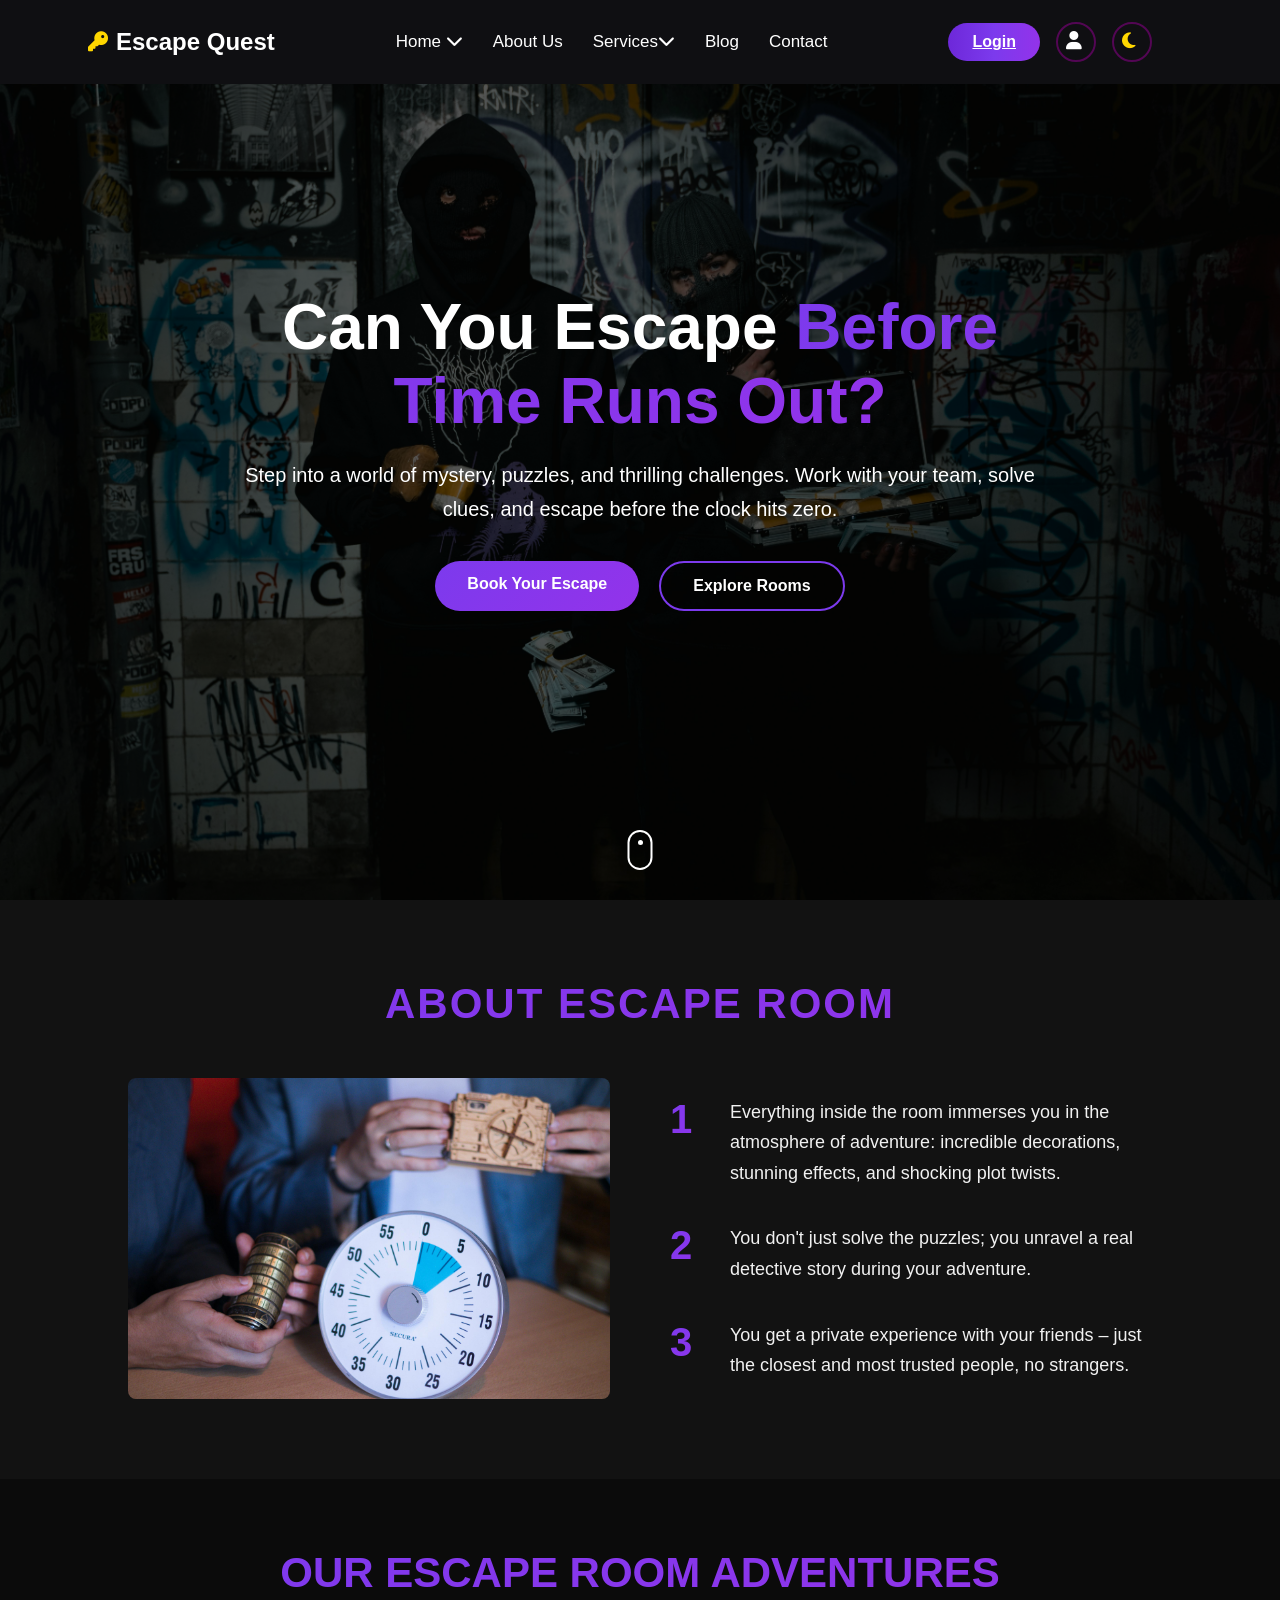
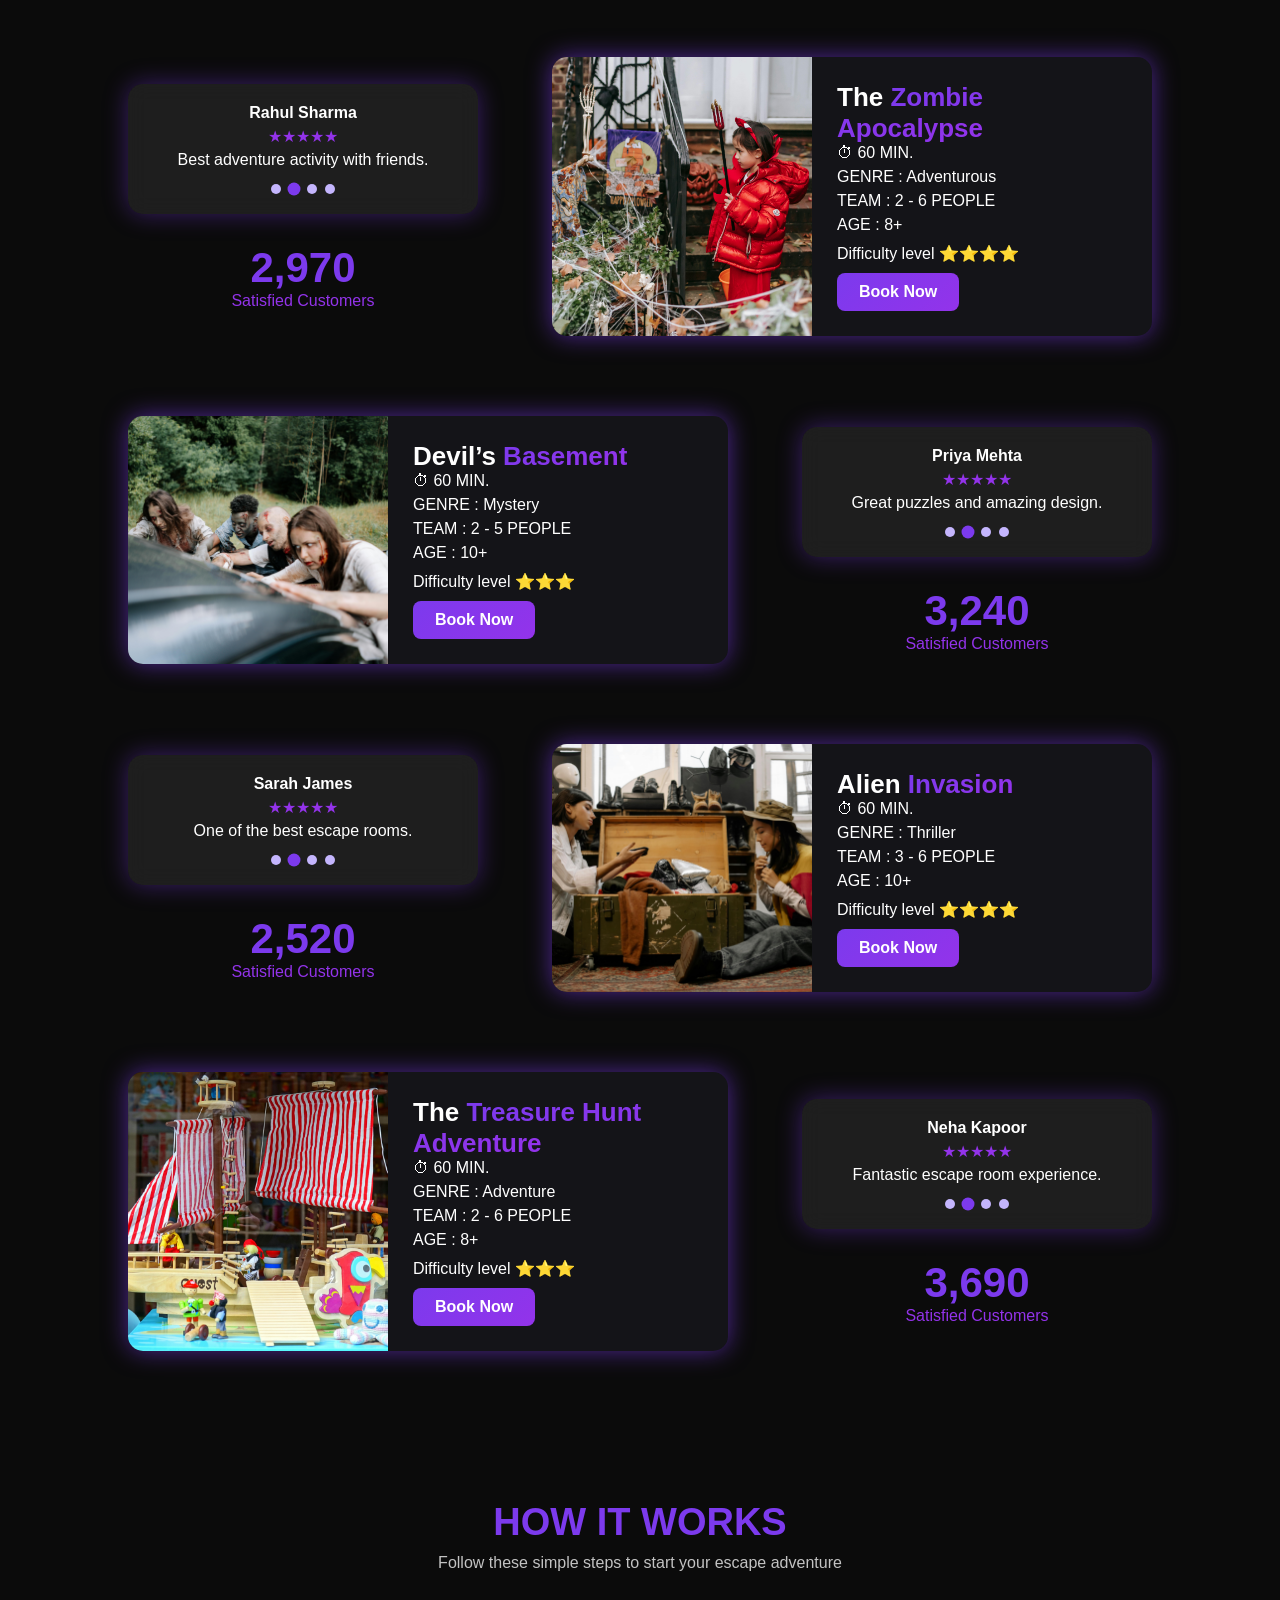
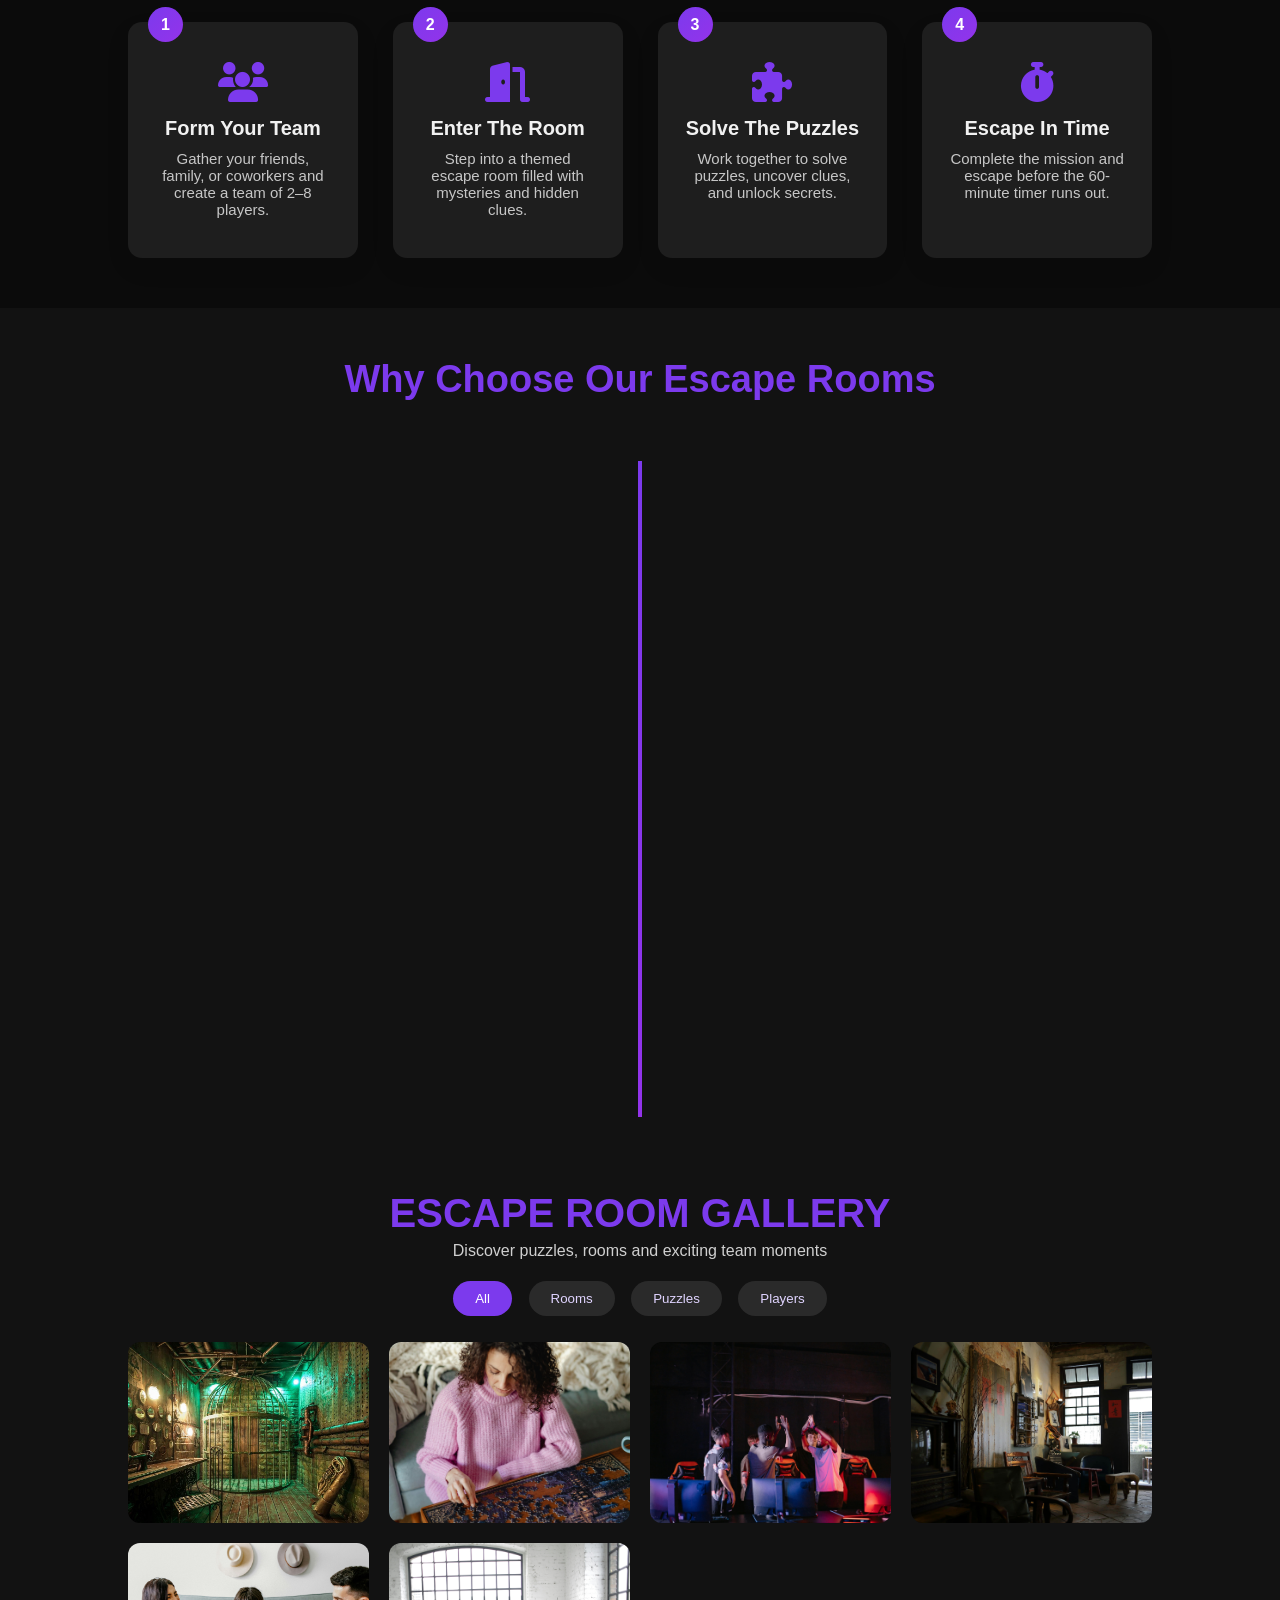
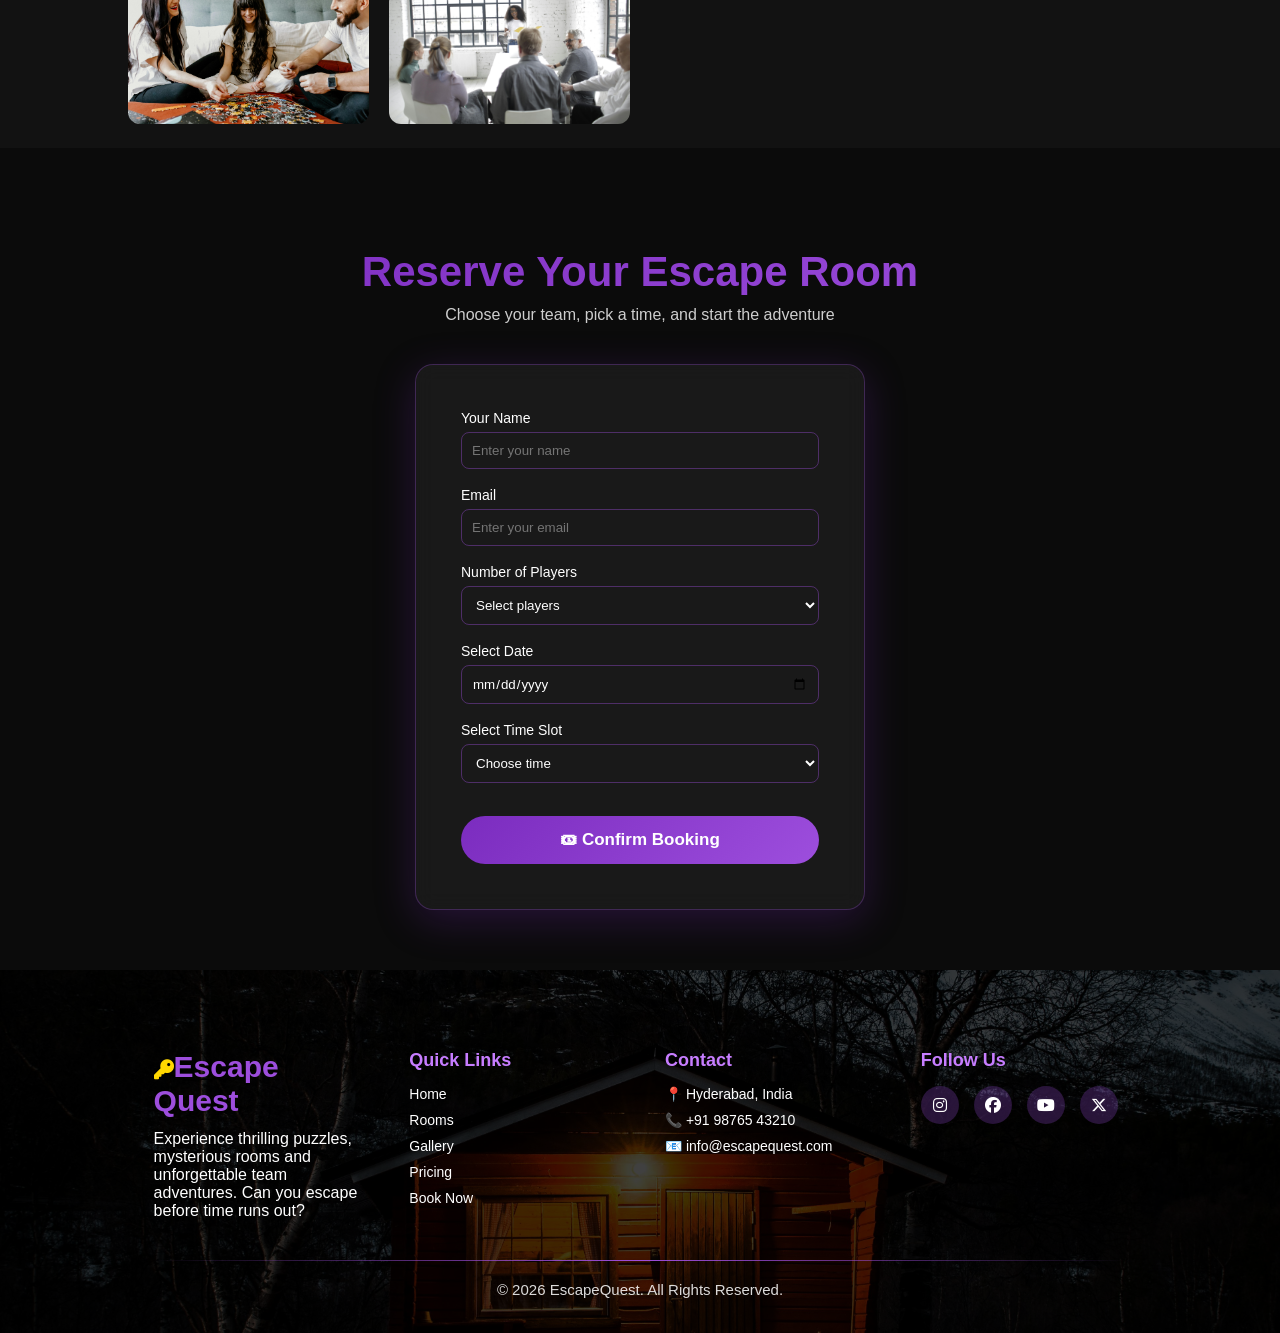
<file: index.html>
<!DOCTYPE html>
<html lang="en">
<head>
    <meta charset="UTF-8">
    <meta name="viewport" content="width=device-width, initial-scale=1.0">
    <title>Home</title>
    <link rel="stylesheet" href="index.css">

<link rel="stylesheet"
href="https://cdnjs.cloudflare.com/ajax/libs/font-awesome/6.5.1/css/all.min.css">
</head>
<body>
<header class="header" id="header">
 
<div class="logo">
<h2><i class="fa-solid fa-key logo-icon"></i>Escape Quest</h2>
</div>
 
<div class="menu-toggle" id="menuToggle">
<i class="fa-solid fa-bars"></i>
</div>
 
<ul class="nav-links" id="navLinks">
 
<li class="dropdown">
<a href="#">Home <i class="fa-solid fa-chevron-down"></i></a>
<ul class="dropdown-menu">
<li><a href="home2.html">Home 2</a></li>
</ul>
</li>
 
<li><a href="About Us.html">About Us</a></li>
 
<li class="dropdown">
<a href="services.html">Services<i class="fa-solid fa-chevron-down"></i></a>
<ul class="dropdown-menu">
<li><a href="servicedetails.html#rooms">Themes</a></li>
<li><a href="servicedetails.html#challenges">Team Challeneges</a></li>
<li><a href="servicedetails.html#events">Corporate Events</a></li>
</ul>
</li>
 
<li><a href="blogs.html">Blog</a></li>
<li><a href="Contact.html">Contact</a></li>
 
</ul>
 
<div class="nav-right">
<a href="login.html" class="login-btn">Login</a>
 
<a href="dashboard.html">
<i class="fa-solid fa-user admin-icon"></i>
</a>
 
<i class="fa-solid fa-moon theme-toggle" id="themeToggle"></i>
</div>
</header>
<script>
 
window.addEventListener("scroll", function(){
 
let header = document.getElementById("header");
 
if(window.scrollY > 50){
header.classList.add("scrolled");
}else{
header.classList.remove("scrolled");
}
 
});
 
const themeToggleBtn = document.getElementById("themeToggle");
 
themeToggleBtn.addEventListener("click", () => {
 
document.body.classList.toggle("light");
 
if(document.body.classList.contains("light")){
 
themeToggleBtn.classList.remove("fa-moon");
themeToggleBtn.classList.add("fa-sun");
 
}else{
 
themeToggleBtn.classList.remove("fa-sun");
themeToggleBtn.classList.add("fa-moon");
 
}
 
});
 
const menuToggle = document.getElementById("menuToggle");
const navLinks = document.getElementById("navLinks");
 
menuToggle.addEventListener("click", () => {
 
navLinks.classList.toggle("active");
 
});
 
document.querySelectorAll(".dropdown > a").forEach(item => {
 
item.addEventListener("click", function(e){
 
if(window.innerWidth < 640){
 
e.preventDefault();
this.parentElement.classList.toggle("active");
 
}
 
});
 
});
 
</script>

<section class="hero">

<div class="hero-image"></div>

<div class="hero-overlay"></div>

<div class="hero-content">

<h1 class="hero-title">
Can You Escape <span>Before Time Runs Out?</span>
</h1>

<p class="hero-text">
Step into a world of mystery, puzzles, and thrilling challenges.
Work with your team, solve clues, and escape before the clock hits zero.
</p>

<div class="hero-buttons">

<a href="#" class="hero-btn primary-btn">Book Your Escape</a>

<a href="#" class="hero-btn secondary-btn">Explore Rooms</a>

</div>

</div>

<div class="scroll-indicator">
<span></span>
</div>

</section>

<script>

document.addEventListener("DOMContentLoaded", function(){

const scrollBtn = document.querySelector(".scroll-indicator");

if(scrollBtn){
scrollBtn.addEventListener("click", function(){

window.scrollTo({
top: window.innerHeight,
behavior:"smooth"
});

});
}

});

</script>
<section class="private-adventure">

<h2 class="section-heading">ABOUT ESCAPE ROOM</h2>

<div class="adventure-container">

<div class="adventure-left">
<div class="adventure-image">
<img src="Images/adventure.jpg" alt="escape room adventure">
</div>

</div>


<div class="adventure-right">

<div class="adventure-item">
<span class="number">1</span>
<p>
Everything inside the room immerses you in the atmosphere of adventure:
incredible decorations, stunning effects, and shocking plot twists.
</p>
</div>

<div class="adventure-item">
<span class="number">2</span>
<p>
You don't just solve the puzzles; you unravel a real detective story
during your adventure.
</p>
</div>

<div class="adventure-item">
<span class="number">3</span>
<p>
You get a private experience with your friends – just the closest and
most trusted people, no strangers.
</p>
</div>

</div>

</div>

</section>

<section class="escape-rooms">

<h2 class="rooms-heading">OUR ESCAPE ROOM ADVENTURES</h2>


<div class="escape-row">

<div class="escape-testimonial">

<div class="review-card">

<div class="review active">
<h4>Shruti Sreekumar</h4>
<div class="stars">★★★★★</div>
<p>Amazing puzzles and fun experience!</p>
</div>

<div class="review">
<h4>Rahul Sharma</h4>
<div class="stars">★★★★★</div>
<p>Best adventure activity with friends.</p>
</div>

<div class="review">
<h4>Anjali Verma</h4>
<div class="stars">★★★★★</div>
<p>Highly recommended escape room!</p>
</div>

<div class="review">
<h4>David Lee</h4>
<div class="stars">★★★★★</div>
<p>Great teamwork challenge.</p>
</div>

<div class="testimonial-dots">
<span class="dot active"></span>
<span class="dot"></span>
<span class="dot"></span>
<span class="dot"></span>
</div>

</div>

<div class="customer-count">
<h2 class="counter" data-target="33000">0</h2>
<p>Satisfied Customers</p>
</div>

</div>


<div class="room-card">

<div class="room-image">
<img src="Images/zombie.jpg">
</div>

<div class="room-content">

<h3>The <span>Zombie Apocalypse</span></h3>

<ul>
<li>⏱ 60 MIN.</li>
<li>GENRE : Adventurous</li>
<li>TEAM : 2 - 6 PEOPLE</li>
<li>AGE : 8+</li>
</ul>

<p>Difficulty level ⭐⭐⭐⭐</p>

<button class="book-btn">Book Now</button>

</div>
</div>

</div>


<div class="escape-row reverse">

<div class="escape-testimonial">

<div class="review-card">

<div class="review active">
<h4>John Carter</h4>
<div class="stars">★★★★★</div>
<p>Mind blowing adventure.</p>
</div>

<div class="review">
<h4>Priya Mehta</h4>
<div class="stars">★★★★★</div>
<p>Great puzzles and amazing design.</p>
</div>

<div class="review">
<h4>Kevin Paul</h4>
<div class="stars">★★★★★</div>
<p>Perfect weekend activity.</p>
</div>

<div class="review">
<h4>Ritika Sharma</h4>
<div class="stars">★★★★★</div>
<p>Super fun escape challenge.</p>
</div>

<div class="testimonial-dots">
<span class="dot active"></span>
<span class="dot"></span>
<span class="dot"></span>
<span class="dot"></span>
</div>

</div>

<div class="customer-count">
<h2 class="counter" data-target="36000">0</h2>
<p>Satisfied Customers</p>
</div>


</div>


<div class="room-card">

<div class="room-image">
<img src="Images/basement.jpg">
</div>

<div class="room-content">

<h3>Devil’s<span> Basement</span></h3>

<ul>
<li>⏱ 60 MIN.</li>
<li>GENRE : Mystery</li>
<li>TEAM : 2 - 5 PEOPLE</li>
<li>AGE : 10+</li>
</ul>

<p>Difficulty level ⭐⭐⭐</p>

<button class="book-btn">Book Now</button>

</div>
</div>

</div>
<div class="escape-row">

<div class="escape-testimonial">

<div class="review-card">

<div class="review active">
<h4>Amit Singh</h4>
<div class="stars">★★★★★</div>
<p>Very immersive game!</p>
</div>

<div class="review">
<h4>Sarah James</h4>
<div class="stars">★★★★★</div>
<p>One of the best escape rooms.</p>
</div>

<div class="review">
<h4>Varun Patel</h4>
<div class="stars">★★★★★</div>
<p>Fun challenge for the team.</p>
</div>

<div class="review">
<h4>Lisa Wong</h4>
<div class="stars">★★★★★</div>
<p>Loved the puzzles.</p>
</div>
<div class="testimonial-dots">
<span class="dot active"></span>
<span class="dot"></span>
<span class="dot"></span>
<span class="dot"></span>
</div>

</div>

<div class="customer-count">
<h2 class="counter" data-target="28000">0</h2>
<p>Satisfied Customers</p>
</div>


</div>


<div class="room-card">

<div class="room-image">
<img src="Images/alien.jpg">
</div>

<div class="room-content">

<h3>Alien <span>Invasion</span></h3>

<ul>
<li>⏱ 60 MIN.</li>
<li>GENRE : Thriller</li>
<li>TEAM : 3 - 6 PEOPLE</li>
<li>AGE : 10+</li>
</ul>

<p>Difficulty level ⭐⭐⭐⭐</p>

<button class="book-btn">Book Now</button>

</div>
</div>

</div>


<div class="escape-row reverse">

<div class="escape-testimonial">

<div class="review-card">

<div class="review active">
<h4>Daniel Brown</h4>
<div class="stars">★★★★★</div>
<p>Very exciting adventure!</p>
</div>

<div class="review">
<h4>Neha Kapoor</h4>
<div class="stars">★★★★★</div>
<p>Fantastic escape room experience.</p>
</div>

<div class="review">
<h4>Chris Evans</h4>
<div class="stars">★★★★★</div>
<p>Perfect activity for groups.</p>
</div>

<div class="review">
<h4>Arjun Reddy</h4>
<div class="stars">★★★★★</div>
<p>Extremely fun and challenging.</p>
</div>

<div class="testimonial-dots">
<span class="dot active"></span>
<span class="dot"></span>
<span class="dot"></span>
<span class="dot"></span>
</div>

</div>

<div class="customer-count">
<h2 class="counter" data-target="41000">0</h2>
<p>Satisfied Customers</p>
</div>

</div>


<div class="room-card">

<div class="room-image">
<img src="Images/treasure.jpg">
</div>

<div class="room-content">

<h3>The <span>Treasure Hunt Adventure</span></h3>

<ul>
<li>⏱ 60 MIN.</li>
<li>GENRE : Adventure</li>
<li>TEAM : 2 - 6 PEOPLE</li>
<li>AGE : 8+</li>
</ul>

<p>Difficulty level ⭐⭐⭐</p>

<button class="book-btn">Book Now</button>

</div>
</div>

</div>


</section>

<script>


const reviewCards = document.querySelectorAll(".review-card");

reviewCards.forEach(card => {

const reviews = card.querySelectorAll(".review");
const dots = card.querySelectorAll(".dot");

let index = 0;



function showReview(i){

reviews.forEach(r => r.classList.remove("active"));
dots.forEach(d => d.classList.remove("active"));

reviews[i].classList.add("active");
dots[i].classList.add("active");

index = i;

}


dots.forEach((dot,i)=>{

dot.addEventListener("click",()=>{
showReview(i);
});

dot.addEventListener("mouseenter",()=>{
dots.forEach(d=>d.classList.remove("active"));
dot.classList.add("active");
});

});


setInterval(()=>{

index++;

if(index >= reviews.length){
index = 0;
}

showReview(index);

},3000);

});


const counters=document.querySelectorAll(".counter");

counters.forEach(counter=>{

const target=+counter.getAttribute("data-target");

let count=0;

function update(){

count+=target/200;

if(count<target){

counter.innerText=Math.floor(count).toLocaleString();

requestAnimationFrame(update);

}else{

counter.innerText=target.toLocaleString()+"+";

}

}

update();

});

</script>
<section class="how-it-works">

<h2 class="section-title">HOW IT WORKS</h2>
<p class="section-subtitle">Follow these simple steps to start your escape adventure</p>

<div class="steps-container">

<div class="step-card">
<div class="step-number">1</div>
<i class="fas fa-users step-icon"></i>
<h3>Form Your Team</h3>
<p>Gather your friends, family, or coworkers and create a team of 2–8 players.</p>
</div>

<div class="step-card">
<div class="step-number">2</div>
<i class="fas fa-door-open step-icon"></i>
<h3>Enter The Room</h3>
<p>Step into a themed escape room filled with mysteries and hidden clues.</p>
</div>

<div class="step-card">
<div class="step-number">3</div>
<i class="fas fa-puzzle-piece step-icon"></i>
<h3>Solve The Puzzles</h3>
<p>Work together to solve puzzles, uncover clues, and unlock secrets.</p>
</div>

<div class="step-card">
<div class="step-number">4</div>
<i class="fas fa-stopwatch step-icon"></i>
<h3>Escape In Time</h3>
<p>Complete the mission and escape before the 60-minute timer runs out.</p>
</div>

</div>

</section>
<section class="why-choose">

<h2 class="why-heading">Why Choose Our Escape Rooms</h2>

<div class="timeline">

<div class="timeline-item left">
<div class="timeline-content">
<h3>Unique Puzzles</h3>
<p>Every escape room is filled with creative puzzles that challenge logic, teamwork, and observation skills.</p>
</div>
</div>

<div class="timeline-item right">
<div class="timeline-content">
<h3>Immersive Experience</h3>
<p>Step into realistic themed environments with sound effects, lighting, and storytelling.</p>
</div>
</div>

<div class="timeline-item left">
<div class="timeline-content">
<h3>Safe Environment</h3>
<p>Our escape rooms are carefully designed and monitored to ensure a safe experience.</p>
</div>
</div>

<div class="timeline-item right">
<div class="timeline-content">
<h3>Perfect For Groups</h3>
<p>Great for friends, families, birthday celebrations, and corporate team-building events.</p>
</div>
</div>

</div>

</section>
<script>
    const timelineItems = document.querySelectorAll(".timeline-item");

const observer = new IntersectionObserver(entries=>{
entries.forEach(entry=>{
if(entry.isIntersecting){
entry.target.style.opacity="1";
entry.target.style.transform="translateY(0)";
}
});
},{threshold:0.2});

timelineItems.forEach(item=>{
item.style.opacity="0";
item.style.transform="translateY(40px)";
item.style.transition="0.6s ease";
observer.observe(item);
});
</script>
<section class="escape-gallery">

<h2 class="gallery-heading">ESCAPE ROOM GALLERY</h2>
<p class="gallery-desc">Discover puzzles, rooms and exciting team moments</p>

<div class="gallery-filter">
<button class="g-btn active" data-filter="all">All</button>
<button class="g-btn" data-filter="rooms">Rooms</button>
<button class="g-btn" data-filter="puzzles">Puzzles</button>
<button class="g-btn" data-filter="players">Players</button>
</div>

<div class="gallery-grid">

<div class="gallery-item rooms">
<img src="Images/room1.jpg" alt="">
<div class="overlay"><i class="fa-solid fa-magnifying-glass"></i></div>
</div>

<div class="gallery-item puzzles">
<img src="Images/puzzle1.jpg" alt="">
<div class="overlay"><i class="fa-solid fa-magnifying-glass"></i></div>
</div>

<div class="gallery-item players">
<img src="Images/team1.jpg" alt="">
<div class="overlay"><i class="fa-solid fa-magnifying-glass"></i></div>
</div>

<div class="gallery-item rooms">
<img src="Images/room2.jpg" alt="">
<div class="overlay"><i class="fa-solid fa-magnifying-glass"></i></div>
</div>

<div class="gallery-item puzzles">
<img src="Images/puzzle2.jpg" alt="">
<div class="overlay"><i class="fa-solid fa-magnifying-glass"></i></div>
</div>

<div class="gallery-item players">
<img src="Images/team2.jpg" alt="">
<div class="overlay"><i class="fa-solid fa-magnifying-glass"></i></div>
</div>

</div>

</section>



<div class="gallery-lightbox">
<span class="lightbox-close">&times;</span>
<img class="lightbox-img">
</div>
<script>
    const buttons = document.querySelectorAll(".g-btn");
const items = document.querySelectorAll(".gallery-item");
const grid = document.querySelector(".gallery-grid");

buttons.forEach(btn=>{

btn.addEventListener("click",()=>{

document.querySelector(".g-btn.active").classList.remove("active");
btn.classList.add("active");

const filter = btn.dataset.filter;

if(filter === "all"){
grid.classList.remove("filter-view");
}else{
grid.classList.add("filter-view");
}

items.forEach(item=>{

if(filter==="all" || item.classList.contains(filter)){
item.style.display="block";

setTimeout(()=>{
item.style.opacity="1";
item.style.transform="scale(1)";
},100);

}else{

item.style.opacity="0";
item.style.transform="scale(0.8)";

setTimeout(()=>{
item.style.display="none";
},300);

}

});

});

});


const lightbox = document.querySelector(".gallery-lightbox");
const lightImg = document.querySelector(".lightbox-img");
const closeBtn = document.querySelector(".lightbox-close");

items.forEach(item=>{

item.addEventListener("click",()=>{

const img = item.querySelector("img");

lightbox.style.display="flex";
lightImg.src = img.src;

});

});

closeBtn.addEventListener("click",()=>{
lightbox.style.display="none";
});
</script>

<section class="escape-booking-section">

<h2 class="escape-booking-title">Reserve Your Escape Room</h2>
<p class="escape-booking-sub">
Choose your team, pick a time, and start the adventure
</p>

<div class="escape-booking-container">

<form class="escape-booking-form" id="escapeBookingForm">

<div class="escape-booking-group">
<label>Your Name</label>
<input type="text" placeholder="Enter your name" required>
</div>

<div class="escape-booking-group">
<label>Email</label>
<input type="email" placeholder="Enter your email" required>
</div>

<div class="escape-booking-group">
<label>Number of Players</label>
<select required>
<option value="">Select players</option>
<option>2 - 4 Players</option>
<option>5 - 8 Players</option>
</select>
</div>

<div class="escape-booking-group">
<label>Select Date</label>
<input type="date" required>
</div>

<div class="escape-booking-group">
<label>Select Time Slot</label>
<select required>
<option value="">Choose time</option>
<option>10:00 AM</option>
<option>12:00 PM</option>
<option>2:00 PM</option>
<option>4:00 PM</option>
<option>6:00 PM</option>
<option>8:00 PM</option>
</select>
</div>

<button type="submit" class="escape-booking-btn">
🎟 Confirm Booking
</button>

</form>

</div>

<div class="escape-booking-success" id="escapeBookingSuccess">
🎉 Booking Successful! Get ready for your escape adventure.
</div>

</section>
<script>
    const escapeForm = document.getElementById("escapeBookingForm");
const escapeSuccess = document.getElementById("escapeBookingSuccess");

escapeForm.addEventListener("submit",function(e){

e.preventDefault();

escapeSuccess.style.display = "block";

escapeForm.reset();

});
</script>
<footer class="escape-footer">

<div class="escape-footer-overlay">

<div class="escape-footer-container">

<div class="escape-footer-col">
<h3 class="escape-footer-logo"><i class="fa-solid fa-key logo-icon"></i>Escape Quest</h3>
<p>
Experience thrilling puzzles, mysterious rooms and unforgettable team adventures.
Can you escape before time runs out?
</p>
</div>

<div class="escape-footer-col">
<h4>Quick Links</h4>
<ul>
<li><a href="#">Home</a></li>
<li><a href="#">Rooms</a></li>
<li><a href="#">Gallery</a></li>
<li><a href="#">Pricing</a></li>
<li><a href="#">Book Now</a></li>
</ul>
</div>

<div class="escape-footer-col">
<h4>Contact</h4>
<ul>
<li>📍 Hyderabad, India</li>
<li>📞 +91 98765 43210</li>
<li>📧 info@escapequest.com</li>
</ul>
</div>

<div class="escape-footer-col">
<h4>Follow Us</h4>

<div class="escape-footer-social">

<a><i class="fa-brands fa-instagram"></i></a>
<a><i class="fa-brands fa-facebook"></i></a>
<a><i class="fa-brands fa-youtube"></i></a>
<a><i class="fa-brands fa-x-twitter"></i></a>

</div>

</div>

</div>

<div class="escape-footer-divider"></div>

<div class="escape-footer-copy">
© 2026 EscapeQuest. All Rights Reserved.
</div>

</div>

</footer>
</body>
</html>
</file>
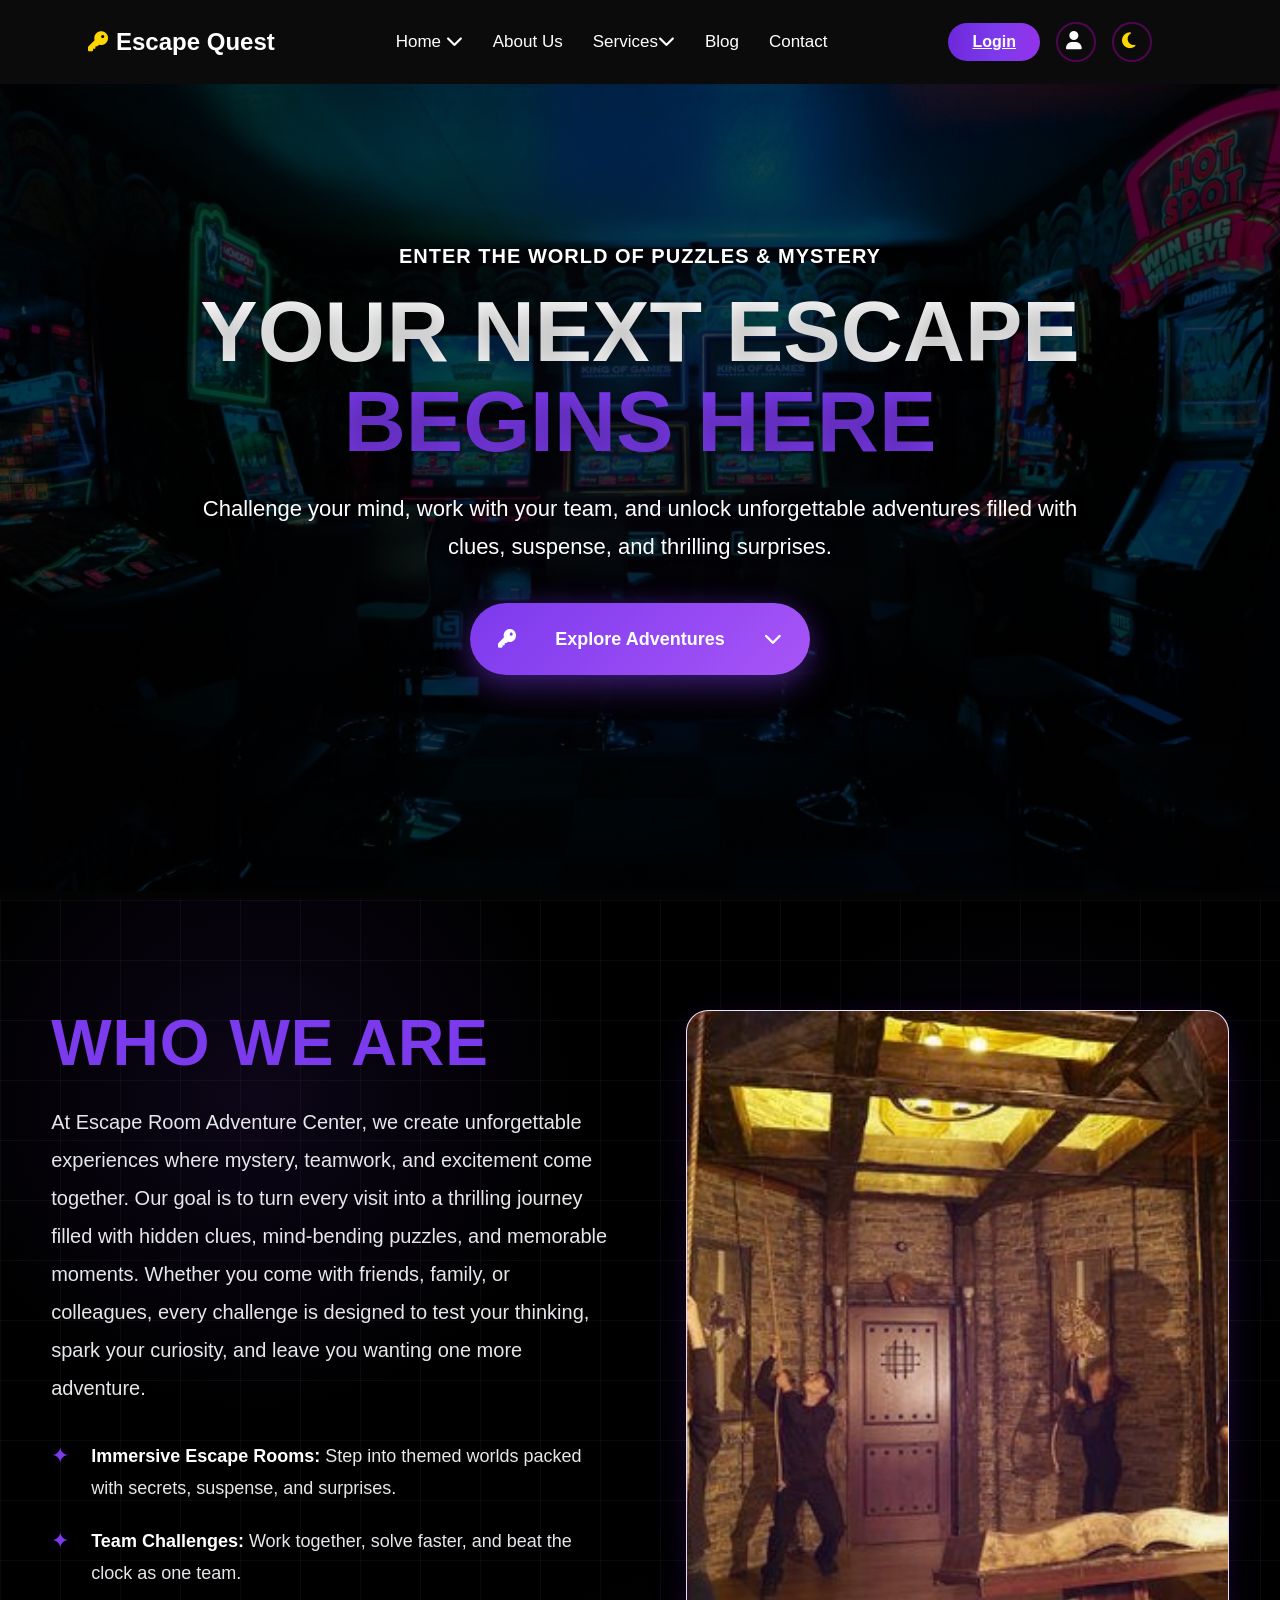
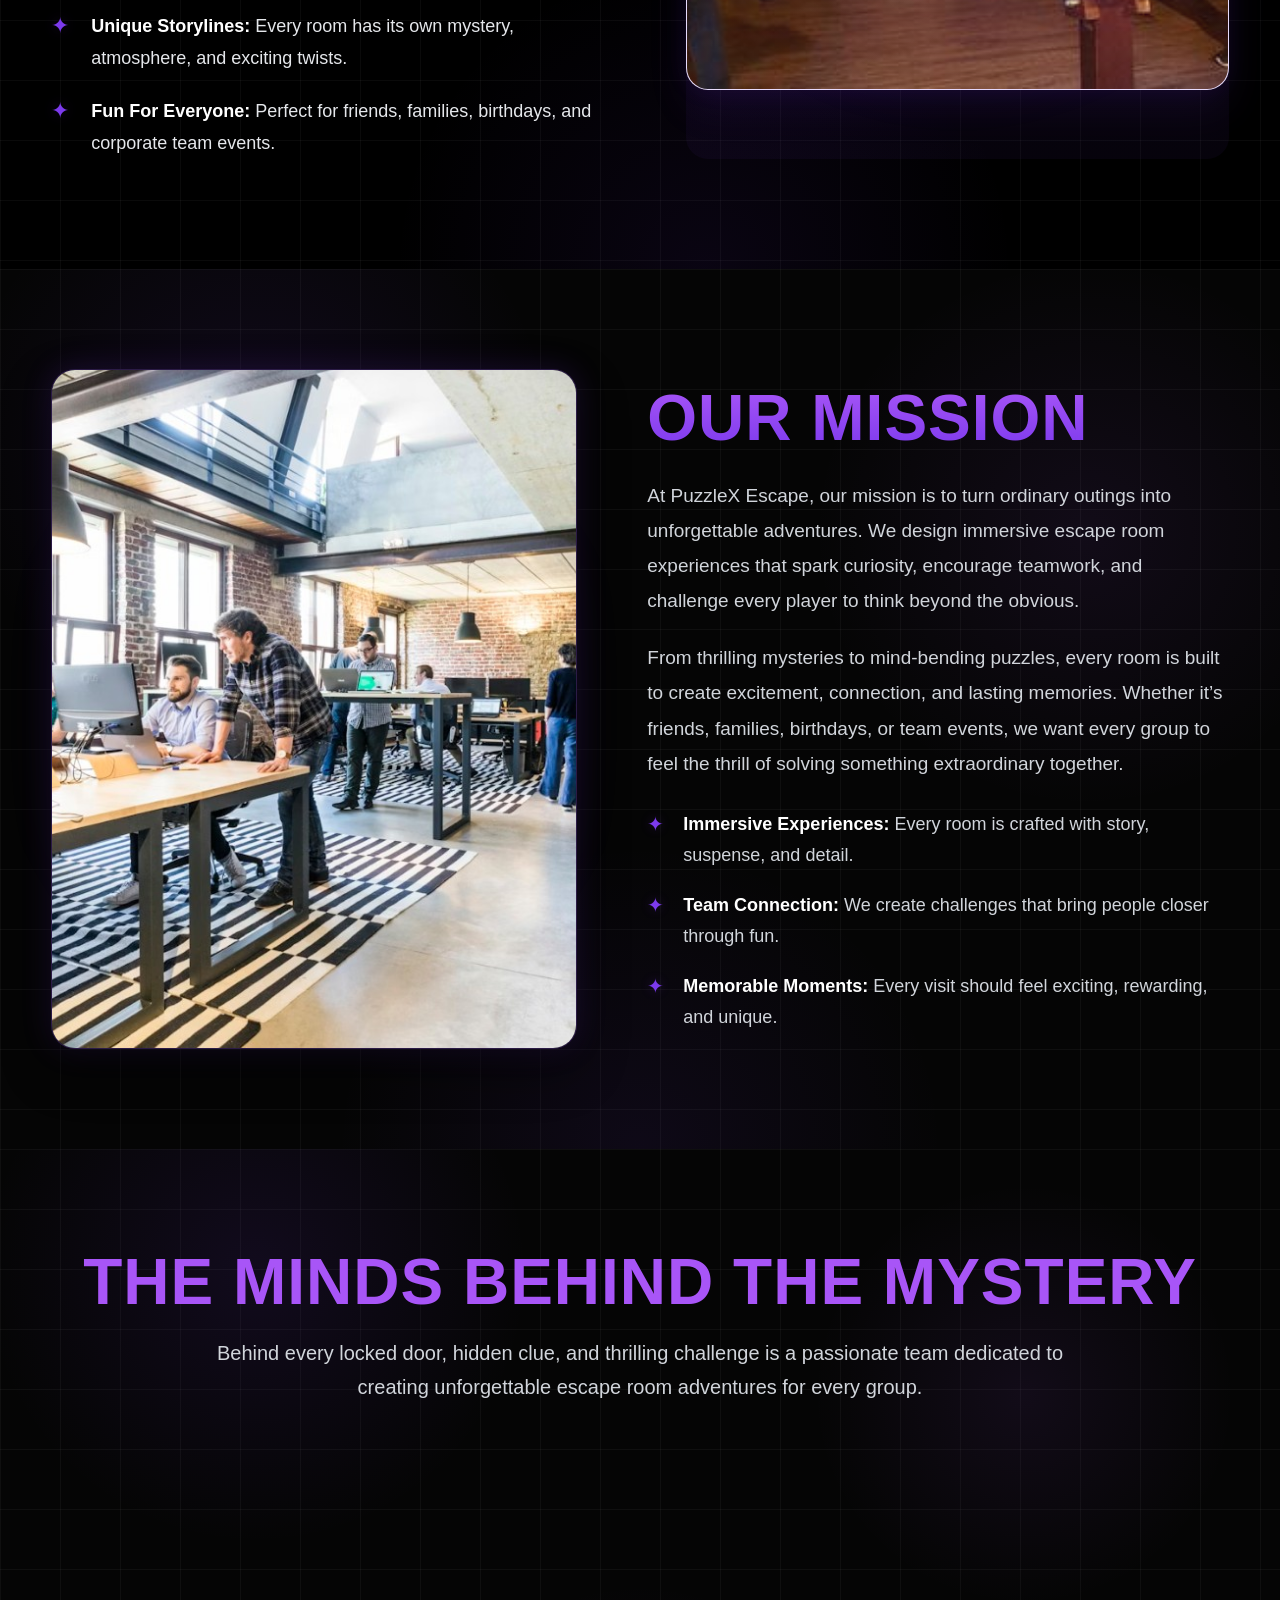
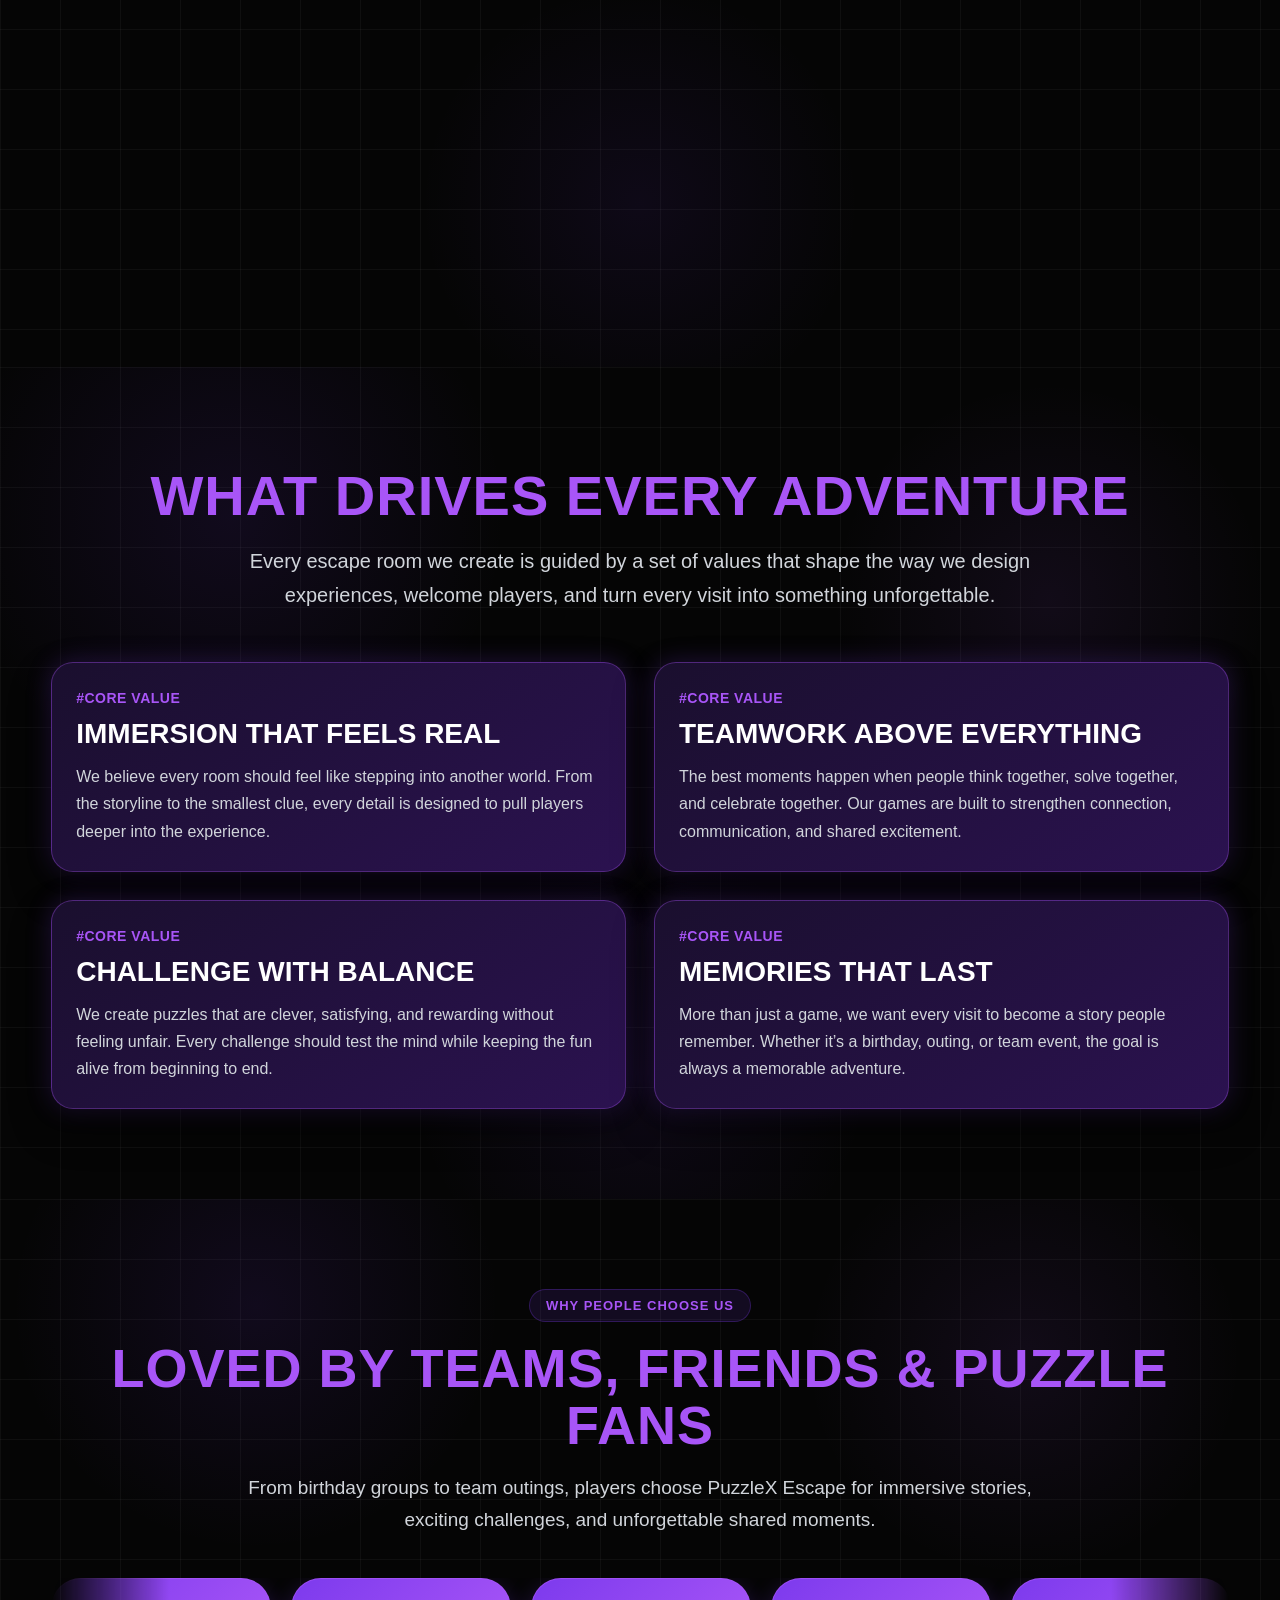
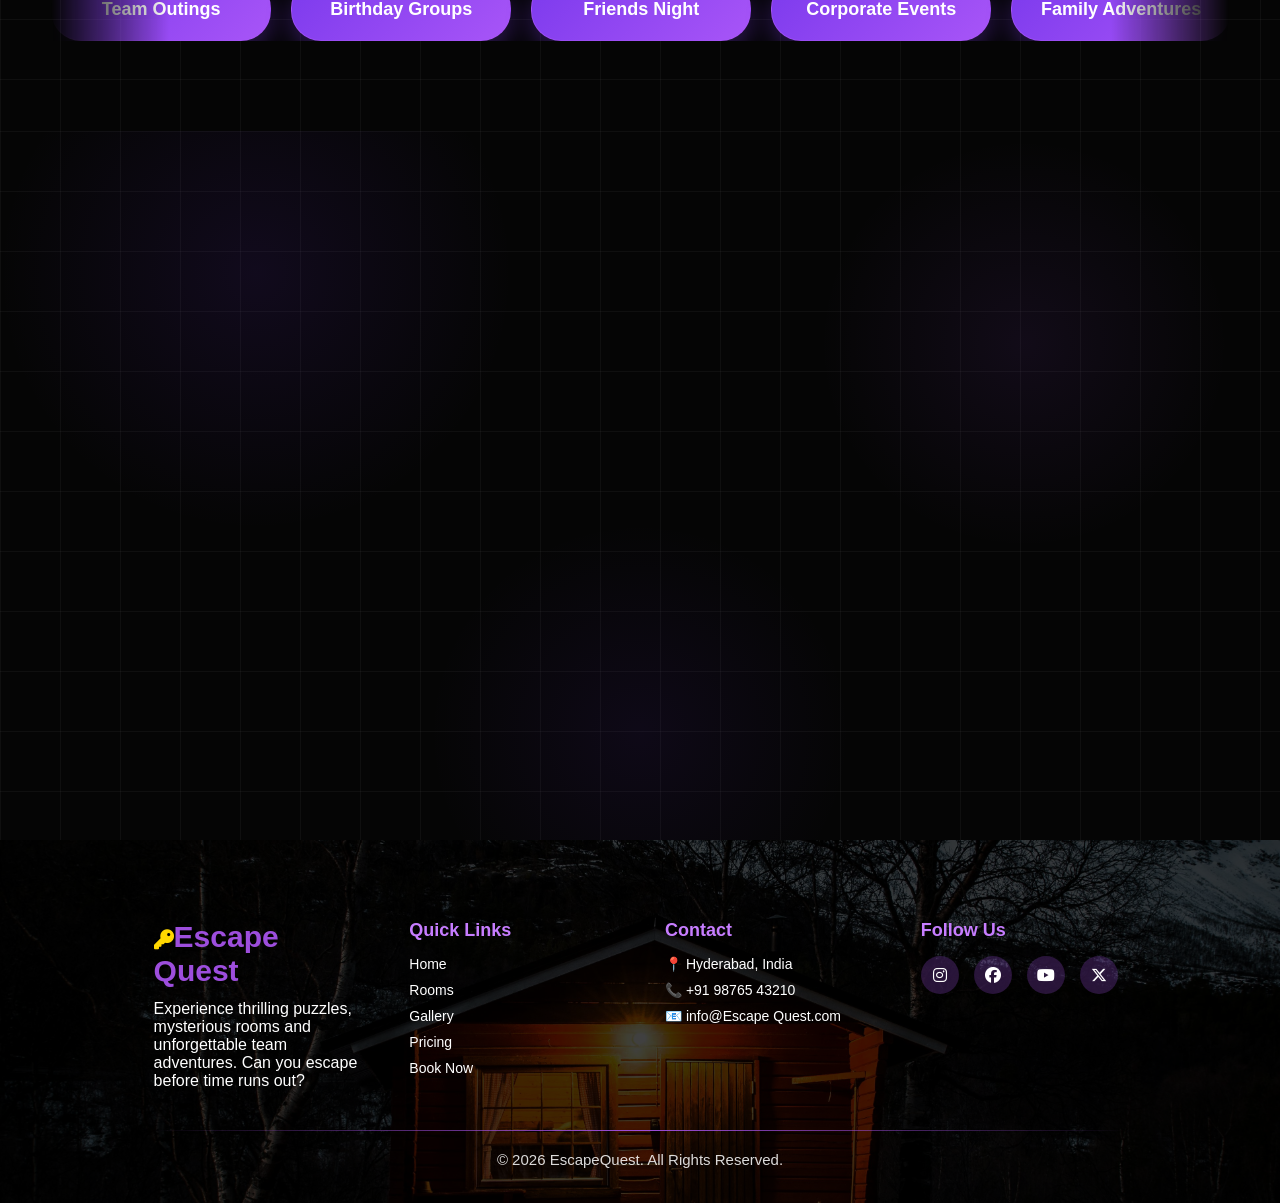
<file: About Us.html>
<!DOCTYPE html>
<html lang="en">
<head>
    <meta charset="UTF-8">
    <meta name="viewport" content="width=device-width, initial-scale=1.0">
    <title>About Us</title>
    <link rel="stylesheet" href="About Us.css">

<link rel="stylesheet"
href="https://cdnjs.cloudflare.com/ajax/libs/font-awesome/6.5.1/css/all.min.css">
</head>
<body>
<header class="header" id="header">
 
<div class="logo">
<h2><i class="fa-solid fa-key logo-icon"></i>Escape Quest</h2>
</div>
 
<div class="menu-toggle" id="menuToggle">
<i class="fa-solid fa-bars"></i>
</div>
 
<ul class="nav-links" id="navLinks">
 
<li class="dropdown">
<a href="index.html">Home <i class="fa-solid fa-chevron-down"></i></a>
<ul class="dropdown-menu">
<li><a href="home2.html">Home 2</a></li>
</ul>
</li>
 
<li><a href="About Us.html">About Us</a></li>
 
<li class="dropdown">
<a href="services.html">Services<i class="fa-solid fa-chevron-down"></i></a>
<ul class="dropdown-menu">
<li><a href="servicedetails.html#rooms">Themes</a></li>
<li><a href="servicedetails.html#challenges">Team Challeneges</a></li>
<li><a href="servicedetails.html#events">Corporate Events</a></li>
</ul>
</li>
 
<li><a href="blogs.html">Blog</a></li>
<li><a href="Contact.html">Contact</a></li>
 
</ul>
 
<div class="nav-right">
<a href="login.html" class="login-btn">Login</a>
 
<a href="dashboard.html">
<i class="fa-solid fa-user admin-icon"></i>
</a>
 
<i class="fa-solid fa-moon theme-toggle" id="themeToggle"></i>
</div>
</header>
<section class="adventure-hero">
  <div class="adventure-overlay"></div>
  <div class="adventure-particles"></div>

  <div class="adventure-content">
    <p class="adventure-top">ENTER THE WORLD OF PUZZLES & MYSTERY</p>

    <h1>YOUR NEXT ESCAPE BEGINS HERE</h1>

    <p class="adventure-text">
      Challenge your mind, work with your team, and unlock unforgettable adventures
      filled with clues, suspense, and thrilling surprises.
    </p>

    <div class="adventure-action">
      <button class="adventure-btn" id="adventureBtn">
        <span class="btn-icon"><i class="fa-solid fa-key"></i></span>
        <span class="btn-text">Explore Adventures</span>
        <span class="btn-arrow"><i class="fa-solid fa-chevron-down"></i></span>
      </button>

      <div class="adventure-dropdown" id="adventureDropdown">
        <a href="Service Details.html">Escape Rooms</a>
        <a href="Service Details.html">Game Show Rooms</a>
        <a href="About Us.html#team">Team Challenges</a>
        <a href="contact.html">Book Your Visit</a>
      </div>
    </div>
  </div>
</section>


<section class="about-story" id="aboutStory">
  <div class="about-story-container">

    <div class="about-story-content">
      <h2>WHO WE ARE</h2>

      <p class="about-desc">
        At Escape Room Adventure Center, we create unforgettable experiences
        where mystery, teamwork, and excitement come together. Our goal is to
        turn every visit into a thrilling journey filled with hidden clues,
        mind-bending puzzles, and memorable moments. Whether you come with
        friends, family, or colleagues, every challenge is designed to test
        your thinking, spark your curiosity, and leave you wanting one more
        adventure.
      </p>

      <div class="about-points">
        <div class="about-point">
          <span class="star">✦</span>
          <p><strong>Immersive Escape Rooms:</strong> Step into themed worlds packed with secrets, suspense, and surprises.</p>
        </div>

        <div class="about-point">
          <span class="star">✦</span>
          <p><strong>Team Challenges:</strong> Work together, solve faster, and beat the clock as one team.</p>
        </div>

        <div class="about-point">
          <span class="star">✦</span>
          <p><strong>Unique Storylines:</strong> Every room has its own mystery, atmosphere, and exciting twists.</p>
        </div>

        <div class="about-point">
          <span class="star">✦</span>
          <p><strong>Fun For Everyone:</strong> Perfect for friends, families, birthdays, and corporate team events.</p>
        </div>
      </div>
    </div>

    <div class="about-story-image">
      <img src="Images/about-team.jpg" alt="Team solving puzzles together">
      <div class="image-glow"></div>
    </div>

  </div>
</section>



<section class="mission-section" id="missionSection">
  <div class="mission-container">

    <div class="mission-image">
      <img src="Images/mission-room.jpg" alt="Escape room mission">
    </div>

    <div class="mission-content">
      
      <h2>OUR MISSION</h2>

      <p>
        At PuzzleX Escape, our mission is to turn ordinary outings into unforgettable
        adventures. We design immersive escape room experiences that spark curiosity,
        encourage teamwork, and challenge every player to think beyond the obvious.
      </p>

      <p>
        From thrilling mysteries to mind-bending puzzles, every room is built to create
        excitement, connection, and lasting memories. Whether it’s friends, families,
        birthdays, or team events, we want every group to feel the thrill of solving
        something extraordinary together.
      </p>

      <div class="mission-highlights">
        <div class="mission-point">
          <span>✦</span>
          <p><strong>Immersive Experiences:</strong> Every room is crafted with story, suspense, and detail.</p>
        </div>

        <div class="mission-point">
          <span>✦</span>
          <p><strong>Team Connection:</strong> We create challenges that bring people closer through fun.</p>
        </div>

        <div class="mission-point">
          <span>✦</span>
          <p><strong>Memorable Moments:</strong> Every visit should feel exciting, rewarding, and unique.</p>
        </div>
      </div>
    </div>

  </div>
</section>



<section class="team-section" id="team">
  <div class="team-container">
   

    <h2 class="team-title">THE MINDS BEHIND THE MYSTERY</h2>

    <p class="team-subtitle">
      Behind every locked door, hidden clue, and thrilling challenge is a passionate
      team dedicated to creating unforgettable escape room adventures for every group.
    </p>

    <div class="team-grid">
      <div class="team-card">
        <div class="team-img-wrap">
          <img src="Images/teams1.jpg" alt="Team member">
        </div>
        <h3>Alex Carter</h3>
        <p class="team-role">Creative Director</p>
        <p class="team-desc">
          Designs immersive storylines, room concepts, and unforgettable adventure themes.
        </p>
      </div>

      <div class="team-card">
        <div class="team-img-wrap">
          <img src="Images/teams2.jpg" alt="Team member">
        </div>
        <h3>Maya Patel</h3>
        <p class="team-role">Puzzle Designer</p>
        <p class="team-desc">
          Crafts clever clues and mind-bending puzzles that keep every team engaged.
        </p>
      </div>

      <div class="team-card">
        <div class="team-img-wrap">
          <img src="Images/team3.jpg" alt="Team member">
        </div>
        <h3>Ryan Lewis</h3>
        <p class="team-role">Game Master Lead</p>
        <p class="team-desc">
          Brings each experience to life and ensures every mission feels exciting and smooth.
        </p>
      </div>

      <div class="team-card">
        <div class="team-img-wrap">
          <img src="Images/team4.jpg" alt="Team member">
        </div>
        <h3>Sophia Reed</h3>
        <p class="team-role">Experience Manager</p>
        <p class="team-desc">
          Focuses on guest experience, team energy, and making every visit memorable.
        </p>
      </div>
    </div>
  </div>
</section>



<section class="values-section" id="coreValues">
  <div class="values-container">
    

    <h2 class="values-title">WHAT DRIVES EVERY ADVENTURE</h2>

    <p class="values-subtitle">
      Every escape room we create is guided by a set of values that shape the way
      we design experiences, welcome players, and turn every visit into something unforgettable.
    </p>

    <div class="values-grid">

      <div class="value-card">
        <span class="value-mini">#CORE VALUE</span>
        <h3>IMMERSION THAT FEELS REAL</h3>
        <p>
          We believe every room should feel like stepping into another world.
          From the storyline to the smallest clue, every detail is designed to
          pull players deeper into the experience.
        </p>
      </div>

      <div class="value-card">
        <span class="value-mini">#CORE VALUE</span>
        <h3>TEAMWORK ABOVE EVERYTHING</h3>
        <p>
          The best moments happen when people think together, solve together,
          and celebrate together. Our games are built to strengthen connection,
          communication, and shared excitement.
        </p>
      </div>

      <div class="value-card">
        <span class="value-mini">#CORE VALUE</span>
        <h3>CHALLENGE WITH BALANCE</h3>
        <p>
          We create puzzles that are clever, satisfying, and rewarding without
          feeling unfair. Every challenge should test the mind while keeping the
          fun alive from beginning to end.
        </p>
      </div>

      <div class="value-card">
        <span class="value-mini">#CORE VALUE</span>
        <h3>MEMORIES THAT LAST</h3>
        <p>
          More than just a game, we want every visit to become a story people
          remember. Whether it’s a birthday, outing, or team event, the goal is
          always a memorable adventure.
        </p>
      </div>

    </div>
  </div>
</section>




<section class="trusted-section" id="trusted">
  <div class="trusted-container">
    <span class="trusted-tag">Why People Choose Us</span>
    <h2 class="trusted-title">LOVED BY TEAMS, FRIENDS & PUZZLE FANS</h2>
    <p class="trusted-subtitle">
      From birthday groups to team outings, players choose PuzzleX Escape for
      immersive stories, exciting challenges, and unforgettable shared moments.
    </p>

    <div class="trusted-slider">
      <div class="trusted-track">
        <div class="trusted-item">Team Outings</div>
        <div class="trusted-item">Birthday Groups</div>
        <div class="trusted-item">Friends Night</div>
        <div class="trusted-item">Corporate Events</div>
        <div class="trusted-item">Family Adventures</div>
        <div class="trusted-item">Puzzle Lovers</div>

        <div class="trusted-item">Team Outings</div>
        <div class="trusted-item">Birthday Groups</div>
        <div class="trusted-item">Friends Night</div>
        <div class="trusted-item">Corporate Events</div>
        <div class="trusted-item">Family Adventures</div>
        <div class="trusted-item">Puzzle Lovers</div>
      </div>
    </div>
  </div>
</section>




<section class="testimonials-section" id="testimonials">
  <div class="testimonials-container">

   
    <h2 class="testimonials-title">WHAT OUR PLAYERS SAY</h2>
    <p class="testimonials-subtitle">
      Every escape tells a story. Here’s what players are saying about their
      thrilling, puzzle-filled adventures with us.
    </p>

    <div class="testimonials-slider">
      <button class="testimonial-arrow prev" id="testimonialPrev">
        <i class="fa-solid fa-chevron-left"></i>
      </button>

      <div class="testimonials-track-wrap">
        <div class="testimonials-track" id="testimonialsTrack">

          <div class="testimonial-card">
            <div class="testimonial-stars">★★★★★</div>
            <p class="testimonial-text">
              One of the best escape room experiences we’ve had. The puzzles were
              clever, the atmosphere was amazing, and our whole group had so much fun.
            </p>
            <div class="testimonial-user">
              <img src="Images/testimonial1.jpg" alt="Customer photo">
              <div>
                <h4>Priya Reddy</h4>
                <span>Birthday Group</span>
              </div>
            </div>
          </div>

          <div class="testimonial-card">
            <div class="testimonial-stars">★★★★★</div>
            <p class="testimonial-text">
              Perfect for team bonding. Everyone had a role, and solving the clues
              together made the experience exciting from start to finish.
            </p>
            <div class="testimonial-user">
              <img src="Images/testimonial2.jpg" alt="Customer photo">
              <div>
                <h4>Arjun Mehta</h4>
                <span>Corporate Team</span>
              </div>
            </div>
          </div>

          <div class="testimonial-card">
            <div class="testimonial-stars">★★★★★</div>
            <p class="testimonial-text">
              The storytelling and room design were incredible. It felt like stepping
              into a real mystery movie. We’re already planning our next visit.
            </p>
            <div class="testimonial-user">
              <img src="Images/testimonial3.jpg" alt="Customer photo">
              <div>
                <h4>Sneha Kapoor</h4>
                <span>Friends Night</span>
              </div>
            </div>
          </div>

          <div class="testimonial-card">
            <div class="testimonial-stars">★★★★★</div>
            <p class="testimonial-text">
              Challenging, exciting, and so satisfying when the clues started coming
              together. Easily one of the most memorable activities we’ve done.
            </p>
            <div class="testimonial-user">
              <img src="Images/testimonial4.jpg" alt="Customer photo">
              <div>
                <h4>Rahul Verma</h4>
                <span>Puzzle Lover</span>
              </div>
            </div>
          </div>

        </div>
      </div>

      <button class="testimonial-arrow next" id="testimonialNext">
        <i class="fa-solid fa-chevron-right"></i>
      </button>
    </div>

    <div class="testimonial-dots" id="testimonialDots">
      <button class="dot active"></button>
      <button class="dot"></button>
      <button class="dot"></button>
      <button class="dot"></button>
    </div>

  </div>
</section>


<footer class="escape-footer">
 
<div class="escape-footer-overlay">
 
<div class="escape-footer-container">
 
<div class="escape-footer-col">
<h3 class="escape-footer-logo"><i class="fa-solid fa-key logo-icon"></i>Escape Quest</h3>
<p>
Experience thrilling puzzles, mysterious rooms and unforgettable team adventures.
Can you escape before time runs out?
</p>
</div>
 
<div class="escape-footer-col">
<h4>Quick Links</h4>
<ul>
<li><a href="#">Home</a></li>
<li><a href="#">Rooms</a></li>
<li><a href="#">Gallery</a></li>
<li><a href="#">Pricing</a></li>
<li><a href="#">Book Now</a></li>
</ul>
</div>
 
<div class="escape-footer-col">
<h4>Contact</h4>
<ul>
<li>📍 Hyderabad, India</li>
<li>📞 +91 98765 43210</li>
<li>📧 info@Escape Quest.com</li>
</ul>
</div>
 
<div class="escape-footer-col">
<h4>Follow Us</h4>
 
<div class="escape-footer-social">
 
<a><i class="fa-brands fa-instagram"></i></a>
<a><i class="fa-brands fa-facebook"></i></a>
<a><i class="fa-brands fa-youtube"></i></a>
<a><i class="fa-brands fa-x-twitter"></i></a>
 
</div>
 
</div>
 
</div>
 
<div class="escape-footer-divider"></div>
 
<div class="escape-footer-copy">
© 2026 EscapeQuest. All Rights Reserved.
</div>
 
</div>
 
</footer>
<script>
 
window.addEventListener("scroll", function () {
  const header = document.getElementById("header");

  if (header) {
    if (window.scrollY > 50) {
      header.classList.add("scrolled");
    } else {
      header.classList.remove("scrolled");
    }
  }
});

document.addEventListener("DOMContentLoaded", () => {

  const themeToggleBtn = document.getElementById("themeToggle");

  if (themeToggleBtn) {
    themeToggleBtn.addEventListener("click", () => {
      document.body.classList.toggle("light");

      if (document.body.classList.contains("light")) {
        themeToggleBtn.classList.remove("fa-moon");
        themeToggleBtn.classList.add("fa-sun");
      } else {
        themeToggleBtn.classList.remove("fa-sun");
        themeToggleBtn.classList.add("fa-moon");
      }
    });
  }


  const menuToggle = document.getElementById("menuToggle");
  const navLinks = document.getElementById("navLinks");

  if (menuToggle && navLinks) {
    menuToggle.addEventListener("click", () => {
      navLinks.classList.toggle("active");
    });
  }


  document.querySelectorAll(".dropdown > a").forEach((item) => {
    item.addEventListener("click", function (e) {
      if (window.innerWidth < 640) {
        e.preventDefault();
        this.parentElement.classList.toggle("active");
      }
    });
  });


  const section = document.querySelector(".about-story");

  if (section) {
    const observer = new IntersectionObserver(
      (entries) => {
        entries.forEach((entry) => {
          if (entry.isIntersecting) {
            section.classList.add("show-story");
          }
        });
      },
      { threshold: 0.2 }
    );

    observer.observe(section);
  }
});
 






document.addEventListener("DOMContentLoaded", () => {
  const adventureBtn = document.getElementById("adventureBtn");
  const adventureDropdown = document.getElementById("adventureDropdown");
  const adventureAction = document.querySelector(".adventure-action");

  if (adventureBtn && adventureDropdown && adventureAction) {
    adventureBtn.addEventListener("click", (e) => {
      e.stopPropagation();
      adventureAction.classList.toggle("open");
    });

    document.addEventListener("click", (e) => {
      if (!adventureAction.contains(e.target)) {
        adventureAction.classList.remove("open");
      }
    });
  }
});






document.addEventListener("DOMContentLoaded", () => {
  const missionSection = document.querySelector(".mission-section");

  if (missionSection) {
    const observer = new IntersectionObserver(
      (entries) => {
        entries.forEach((entry) => {
          if (entry.isIntersecting) {
            missionSection.classList.add("show-mission");
          }
        });
      },
      { threshold: 0.2 }
    );

    observer.observe(missionSection);
  }
});








document.addEventListener("DOMContentLoaded", () => {
  const teamSection = document.querySelector(".team-section");

  if (teamSection) {
    const observer = new IntersectionObserver(
      (entries) => {
        entries.forEach((entry) => {
          if (entry.isIntersecting) {
            teamSection.classList.add("show-team");
          }
        });
      },
      { threshold: 0.18 }
    );

    observer.observe(teamSection);
  }
});







document.addEventListener("DOMContentLoaded", () => {
  const valuesSection = document.querySelector(".values-section");

  if (valuesSection) {
    const observer = new IntersectionObserver(
      (entries) => {
        entries.forEach((entry) => {
          if (entry.isIntersecting) {
            valuesSection.classList.add("show-values");
          }
        });
      },
      { threshold: 0.15 }
    );

    observer.observe(valuesSection);
  }
});








document.addEventListener("DOMContentLoaded", () => {
  const trustedSection = document.querySelector(".trusted-section");

  if (trustedSection) {
    const observer = new IntersectionObserver(
      (entries) => {
        entries.forEach((entry) => {
          if (entry.isIntersecting) {
            trustedSection.classList.add("show-trusted");
          }
        });
      },
      { threshold: 0.15 }
    );

    observer.observe(trustedSection);
  }
});







document.addEventListener("DOMContentLoaded", () => {
  const section = document.querySelector(".testimonials-section");
  const track = document.getElementById("testimonialsTrack");
  const prevBtn = document.getElementById("testimonialPrev");
  const nextBtn = document.getElementById("testimonialNext");
  const dots = document.querySelectorAll("#testimonialDots .dot");
  const cards = document.querySelectorAll(".testimonial-card");

  let currentIndex = 0;
  const totalSlides = cards.length;

  function updateSlider() {
    track.style.transform = `translateX(-${currentIndex * 100}%)`;

    dots.forEach((dot, index) => {
      dot.classList.toggle("active", index === currentIndex);
    });
  }

  if (nextBtn) {
    nextBtn.addEventListener("click", () => {
      currentIndex = (currentIndex + 1) % totalSlides;
      updateSlider();
    });
  }

  if (prevBtn) {
    prevBtn.addEventListener("click", () => {
      currentIndex = (currentIndex - 1 + totalSlides) % totalSlides;
      updateSlider();
    });
  }

  dots.forEach((dot, index) => {
    dot.addEventListener("click", () => {
      currentIndex = index;
      updateSlider();
    });
  });

  setInterval(() => {
    currentIndex = (currentIndex + 1) % totalSlides;
    updateSlider();
  }, 5000);

  if (section) {
    const observer = new IntersectionObserver(
      (entries) => {
        entries.forEach((entry) => {
          if (entry.isIntersecting) {
            section.classList.add("show-testimonials");
          }
        });
      },
      { threshold: 0.18 }
    );

    observer.observe(section);
  }
});
</script>
</body>
</html>
</file>
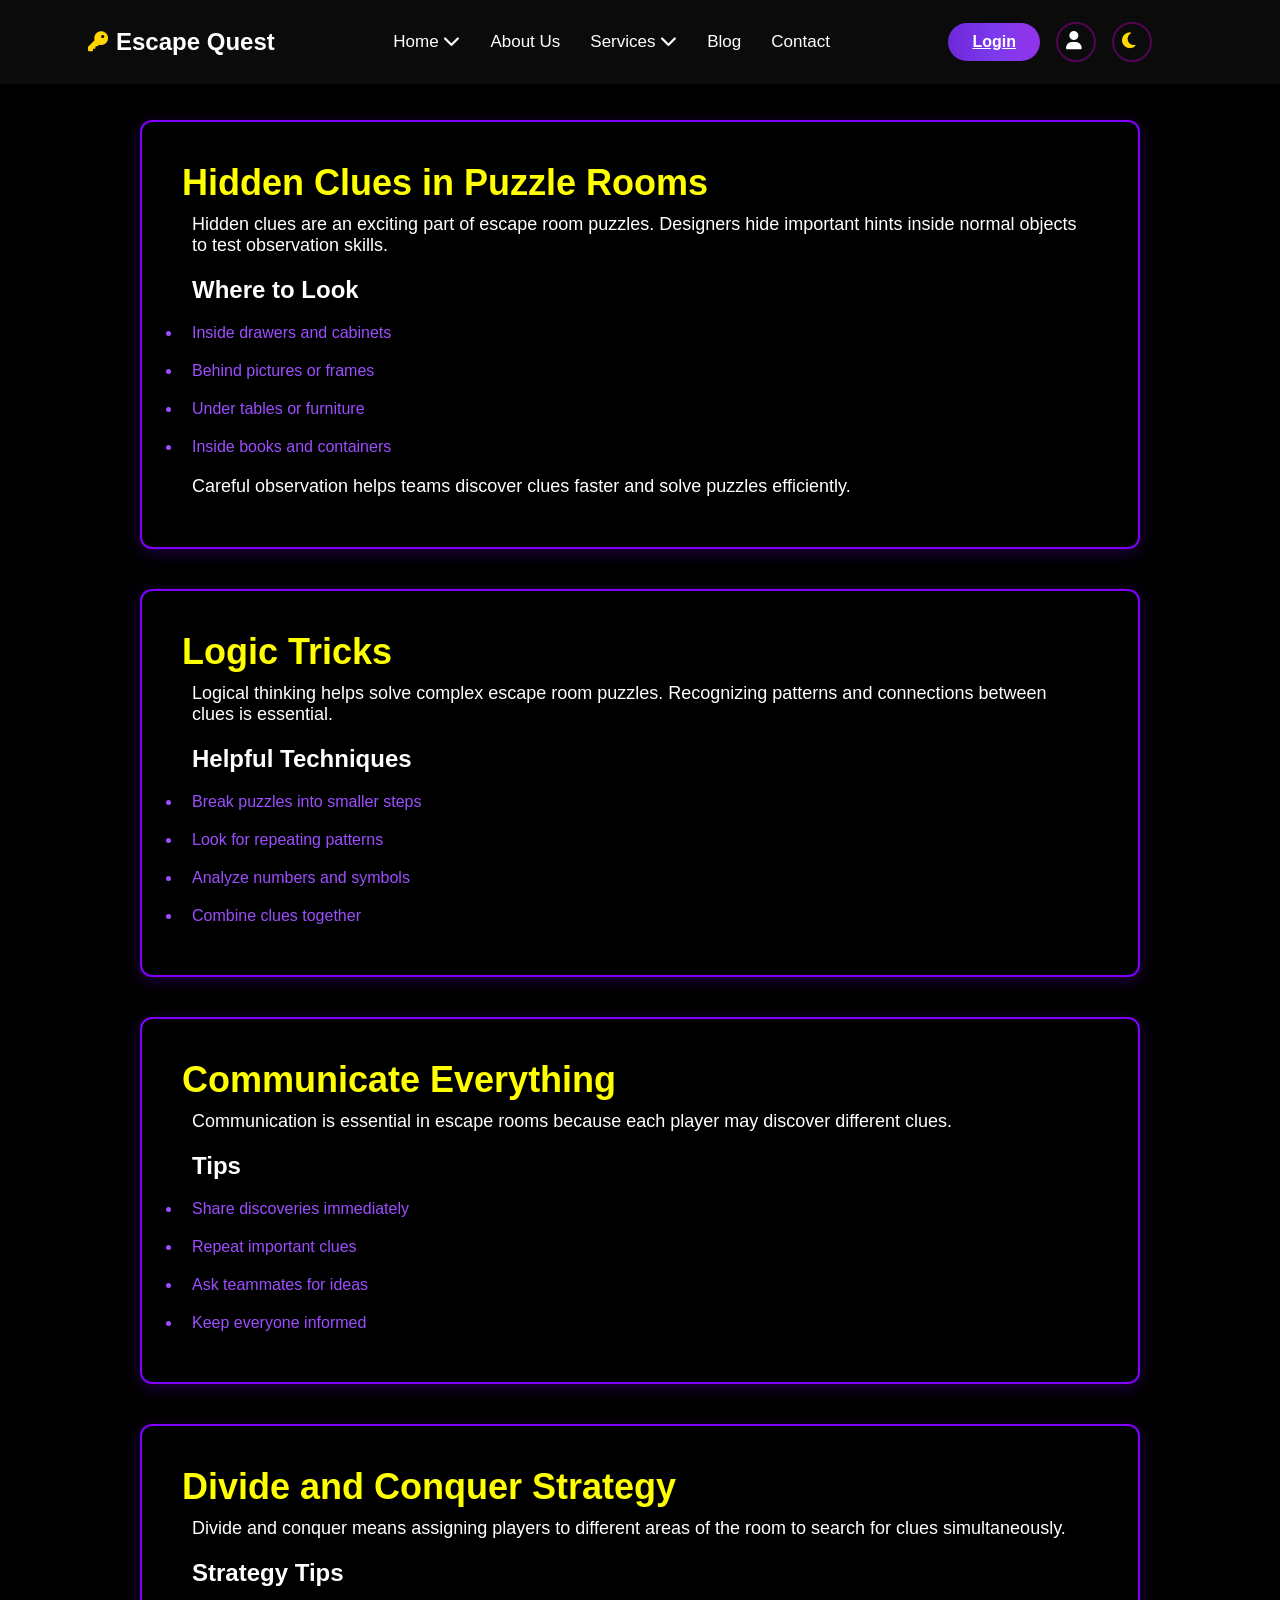
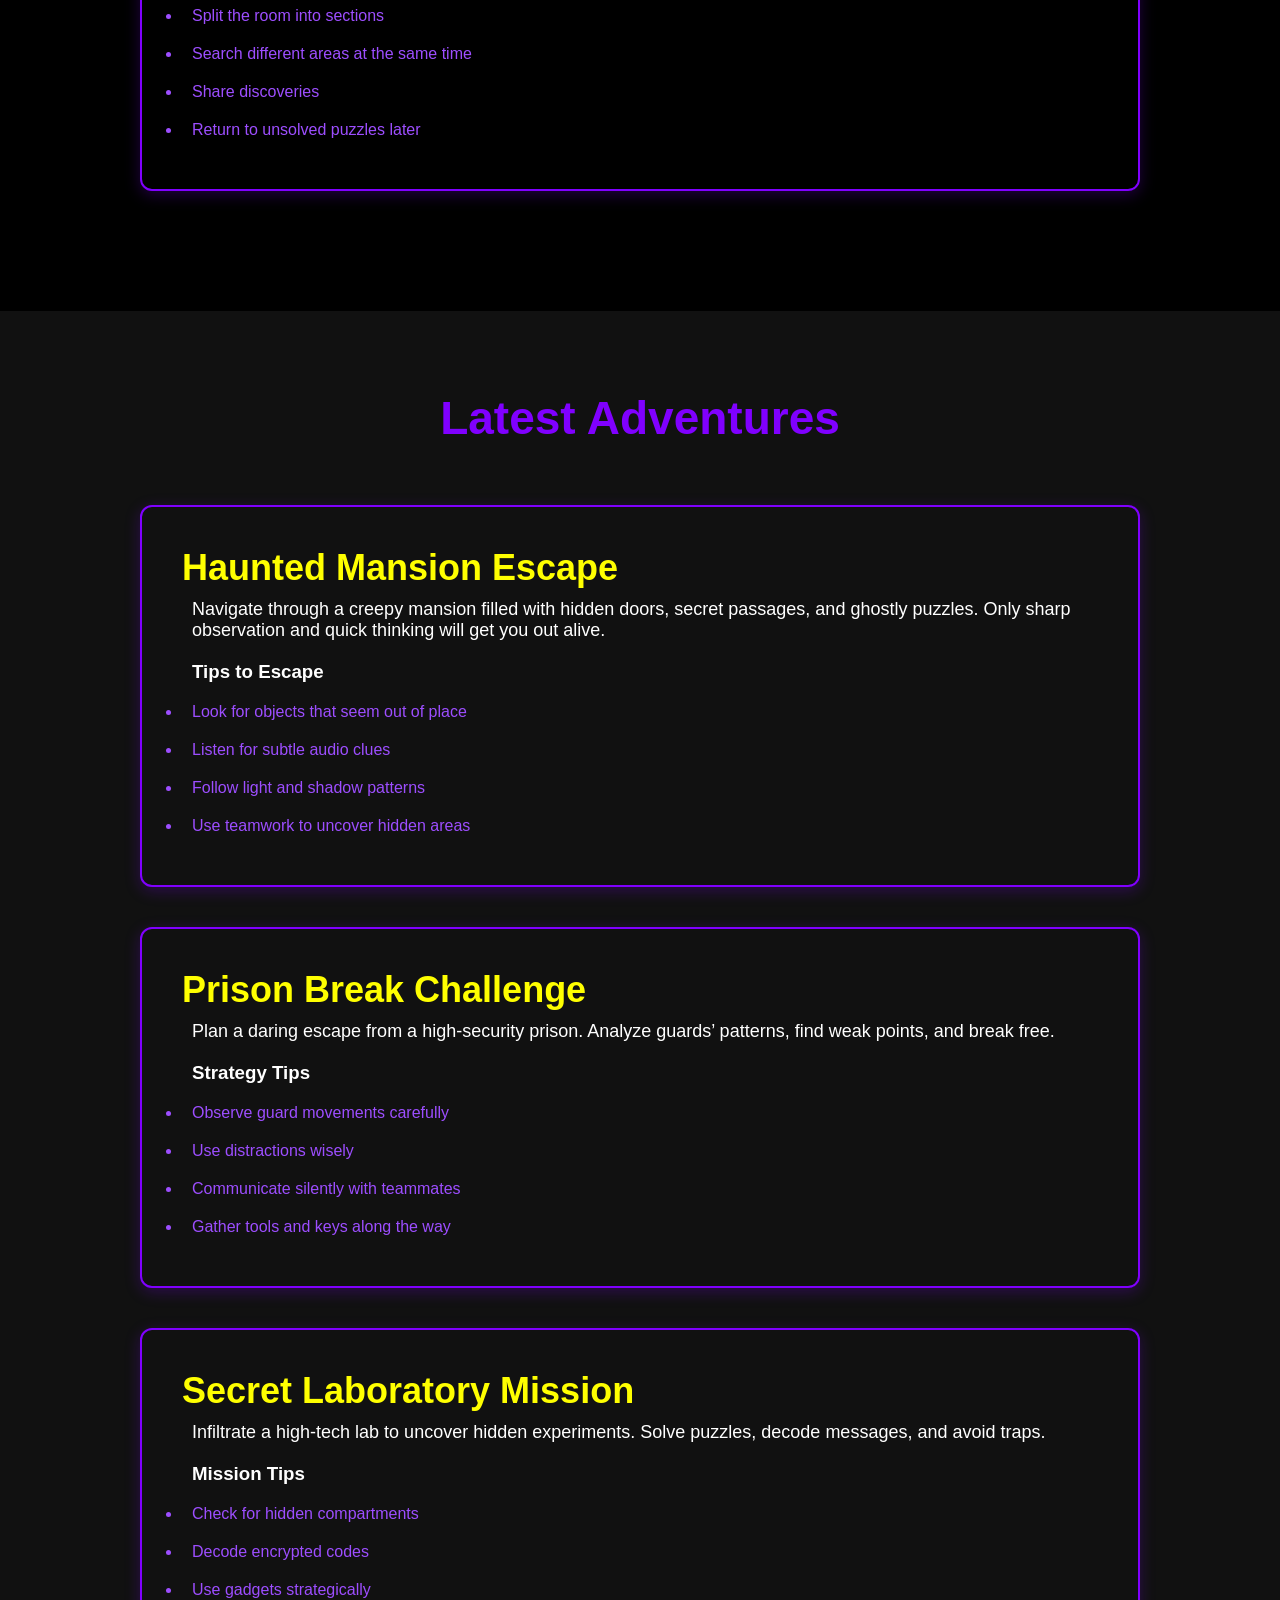
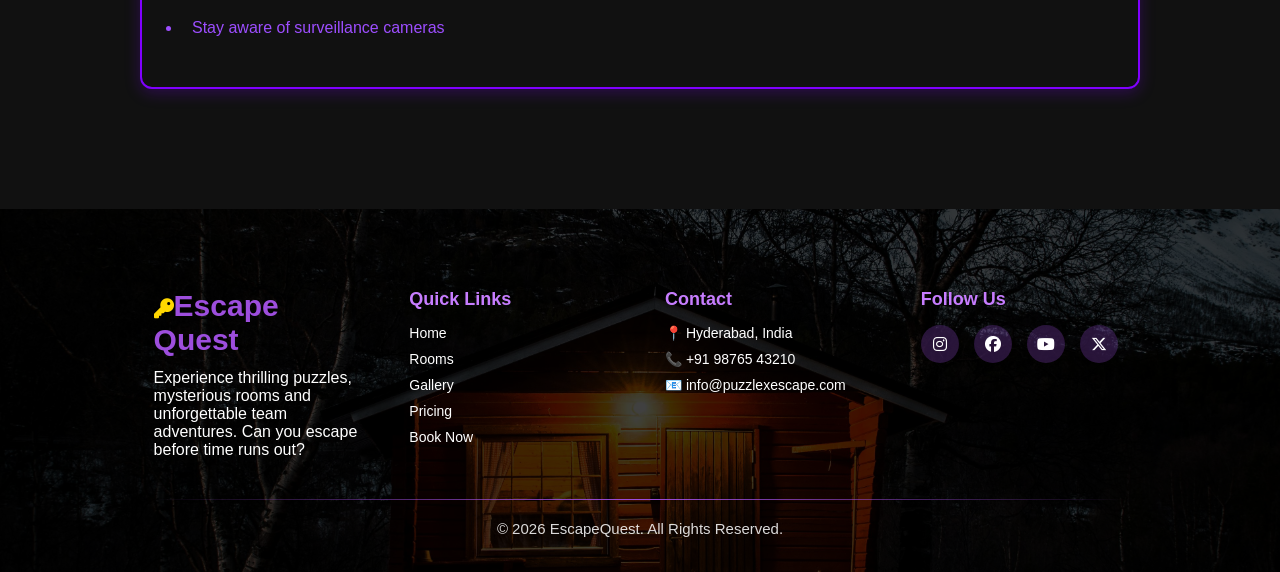
<file: bdetail.html>
<!DOCTYPE html>
<html lang="en">
<head>
    <meta charset="UTF-8">
    <meta name="viewport" content="width=device-width, initial-scale=1.0">
    <title>bdetail</title>
    <link rel="stylesheet" href="bdetail.css">
  
 
<link rel="stylesheet"
href="https://cdnjs.cloudflare.com/ajax/libs/font-awesome/6.5.1/css/all.min.css">
</head>
<body>
<header class="header" id="header">
 
<div class="logo">
<h2><i class="fa-solid fa-key logo-icon"></i>Escape Quest</h2>
</div>
 
<div class="menu-toggle" id="menuToggle">
<i class="fa-solid fa-bars"></i>
</div>
 
<ul class="nav-links" id="navLinks">
 
<li class="dropdown">
<a href="index.html">Home <i class="fa-solid fa-chevron-down"></i></a>
<ul class="dropdown-menu">
<li><a href="home2.html">Home 2</a></li>
</ul>
</li>
 
<li><a href="About Us.html">About Us</a></li>
 
<li class="dropdown">
<a href="services.html">Services <i class="fa-solid fa-chevron-down"></i></a>
<ul class="dropdown-menu">
<li><a href="servicedetails.html#rooms">Themes</a></li>
<li><a href="servicedetails.html#challenges">Team challenges</a></li>
<li><a href="servicedetails.html#events">Corporate Events</a></li>
</ul>
</li>
 
<li><a href="blogs.html">Blog</a></li>
<li><a href="Contact.html">Contact</a></li>
 
</ul>
 
<div class="nav-right">
<a href="login.html" class="login-btn">Login</a>
 
<a href="dashboard.html">
<i class="fa-solid fa-user admin-icon"></i>
</a>
 
<i class="fa-solid fa-moon theme-toggle" id="themeToggle"></i>
</div>
</header>

<section class="blog-details">



<div id="hidden" class="blog-post" >
<h1>Hidden Clues in Puzzle Rooms</h1>

<p>
Hidden clues are an exciting part of escape room puzzles. Designers hide
important hints inside normal objects to test observation skills.
</p>

<h2>Where to Look</h2>

<ul>
<li>Inside drawers and cabinets</li>
<li>Behind pictures or frames</li>
<li>Under tables or furniture</li>
<li>Inside books and containers</li>
</ul>

<p>
Careful observation helps teams discover clues faster and solve puzzles efficiently.
</p>

</div>



<div id="logic" class="blog-post">
<h1>Logic Tricks</h1>

<p>
Logical thinking helps solve complex escape room puzzles. Recognizing
patterns and connections between clues is essential.
</p>

<h2>Helpful Techniques</h2>

<ul>
<li>Break puzzles into smaller steps</li>
<li>Look for repeating patterns</li>
<li>Analyze numbers and symbols</li>
<li>Combine clues together</li>
</ul>

</div>




<div id="communication" class="blog-post">
<h1>Communicate Everything</h1>

<p>
Communication is essential in escape rooms because each player may
discover different clues.
</p>

<h2>Tips</h2>

<ul>
<li>Share discoveries immediately</li>
<li>Repeat important clues</li>
<li>Ask teammates for ideas</li>
<li>Keep everyone informed</li>
</ul>

</div>




<div id="divide" class="blog-post">
<h1>Divide and Conquer Strategy</h1>

<p>
Divide and conquer means assigning players to different areas of the room
to search for clues simultaneously.
</p>

<h2>Strategy Tips</h2>

<ul>
<li>Split the room into sections</li>
<li>Search different areas at the same time</li>
<li>Share discoveries</li>
<li>Return to unsolved puzzles later</li>
</ul>

</div>

</section>



<section class="latest-adventures">
  <h1 class="section-title">Latest Adventures</h1>

  
  <div class="escape-post" id="haunted">
    <h2>Haunted Mansion Escape</h2>
    <p>
      Navigate through a creepy mansion filled with hidden doors, secret passages, and ghostly puzzles.
      Only sharp observation and quick thinking will get you out alive.
    </p>
    <h3>Tips to Escape</h3>
    <ul>
      <li>Look for objects that seem out of place</li>
      <li>Listen for subtle audio clues</li>
      <li>Follow light and shadow patterns</li>
      <li>Use teamwork to uncover hidden areas</li>
    </ul>
  </div>

  
  <div class="escape-post" id="prison">
    <h2>Prison Break Challenge</h2>
    <p>
      Plan a daring escape from a high-security prison. Analyze guards’ patterns, find weak points, and break free.
    </p>
    <h3>Strategy Tips</h3>
    <ul>
      <li>Observe guard movements carefully</li>
      <li>Use distractions wisely</li>
      <li>Communicate silently with teammates</li>
      <li>Gather tools and keys along the way</li>
    </ul>
  </div>

  
  <div class="escape-post" id="lab">
    <h2>Secret Laboratory Mission</h2>
    <p>
      Infiltrate a high-tech lab to uncover hidden experiments. Solve puzzles, decode messages, and avoid traps.
    </p>
    <h3>Mission Tips</h3>
    <ul>
      <li>Check for hidden compartments</li>
      <li>Decode encrypted codes</li>
      <li>Use gadgets strategically</li>
      <li>Stay aware of surveillance cameras</li>
    </ul>
  </div>

</section>



<footer class="escape-footer">
 
<div class="escape-footer-overlay">
 
<div class="escape-footer-container">
 
<div class="escape-footer-col">
<h3 class="escape-footer-logo"><i class="fa-solid fa-key logo-icon"></i>Escape Quest</h3>
<p>
Experience thrilling puzzles, mysterious rooms and unforgettable team adventures.
Can you escape before time runs out?
</p>
</div>
 

<div class="escape-footer-col">
<h4>Quick Links</h4>
<ul>
<li><a href="#">Home</a></li>
<li><a href="#">Rooms</a></li>
<li><a href="#">Gallery</a></li>
<li><a href="#">Pricing</a></li>
<li><a href="#">Book Now</a></li>
</ul>
</div>
 

<div class="escape-footer-col">
<h4>Contact</h4>
<ul>
<li>📍 Hyderabad, India</li>
<li>📞 +91 98765 43210</li>
<li>📧 info@puzzlexescape.com</li>
</ul>
</div>
 

<div class="escape-footer-col">
<h4>Follow Us</h4>
 
<div class="escape-footer-social">
 
<a ><i class="fa-brands fa-instagram"></i></a>
<a ><i class="fa-brands fa-facebook"></i></a>
<a ><i class="fa-brands fa-youtube"></i></a>
<a ><i class="fa-brands fa-x-twitter"></i></a>
 
</div>
 
</div>
 
</div>
 
<div class="escape-footer-divider"></div>
 
<div class="escape-footer-copy">
© 2026 EscapeQuest. All Rights Reserved.
</div>
 
</div>
 
</footer>


  <script src="bdetail.js"></script> 
</body>
</html>
</file>
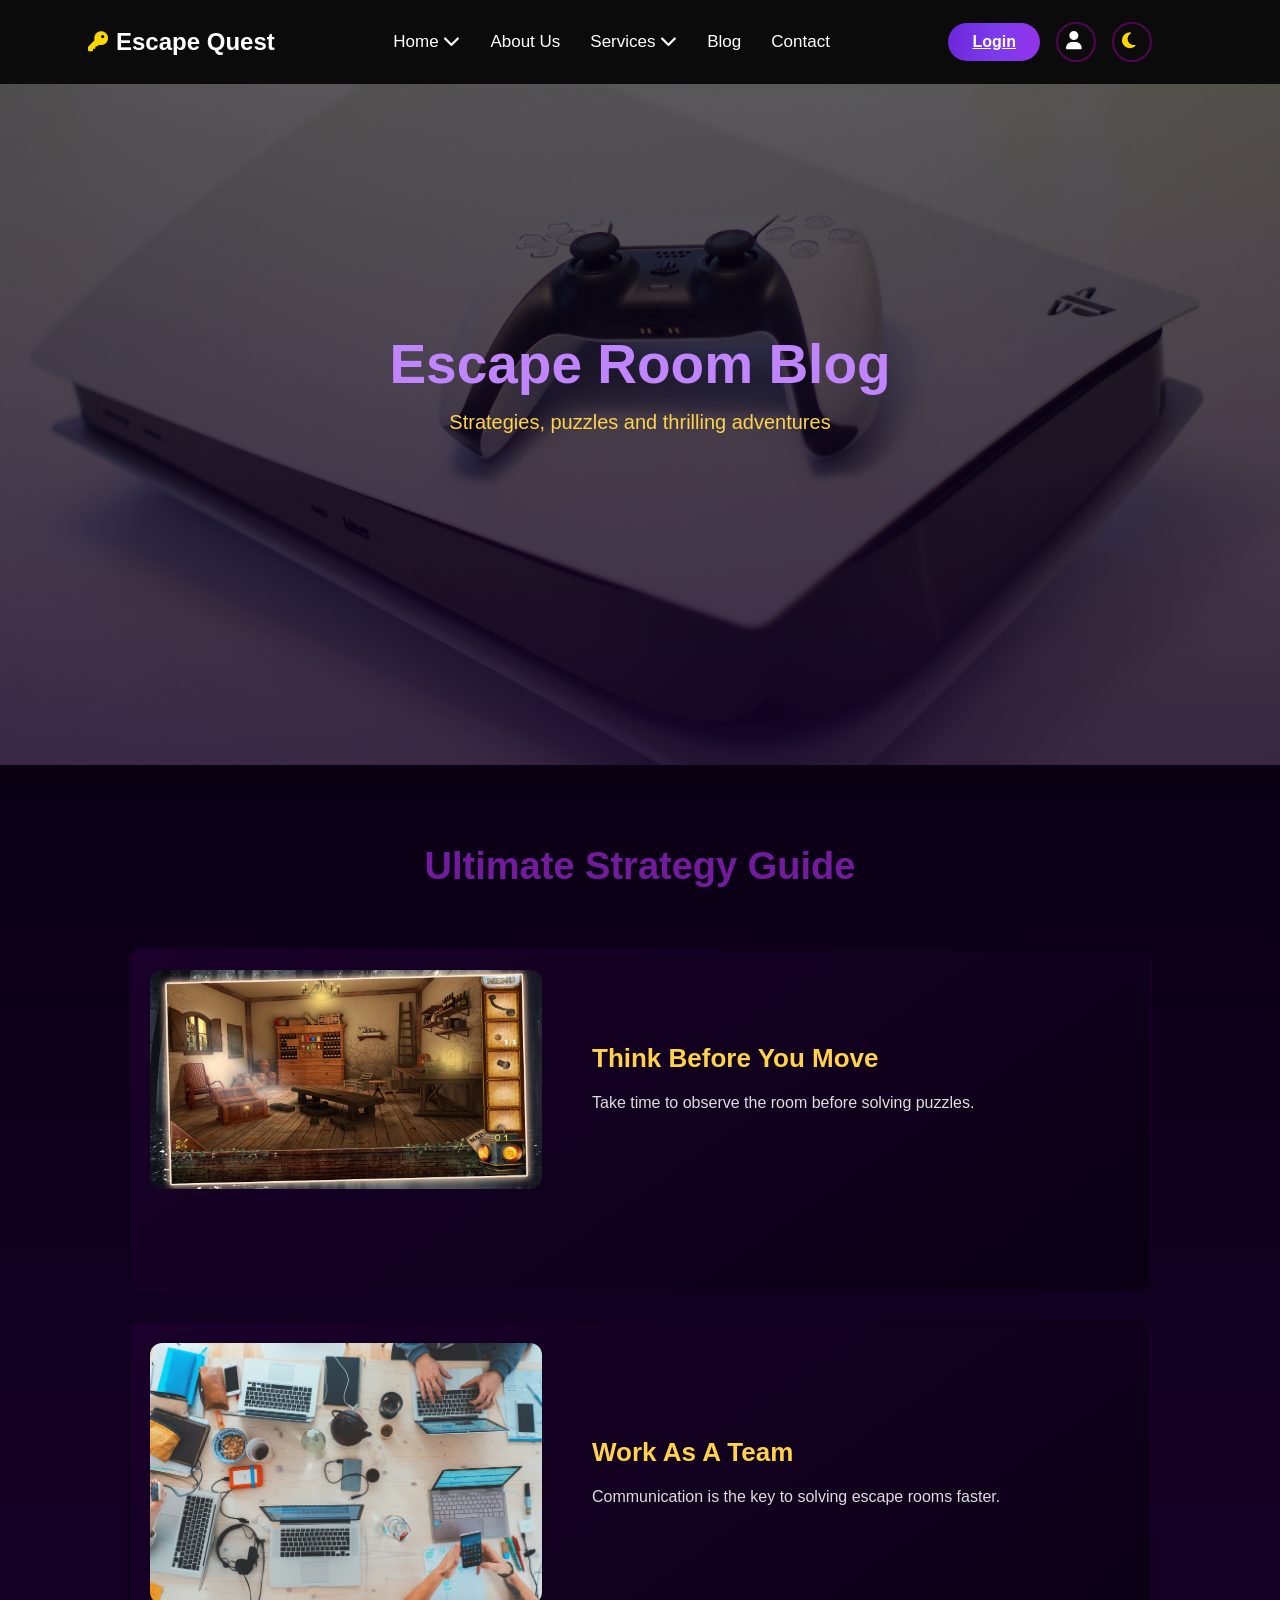
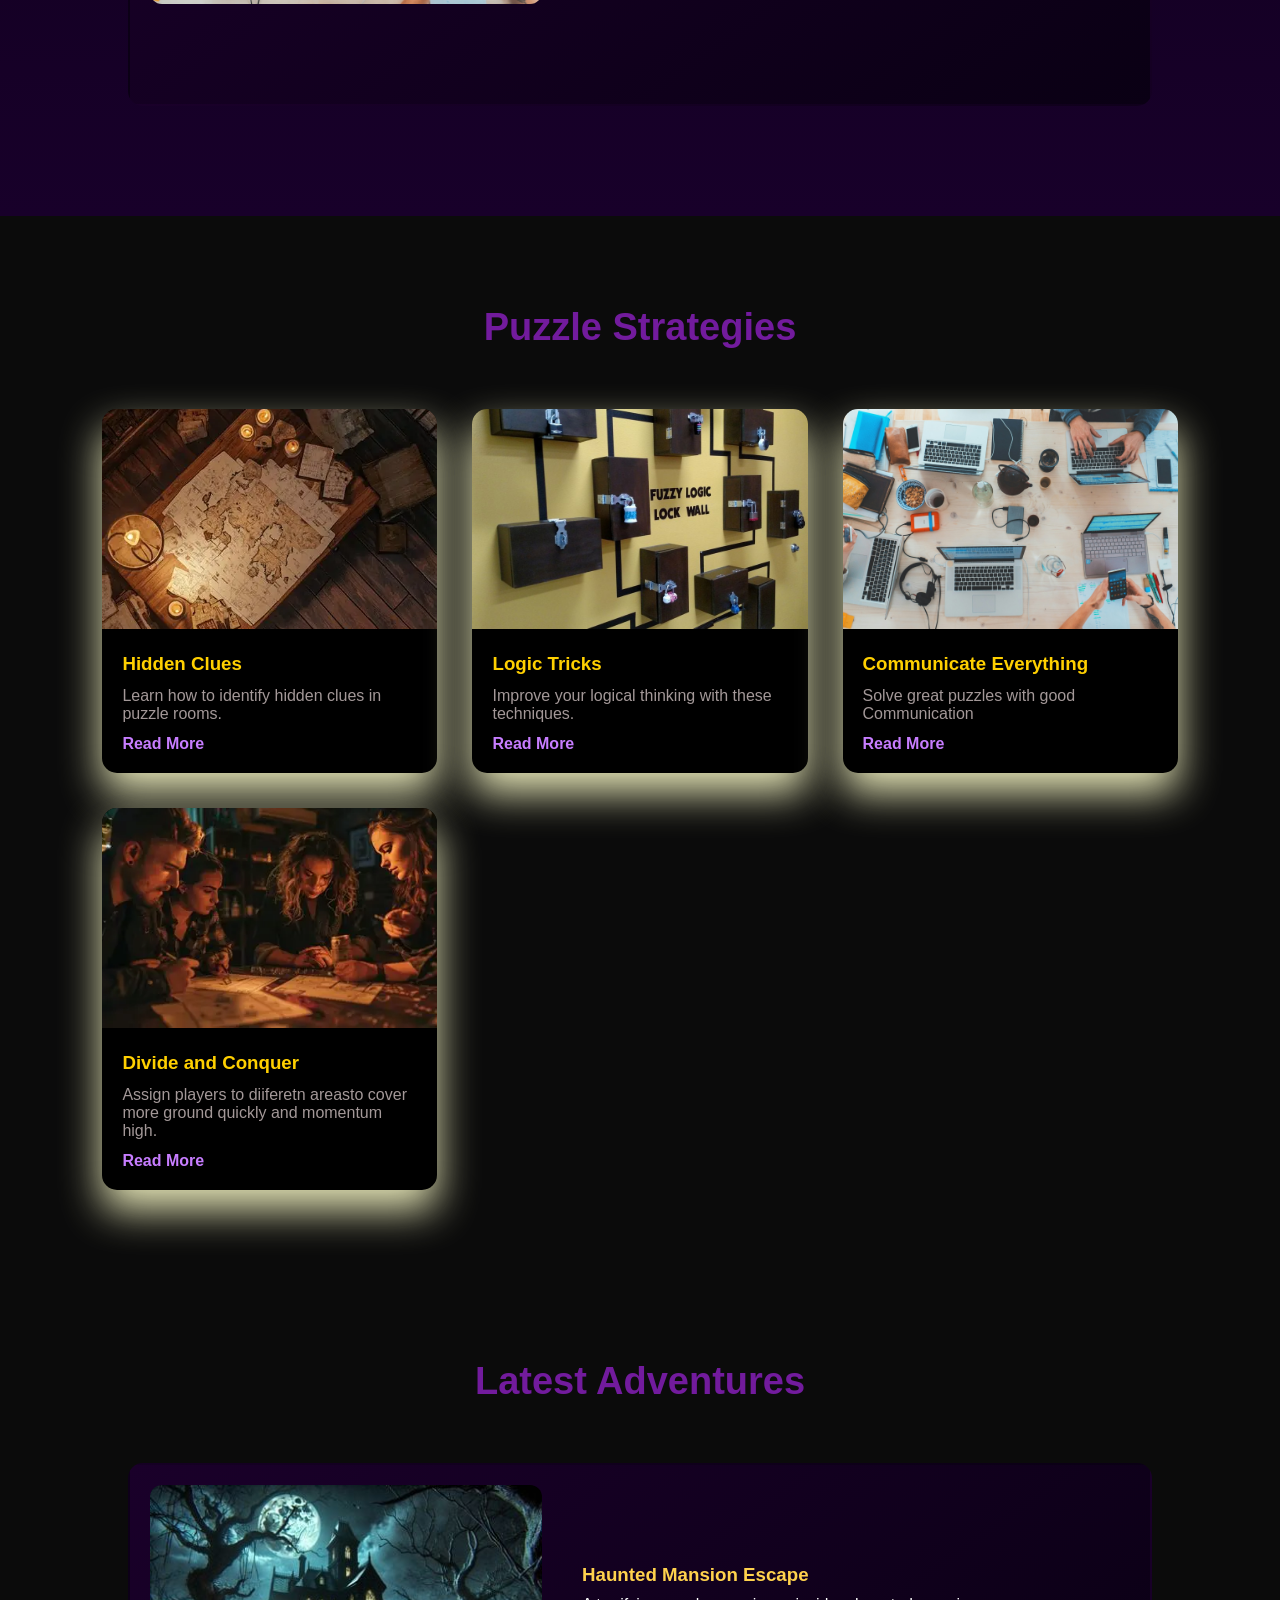
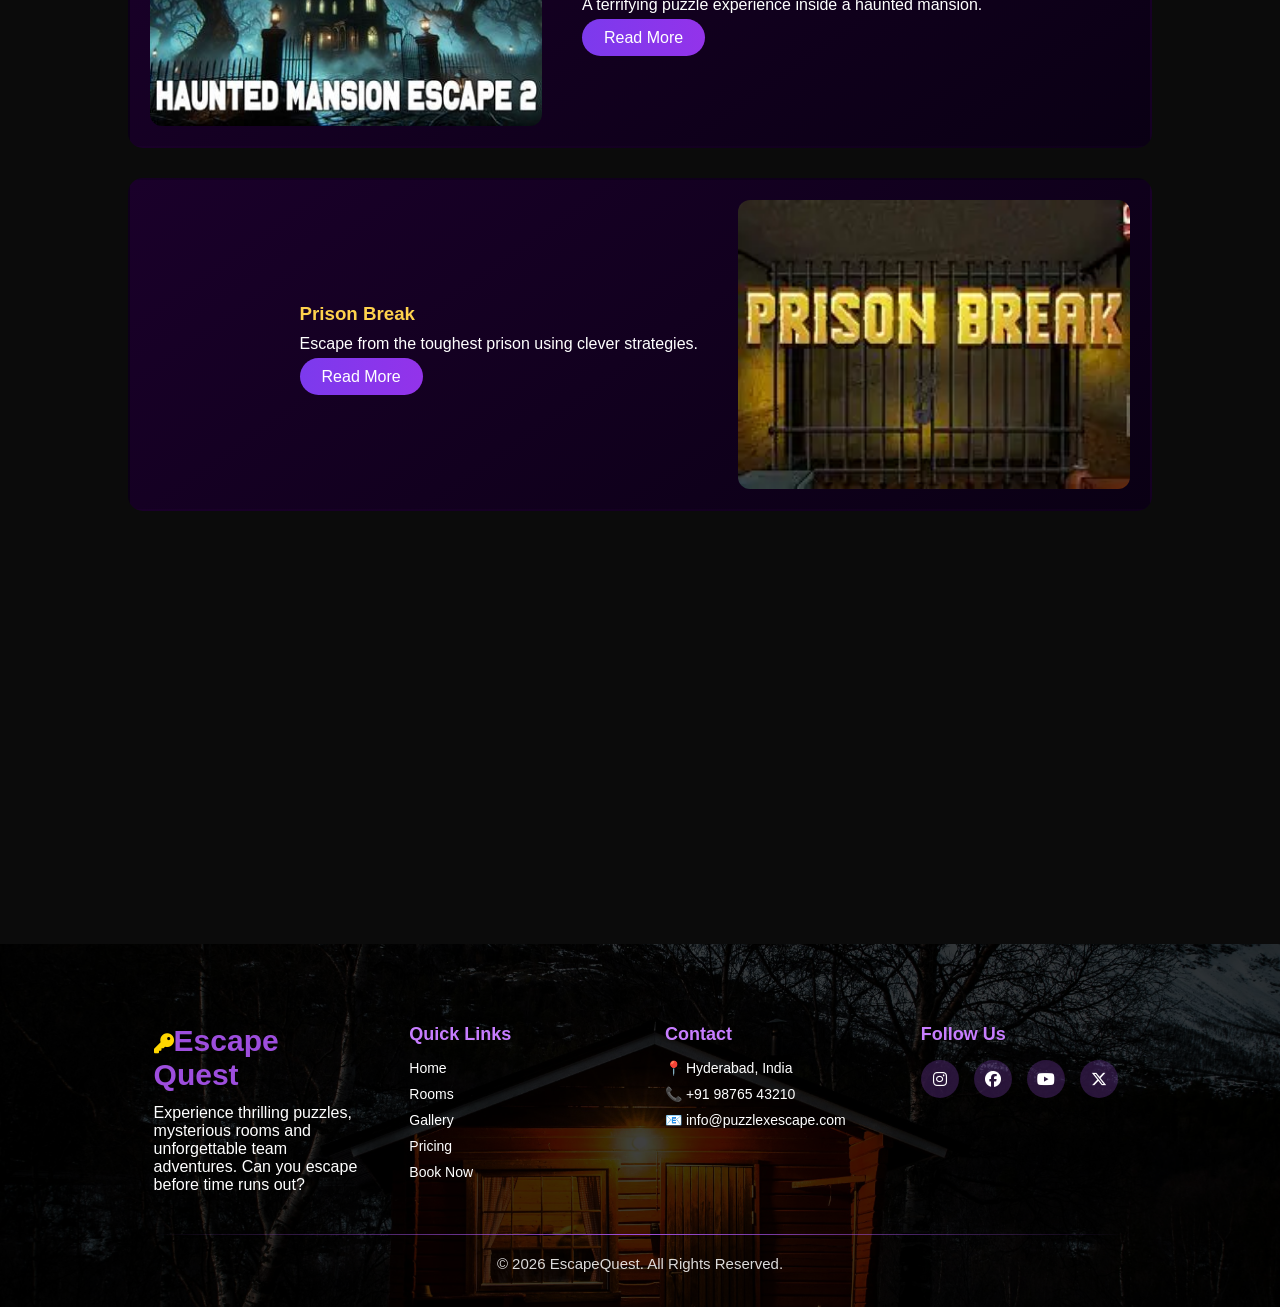
<file: blogs.html>
<!DOCTYPE html>
<html lang="en">
<head>
    <meta charset="UTF-8">
    <meta name="viewport" content="width=device-width, initial-scale=1.0">
    <title>blogs</title>
    <link rel="stylesheet" href="blogs.css">
 
<link rel="stylesheet"
href="https://cdnjs.cloudflare.com/ajax/libs/font-awesome/6.5.1/css/all.min.css">
</head>
<body>
<header class="header" id="header">
 
<div class="logo">
<h2><i class="fa-solid fa-key logo-icon"></i>Escape Quest</h2>
</div>
 
<div class="menu-toggle" id="menuToggle">
<i class="fa-solid fa-bars"></i>
</div>
 
<ul class="nav-links" id="navLinks">
 
<li class="dropdown">
<a href="index.html">Home <i class="fa-solid fa-chevron-down"></i></a>
<ul class="dropdown-menu">
<li><a href="home2.html">Home 2</a></li>
</ul>
</li>
 
<li><a href="About Us.html">About Us</a></li>
 
<li class="dropdown">
<a href="services.html">Services <i class="fa-solid fa-chevron-down"></i></a>
<ul class="dropdown-menu">
<li><a href="servicedetails.html#rooms">Themes</a></li>
<li><a href="servicedetails.html#challenges">Team Challenge</a></li>
<li><a href="servicedetails.html#events">Corporate Events</a></li>
</ul>
</li>
 
<li><a href="blogs.html">Blog</a></li>
<li><a href="Contact.html">Contact</a></li>
 
</ul>
 
<div class="nav-right">
<a href="login.html" class="login-btn">Login</a>
 
<a href="dashboard.html">
<i class="fa-solid fa-user admin-icon"></i>
</a>
 
<i class="fa-solid fa-moon theme-toggle" id="themeToggle"></i>
</div>
</header>
<section class="blog-hero">

<div class="blog-hero-content">

<h1>Escape Room Blog</h1>
<p>Strategies, puzzles and thrilling adventures</p>

</div>

</section>


<section class="strategy-section">
  
<div class="adventure-blog">

<h2 class="section-title" >Ultimate Strategy Guide</h2>

<div class="adventure-card reveal" id="one" >

<div class="strategy-item">

<img src="Images/Featuredimage.jpeg" class="reveal-left">

<div class="strategy-content reveal-right">

<h3>Think Before You Move</h3>

<p>Take time to observe the room before solving puzzles.</p>

</div>

</div>
</div>

<div class="adventure-card reveal" id="two">

<div class="strategy-item">
<img src="Images/featuredimage1.jpeg" class="reveal-left">

<div class="strategy-content reveal-right">

<h3>Work As A Team</h3>

<p>Communication is the key to solving escape rooms faster.</p>

</div>

</div>
</div>
</div>

</section>


<section class="blog-section">

<h2 class="section-title">Puzzle Strategies</h2>

<div class="blog-container">

<div class="blog-card">

<img src="Images/image1.webp">

<div class="blog-info">

<h3>Hidden Clues</h3>

<p>Learn how to identify hidden clues in puzzle rooms.</p>

<a href="bdetail.html#hidden">Read More</a>

</div>

</div>


<div class="blog-card">

<img src="Images/image2.jpeg">

<div class="blog-info">

<h3>Logic Tricks</h3>

<p>Improve your logical thinking with these techniques.</p>

<a href="bdetail.html#logic">Read More</a>

</div>

</div>

<div class="blog-card">

<img src="Images/featuredimage1.jpeg">

<div class="blog-info">

<h3>Communicate Everything</h3>

<p>Solve great puzzles with good Communication</p>

<a href="bdetail.html#communication">Read More</a>

</div>

</div>

<div class="blog-card">

<img src="Images/team.webp">

<div class="blog-info">

<h3>Divide and Conquer</h3>

<p>Assign players to diiferetn areasto cover more ground quickly and momentum high.</p>

<a href="bdetail.html#divide">Read More</a>

</div>

</div>

</div>

</section>


<section class="latest-adventures">

<h2 class="section-title">Latest Adventures</h2>

<div class="adventure-blog">


<div class="adventure-card reveal">

<img src="Images/hauntedimage.jpeg">

<div class="adventure-content">

<h3>Haunted Mansion Escape</h3>

<p>A terrifying puzzle experience inside a haunted mansion.</p>

<a href="bdetail.html#haunted">Read More</a>

</div>

</div>


<div class="adventure-card right reveal">

<img src="Images/prisonimage.webp">

<div class="adventure-content">

<h3>Prison Break</h3>

<p>Escape from the toughest prison using clever strategies.</p>

<a href="bdetail.html#prison">Read More</a>

</div>

</div>


<div class="adventure-card reveal">

<img src="Images/laboratory.webp">

<div class="adventure-content">

<h3>Secret Laboratory</h3>

<p>Solve scientific puzzles before time runs out.</p>

<a href="bdetail.html#lab">Read More</a>

</div>

</div>


</div>

</section>

<footer class="escape-footer">
 
<div class="escape-footer-overlay">
 
<div class="escape-footer-container">
 

<div class="escape-footer-col">
<h3 class="escape-footer-logo"><i class="fa-solid fa-key logo-icon"></i>Escape Quest</h3>
<p>
Experience thrilling puzzles, mysterious rooms and unforgettable team adventures.
Can you escape before time runs out?
</p>
</div>
 

<div class="escape-footer-col">
<h4>Quick Links</h4>
<ul>
<li><a href="#">Home</a></li>
<li><a href="#">Rooms</a></li>
<li><a href="#">Gallery</a></li>
<li><a href="#">Pricing</a></li>
<li><a href="#">Book Now</a></li>
</ul>
</div>

<div class="escape-footer-col">
<h4>Contact</h4>
<ul>
<li>📍 Hyderabad, India</li>
<li>📞 +91 98765 43210</li>
<li>📧 info@puzzlexescape.com</li>
</ul>
</div>
 

<div class="escape-footer-col">
<h4>Follow Us</h4>
 
<div class="escape-footer-social">
 
<a><i class="fa-brands fa-instagram"></i></a>
<a><i class="fa-brands fa-facebook"></i></a>
<a><i class="fa-brands fa-youtube"></i></a>
<a><i class="fa-brands fa-x-twitter"></i></a>
 
</div>
 
</div>
 
</div>
 
<div class="escape-footer-divider"></div>
 
<div class="escape-footer-copy">
© 2026 EscapeQuest. All Rights Reserved.
</div>
 
</div>
 
</footer>



  <script src="blogs.js"></script> 
  
</body>
</html>
</file>
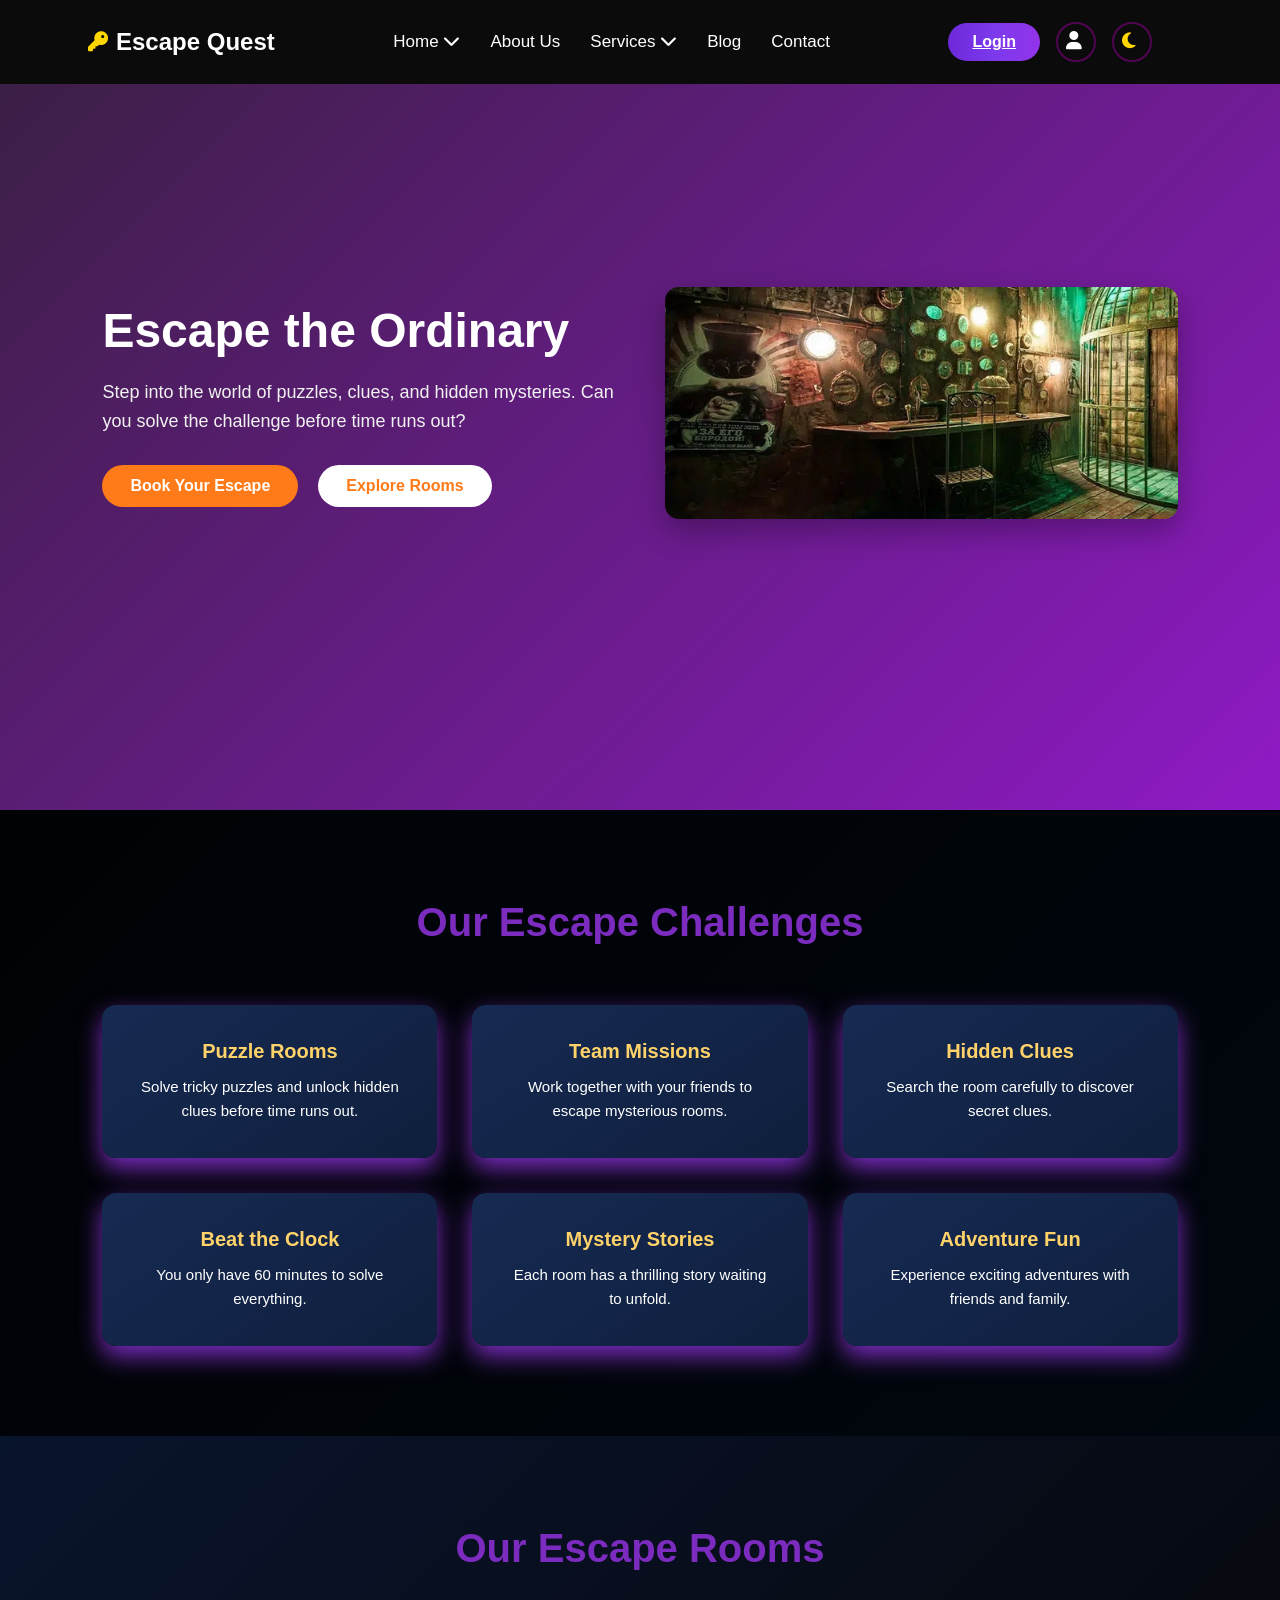
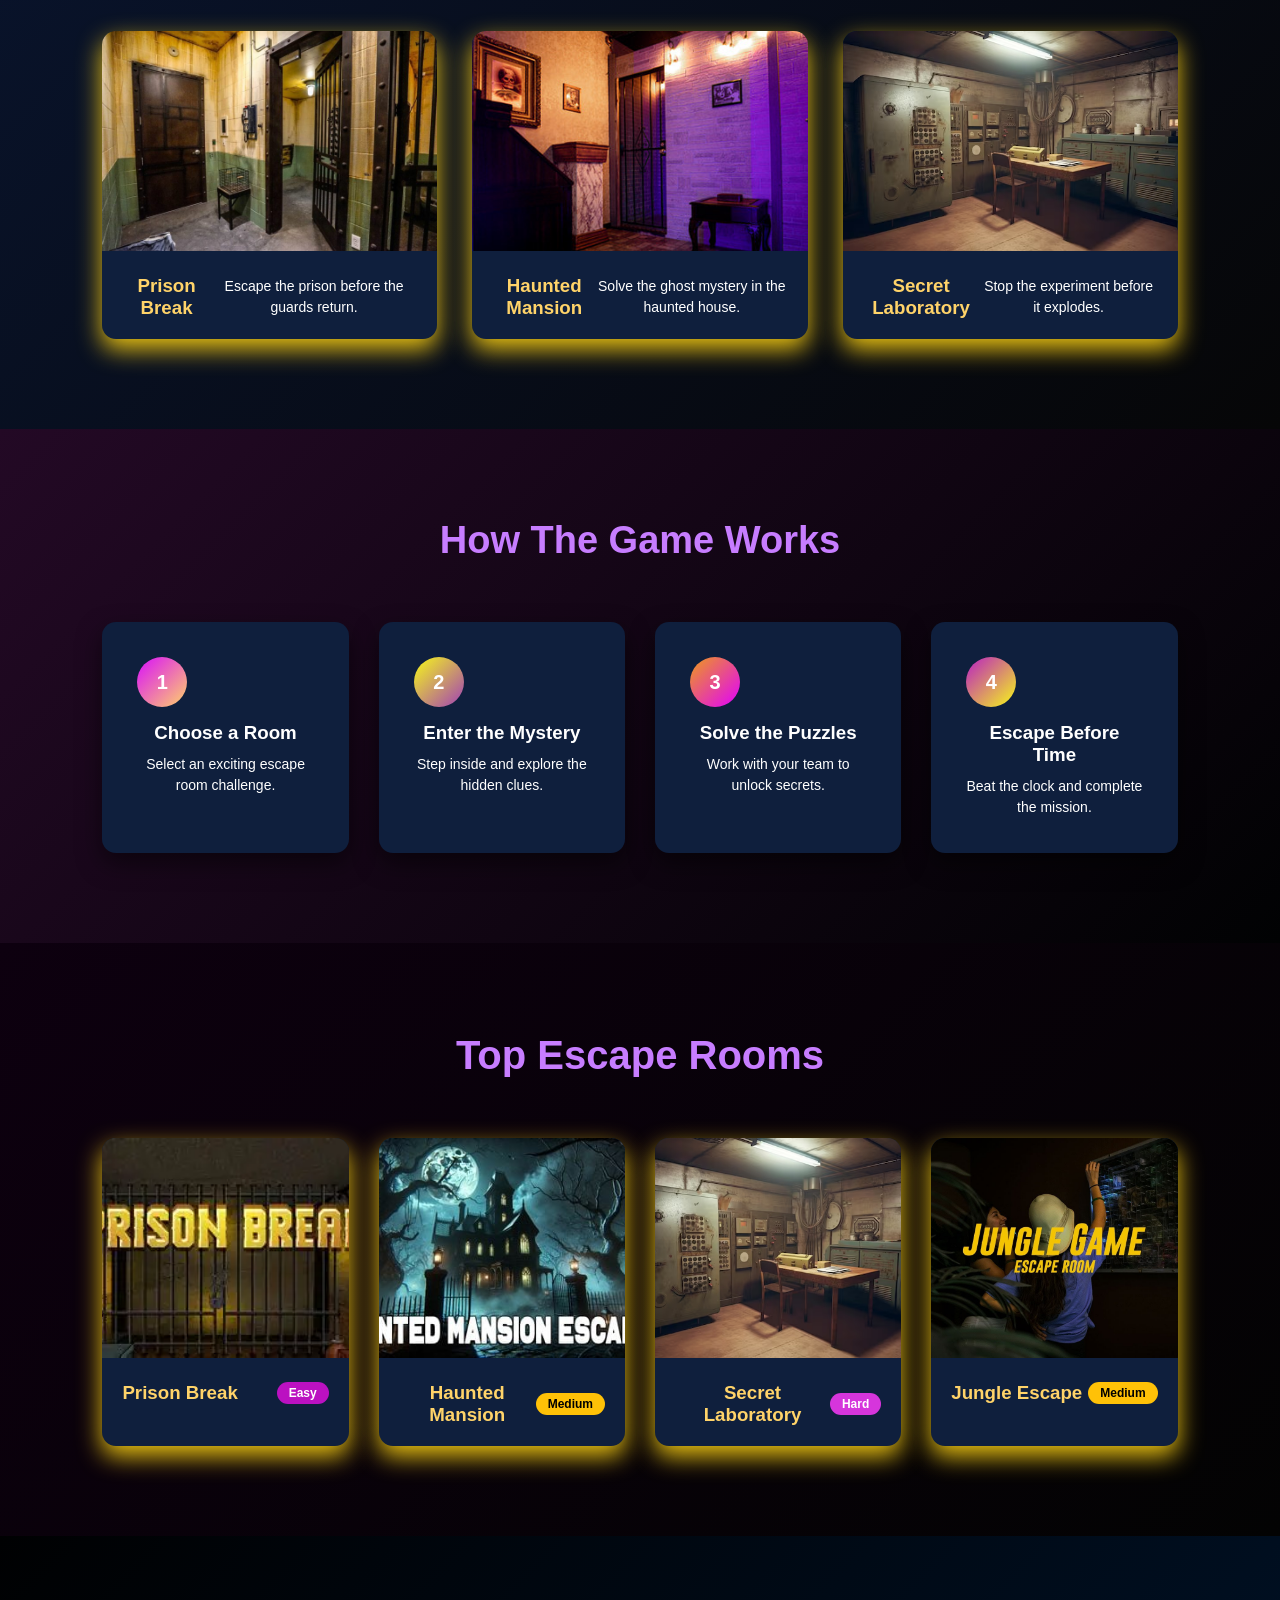
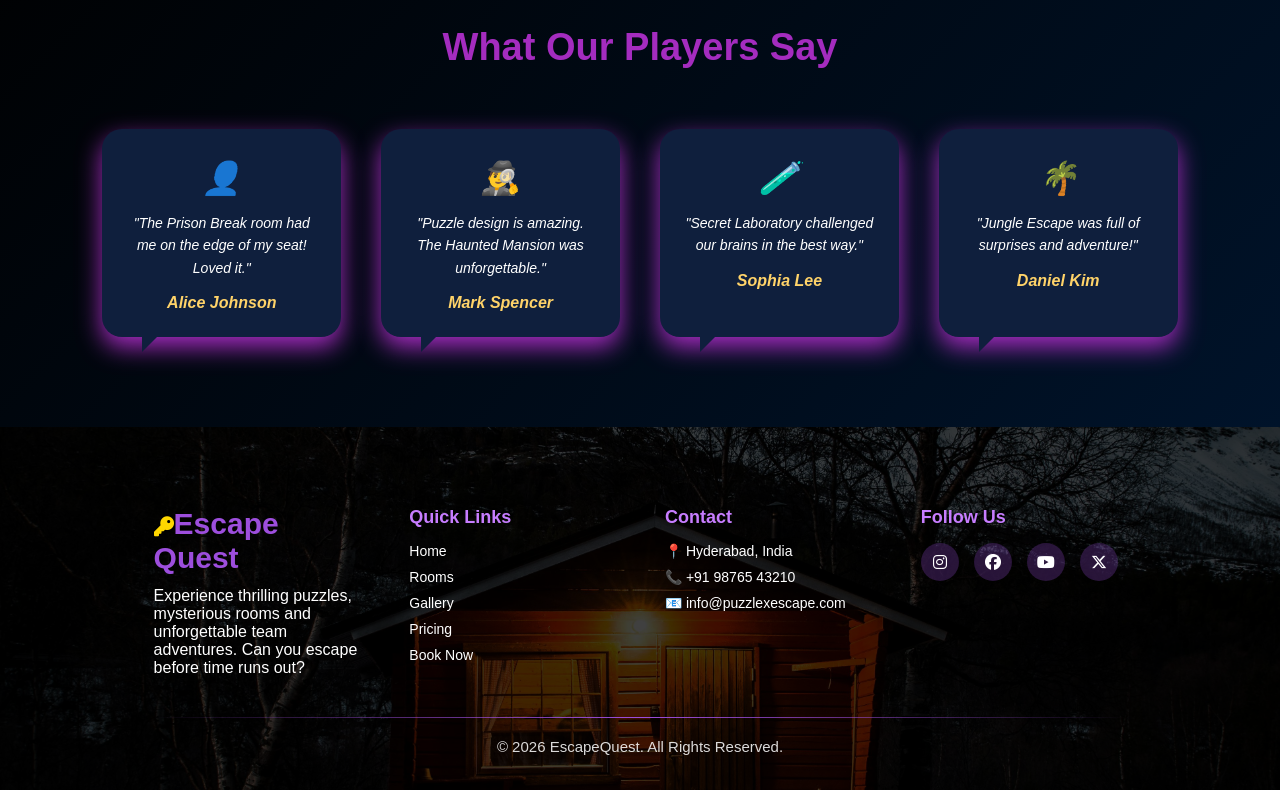
<file: home2.html>
<!DOCTYPE html>
<html lang="en">
<head>
    <meta charset="UTF-8">
    <meta name="viewport" content="width=device-width, initial-scale=1.0">
    <title>Home2</title>
    <link rel="stylesheet" href="home2.css">
 
<link rel="stylesheet"
href="https://cdnjs.cloudflare.com/ajax/libs/font-awesome/6.5.1/css/all.min.css">
</head>
<body>
<header class="header" id="header">
 
<div class="logo">
<h2><i class="fa-solid fa-key logo-icon"></i>Escape Quest</h2>
</div>
 
<div class="menu-toggle" id="menuToggle">
<i class="fa-solid fa-bars"></i>
</div>
 
<ul class="nav-links" id="navLinks">
 
<li class="dropdown">
<a href="home2.html">Home <i class="fa-solid fa-chevron-down"></i></a>
<ul class="dropdown-menu">
<li><a href="index.html">Home 2</a></li>
</ul>
</li>
 
<li><a href="About Us.html">About Us</a></li>
 
<li class="dropdown">
<a href="services.html">Services <i class="fa-solid fa-chevron-down"></i></a>
<ul class="dropdown-menu">
<li><a href="servicedetails.html#rooms">Themes</a></li>
<li><a href="Team challenges#challenges">Team challenges</a></li>
<li><a href=" Corporate Events#events">Corporate Events</a></li>
</ul>
</li>
 
<li><a href="blogs.html">Blog</a></li>
<li><a href="Contact.html">Contact</a></li>
 
</ul>
 
<div class="nav-right">
<a href="login.html" class="login-btn">Login</a>
 
<a href="dashboard.html">
<i class="fa-solid fa-user admin-icon"></i>
</a>
 
<i class="fa-solid fa-moon theme-toggle" id="themeToggle"></i>
</div>
</header>


<section class="hero">

<div class="hero-container">

<div class="hero-text animate-left">
<h1>Escape the Ordinary</h1>

<p>
Step into the world of puzzles, clues, and hidden mysteries.
Can you solve the challenge before time runs out?
</p>

<div class="hero-buttons">
<a href="#" class="btn primary">Book Your Escape</a>
<a href="#" class="btn secondary">Explore Rooms</a>
</div>

</div>

<div class="hero-image animate-right">
<img src="Images/backgroundimage.webp" alt="escape room">
</div>

</div>

</section>

<section class="features">

<h2 class="section-title animate-top">
Our Escape Challenges
</h2>

<div class="features-container">

<div class="feature-card animate-left">
<h3>Puzzle Rooms</h3>
<p>Solve tricky puzzles and unlock hidden clues before time runs out.</p>
</div>

<div class="feature-card animate-bottom">
<h3>Team Missions</h3>
<p>Work together with your friends to escape mysterious rooms.</p>
</div>

<div class="feature-card animate-right">
<h3>Hidden Clues</h3>
<p>Search the room carefully to discover secret clues.</p>
</div>

<div class="feature-card animate-left">
<h3>Beat the Clock</h3>
<p>You only have 60 minutes to solve everything.</p>
</div>

<div class="feature-card animate-bottom">
<h3>Mystery Stories</h3>
<p>Each room has a thrilling story waiting to unfold.</p>
</div>

<div class="feature-card animate-right">
<h3>Adventure Fun</h3>
<p>Experience exciting adventures with friends and family.</p>
</div>

</div>

</section>

<section class="rooms">

<h2 class="rooms-title animate-top">Our Escape Rooms</h2>

<div class="rooms-container">

<div class="room-card animate-left">
<img src="Images/prisonbreak.jpg" alt="">
<div class="room-info">
<h3>Prison Break</h3>
<p>Escape the prison before the guards return.</p>
</div>
</div>

<div class="room-card animate-bottom">
<img src="Images/hauntedmansion.jpg" alt="">
<div class="room-info">
<h3>Haunted Mansion</h3>
<p>Solve the ghost mystery in the haunted house.</p>
</div>
</div>

<div class="room-card animate-right">
<img src="Images/secertlab.avif" alt="">
<div class="room-info">
<h3>Secret Laboratory</h3>
<p>Stop the experiment before it explodes.</p>
</div>
</div>

</div>

</section>

<section class="how-works">

<h2 class="how-title animate-top">How The Game Works</h2>

<div class="steps-container">

<div class="step-card step1 animate-left">
<div class="step-number">1</div>
<h3>Choose a Room</h3>
<p>Select an exciting escape room challenge.</p>
</div>

<div class="step-card step2 animate-bottom">
<div class="step-number">2</div>
<h3>Enter the Mystery</h3>
<p>Step inside and explore the hidden clues.</p>
</div>

<div class="step-card step3 animate-right">
<div class="step-number">3</div>
<h3>Solve the Puzzles</h3>
<p>Work with your team to unlock secrets.</p>
</div>

<div class="step-card step4 animate-top">
<div class="step-number">4</div>
<h3>Escape Before Time</h3>
<p>Beat the clock and complete the mission.</p>
</div>

</div>

</section>

<section class="top-rooms">

<h2 class="toprooms-title animate-top">Top Escape Rooms</h2>

<div class="rooms-gallery">

<div class="room-card animate-left">
<img src="Images/prisonimage.webp" alt="Room 1">
<div class="room-info">
<h3>Prison Break</h3>
<span class="difficulty easy">Easy</span>
</div>
</div>

<div class="room-card animate-bottom">
<img src="Images/hauntedimage.jpeg" alt="Room 2">
<div class="room-info">
<h3>Haunted Mansion</h3>
<span class="difficulty medium">Medium</span>
</div>
</div>

<div class="room-card animate-right">
<img src="Images/secertlab.avif" alt="Room 3">
<div class="room-info">
<h3>Secret Laboratory</h3>
<span class="difficulty hard">Hard</span>
</div>
</div>

<div class="room-card animate-left">
<img src="Images/jungle.jpg" alt="Room 4">
<div class="room-info">
<h3>Jungle Escape</h3>
<span class="difficulty medium">Medium</span>
</div>
</div>

</div>

</section>


<section class="testimonials">

<h2 class="testimonials-title animate-top">What Our Players Say</h2>

<div class="testimonials-container">

  <div class="testimonial-card animate-left">
    <div class="avatar">👤</div>
    <p>"The Prison Break room had me on the edge of my seat! Loved it."</p>
    <h4>Alice Johnson</h4>
  </div>

  <div class="testimonial-card animate-bottom">
    <div class="avatar">🕵️‍♂️</div>
    <p>"Puzzle design is amazing. The Haunted Mansion was unforgettable."</p>
    <h4>Mark Spencer</h4>
  </div>

  <div class="testimonial-card animate-right">
    <div class="avatar">🧪</div>
    <p>"Secret Laboratory challenged our brains in the best way."</p>
    <h4>Sophia Lee</h4>
  </div>

  <div class="testimonial-card animate-left">
    <div class="avatar">🌴</div>
    <p>"Jungle Escape was full of surprises and adventure!"</p>
    <h4>Daniel Kim</h4>
  </div>

</div>
</section>
<section>
<footer class="escape-footer">
 
<div class="escape-footer-overlay">
 
<div class="escape-footer-container">
 

<div class="escape-footer-col">
<h3 class="escape-footer-logo"><i class="fa-solid fa-key logo-icon"></i>Escape Quest</h3>
<p>
Experience thrilling puzzles, mysterious rooms and unforgettable team adventures.
Can you escape before time runs out?
</p>
</div>
 

<div class="escape-footer-col">
<h4>Quick Links</h4>
<ul>
<li><a href="#">Home</a></li>
<li><a href="#">Rooms</a></li>
<li><a href="#">Gallery</a></li>
<li><a href="#">Pricing</a></li>
<li><a href="#">Book Now</a></li>
</ul>
</div>
 

<div class="escape-footer-col">
<h4>Contact</h4>
<ul>
<li>📍 Hyderabad, India</li>
<li>📞 +91 98765 43210</li>
<li>📧 info@puzzlexescape.com</li>
</ul>
</div>
 

<div class="escape-footer-col">
<h4>Follow Us</h4>
 
<div class="escape-footer-social">
 
 <a> <i class="fa-brands fa-instagram"></i></a>
<a><i class="fa-brands fa-facebook"></i></a>
<a><i class="fa-brands fa-youtube"></i></a>
<a><i class="fa-brands fa-x-twitter"></i></a>
 
</div>
 
</div>
 
</div>
 
<div class="escape-footer-divider"></div>
 
<div class="escape-footer-copy">
© 2026 EscapeQuest. All Rights Reserved.
</div>
 
</div>
 
</footer>

</section>



<script src="home2.js"></script>
</body>
</html>
</file>
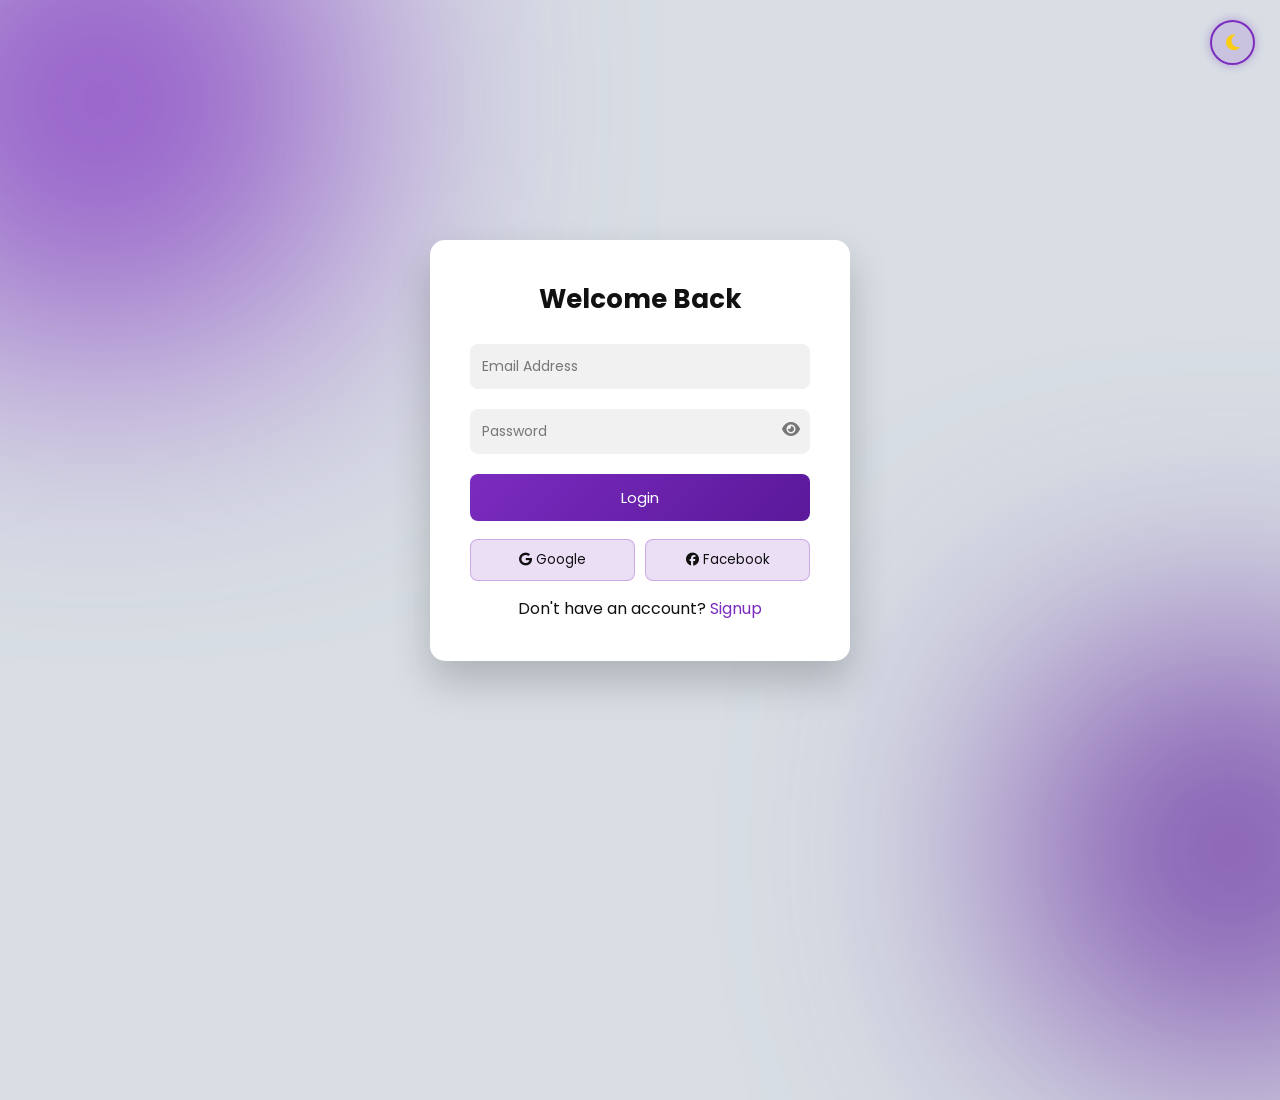
<file: login.html>
<!DOCTYPE html>
<html lang="en">
<head>
<meta charset="UTF-8">
<meta name="viewport" content="width=device-width, initial-scale=1.0">
<title>Login</title>

<link rel="stylesheet" href="login.css">

<link rel="stylesheet"
href="https://cdnjs.cloudflare.com/ajax/libs/font-awesome/6.5.1/css/all.min.css">

</head>
<body>

<div class="mode-toggle" onclick="toggleMode()">
<i class="fa-solid fa-moon"></i>
</div>

<div class="login-card">

<h2>Welcome Back</h2>

<form>

<div class="input-group">
<input type="email" required>
<label>Email Address</label>
</div>

<div class="input-group">
<input type="password" id="password" required>
<label>Password</label>
<i class="fa fa-eye toggle-pass" onclick="togglePassword()"></i>
</div>

<button class="login-btn">Login</button>

</form>

<div class="social">
<button><i class="fab fa-google"></i> Google</button>
<button><i class="fab fa-facebook"></i> Facebook</button>
</div>

<div class="signup-link">
Don't have an account? <a href="signup.html">Signup</a>
</div>

</div>

<script>


function toggleMode(){

document.body.classList.toggle("dark")

let icon=document.querySelector(".mode-toggle i")

if(document.body.classList.contains("dark")){
icon.classList.replace("fa-moon","fa-sun")
}else{
icon.classList.replace("fa-sun","fa-moon")
}

}

function togglePassword(){

let pass=document.getElementById("password")

if(pass.type==="password"){
pass.type="text"
}else{
pass.type="password"
}

}

</script>

</body>
</html>
</file>
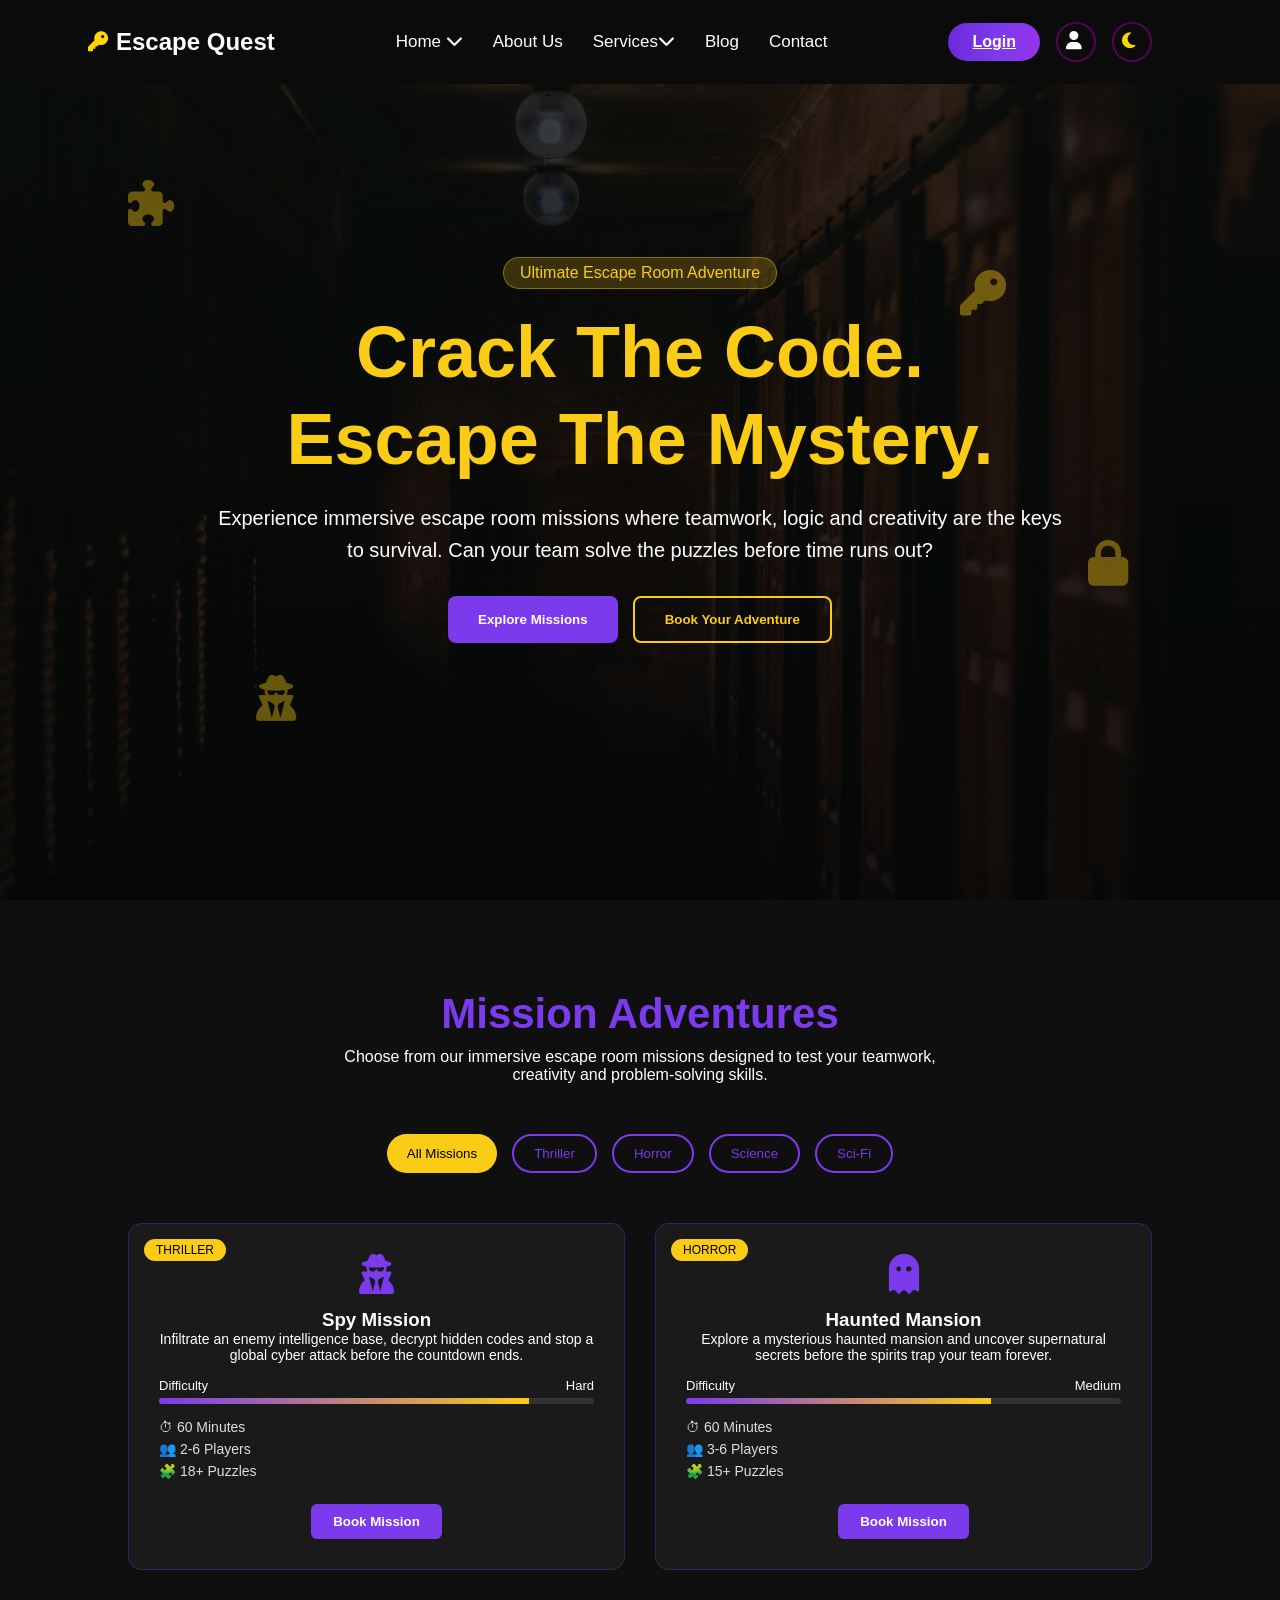
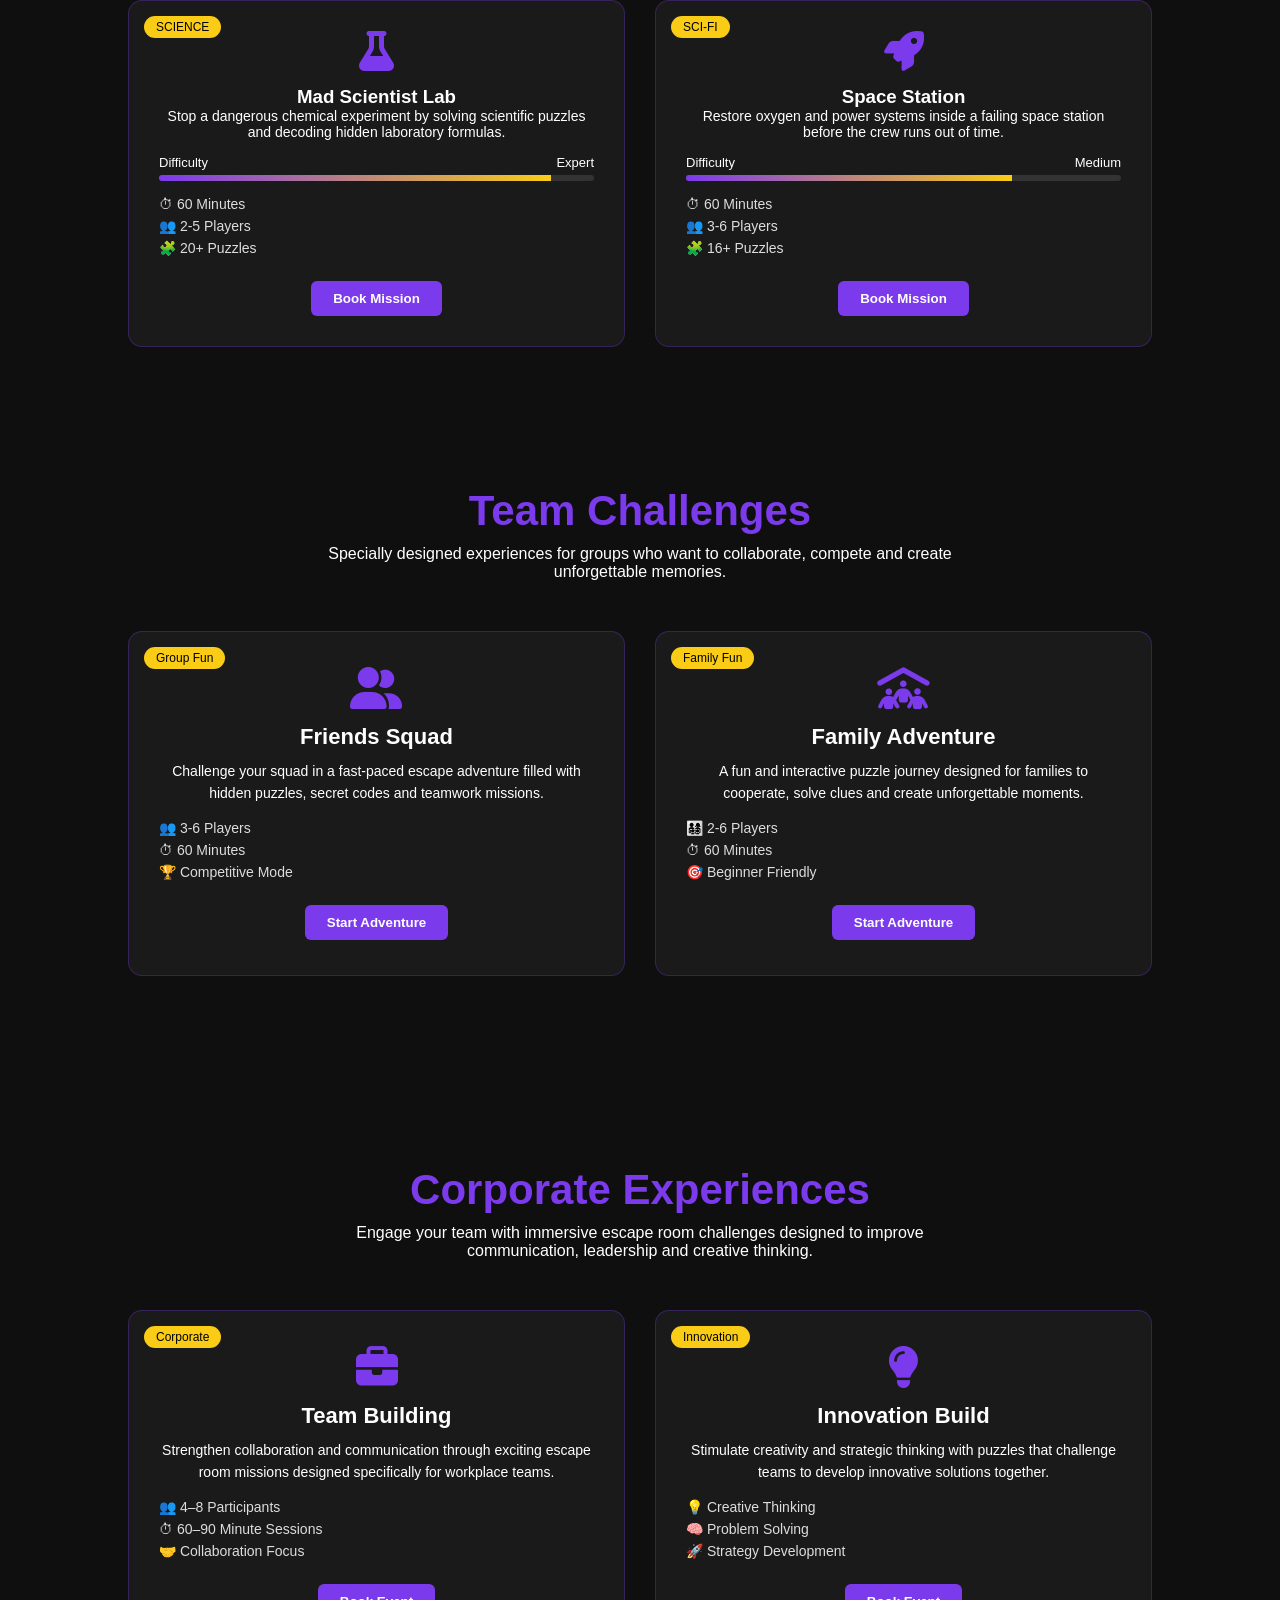
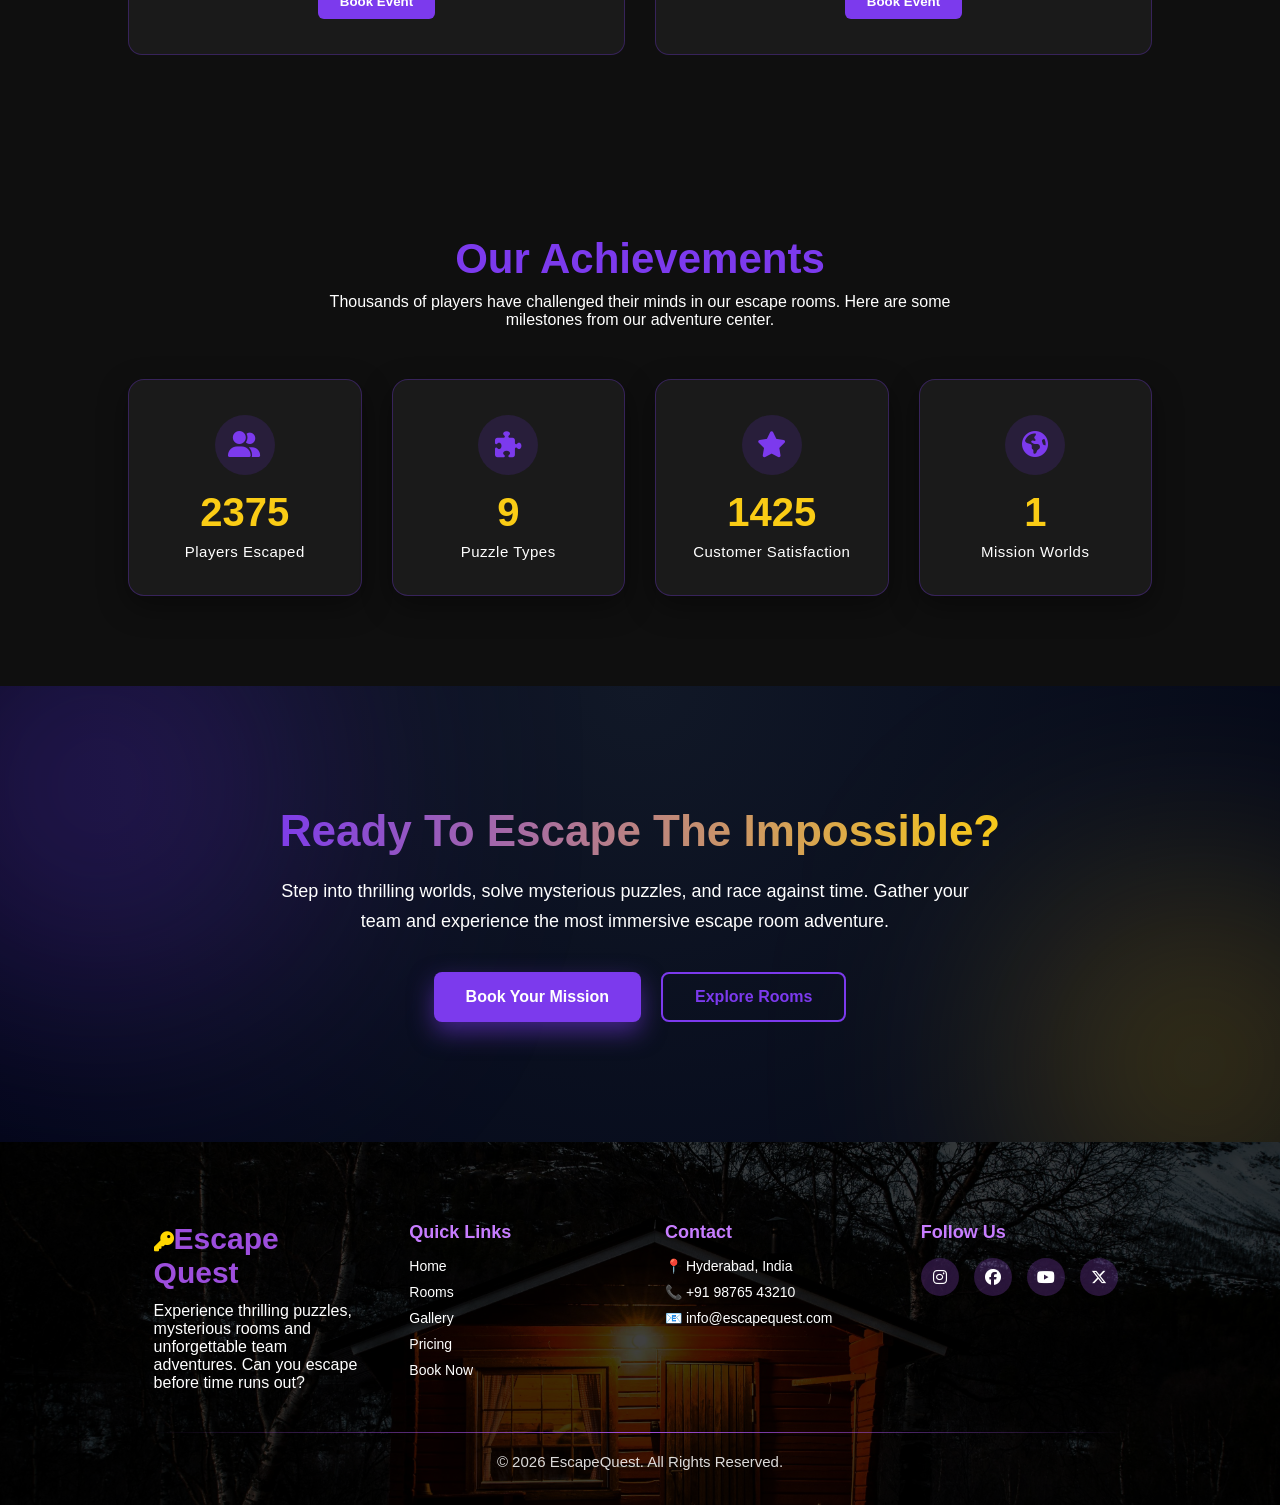
<file: servicedetails.html>
<!DOCTYPE html>
<html lang="en">
<head>
    <meta charset="UTF-8">
    <meta name="viewport" content="width=device-width, initial-scale=1.0">
    <title>Details</title>
    <link rel="stylesheet" href="servicedetails.css">

<link rel="stylesheet"
href="https://cdnjs.cloudflare.com/ajax/libs/font-awesome/6.5.1/css/all.min.css">
</head>
<body>
<header class="header" id="header">
 
<div class="logo">
<h2><i class="fa-solid fa-key logo-icon"></i>Escape Quest</h2>
</div>
 
<div class="menu-toggle" id="menuToggle">
<i class="fa-solid fa-bars"></i>
</div>
 
<ul class="nav-links" id="navLinks">
 
<li class="dropdown">
<a href="index.html">Home <i class="fa-solid fa-chevron-down"></i></a>
<ul class="dropdown-menu">
<li><a href="home2.html">Home 2</a></li>
</ul>
</li>
 
<li><a href="About Us.html">About Us</a></li>
 
<li class="dropdown">
<a href="services.html">Services<i class="fa-solid fa-chevron-down"></i></a>
<ul class="dropdown-menu">
<li><a href="servicedetails.html#rooms">Themes</a></li>
<li><a href="servicedetails.html#challenges">Team Challeneges</a></li>
<li><a href="servicedetails.html#events">Corporate Events</a></li>
</ul>
</li>
 
<li><a href="blogs.html">Blog</a></li>
<li><a href="Contact.html">Contact</a></li>
 
</ul>
 
<div class="nav-right">
<a href="login.html" class="login-btn">Login</a>
 
<a href="dashboard.html">
<i class="fa-solid fa-user admin-icon"></i>
</a>
 
<i class="fa-solid fa-moon theme-toggle" id="themeToggle"></i>
</div>
</header>
<script>
 
window.addEventListener("scroll", function(){
 
let header = document.getElementById("header");
 
if(window.scrollY > 50){
header.classList.add("scrolled");
}else{
header.classList.remove("scrolled");
}
 
});
 
const themeToggleBtn = document.getElementById("themeToggle");
 
themeToggleBtn.addEventListener("click", () => {
 
document.body.classList.toggle("light");
 
if(document.body.classList.contains("light")){
 
themeToggleBtn.classList.remove("fa-moon");
themeToggleBtn.classList.add("fa-sun");
 
}else{
 
themeToggleBtn.classList.remove("fa-sun");
themeToggleBtn.classList.add("fa-moon");
 
}
 
});
 
const menuToggle = document.getElementById("menuToggle");
const navLinks = document.getElementById("navLinks");
 
menuToggle.addEventListener("click", () => {
 
navLinks.classList.toggle("active");
 
});
 
document.querySelectorAll(".dropdown > a").forEach(item => {
 
item.addEventListener("click", function(e){
 
if(window.innerWidth < 640){
 
e.preventDefault();
this.parentElement.classList.toggle("active");
 
}
 
});
 
});
 
</script>

<section class="hero">

<div class="floating-icons">
<i class="fa-solid fa-puzzle-piece"></i>
<i class="fa-solid fa-lock"></i>
<i class="fa-solid fa-key"></i>
<i class="fa-solid fa-user-secret"></i>
</div>

<div class="hero-content">

<span class="hero-tag">Ultimate Escape Room Adventure</span>

<h1>Crack The Code.<br>Escape The Mystery.</h1>

<p>
Experience immersive escape room missions where teamwork,
logic and creativity are the keys to survival.
Can your team solve the puzzles before time runs out?
</p>

<div class="hero-buttons">

<button class="btn-primary">
Explore Missions
</button>

<button class="btn-secondary">
Book Your Adventure
</button>

</div>

</div>

</section>

<section class="services" id="rooms">

<h2 class="section-title">Mission Adventures</h2>

<p class="section-subtitle">
Choose from our immersive escape room missions designed to test
your teamwork, creativity and problem-solving skills.
</p>
<div class="mission-filter">

<button class="filter-btn active" data-filter="all">All Missions</button>
<button class="filter-btn" data-filter="thriller">Thriller</button>
<button class="filter-btn" data-filter="horror">Horror</button>
<button class="filter-btn" data-filter="science">Science</button>
<button class="filter-btn" data-filter="scifi">Sci-Fi</button>

</div>


<div class="card-container">

<div class="service-card thriller">

<div class="mission-tag">THRILLER</div>

<i class="fa-solid fa-user-secret"></i>

<h3>Spy Mission</h3>

<p>
Infiltrate an enemy intelligence base, decrypt hidden codes and stop
a global cyber attack before the countdown ends.
</p>

<div class="difficulty-box">

<div class="difficulty-title">
Difficulty <span>Hard</span>
</div>

<div class="difficulty">
<span style="width:85%"></span>
</div>

</div>

<ul class="mission-info">
<li>⏱ 60 Minutes</li>
<li>👥 2-6 Players</li>
<li>🧩 18+ Puzzles</li>
</ul>

<button class="mission-btn">Book Mission</button>

</div>

<div class="service-card horror">

<div class="mission-tag">HORROR</div>

<i class="fa-solid fa-ghost"></i>

<h3>Haunted Mansion</h3>

<p>
Explore a mysterious haunted mansion and uncover supernatural secrets
before the spirits trap your team forever.
</p>

<div class="difficulty-box">

<div class="difficulty-title">
Difficulty <span>Medium</span>
</div>

<div class="difficulty">
<span style="width:70%"></span>
</div>

</div>

<ul class="mission-info">
<li>⏱ 60 Minutes</li>
<li>👥 3-6 Players</li>
<li>🧩 15+ Puzzles</li>
</ul>

<button class="mission-btn">Book Mission</button>

</div>
<div class="service-card science">

<div class="mission-tag">SCIENCE</div>

<i class="fa-solid fa-flask"></i>

<h3>Mad Scientist Lab</h3>

<p>
Stop a dangerous chemical experiment by solving scientific puzzles
and decoding hidden laboratory formulas.
</p>

<div class="difficulty-box">

<div class="difficulty-title">
Difficulty <span>Expert</span>
</div>

<div class="difficulty">
<span style="width:90%"></span>
</div>

</div>

<ul class="mission-info">
<li>⏱ 60 Minutes</li>
<li>👥 2-5 Players</li>
<li>🧩 20+ Puzzles</li>
</ul>

<button class="mission-btn">Book Mission</button>

</div>

<div class="service-card scifi">

<div class="mission-tag">SCI-FI</div>

<i class="fa-solid fa-rocket"></i>

<h3>Space Station</h3>

<p>
Restore oxygen and power systems inside a failing space station before
the crew runs out of time.
</p>

<div class="difficulty-box">

<div class="difficulty-title">
Difficulty <span>Medium</span>
</div>

<div class="difficulty">
<span style="width:75%"></span>
</div>

</div>

<ul class="mission-info">
<li>⏱ 60 Minutes</li>
<li>👥 3-6 Players</li>
<li>🧩 16+ Puzzles</li>
</ul>

<button class="mission-btn">Book Mission</button>

</div>

</div>

</section>
<script>
    const filterButtons = document.querySelectorAll(".filter-btn");
const cards = document.querySelectorAll(".service-card");


filterButtons.forEach(btn => {

btn.addEventListener("click", () => {

document.querySelector(".filter-btn.active").classList.remove("active");
btn.classList.add("active");

let filter = btn.dataset.filter;

cards.forEach(card => {

if(filter === "all" || card.classList.contains(filter)){

card.style.display="block";

}else{

card.style.display="none";

}

});

});

});

window.addEventListener("load", () => {

document.querySelectorAll(".difficulty span").forEach(bar => {

let width = bar.getAttribute("style").replace("width:","");
setTimeout(()=>{

bar.style.width = width;

},300);

});

});
</script>
<section class="team-challenges" id="challenges">

<h2 class="section-title">Team Challenges</h2>
<p class="section-subtitle">
Specially designed experiences for groups who want to collaborate,
compete and create unforgettable memories.
</p>

<div class="card-container">
<div class="service-card small">

<span class="mission-tag">Group Fun</span>

<i class="fa-solid fa-user-group"></i>

<h3>Friends Squad</h3>

<p>
Challenge your squad in a fast-paced escape adventure filled with
hidden puzzles, secret codes and teamwork missions.
</p>

<ul class="challenge-info">
<li>👥 3-6 Players</li>
<li>⏱ 60 Minutes</li>
<li>🏆 Competitive Mode</li>
</ul>

<button class="mission-btn">Start Adventure</button>

</div>

<div class="service-card small">

<span class="mission-tag">Family Fun</span>

<i class="fa-solid fa-people-roof"></i>

<h3>Family Adventure</h3>

<p>
A fun and interactive puzzle journey designed for families to
cooperate, solve clues and create unforgettable moments.
</p>

<ul class="challenge-info">
<li>👨‍👩‍👧‍👦 2-6 Players</li>
<li>⏱ 60 Minutes</li>
<li>🎯 Beginner Friendly</li>
</ul>

<button class="mission-btn">Start Adventure</button>

</div>

</div>

</section>
<script>
    const challengeBtns = document.querySelectorAll(".mission-btn");

challengeBtns.forEach(btn => {

btn.addEventListener("click", () => {

btn.innerText = "Loading...";
btn.style.opacity = "0.7";

setTimeout(()=>{
btn.innerText = "Adventure Ready!";
btn.style.opacity = "1";
},1200);

});

});
</script>


<section class="corporate" id="events">

<h2 class="section-title">Corporate Experiences</h2>

<p class="section-subtitle">
Engage your team with immersive escape room challenges designed
to improve communication, leadership and creative thinking.
</p>

<div class="card-container">


<div class="service-card small">

<span class="mission-tag">Corporate</span>

<i class="fa-solid fa-briefcase"></i>

<h3>Team Building</h3>

<p>
Strengthen collaboration and communication through exciting
escape room missions designed specifically for workplace teams.
</p>

<ul class="challenge-info">
<li>👥 4–8 Participants</li>
<li>⏱ 60–90 Minute Sessions</li>
<li>🤝 Collaboration Focus</li>
</ul>

<button class="mission-btn">Book Event</button>

</div>


<div class="service-card small">

<span class="mission-tag">Innovation</span>

<i class="fa-solid fa-lightbulb"></i>

<h3>Innovation Build</h3>

<p>
Stimulate creativity and strategic thinking with puzzles that
challenge teams to develop innovative solutions together.
</p>

<ul class="challenge-info">
<li>💡 Creative Thinking</li>
<li>🧠 Problem Solving</li>
<li>🚀 Strategy Development</li>
</ul>

<button class="mission-btn">Book Event</button>

</div>

</div>

</section>
<script>
    const corporateBtns = document.querySelectorAll(".corporate .mission-btn");

corporateBtns.forEach(btn => {

btn.addEventListener("click", () => {

btn.innerText = "Processing...";
btn.style.opacity = "0.7";

setTimeout(()=>{
btn.innerText = "Event Scheduled";
btn.style.opacity = "1";
},1200);

});

});
</script>

<section class="stats">

<h2 class="section-title">Our Achievements</h2>

<p class="section-subtitle">
Thousands of players have challenged their minds in our escape rooms.
Here are some milestones from our adventure center.
</p>

<div class="stats-grid">

<div class="stat-card">

<div class="stat-icon">
<i class="fa-solid fa-user-group"></i>
</div>

<h2 class="counter" data-target="5000">0</h2>
<p>Players Escaped</p>

</div>


<div class="stat-card">

<div class="stat-icon">
<i class="fa-solid fa-puzzle-piece"></i>
</div>

<h2 class="counter" data-target="20">0</h2>
<p>Puzzle Types</p>

</div>


<div class="stat-card">

<div class="stat-icon">
<i class="fa-solid fa-star"></i>
</div>

<h2 class="counter" data-target="3000">0</h2>
<p>Customer Satisfaction</p>

</div>


<div class="stat-card">

<div class="stat-icon">
<i class="fa-solid fa-earth-americas"></i>
</div>

<h2 class="counter" data-target="4">0</h2>
<p>Mission Worlds</p>

</div>

</div>

</section>
<script>
    const counters = document.querySelectorAll(".counter");

counters.forEach(counter => {

const target = +counter.getAttribute("data-target");

let count = 0;

const speed = target / 120;

function updateCount(){

count += speed;

if(count < target){

counter.innerText = Math.floor(count);

requestAnimationFrame(updateCount);

}else{

counter.innerText = target;

}

}

updateCount();

});
</script>


<section class="cta">

<div class="cta-content">

<h2>Ready To Escape The Impossible?</h2>

<p>
Step into thrilling worlds, solve mysterious puzzles,
and race against time. Gather your team and experience
the most immersive escape room adventure.
</p>

<div class="cta-buttons">

<button class="primary-btn">Book Your Mission</button>

<button class="secondary-btn">Explore Rooms</button>

</div>

</div>

</section>
<footer class="escape-footer">

<div class="escape-footer-overlay">

<div class="escape-footer-container">

<div class="escape-footer-col">
<h3 class="escape-footer-logo"><i class="fa-solid fa-key logo-icon"></i>Escape Quest</h3>
<p>
Experience thrilling puzzles, mysterious rooms and unforgettable team adventures.
Can you escape before time runs out?
</p>
</div>

<div class="escape-footer-col">
<h4>Quick Links</h4>
<ul>
<li><a href="#">Home</a></li>
<li><a href="#">Rooms</a></li>
<li><a href="#">Gallery</a></li>
<li><a href="#">Pricing</a></li>
<li><a href="#">Book Now</a></li>
</ul>
</div>

<div class="escape-footer-col">
<h4>Contact</h4>
<ul>
<li>📍 Hyderabad, India</li>
<li>📞 +91 98765 43210</li>
<li>📧 info@escapequest.com</li>
</ul>
</div>

<div class="escape-footer-col">
<h4>Follow Us</h4>

<div class="escape-footer-social">

<a><i class="fa-brands fa-instagram"></i></a>
<a><i class="fa-brands fa-facebook"></i></a>
<a><i class="fa-brands fa-youtube"></i></a>
<a><i class="fa-brands fa-x-twitter"></i></a>

</div>

</div>

</div>

<div class="escape-footer-divider"></div>

<div class="escape-footer-copy">
© 2026 EscapeQuest. All Rights Reserved.
</div>

</div>

</footer>

</body>
</html>
</file>
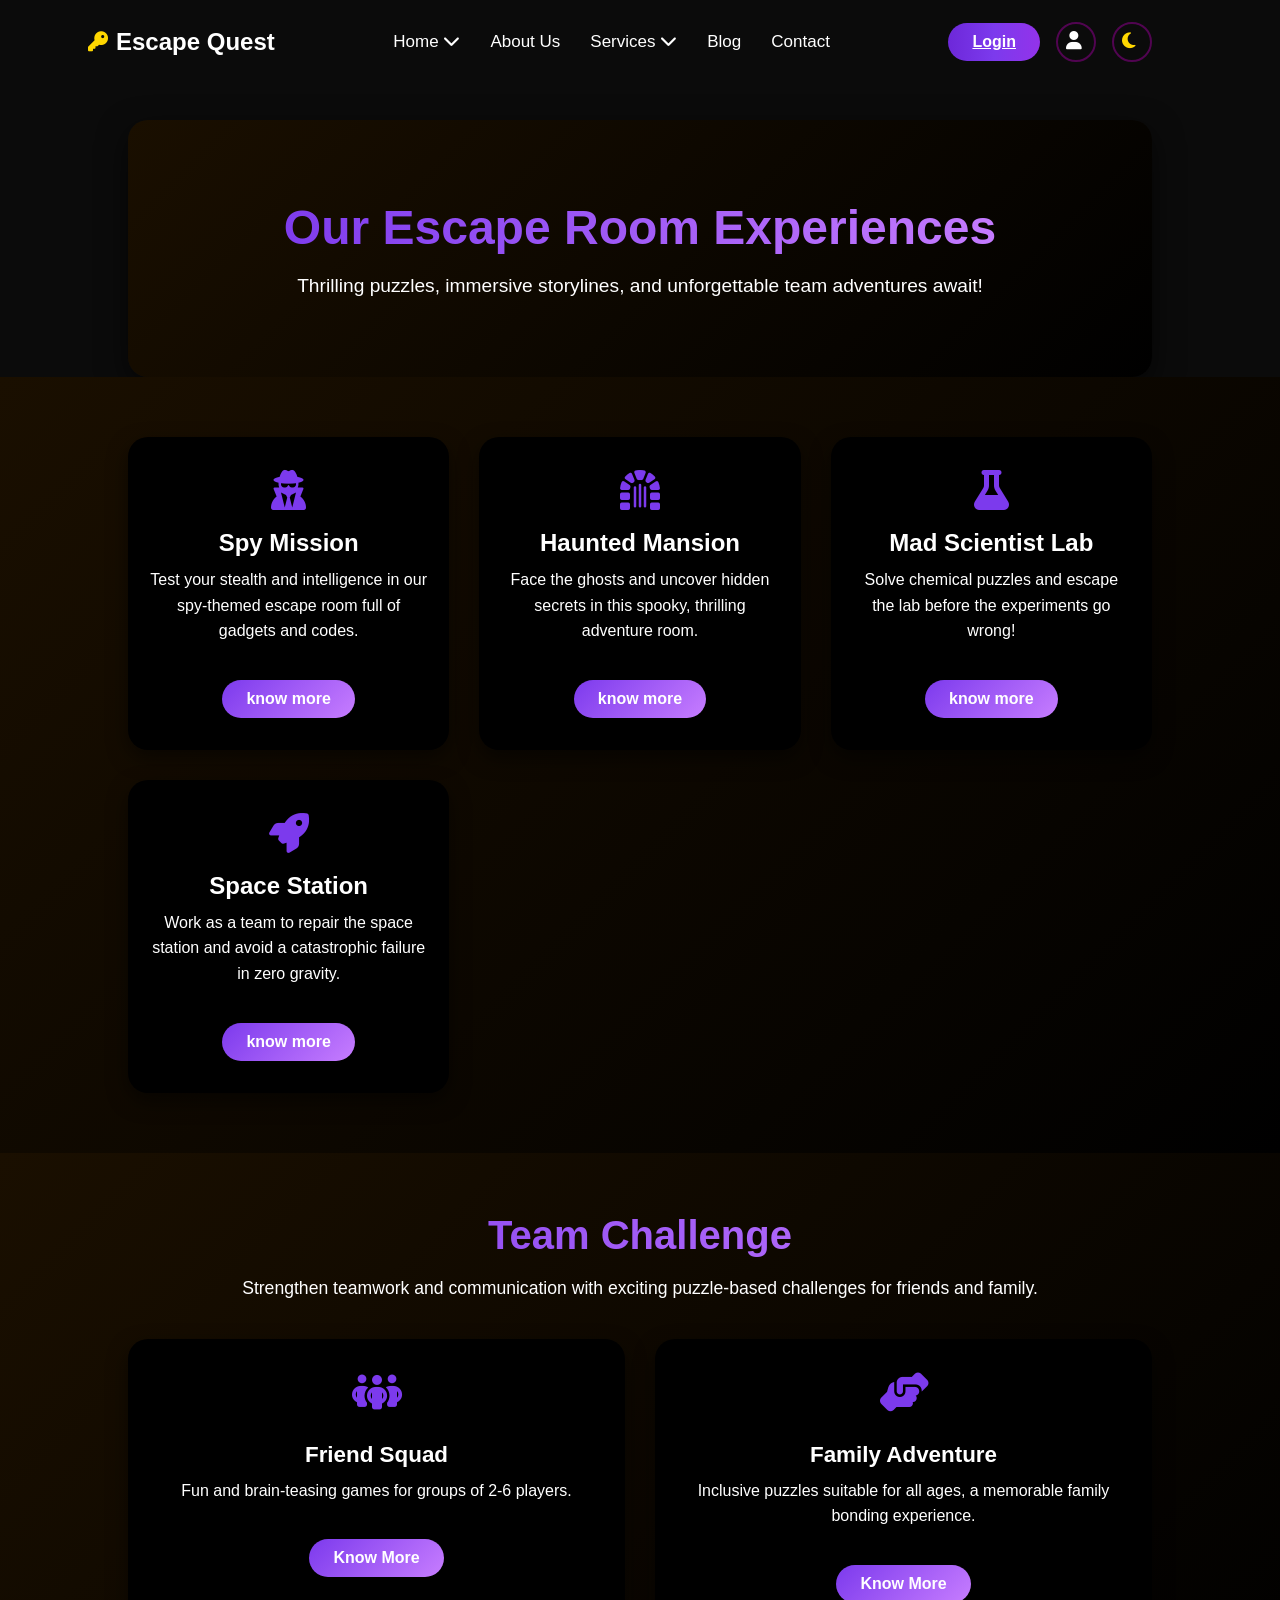
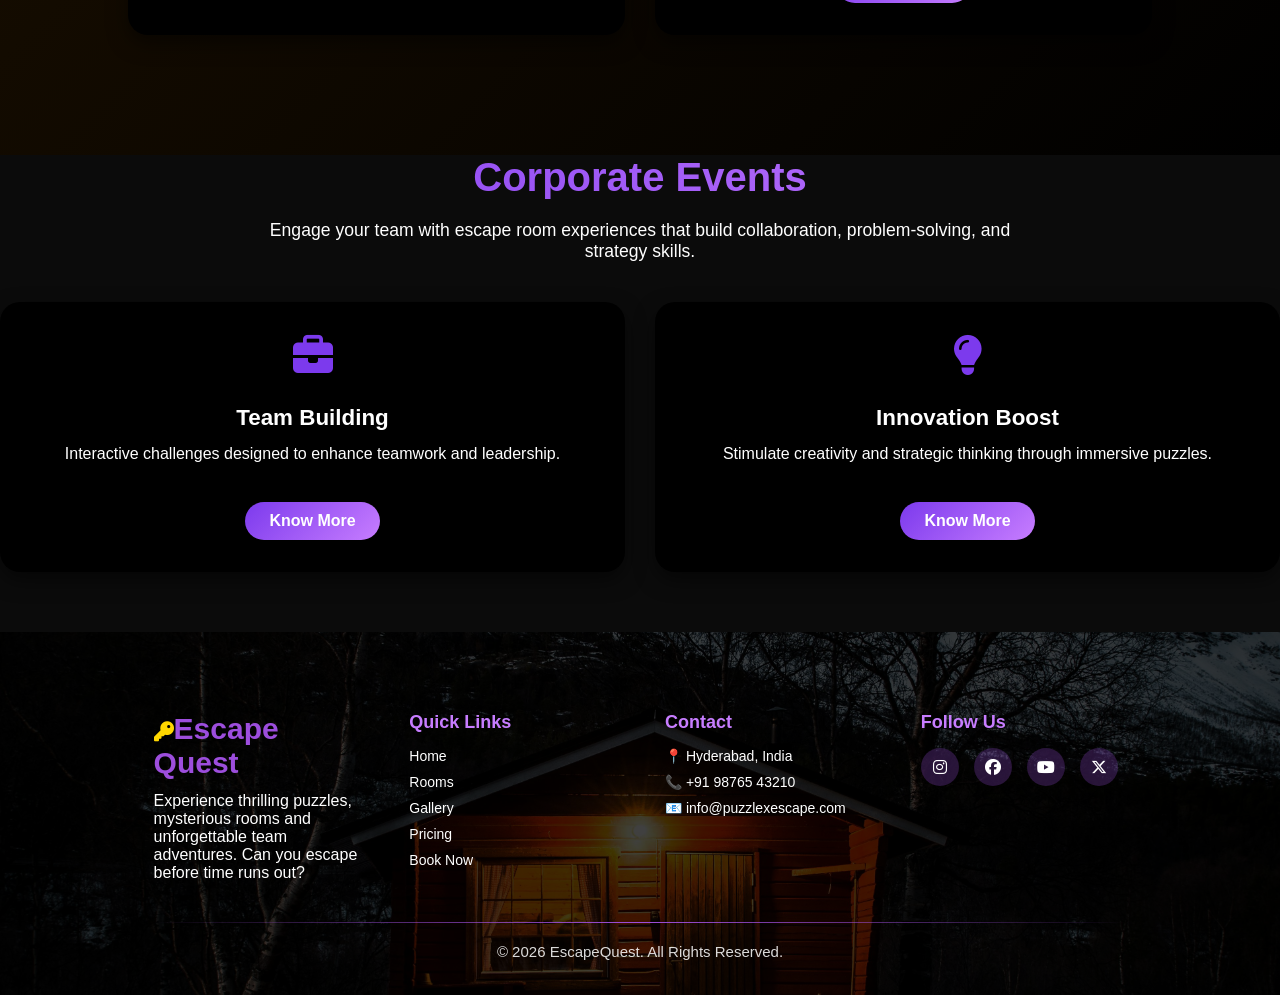
<file: services.html>
<!DOCTYPE html>
<html lang="en">
<head>
    <meta charset="UTF-8">
    <meta name="viewport" content="width=device-width, initial-scale=1.0">
    <title>services</title>
    <link rel="stylesheet" href="services.css">
 
<link rel="stylesheet"
href="https://cdnjs.cloudflare.com/ajax/libs/font-awesome/6.5.1/css/all.min.css">
</head>
<body>
<header class="header" id="header">
 
<div class="logo">
<h2><i class="fa-solid fa-key logo-icon"></i>Escape Quest</h2>
</div>
 
<div class="menu-toggle" id="menuToggle">
<i class="fa-solid fa-bars"></i>
</div>
 
<ul class="nav-links" id="navLinks">
 
<li class="dropdown">
<a href="index.html">Home <i class="fa-solid fa-chevron-down"></i></a>
<ul class="dropdown-menu">
<li><a href="home2.html">Home 2</a></li>
</ul>
</li>
 
<li><a href="About Us.html">About Us</a></li>
 
<li class="dropdown">
<a href="services.html">Services <i class="fa-solid fa-chevron-down"></i></a>
<ul class="dropdown-menu">
<li><a href="servicedetails.html#rooms">Themes</a></li>
<li><a href="servicedetails.html#challenges">Teamchallenge </a></li>
<li><a href="servicedetails.html#events">Corporate Events </a></li>
</ul>
</li>
 
<li><a href="blogs.html">Blog</a></li>
<li><a href="Contact.html">Contact</a></li>
 
</ul>
 
<div class="nav-right">
<a href="login.html" class="login-btn">Login</a>
 
<a href="dashboard.html">
<i class="fa-solid fa-user admin-icon"></i>
</a>
 
<i class="fa-solid fa-moon theme-toggle" id="themeToggle"></i>
</div>
</header>


<main class="services-page">

  
  <section class="services-hero">
    <div class="services-hero-content">
      <h1>Our Escape Room Experiences</h1>
      <p>Thrilling puzzles, immersive storylines, and unforgettable team adventures await!</p>
    </div>
  </section>
<section class="services-card-section">
  <div class="services-card-container" id="rooms">
    
    <a href="servicedetails.html#rooms" class="services-card">
      <div class="card-icon"><i class="fa-solid fa-user-secret"></i></div>
      <h3>Spy Mission</h3>
      <p>Test your stealth and intelligence in our spy-themed escape room full of gadgets and codes.</p>
      <button class="card-btn">know more</button>
    </a>

    <a href="servicedetails.html#rooms" class="services-card">
      <div class="card-icon"><i class="fa-solid fa-dungeon"></i></div>
      <h3>Haunted Mansion</h3>
      <p>Face the ghosts and uncover hidden secrets in this spooky, thrilling adventure room.</p>
      <button class="card-btn">know more</button>
    </a>

    <a href="servicedetails.html#rooms"class="services-card">
      <div class="card-icon"><i class="fa-solid fa-flask"></i></div>
      <h3>Mad Scientist Lab</h3>
      <p>Solve chemical puzzles and escape the lab before the experiments go wrong!</p>
      <button class="card-btn">know more</button>
    </a>

    <a href="servicedetails.html#rooms" class="services-card">
      <div class="card-icon"><i class="fa-solid fa-rocket"></i></div>
      <h3>Space Station</h3>
      <p>Work as a team to repair the space station and avoid a catastrophic failure in zero gravity.</p>
      <button class="card-btn">know more</button>
    </a>

  </div>
</section>
 
<section class="extra-services-section" id="challenges">

  
  <div class="extra-section">
    <h2>Team Challenge</h2>
    <p>Strengthen teamwork and communication with exciting puzzle-based challenges for friends and family.</p>
    <div class="extra-cards-container">
      <a href="servicedetails.html#challenges" class="extra-card">
        <div class="card-icon"><i class="fa-solid fa-people-group"></i></div>
        <h3>Friend Squad</h3>
        <p>Fun and brain-teasing games for groups of 2-6 players.</p>
        <button class="card-btn">Know More</button>
      </a>
      <a href="servicedetails.html#challenges" class="extra-card">
        <div class="card-icon"><i class="fa-solid fa-handshake-angle"></i></div>
        <h3>Family Adventure</h3>
        <p>Inclusive puzzles suitable for all ages, a memorable family bonding experience.</p>
        <button class="card-btn">Know More</button>
      </a>
    </div>
  </div>
</section>
<section id="events">
  
  <div class="extra-section" >
    <h2>Corporate Events</h2>
    <p>Engage your team with escape room experiences that build collaboration, problem-solving, and strategy skills.</p>
    <div class="extra-cards-container">
      <a href="servicedetails.html#events" class="extra-card">
        <div class="card-icon"><i class="fa-solid fa-briefcase"></i></div>
        <h3>Team Building</h3>
        <p>Interactive challenges designed to enhance teamwork and leadership.</p>
        <button class="card-btn">Know More</button>
      </a>
      <a href="servicedetails.html#events" class="extra-card">
        <div class="card-icon"><i class="fa-solid fa-lightbulb"></i></div>
        <h3>Innovation Boost</h3>
        <p>Stimulate creativity and strategic thinking through immersive puzzles.</p>
        <button class="card-btn">Know More</button>
      </a>
    </div>
  </div>
</section>
<footer class="escape-footer">
 
<div class="escape-footer-overlay">
 
<div class="escape-footer-container">
 

<div class="escape-footer-col">
<h3 class="escape-footer-logo"><i class="fa-solid fa-key logo-icon"></i>Escape Quest</h3>
<p>
Experience thrilling puzzles, mysterious rooms and unforgettable team adventures.
Can you escape before time runs out?
</p>
</div>
 

<div class="escape-footer-col">
<h4>Quick Links</h4>
<ul>
<li><a href="#">Home</a></li>
<li><a href="#">Rooms</a></li>
<li><a href="#">Gallery</a></li>
<li><a href="#">Pricing</a></li>
<li><a href="#">Book Now</a></li>
</ul>
</div>
 

<div class="escape-footer-col">
<h4>Contact</h4>
<ul>
<li>📍 Hyderabad, India</li>
<li>📞 +91 98765 43210</li>
<li>📧 info@puzzlexescape.com</li>
</ul>
</div>
 

<div class="escape-footer-col">
<h4>Follow Us</h4>
 
<div class="escape-footer-social">
 
<a ><i class="fa-brands fa-instagram"></i></a>
<a ><i class="fa-brands fa-facebook"></i></a>
<a ><i class="fa-brands fa-youtube"></i></a>
<a ><i class="fa-brands fa-x-twitter"></i></a>
 
</div>
 
</div>
 
</div>
 
<div class="escape-footer-divider"></div>
 
<div class="escape-footer-copy">
© 2026 EscapeQuest. All Rights Reserved.
</div>
 
</div>
 
</footer>


  <script src="services.js"></script> 
</body>
</html>
</file>
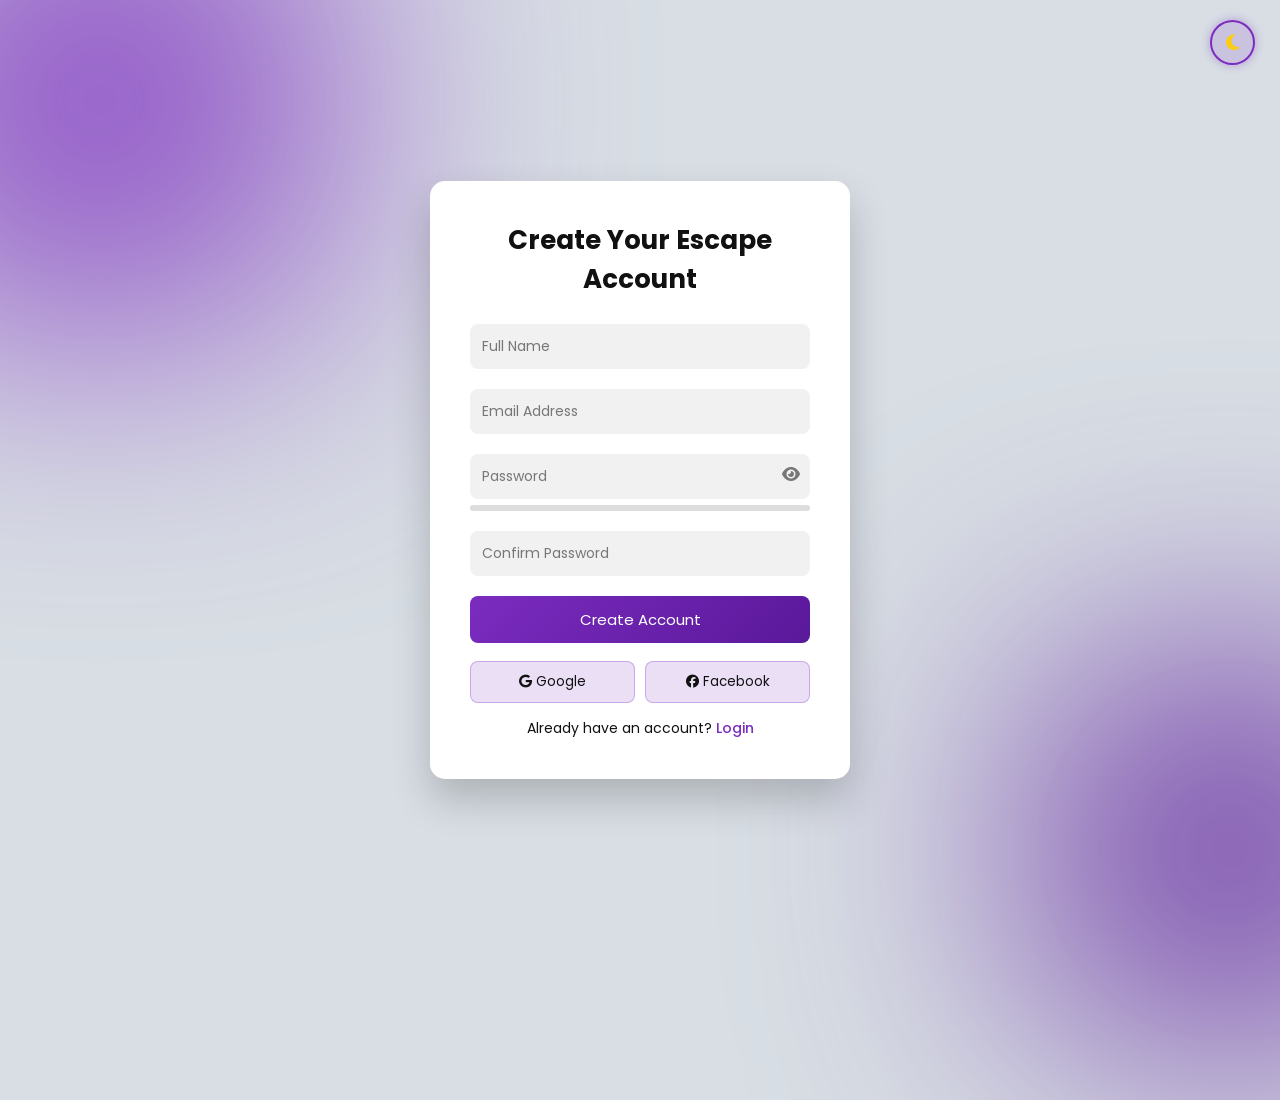
<file: signup.html>
<!DOCTYPE html>
<html lang="en">
<head>
    <meta charset="UTF-8">
    <meta name="viewport" content="width=device-width, initial-scale=1.0">
    <title>Signup</title>
     <link rel="stylesheet" href="signup.css">

<link rel="stylesheet"
href="https://cdnjs.cloudflare.com/ajax/libs/font-awesome/6.5.1/css/all.min.css">
</head>
<body>

<div class="mode-toggle" onclick="toggleMode()">
<i class="fa-solid fa-moon"></i>
</div>

<div class="signup-card">

<h2>Create Your Escape Account</h2>

<form>

<div class="input-group">
<input type="text" required>
<label>Full Name</label>
</div>

<div class="input-group">
<input type="email" required>
<label>Email Address</label>
</div>

<div class="input-group">
<input type="password" id="password" required>
<label>Password</label>
<i class="fa fa-eye toggle-pass" onclick="togglePassword()"></i>

<div class="strength">
<span id="strength-bar"></span>
</div>
</div>

<div class="input-group">
<input type="password" required>
<label>Confirm Password</label>
</div>

<button class="signup-btn">Create Account</button>

</form>

<div class="social">
<button><i class="fab fa-google"></i> Google</button>
<button><i class="fab fa-facebook"></i> Facebook</button>
</div>

<div class="login">
Already have an account? <a href="login.html">Login</a>
</div>

</div>

<script>
function toggleMode(){

document.body.classList.toggle("dark")

let icon=document.querySelector(".mode-toggle i")

if(document.body.classList.contains("dark")){
icon.classList.replace("fa-moon","fa-sun")
}else{
icon.classList.replace("fa-sun","fa-moon")
}

}


function togglePassword(){

let pass=document.getElementById("password")

if(pass.type==="password"){
pass.type="text"
}else{
pass.type="password"
}

}

const password=document.getElementById("password")
const bar=document.getElementById("strength-bar")

password.addEventListener("input",function(){

let val=password.value
let strength=0

if(val.length>5) strength+=1
if(val.match(/[A-Z]/)) strength+=1
if(val.match(/[0-9]/)) strength+=1
if(val.match(/[^A-Za-z0-9]/)) strength+=1

if(strength==1){
bar.style.width="25%"
bar.style.background="red"
}
else if(strength==2){
bar.style.width="50%"
bar.style.background="orange"
}
else if(strength==3){
bar.style.width="75%"
bar.style.background="yellowgreen"
}
else if(strength==4){
bar.style.width="100%"
bar.style.background="green"
}else{
bar.style.width="0%"
}

})

</script>

</body>
</html>
</file>
<file: index.css>
:root{
--text-color:#ffffff;
--bg-overlay:rgba(0,0,0,0.65);
--hero-bg:linear-gradient(135deg,hsl(268, 42%, 17%),#3a3a3a); 
--adventure-bg:#121212;  
--adventure-text:#f1f1f1;
--overlay:rgba(91, 69, 128, 0.15);
--bg:#0b0b0b;
--text:#ffffff;
--topbar-bg:linear-gradient(90deg,#6d28d9,#7c3aed,#9333ea);
--card-bg:#141418;
--review-bg:rgba(255,255,255,0.08);
--dark-header:#0f0f12;
--light-header:#ffffff;
--nav-color:#ffffff;
--number-color:#7c3aed;
--hover-number:#9333ea;
 --hiw-bg:#0b0b0b;
  --hiw-text:#f1f1f1;
  --hiw-card:#1e1e1e;
    --hiw-primary:#7c3aed;
  --hiw-secondary:#9333ea;
  --why-bg:#121212;
--why-text:#f1f1f1;
--why-primary:#7c3aed;
--why-glow:#9333ea;
--gallery-bg:#121212;
--gallery-text:#f1f1f1;
--gallery-btn-bg:#2a2a2a;
--gallery-btn-text:#e0d4ff;
--gallery-primary:#7c3aed;
background:var(--escape-light);
color:var(--escape-text-light);
transition:0.4s;
--footer-text:#ffffff;
--footer-heading:#c77dff;
--footer-logo:#9d4edd;
--footer-link:#ffffff;
--footer-link-hover:#c77dff;
--footer-social-bg:rgba(157,78,221,0.25);
--footer-divider:#9d4edd;
--footer-overlay:rgba(0,0,0,0.75);


}
 
 
 
body{
--header-bg:var(--dark-header);
--nav-color:#fff;
 
background:#0b0b0b;
color:#fff;
overflow-x: hidden;
}
 
 
 
body.light{
--text-color:#000000;
--bg-overlay:rgba(255,255,255,0.65);
--hero-bg:linear-gradient(135deg,#7c3aed,#ffffff); 
--adventure-bg:#f7f4ff;         
--adventure-text:#222;     
--overlay:rgba(124,58,237,0.08);
--bg:#ffffff;
--text:#0b0b0b;
--card-bg:#ffffff;
--review-bg:rgba(0,0,0,0.06);
--header-bg:var(--light-header);
--nav-color:#000000;
--number-color:#7c3aed;
--hover-number:#9333ea;
  --hiw-bg:#f8f7ff;
  --hiw-text:#222;
  --hiw-card:#ffffff;
    --hiw-primary:#7c3aed;
  --hiw-secondary:#9333ea;
  --why-bg:#f6f2ff;
--why-text:#222;
--why-primary:#7c3aed;
--why-glow:#9333ea;
--gallery-bg:#f7f4ff;
--gallery-primary:#7c3aed;
--gallery-text:#222;
--gallery-btn-bg:#ece6ff;
--gallery-btn-text:#9333ea;
--escape-purple:#7b2cbf;
--escape-purple-light:#9d4edd;
--escape-dark:#0f0f18;
--escape-light:#f8f7ff;
--escape-text-dark:#ffffff;
--escape-text-light:#1c1c1c;
--footer-text:#2b2b2b;
--footer-heading:#7b2cbf;
--footer-logo:#7b2cbf;
--footer-link:#333;
--footer-link-hover:#7b2cbf;
--footer-social-bg:rgba(123,44,191,0.12);
--footer-divider:#7b2cbf;
--footer-overlay:linear-gradient(
135deg,
rgba(165, 156, 218, 0.92),
rgba(243,232,255,0.92)
);

}
 

*{
margin:0;
padding:0;
box-sizing:border-box;
font-family:Arial, Helvetica, sans-serif;
}
 
 
 
.header{
 
position:fixed;
top:0;
left:0;
width:100%;
 
display:flex;
align-items:center;
justify-content:space-between;
 
padding:12px 6%;
 
background:var(--header-bg);
 
transition:0.4s;
z-index:1000;
 
}
 
 
.header.scrolled{
background:rgba(0,0,0,0.65);
backdrop-filter:blur(8px);
}
 
body.light .header.scrolled{
background:rgba(255,255,255,0.75);
}
 
 
.logo{
margin-left:-40px;
}
 
.logo h2{
display:flex;
align-items:center;
gap:8px;
font-weight:700;
color:var(--nav-color);
}
 
 
 
.logo-icon{
color:#ffd700;
font-size:20px;
}
 
 
 
.nav-links{
display:flex;
list-style:none;
gap:28px;
}
 
.nav-links li{
position:relative;
}
 
.nav-links a{
text-decoration:none;
color:var(--nav-color);
font-size:16px;
font-weight:500;
position:relative;
}
 
 
 
.nav-links a::after{
content:"";
position:absolute;
left:0;
bottom:-6px;
width:0%;
height:3px;
 
background:var(--topbar-bg);
transition:0.3s;
}
 
.nav-links a:hover::after,
.nav-links a.active::after{
width:100%;
}
 
.dropdown-menu{
 
position:absolute;
top:35px;
left:0;
 
background:var(--header-bg);
list-style:none;
 
padding:10px 0;
min-width:160px;
 
display:none;
 
border-radius:6px;
box-shadow:0 5px 12px rgba(0,0,0,0.2);
 
}
 
.dropdown-menu li{
padding:8px 18px;
}
 
.dropdown-menu a{
color:var(--nav-color);
font-size:15px;
}
 
.dropdown:hover .dropdown-menu{
display:block;
}
 
.nav-right{
display:flex;
align-items:center;
gap:16px;
}
 
 
 
.login-btn{
 
padding:10px 24px;
border:none;
border-radius:25px;
 
background:var(--topbar-bg);
color:#fff;
 
font-size:16px;
font-weight:600;
cursor:pointer;
 
transition:all 0.3s ease;
}
 
.login-btn:hover{
 
transform:translateY(-3px) scale(1.05);
box-shadow:0 8px 20px rgba(124,58,237,0.5);
background:linear-gradient(135deg,#7c3aed,#9333ea);
 
}
 
 
 
.admin-icon,
.theme-toggle{
 
width:40px;
height:40px;
padding-top: 8px;
padding-left: 8px;
display:flex;
align-items:center;
justify-content:center;
 
border-radius:50%;
border: 2px solid rgba(128, 0, 128, 0.6);
 
font-size:18px;
line-height:1;
 
background:transparent;
 
cursor:pointer;
transition:0.3s;
 
}
 
.admin-icon{
color:var(--nav-color);
}
 
.admin-icon:hover{
border-color:#7c3aed;
transform:scale(1.08);
}
 

 
.theme-toggle{
color:#ffd700;
}
 
.theme-toggle:hover{
border-color:#ffd700;
transform:scale(1.08);
}
 
 
.menu-toggle{
display:none;
font-size:24px;
cursor:pointer;
color:var(--nav-color);
}
 
@media (max-width:639px){
 
.header{
display:flex;
align-items:center;
justify-content:space-between;
padding:15px 5%;
}
 
.login-btn,
.book-btn{
display:none;
}
 
.header-right{
display:flex;
align-items:center;
gap:15px;
margin-left:auto;
}
.theme-toggle{
order:1;
font-size:18px;
cursor:pointer;
}
 
.menu-toggle{
display:block;
order:2;
font-size:22px;
cursor:pointer;
}
 
.nav-links{
position:absolute;
top:70px;
left:0;
width:100%;
 
background:var(--header-bg);
 
flex-direction:column;
display:none;
 
text-align:center;
padding:20px 0;
gap:20px;
}
 
.nav-links.active{
display:flex;
}
 
.dropdown-menu{
position:relative;
top:10px;
box-shadow:none;
}
 
.dropdown:hover .dropdown-menu{
display:none;
}
 
.dropdown.active .dropdown-menu{
display:block;
}
 
}
 
@media (min-width:640px) and (max-width:1023px){
 
.header{
padding:18px 6%;
}
 
.logo h2{
font-size:21px;
}
 
.nav-links{
gap:20px;
}
 
.nav-links a{
font-size:15px;
}
 
.book-btn{
padding:8px 20px;
font-size:15px;
}
 
}
 
 
@media (min-width:1024px) and (max-width:1279px){
 
.header{
padding:20px 8%;
}
 
.logo h2{
font-size:22px;
}
 
.nav-links{
gap:25px;
}
 
.nav-links a{
font-size:16px;
}
 
.book-btn{
padding:9px 22px;
font-size:15px;
}
 
}
 
 
@media (min-width:1280px){
 
.header{
padding:22px 10%;
}
 
.logo h2{
font-size:24px;
}
 
.nav-links{
gap:30px;
}
 
.nav-links a{
font-size:17px;
}
 
.book-btn{
padding:10px 24px;
font-size:16px;
}

}
.hero{
position:relative;
height:100vh;
display:flex;
align-items:center;
justify-content:center;
text-align:center;
overflow:hidden;
}


.hero-image{
position:absolute;
top:0;
left:0;
width:100%;
height:100%;
background-image:url("Images/escape-room.jpg");
background-position:center;
background-size:cover;
background-repeat:no-repeat;
z-index:1;
}

.hero-overlay{
position:absolute;
top:0;
left:0;
width:100%;
height:100%;
background:var(--bg-overlay);
z-index:2;
}

.hero-content{
position:relative;
z-index:3;
max-width:850px;
padding:20px;
color:var(--text-color);
animation:fadeUp 1s ease;
}
.hero-title{
font-size:58px;
font-weight:800;
margin-bottom:20px;
}

.hero-title span{
background:linear-gradient(135deg,#7c3aed,#9333ea);
-webkit-background-clip:text;
background-clip: text;
color:transparent;
}

.hero-text{
font-size:18px;
line-height:1.7;
margin-bottom:35px;
}


.hero-buttons{
display:flex;
justify-content:center;
gap:20px;
flex-wrap:wrap;
}

.hero-btn{
padding:14px 32px;
border-radius:40px;
font-weight:600;
text-decoration:none;
transition:0.3s;
}



.primary-btn{
background:linear-gradient(135deg,#7c3aed,#9333ea);
color:#fff;
}

.primary-btn:hover{
transform:translateY(-3px);
box-shadow:0 8px 25px rgba(124,58,237,0.5);

}
.secondary-btn{
border:2px solid #7c3aed;
color:var(--text-color);
}

.secondary-btn:hover{
background:linear-gradient(135deg,#7c3aed,#9333ea);
color:#fff;
}


.scroll-indicator{
position:absolute;
bottom:30px;
left:50%;
transform:translateX(-50%);
cursor:pointer;
z-index:4;
}

.scroll-indicator span{
display:block;
width:25px;
height:40px;
border:2px solid #fff;
border-radius:20px;
position:relative;
}

.scroll-indicator span::before{
content:"";
position:absolute;
top:8px;
left:50%;
width:5px;
height:5px;
background:#fff;
border-radius:50%;
transform:translateX(-50%);
animation:scrollMove 2s infinite;
}
@keyframes fadeUp{
from{
opacity:0;
transform:translateY(40px);
}
to{
opacity:1;
transform:translateY(0);
}
}

@keyframes scrollMove{
0%{opacity:0;transform:translate(-50%,0);}
50%{opacity:1;}
100%{opacity:0;transform:translate(-50%,15px);}
}

@media (max-width:639px){

.hero-content{
padding-top:5px;     
padding-bottom:5px; 
}

.hero-title{
font-size:32px;
margin-bottom:10px;  
}

.hero-text{
font-size:15px;
margin-bottom:15px; 
}

.hero-buttons{
margin-bottom:5px; 
}

}



@media(min-width:640px) and (max-width:1023px){

.hero-title{
font-size:42px;
}

.hero-text{
font-size:16px;
}

}


@media(min-width:1024px) and (max-width:1279px){

.hero-title{
font-size:50px;
}

}


@media(min-width:1280px){

.hero-title{
font-size:64px;
}

.hero-text{
font-size:20px;
}

}

.private-adventure{
padding:80px 10% 40px 10%;
position:relative;
color:var(--adventure-text);
background:var(--adventure-bg);
overflow:hidden;
}


.private-adventure::before{
content:"";
position:absolute;
top:0;
left:0;
width:100%;
height:100%;
background:var(--adventure-overlay);
z-index:0;
}

.section-heading{
text-align:center;
font-size:42px;
font-weight:800;
margin-bottom:50px;
letter-spacing:2px;

background:linear-gradient(135deg,#7c3aed,#9333ea);
-webkit-background-clip:text;
background-clip:text;
color:transparent;
}



.adventure-container{
position:relative;
z-index:1;
display:grid;
grid-template-columns:1fr 1fr;
gap:60px;
align-items:center;
}


.adventure-title{
font-size:52px;
font-weight:800;
margin-bottom:30px;
line-height:1.1;
text-transform:uppercase;
}

.adventure-title span{
background:linear-gradient(135deg,#7c3aed,#9333ea);
-webkit-background-clip:text;
background-clip:text;
color:transparent;
}

.adventure-image img{
width:100%;
border-radius:8px;
display:block;
transition:0.4s ease;
}

.adventure-image img:hover{
transform:scale(1.05);
box-shadow:0 15px 40px rgba(124,58,237,0.6);
}

.adventure-right{
display:flex;
flex-direction:column;
gap:35px;
}

.adventure-item{
display:flex;
gap:20px;
align-items:flex-start;
}

.number{
font-size:40px;
font-weight:800;
background:linear-gradient(135deg,#7c3aed,#9333ea);
-webkit-background-clip:text;
background-clip:text;
color:transparent;
min-width:40px;
}
.adventure-item p{
font-size:18px;
line-height:1.7;
max-width:500px;
color:var(--adventure-text);
}

.adventure-item:hover .number{
background:linear-gradient(135deg,#7c5ab6,#750bd8);
-webkit-background-clip:text;
background-clip:text;
color:transparent;
transform:scale(1.1);
transition:0.3s;
}

@media (max-width:639px){

.private-adventure{
padding:50px 20px;
}

.section-heading{
font-size:28px;
margin-bottom:30px;
letter-spacing:1px;
}

.adventure-container{
grid-template-columns:1fr;
gap:35px;
}

.adventure-image img{
border-radius:6px;
}

.adventure-right{
gap:25px;
}

.adventure-item{
gap:12px;
}

.number{
font-size:26px;
min-width:28px;
}

.adventure-item p{
font-size:15px;
line-height:1.6;
max-width:100%;
}

}

@media (min-width:640px) and (max-width:1023px){

.private-adventure{
padding:60px 6%;
}

.section-heading{
font-size:34px;
margin-bottom:40px;
}

.adventure-container{
grid-template-columns:1fr;
gap:45px;
}

.adventure-image img{
max-width:80%;
margin:auto;
display:block;
}

.adventure-item{
gap:18px;
}

.number{
font-size:32px;
}

.adventure-item p{
font-size:16px;
}

}

@media (min-width:1024px) and (max-width:1279px){

.private-adventure{
padding:70px 8%;
}

.section-heading{
font-size:38px;
}

.adventure-container{
grid-template-columns:1fr 1fr;
gap:50px;
}

.number{
font-size:36px;
}

.adventure-item p{
font-size:17px;
}

}

@media (min-width:1280px){

.private-adventure{
padding:80px 10%;
}

.section-heading{
font-size:42px;
}

.adventure-container{
grid-template-columns:1fr 1fr;
gap:60px;
}

.number{
font-size:40px;
}

.adventure-item p{
font-size:18px;
}

}

body{
margin:0;
font-family:Arial, sans-serif;
background:var(--bg);
color:var(--text);
}


.escape-rooms{
padding:40px 10%;
}

.rooms-heading{
text-align:center;
font-size:42px;
margin-bottom:60px;

background:linear-gradient(135deg,#7c3aed,#9333ea);
-webkit-background-clip:text;
background-clip:text;
color:transparent;
}


.escape-row{
display:flex;
align-items:center;
justify-content:space-between;
gap:50px;
margin-bottom:80px;
}

.escape-row.reverse{
flex-direction:row-reverse;
}


.room-card{
display:flex;
width:600px;
background:var(--card-bg);
border-radius:15px;
overflow:hidden;
box-shadow:0 0 25px rgba(124,58,237,0.6);
transition:0.4s;
}

.room-card:hover{
transform:translateY(-6px);
box-shadow:0 15px 40px rgba(124,58,237,0.8);
}

.room-image img{
width:260px;
height:100%;
object-fit:cover;
}

.room-content{
padding:25px;
}

.room-content h3{
font-size:26px;
}

.room-content span{
background:linear-gradient(135deg,#7c3aed,#9333ea);
-webkit-background-clip:text;
background-clip:text;
color:transparent;
}


.room-content ul{
list-style:none;
padding:0;
margin-bottom:10px;
}

.room-content li{
margin-bottom:6px;
}

.book-btn{
margin-top:10px;
padding:10px 22px;
border:none;
border-radius:8px;
background:linear-gradient(135deg,#7c3aed,#9333ea);
color:#fff;
font-weight:bold;
cursor:pointer;
transition:0.3s;
}

.book-btn:hover{
transform:translateY(-3px);
box-shadow:0 8px 20px rgba(124,58,237,0.6);
}


.escape-testimonial{
width:350px;
text-align:center;
}

.review-card{
padding:20px;
border-radius:15px;
background:var(--review-bg);
backdrop-filter:blur(10px);
box-shadow:0 0 25px rgba(124,58,237,0.4);
margin-bottom:30px;
min-height:120px;
position:relative;
overflow:hidden;
}

.review{
position:absolute;
width:100%;
opacity:0;
transition:opacity .5s;
}

.review.active{
opacity:1;
position:relative;
}

.stars{
color:#9333ea;
margin:5px 0;
}


.customer-count h2{
font-size:42px;
margin:0;
color:#7c3aed;
}

.customer-count p{
color:#9333ea;
}


.testimonial-dots{
display:flex;
justify-content:center;
gap:8px;
margin-top:15px;
}

.dot{
width:10px;
height:10px;
border-radius:50%;
background:#c4b5fd;
cursor:pointer;
transition:0.3s;
}

.dot.active{
background:#7c3aed;
transform:scale(1.3);
}



.review{
position:absolute;
width:100%;
opacity:0;
transition:opacity .5s;
}

.review.active{
opacity:1;
position:relative;
}

@media (max-width:639px){

.escape-rooms{
padding:40px 20px;
}

.rooms-heading{
font-size:28px;
margin-bottom:40px;
}

.escape-row{
flex-direction:column;
gap:30px;
margin-bottom:50px;
}

.escape-row.reverse{
flex-direction:column;
}



.escape-testimonial{
width:100%;
}

.review-card{
min-height:140px;
}



.room-card{
flex-direction:column;
width:100%;
}

.room-image img{
width:100%;
height:220px;
}

.room-content{
padding:20px;
}

.room-content h3{
font-size:20px;
}

.room-content li{
font-size:14px;
}

.book-btn{
width:100%;
text-align:center;
}

.customer-count h2{
font-size:32px;
}

}


@media (min-width:640px) and (max-width:1023px){

.escape-rooms{
padding:50px 6%;
}

.rooms-heading{
font-size:34px;
}



.escape-row{
flex-direction:column;
gap:40px;
}

.escape-row.reverse{
flex-direction:column;
}

.escape-testimonial{
width:80%;
margin:auto;
}

.room-card{
width:90%;
margin:auto;
}

.room-image img{
width:240px;
}

.room-content h3{
font-size:24px;
}

.customer-count h2{
font-size:36px;
}

}

@media (min-width:1024px) and (max-width:1279px){

.escape-rooms{
padding:60px 8%;
}

.rooms-heading{
font-size:38px;
}

.escape-row{
gap:40px;
}

.room-card{
width:520px;
}

.room-image img{
width:230px;
}

.escape-testimonial{
width:320px;
}

}
@media (min-width:1280px){

.escape-rooms{
padding:70px 10%;
}

.rooms-heading{
font-size:42px;
}

.escape-row{
gap:60px;
}

.room-card{
width:600px;
}

.escape-testimonial{
width:350px;
}

.customer-count h2{
font-size:42px;
}

}

.how-it-works{
  padding:0px 8% 40px 8%;
  background:var(--hiw-bg);
  text-align:center;
}

.section-title{
  font-size:36px;
  font-weight:700;
  color:var(--hiw-primary);
}

.section-subtitle{
  margin-top:10px;
  color:var(--hiw-text);
  opacity:0.8;
}

.steps-container{
  margin-top:50px;
  display:grid;
  grid-template-columns:repeat(auto-fit,minmax(220px,1fr));
  gap:30px;
}

.step-card{
  background:var(--hiw-card);
  padding:35px 25px;
  border-radius:14px;
  box-shadow:0 10px 25px rgba(0,0,0,0.08);
  position:relative;
  transition:all 0.3s ease;
}

.step-card:hover{
  transform:translateY(-10px);
  box-shadow:0 15px 35px rgba(123,44,191,0.3);
}
.step-number{
  position:absolute;
  top:-15px;
  left:20px;
  background:linear-gradient(135deg,var(--hiw-primary),var(--hiw-secondary));
  color:#fff;
  width:35px;
  height:35px;
  border-radius:50%;
  display:flex;
  align-items:center;
  justify-content:center;
  font-weight:bold;
}
.step-icon{
  font-size:38px;
  color:var(--hiw-primary);
  margin-bottom:15px;
}
.step-card h3{
  margin-bottom:10px;
  color:var(--hiw-text);
}

.step-card p{
  font-size:14px;
  color:var(--hiw-text);
  opacity:0.8;
}

@media (max-width:639px){

.how-it-works{
  padding:0px 6% 30px 6%;
}

.section-title{
  font-size:26px;
}

.section-subtitle{
  font-size:14px;
}

.steps-container{
  grid-template-columns:1fr;
  gap:20px;
  margin-top:35px;
}

.step-card{
  padding:25px 18px;
}

.step-icon{
  font-size:32px;
}

.step-card h3{
  font-size:18px;
}

.step-card p{
  font-size:13px;
}

}


@media (min-width:640px) and (max-width:1023px){

.how-it-works{
  padding:0px 7% 35px 7%;
}

.section-title{
  font-size:30px;
}

.section-subtitle{
  font-size:15px;
}

.steps-container{
  grid-template-columns:repeat(2,1fr);
  gap:25px;
}

.step-card{
  padding:30px 20px;
}

.step-icon{
  font-size:34px;
}

}

@media (min-width:1024px) and (max-width:1279px){

.how-it-works{
  padding:0px 8% 40px 8%;
}

.section-title{
  font-size:34px;
}

.steps-container{
  grid-template-columns:repeat(4,1fr);
  gap:30px;
}

.step-card{
  padding:35px 25px;
}

}


@media (min-width:1280px){

.how-it-works{
  padding:0px 10% 50px 10%;
}

.section-title{
  font-size:38px;
}

.steps-container{
  grid-template-columns:repeat(4,1fr);
  gap:35px;
}

.step-card{
  padding:40px 28px;
}

.step-icon{
  font-size:40px;
}

.step-card h3{
  font-size:20px;
}

.step-card p{
  font-size:15px;
}

}

.why-choose{
padding:40px 8%;
background:var(--why-bg);
}

.why-heading{
text-align:center;
font-size:36px;
color:var(--why-primary);
margin-bottom:60px;
}


.timeline{
position:relative;
max-width:1000px;
margin:auto;
}

.timeline::after{
content:'';
position:absolute;
width:4px;
background:linear-gradient(var(--why-primary),var(--why-glow));
top:0;
bottom:0;
left:50%;
margin-left:-2px;
}

.timeline-item{
padding:20px 40px;
position:relative;
width:50%;
}

.timeline-item::after{
content:'';
position:absolute;
width:18px;
height:18px;
right:-9px;
background:var(--why-primary);
border-radius:50%;
top:30px;
box-shadow:0 0 10px var(--why-glow);
}


.left{
left:0;
text-align:right;
}


.right{
left:50%;
}

.right::after{
left:-9px;
}
.timeline-content{
padding:20px 25px;
background:rgba(123,44,191,0.08);
border-radius:10px;
transition:0.3s;
}

.timeline-content:hover{
background:rgba(123,44,191,0.15);
transform:scale(1.05);
}

.timeline-content h3{
color:var(--why-primary);
margin-bottom:8px;
}

.timeline-content p{
color:var(--why-text);
font-size:14px;
line-height:1.6;
}
@media (max-width:639px){

.why-choose{
padding:30px 6%;
}

.why-heading{
font-size:26px;
margin-bottom:40px;
}

.timeline::after{
left:20px;
}

.timeline-item{
width:100%;
padding-left:55px;
padding-right:20px;
margin-bottom:30px;
}
.timeline-item::after{
left:11px;
right:auto;
}
.left,
.right{
left:0;
text-align:left;
}

.timeline-content{
padding:16px 18px;
}

.timeline-content h3{
font-size:18px;
}

.timeline-content p{
font-size:13px;
}

}
@media (min-width:640px) and (max-width:1023px){

.why-choose{
padding:35px 7%;
}

.why-heading{
font-size:30px;
}

.timeline{
max-width:750px;
}

.timeline-item{
padding:20px 30px;
}

.timeline-content h3{
font-size:19px;
}

.timeline-content p{
font-size:14px;
}

}


@media (min-width:1024px) and (max-width:1279px){

.why-choose{
padding:40px 8%;
}

.why-heading{
font-size:34px;
}

.timeline{
max-width:950px;
}

.timeline-content{
padding:20px 22px;
}

}

@media (min-width:1280px){

.why-choose{
padding:50px 10%;
}

.why-heading{
font-size:38px;
}

.timeline{
max-width:1100px;
}

.timeline-content{
padding:22px 26px;
}

.timeline-content h3{
font-size:21px;
}

.timeline-content p{
font-size:15px;
}

}

.escape-gallery{
padding:20px 8%;  
background:var(--gallery-bg);
text-align:center;
}

.gallery-heading{
font-size:38px;
color:var(--gallery-primary);
font-weight:700;
}
.gallery-desc{
margin-top:6px;
color:var(--gallery-text);
opacity:0.85;
}

.gallery-filter{
margin-top:15px;  
}
.g-btn{
padding:10px 22px;
margin:6px;
border:none;
border-radius:25px;
background:var(--gallery-btn-bg);
color:var(--gallery-btn-text);
cursor:pointer;
transition:0.3s;
font-weight:500;
}

.g-btn:hover{
background:var(--gallery-primary);
color:white;
}

.g-btn.active{
background:var(--gallery-primary);
color:white;
}

.gallery-grid{
margin-top:20px;
display:grid;
grid-template-columns:repeat(3, 1fr); 
gap:18px;
perspective:1000px;
}


.gallery-grid.filter-view{
grid-template-columns:repeat(2, 1fr); 
}

.gallery-item{
position:relative;
overflow:hidden;
border-radius:12px;
cursor:pointer;
transform-style:preserve-3d;
transition:transform 0.4s ease, opacity 0.4s ease;
aspect-ratio: 4/3; 
}


.gallery-item img{
width:100%;
height:100%;
object-fit:cover; 
display:block;
transition:transform 0.5s;
}

.gallery-item{
opacity:0;
transform:translateY(30px);
animation:fadeUp 0.7s forwards;
}

@keyframes fadeUp{
to{
opacity:1;
transform:translateY(0);
}
}

.gallery-item:hover{
transform:rotateX(5deg) rotateY(-5deg) scale(1.03);
}

.gallery-item:hover img{
transform:scale(1.1);
}
.overlay{
position:absolute;
top:0;
left:0;
width:100%;
height:100%;
background:rgba(123,44,191,0.35);
display:flex;
align-items:center;
justify-content:center;
opacity:0;
transition:0.3s;
}

.overlay i{
font-size:30px;
color:white;
}

.gallery-item:hover .overlay{
opacity:1;
}


.gallery-item::before{
content:"";
position:absolute;
inset:0;

border-radius:12px;
border:2px solid transparent;
background:linear-gradient(135deg,#7b2cbf,#9d4edd) border-box;

-webkit-mask:
linear-gradient(#fff 0 0) padding-box,
linear-gradient(#fff 0 0);
mask:linear-gradient(#fff 0 0) padding-box,
linear-gradient(#fff 0 0);

-webkit-mask-composite:xor;
mask-composite:exclude;

opacity:0;
transition:opacity 0.3s ease;

pointer-events:none;
}

.gallery-item:hover::before{
opacity:1;
}


.gallery-lightbox{
position:fixed;
top:0;
left:0;
width:100%;
height:100%;
background:rgba(0,0,0,0.9);
display:none;
align-items:center;
justify-content:center;
z-index:1000;
}

.lightbox-img{
max-width:85%;
max-height:85%;
border-radius:10px;
}

.lightbox-close{
position:absolute;
top:25px;
right:40px;
font-size:40px;
color:white;
cursor:pointer;
}
@media (max-width:639px){

.escape-gallery{
padding:18px 16px;
}

.gallery-heading{
font-size:26px;
}

.gallery-desc{
font-size:14px;
}

.gallery-filter{
display:flex;
flex-wrap:wrap;
justify-content:center;
gap:6px;
}

.g-btn{
padding:8px 14px;
font-size:13px;
}

.gallery-grid{
grid-template-columns:1fr;
gap:14px;
}

.gallery-grid.filter-view{
grid-template-columns:1fr;
}

.overlay i{
font-size:24px;
}

.lightbox-img{
max-width:92%;
max-height:80%;
}

}

@media (min-width:640px) and (max-width:1023px){

.escape-gallery{
padding:20px 6%;
}

.gallery-heading{
font-size:32px;
}

.gallery-desc{
font-size:15px;
}

.gallery-grid{
grid-template-columns:repeat(2,1fr);
gap:16px;
}

.gallery-grid.filter-view{
grid-template-columns:repeat(2,1fr);
}

.g-btn{
font-size:14px;
padding:9px 18px;
}

}

@media (min-width:1024px) and (max-width:1279px){

.escape-gallery{
padding:22px 8%;
}

.gallery-heading{
font-size:36px;
}

.gallery-grid{
grid-template-columns:repeat(3,1fr);
gap:18px;
}
.gallery-grid.filter-view{
grid-template-columns:repeat(2,1fr);
}

}

@media (min-width:1280px){

.escape-gallery{
padding:24px 10%;
}

.gallery-heading{
font-size:40px;
}

.gallery-grid{
grid-template-columns:repeat(4,1fr);
gap:20px;
}

.gallery-grid.filter-view{
grid-template-columns:repeat(2,1fr);
}

}

.escape-booking-section{
padding:80px 8% 0px 8%;
text-align:center;
}


.escape-booking-title{
font-size:40px;
font-weight:700;
background:linear-gradient(135deg,#7b2cbf,#9d4edd);
-webkit-background-clip:text;
background-clip: text;
-webkit-text-fill-color:transparent;
margin-bottom:10px;
}

.escape-booking-sub{
margin-top:10px;
opacity:0.8;
}


.escape-booking-container{
margin-top:40px;
display:flex;
justify-content:center;
}


.escape-booking-form{
background:rgba(255,255,255,0.06);
padding:40px;
border-radius:18px;
width:360px;
backdrop-filter:blur(10px);
border:1px solid rgba(157,78,221,0.3);
box-shadow:0 10px 40px rgba(123,44,191,0.25);
}

.escape-booking-group{
text-align:left;
margin-bottom:18px;
}

.escape-booking-group label{
display:block;
margin-bottom:6px;
font-size:14px;
font-weight:500;
}

.escape-booking-group select{
background:#ffffff;
color:#1c1c1c;
}
.escape-booking-group select option{
color:#1c1c1c;
background:#ffffff;
}
.escape-dark-mode .escape-booking-group select{
background:#1a1a25;
color:#ffffff;
}

.escape-dark-mode .escape-booking-group select option{
background:#1a1a25;
color:#ffffff;
}

.escape-booking-group input,
.escape-booking-group select{
width:100%;
padding:10px;
border-radius:8px;
border:1px solid rgba(157,78,221,0.4);
background:transparent;
color:inherit;
outline:none;
transition:0.3s;
}

.escape-booking-group input:focus,
.escape-booking-group select:focus{
border-color:var(--escape-purple-light);
box-shadow:0 0 10px rgba(157,78,221,0.5);
}

.escape-booking-btn{
margin-top:15px;
width:100%;
padding:14px;
border:none;
border-radius:30px;
background:linear-gradient(135deg,#7b2cbf,#9d4edd);
color:white;
font-size:16px;
font-weight:600;
cursor:pointer;
transition:0.3s;
}

.escape-booking-btn:hover{
transform:scale(1.05);
box-shadow:0 0 20px rgba(157,78,221,0.8);
}

.escape-booking-success{
margin-top:25px;
font-size:18px;
color:var(--escape-purple-light);
display:none;
font-weight:600;
}

@media (max-width:639px){

.escape-booking-section{
padding:50px 20px 30px 20px;
}

.escape-booking-title{
font-size:28px;
}

.escape-booking-sub{
font-size:14px;
}

.escape-booking-form{
width:100%;
padding:25px;
}

.escape-booking-group input,
.escape-booking-group select{
font-size:14px;
padding:9px;
}

.escape-booking-btn{
font-size:14px;
padding:12px;
}

}
@media (min-width:640px) and (max-width:1023px){

.escape-booking-section{
padding:70px 6% 40px 6%;
}

.escape-booking-title{
font-size:34px;
}

.escape-booking-form{
width:420px;
padding:35px;
}

.escape-booking-btn{
font-size:15px;
}

}

@media (min-width:1024px) and (max-width:1279px){

.escape-booking-section{
padding:80px 8% 50px 8%;
}

.escape-booking-title{
font-size:38px;
}

.escape-booking-form{
width:420px;
}

}

@media (min-width:1280px){

.escape-booking-section{
padding:100px 10% 60px 10%;
}

.escape-booking-title{
font-size:42px;
}

.escape-booking-form{
width:450px;
padding:45px;
}

.escape-booking-btn{
font-size:17px;
}

}


.escape-footer{
position:relative;
background-image:url("Images/footer-bg.jpg");
background-size:cover;
background-position:center;
color:var(--footer-text);
}

.escape-footer-overlay{
background:var(--footer-overlay);
padding:70px 8% 30px;
}


.escape-footer-container{
display:grid;
grid-template-columns:repeat(auto-fit,minmax(220px,1fr));
gap:40px;
}


.escape-footer-logo{
font-size:28px;
font-weight:700;
color:var(--footer-logo);
margin-bottom:12px;
}


.escape-footer-col h4{
margin-bottom:15px;
font-size:18px;
color:var(--footer-heading);
}


.escape-footer-col ul{
list-style:none;
padding:0;
}

.escape-footer-col ul li{
margin-bottom:10px;
font-size:14px;
}

.escape-footer-col ul li a{
color:var(--footer-link);
text-decoration:none;
transition:0.3s;
}

.escape-footer-col ul li a:hover{
color:var(--footer-link-hover);
padding-left:4px;
}


.escape-footer-social{
display:flex;
gap:15px;
margin-top:10px;
}

.escape-footer-social a{
width:38px;
height:38px;
display:flex;
align-items:center;
justify-content:center;
border-radius:50%;
background:var(--footer-social-bg);
color:var(--footer-text);
font-size:16px;
transition:0.3s;
}

.escape-footer-social a:hover{
background:var(--footer-logo);
color:white;
transform:translateY(-3px);
box-shadow:0 8px 20px rgba(157,78,221,0.4);
}

.escape-footer-divider{
margin:40px 0 20px;
height:1px;
background:linear-gradient(to right,transparent,var(--footer-divider),transparent);
}

.escape-footer-copy{
text-align:center;
font-size:14px;
opacity:0.85;
}


body.escape-light-mode .escape-footer-overlay{
background:rgba(255,255,255,0.85);
color:#222;
}

body.escape-light-mode .escape-footer-col ul li a{
color:#333;
}

body.escape-light-mode .escape-footer-col ul li a:hover{
color:#7b2cbf;
}

body.escape-light-mode .escape-footer-social a{
background:rgba(123,44,191,0.15);
color:#333;
}

body.escape-light-mode .escape-footer-divider{
background:linear-gradient(to right,transparent,#7b2cbf,transparent);
}
@media (max-width:639px){

.escape-footer-overlay{
padding:50px 20px 25px;
}

.escape-footer-container{
grid-template-columns:1fr;
gap:30px;
text-align:center;
}

.escape-footer-logo{
font-size:24px;
}

.escape-footer-col h4{
font-size:16px;
}

.escape-footer-col ul li{
font-size:13px;
}

.escape-footer-social{
justify-content:center;
}

.escape-footer-social a{
width:34px;
height:34px;
font-size:14px;
}

.escape-footer-divider{
margin:30px 0 15px;
}

.escape-footer-copy{
font-size:13px;
}


}


@media (min-width:640px) and (max-width:1023px){

.escape-footer-overlay{
padding:60px 6% 28px;
}

.escape-footer-container{
grid-template-columns:repeat(2,1fr);
gap:35px;
}

.escape-footer-logo{
font-size:26px;
}

.escape-footer-social a{
width:36px;
height:36px;
}

}

@media (min-width:1024px) and (max-width:1279px){

.escape-footer-overlay{
padding:70px 8% 30px;
}

.escape-footer-container{
grid-template-columns:repeat(4,1fr);
gap:40px;
}

.escape-footer-logo{
font-size:28px;
}

}


@media (min-width:1280px){

.escape-footer-overlay{
padding:80px 12% 35px;
}

.escape-footer-container{
grid-template-columns:repeat(4,1fr);
gap:50px;
}

.escape-footer-logo{
font-size:30px;
}

.escape-footer-copy{
font-size:15px;
}

}
</file>
<file: About Us.css>
:root{
--text-color:#ffffff;
--bg-overlay:rgba(0,0,0,0.65);
--hero-bg:linear-gradient(135deg,#1a0f00,#000000);
--section-bg:linear-gradient(135deg,#1a0f00,#000000);
--overlay:rgba(0,0,0,0.35);
--number-color:#ffd000;
--hover-number:#ff7b00;
 
--bg:#0b0b0b;
--text:#ffffff;
--card-bg:#000000;
--review-bg:rgba(255,255,255,0.08);
 
--topbar-bg:linear-gradient(90deg,#6d28d9,#7c3aed,#9333ea);
 
--dark-header:#0b0b0b;
--light-header:#ffffff;
 
--text-dark:#ffffff;
--text-light:#000000;
}
 
 
 
body{
--header-bg:var(--dark-header);
--nav-color:#fff;
 
background:#0b0b0b;
color:#fff;
}
 
 
 
body.light{
--text-color:#000000;
--bg-overlay:rgba(255,255,255,0.65);
--hero-bg:linear-gradient(135deg,#fff7e6,#ffffff);
--section-bg:linear-gradient(135deg,#fff4e6,#ffffff);
--overlay:rgba(255,170,0,0.08);
--number-color:#ff7b00;
--hover-number:#ff4500;
 
--bg:#ffffff;
--text:#0b0b0b;
--card-bg:#ffffff;
--review-bg:rgba(0,0,0,0.08);
 
--header-bg:var(--light-header);
--nav-color:#000;
}
 
*{
margin:0;
padding:0;
box-sizing:border-box;
font-family:Arial, Helvetica, sans-serif;
}
 
 
 
.header{
 
position:fixed;
top:0;
left:0;
width:100%;
 
display:flex;
align-items:center;
justify-content:space-between;
 
padding:12px 6%;
 
background:var(--header-bg);
 
transition:0.4s;
z-index:1000;
 
}
 
 
.header.scrolled{
background:rgba(0,0,0,0.65);
backdrop-filter:blur(8px);
}
 
body.light .header.scrolled{
background:rgba(255,255,255,0.75);
}
 
 
.logo{
margin-left:-40px;
}
 
.logo h2{
display:flex;
align-items:center;
gap:8px;
font-weight:700;
color:var(--nav-color);
}
 
 
 
.logo-icon{
color:#ffd700;
font-size:20px;
}
 
 
 
.nav-links{
display:flex;
list-style:none;
gap:28px;
}
 
.nav-links li{
position:relative;
}
 
.nav-links a{
text-decoration:none;
color:var(--nav-color);
font-size:16px;
font-weight:500;
position:relative;
}
 
 
 
.nav-links a::after{
content:"";
position:absolute;
left:0;
bottom:-6px;
width:0%;
height:3px;
 
background:var(--topbar-bg);
transition:0.3s;
}
 
.nav-links a:hover::after,
.nav-links a.active::after{
width:100%;
}
 
.dropdown-menu{
 
position:absolute;
top:35px;
left:0;
 
background:var(--header-bg);
list-style:none;
 
padding:10px 0;
min-width:160px;
 
display:none;
 
border-radius:6px;
box-shadow:0 5px 12px rgba(0,0,0,0.2);
 
}
 
.dropdown-menu li{
padding:8px 18px;
}
 
.dropdown-menu a{
color:var(--nav-color);
font-size:15px;
}
 
.dropdown:hover .dropdown-menu{
display:block;
}
 
.nav-right{
display:flex;
align-items:center;
gap:16px;
}
 
 
 
.login-btn{
 
padding:10px 24px;
border:none;
border-radius:25px;
 
background:var(--topbar-bg);
color:#fff;
 
font-size:16px;
font-weight:600;
cursor:pointer;
 
transition:all 0.3s ease;
}
 
.login-btn:hover{
 
transform:translateY(-3px) scale(1.05);
box-shadow:0 8px 20px rgba(124,58,237,0.5);
background:linear-gradient(135deg,#7c3aed,#9333ea);
 
}
 
 
 
.admin-icon,
.theme-toggle{
 
width:40px;
height:40px;
padding-top: 8px;
padding-left: 8px;
display:flex;
align-items:center;
justify-content:center;
 
border-radius:50%;
border: 2px solid rgba(128, 0, 128, 0.6);
 
font-size:18px;
line-height:1;
 
background:transparent;
 
cursor:pointer;
transition:0.3s;
 
}
 
.admin-icon{
color:var(--nav-color);
}
 
.admin-icon:hover{
border-color:#7c3aed;
transform:scale(1.08);
}
 
/* THEME ICON */
 
.theme-toggle{
color:#ffd700;
}
 
.theme-toggle:hover{
border-color:#ffd700;
transform:scale(1.08);
}
 
 
.menu-toggle{
display:none;
font-size:24px;
cursor:pointer;
color:var(--nav-color);
}
 
@media (max-width:639px){
 
.header{
display:flex;
align-items:center;
justify-content:space-between;
padding:15px 5%;
}
 
.login-btn,
.book-btn{
display:none;
}
 
.header-right{
display:flex;
align-items:center;
gap:15px;
margin-left:auto;
}
.theme-toggle{
order:1;
font-size:18px;
cursor:pointer;
}
 
.menu-toggle{
display:block;
order:2;
font-size:22px;
cursor:pointer;
}
 
.nav-links{
position:absolute;
top:70px;
left:0;
width:100%;
 
background:var(--header-bg);
 
flex-direction:column;
display:none;
 
text-align:center;
padding:20px 0;
gap:20px;
}
 
.nav-links.active{
display:flex;
}
 
.dropdown-menu{
position:relative;
top:10px;
box-shadow:none;
}
 
.dropdown:hover .dropdown-menu{
display:none;
}
 
.dropdown.active .dropdown-menu{
display:block;
}
 
}
 
@media (min-width:640px) and (max-width:1023px){
 
.header{
padding:18px 6%;
}
 
.logo h2{
font-size:21px;
}
 
.nav-links{
gap:20px;
}
 
.nav-links a{
font-size:15px;
}
 
.book-btn{
padding:8px 20px;
font-size:15px;
}
 
}
 
 
@media (min-width:1024px) and (max-width:1279px){
 
.header{
padding:20px 8%;
}
 
.logo h2{
font-size:22px;
}
 
.nav-links{
gap:25px;
}
 
.nav-links a{
font-size:16px;
}
 
.book-btn{
padding:9px 22px;
font-size:15px;
}
 
}
 
 
@media (min-width:1280px){

  .header{
    padding:22px 10%;
  }

  .logo h2{
    font-size:24px;
  }

  .nav-links{
    gap:30px;
  }

  .nav-links a{
    font-size:17px;
  }

  .book-btn{
    padding:10px 24px;
    font-size:16px;
  }

}






.adventure-hero{
  position: relative;
  min-height: 100vh;
  padding: 120px 20px 100px;
  display: flex;
  align-items: center;
  justify-content: center;
  text-align: center;
  overflow: hidden;
  background: url("Images/Abou us.jpg") center center/cover no-repeat;
}

.adventure-overlay{
  position: absolute;
  inset: 0;
  background:
    linear-gradient(rgba(0,0,0,0.68), rgba(0,0,0,0.78)),
    radial-gradient(circle at center, rgba(124,58,237,0.12), transparent 45%);
  z-index: 1;
}

.adventure-particles{
  position: absolute;
  inset: 0;
  background-image: radial-gradient(rgba(255,255,255,0.08) 1px, transparent 1px);
  background-size: 120px 120px;
  opacity: 0.08;
  animation: particleFloat 16s linear infinite;
  z-index: 1;
  pointer-events: none;
}

@keyframes particleFloat{
  0%{ transform: translateY(0); }
  100%{ transform: translateY(35px); }
}

.adventure-content{
  position: relative;
  z-index: 2;
  width: 100%;
  max-width: 1200px;
  margin: auto;
}

.adventure-top{
  margin: 0 0 18px;
  font-size: 20px;
  font-weight: 700;
  color: #ffffff;
  text-transform: uppercase;
  letter-spacing: 1px;
}

.adventure-content h1{
  margin: 0 auto 24px;
  max-width: 1200px;
  font-size: 86px;
  line-height: 1.05;
  font-weight: 800;
  text-transform: uppercase;
  text-shadow: 0 6px 24px rgba(0,0,0,0.35);

  background: linear-gradient(to bottom, #ffffff 0 48%, #7c3aed 48% 100%);
  background-clip: text;
  -webkit-background-clip: text;
  color: transparent;
  -webkit-text-fill-color: transparent;
}

.adventure-text{
  max-width: 920px;
  margin: 0 auto 38px;
  font-size: 22px;
  line-height: 1.7;
  color: #ffffff;
  text-shadow: 0 3px 12px rgba(0,0,0,0.28);
}

.adventure-action{
  position: relative;
  display: inline-block;
}

.adventure-btn{
  display: inline-flex;
  align-items: center;
  justify-content: space-between;
  gap: 12px;
  min-width: 340px;
  height: 72px;
  padding: 0 28px;
  border: none;
  border-radius: 999px;
  background: linear-gradient(135deg, #7c3aed, #a855f7);
  color: #ffffff;
  font-size: 18px;
  font-weight: 700;
  cursor: pointer;
  box-shadow:
    0 14px 32px rgba(124,58,237,0.35),
    0 0 28px rgba(124,58,237,0.22);
  transition: all 0.3s ease;
}

.adventure-btn:hover{
  transform: translateY(-2px);
  box-shadow:
    0 18px 38px rgba(124,58,237,0.42),
    0 0 34px rgba(124,58,237,0.28);
}

.btn-icon,
.btn-arrow{
  display: inline-flex;
  align-items: center;
  justify-content: center;
  font-size: 18px;
}

.btn-text{
  display: inline-block;
}

.adventure-action.open .btn-arrow{
  transform: rotate(180deg);
  transition: transform 0.3s ease;
}



.adventure-dropdown{
  position: absolute;
  top: calc(100% + 14px);
  left: 50%;
  transform: translateX(-50%);
  width: 340px;
  background: rgba(10,10,14,0.97);
  border: 1px solid rgba(124,58,237,0.30);
  border-radius: 18px;
  padding: 12px;
  box-shadow:
    0 20px 40px rgba(0,0,0,0.40),
    0 0 24px rgba(124,58,237,0.18);
  z-index: 10;

  opacity: 0;
  visibility: hidden;
  pointer-events: none;
  transition: all 0.3s ease;
}

.adventure-action.open .adventure-dropdown{
  opacity: 1;
  visibility: visible;
  pointer-events: auto;
  top: calc(100% + 10px);
}

.adventure-dropdown a{
  display: block;
  width: 100%;
  padding: 14px 16px;
  margin: 0;
  color: #ffffff;
  text-decoration: none;
  font-size: 16px;
  text-align: left;
  border-radius: 12px;
  transition: all 0.25s ease;
}

.adventure-dropdown a:hover{
  background: rgba(124,58,237,0.18);
  color: #c084fc;
  padding-left: 22px;
}

.adventure-content{
  opacity: 0;
  transform: translateY(30px);
  animation: heroFadeUp 1s ease forwards;
  animation-delay: 0.2s;
}

@keyframes heroFadeUp{
  to{
    opacity: 1;
    transform: translateY(0);
  }
}


@media (max-width: 1024px){
  .adventure-hero{
    min-height: 90vh;
    padding: 110px 20px 90px;
  }

  .adventure-top{
    font-size: 18px;
  }

  .adventure-content h1{
    font-size: 62px;
  }

  .adventure-text{
    font-size: 19px;
    max-width: 760px;
  }

  .adventure-btn{
    min-width: 300px;
    height: 62px;
    font-size: 17px;
  }

  .adventure-dropdown{
    width: 300px;
  }
}


@media (max-width: 640px){
  .adventure-hero{
    min-height: 82vh;
    padding: 90px 16px 70px;
  }

  .adventure-top{
    font-size: 13px;
    margin-bottom: 14px;
  }

  .adventure-content h1{
    font-size: 38px;
    line-height: 1.15;
    margin-bottom: 18px;
  }

  .adventure-text{
    font-size: 16px;
    line-height: 1.7;
    margin-bottom: 26px;
  }

  .adventure-action{
    width: 100%;
    max-width: 100%;
  }

  .adventure-btn{
    width: 100%;
    min-width: 100%;
    height: 56px;
    font-size: 16px;
    padding: 0 20px;
  }

  .adventure-dropdown{
    width: 100%;
    left: 0;
    transform: none;
    top: calc(100% + 12px);
  }

  .adventure-action.open .adventure-dropdown{
    top: calc(100% + 10px);
  }

  .adventure-dropdown a{
    font-size: 15px;
    padding: 12px 14px;
  }
}
















:root{
  --about-bg: #efefef;
  --about-grid: rgba(124, 58, 237, 0.06);
  --about-heading: #7c3aed;
  --about-tag-bg: rgba(124, 58, 237, 0.10);
  --about-tag-border: rgba(124, 58, 237, 0.20);
  --about-tag-text: #7c3aed;

  --about-text: #1f2937;
  --about-muted: #374151;
  --about-strong: #111827;

  --about-point-icon: #7c3aed;

  --about-card-bg: #ffffff;
  --about-card-border: rgba(124, 58, 237, 0.14);
  --about-card-shadow:
    0 18px 40px rgba(124, 58, 237, 0.10),
    0 0 25px rgba(124, 58, 237, 0.08);

  --about-image-overlay: linear-gradient(180deg, rgba(255,255,255,0.00), rgba(124,58,237,0.05));
}

body.dark-mode{
  --about-bg: #050505;
  --about-grid: rgba(255, 255, 255, 0.04);
  --about-heading: #7c3aed;
  --about-tag-bg: rgba(124, 58, 237, 0.14);
  --about-tag-border: rgba(124, 58, 237, 0.28);
  --about-tag-text: #a855f7;

  --about-text: #f5f5f5;
  --about-muted: #d1d5db;
  --about-strong: #ffffff;

  --about-point-icon: #8b5cf6;

  --about-card-bg: #141414;
  --about-card-border: rgba(124, 58, 237, 0.24);
  --about-card-shadow:
    0 18px 45px rgba(0, 0, 0, 0.45),
    0 0 28px rgba(124, 58, 237, 0.28);

  --about-image-overlay: linear-gradient(180deg, rgba(0,0,0,0.00), rgba(124,58,237,0.10));
}

.about-story{
  position: relative;
  overflow: hidden;
  padding: 100px 0;
  background: var(--about-bg);
}

.about-story::before{
  content: "";
  position: absolute;
  inset: 0;
  background-image:
    linear-gradient(var(--about-grid) 1px, transparent 1px),
    linear-gradient(90deg, var(--about-grid) 1px, transparent 1px);
  background-size: 60px 60px;
  pointer-events: none;
  opacity: 1;
}

.about-story::after{
  content: "";
  position: absolute;
  inset: 0;
  background:
    radial-gradient(circle at 20% 20%, rgba(124,58,237,0.10), transparent 25%),
    radial-gradient(circle at 80% 30%, rgba(124,58,237,0.08), transparent 24%),
    radial-gradient(circle at 55% 100%, rgba(124,58,237,0.08), transparent 26%);
  pointer-events: none;
}

.about-story-container{
  width: 92%;
  max-width: 1250px;
  margin: auto;
  display: grid;
  grid-template-columns: 1.02fr 0.98fr;
  gap: 70px;
  align-items: center;
  position: relative;
  z-index: 1;
}

.about-story-content{
  position: relative;
}

.about-tag{
  display: inline-block;
  padding: 8px 16px;
  border-radius: 999px;
  background: var(--about-tag-bg);
  border: 1px solid var(--about-tag-border);
  color: var(--about-tag-text);
  font-size: 13px;
  font-weight: 700;
  letter-spacing: 1px;
  text-transform: uppercase;
  margin-bottom: 18px;
}

.about-story-content h2{
  margin: 0 0 26px;
  font-size: 58px;
  line-height: 1.05;
  font-weight: 800;
  letter-spacing: 1px;
  text-transform: uppercase;
  color: var(--about-heading);
}

.about-desc{
  margin: 0 0 34px;
  max-width: 700px;
  font-size: 19px;
  line-height: 1.9;
  color: var(--about-muted);
}

.about-points{
  display: flex;
  flex-direction: column;
  gap: 22px;
}

.about-point{
  display: flex;
  align-items: flex-start;
  gap: 16px;
  padding: 0;
}

.about-point .star{
  min-width: 24px;
  font-size: 22px;
  line-height: 1;
  margin-top: 4px;
  color: var(--about-point-icon);
  text-shadow: 0 0 14px rgba(124, 58, 237, 0.20);
}

.about-point p{
  margin: 0;
  font-size: 17px;
  line-height: 1.75;
  color: var(--about-muted);
}

.about-point strong{
  color: var(--about-strong);
}

.about-story-image{
  position: relative;
  width: 100%;
  height: 100%;
}

.about-story-image::before{
  content: "";
  position: absolute;
  inset: -14px;
  border-radius: 26px;
  background: radial-gradient(circle, rgba(124,58,237,0.20), transparent 70%);
  filter: blur(18px);
  z-index: 0;
  pointer-events: none;
}

.about-story-image img{
  width: 100%;
  height: 620px;         
  object-fit: cover;
  display: block;
  border-radius: 22px;
  background: var(--about-card-bg);
  border: 1px solid var(--about-card-border);
  box-shadow: var(--about-card-shadow);
  transition: transform 0.35s ease, box-shadow 0.35s ease;
}

.about-story-image::after{
  content: "";
  position: absolute;
  inset: 0;
  z-index: 2;
  border-radius: 22px;
  background: var(--about-image-overlay);
  pointer-events: none;
}

.about-story-image:hover img{
  transform: scale(1.02);
}

.about-story-content,
.about-story-image{
  opacity: 0;
  transform: translateY(36px);
  transition: all 0.8s ease;
}

.about-story.show-story .about-story-content,
.about-story.show-story .about-story-image{
  opacity: 1;
  transform: translateY(0);
}

.about-story.show-story .about-story-image{
  transition-delay: 0.12s;
}


@media (min-width: 1280px){
  .about-story{
    padding: 110px 0;
  }

  .about-story-content h2{
    font-size: 64px;
  }

  .about-desc{
    font-size: 20px;
  }

  .about-point p{
    font-size: 18px;
  }

  .about-story-image img{
    height: 600px;
  }
}



@media (min-width:1280px){

  .about-story-image img{
    height: 680px;
  }

}

@media (max-width: 1024px){
  .about-story{
    padding: 80px 0;
  }

  .about-story-container{
    grid-template-columns: 1fr;
    gap: 42px;
  }

  .about-story-content h2{
    font-size: 44px;
  }

  .about-desc{
    font-size: 18px;
    line-height: 1.8;
  }

  .about-point p{
    font-size: 16px;
  }

  .about-story-image img{
    height: 430px;
  }
}


@media (max-width:1024px){

  .about-story-image img{
    height: 460px;
  }

}


@media (max-width: 640px){
  .about-story{
    padding: 60px 0;
  }

  .about-story-container{
    width: 92%;
    gap: 28px;
  }

  .about-tag{
    font-size: 12px;
    padding: 7px 14px;
    margin-bottom: 14px;
  }

  .about-story-content h2{
    font-size: 34px;
    margin-bottom: 18px;
  }

  .about-desc{
    font-size: 15px;
    line-height: 1.8;
    margin-bottom: 24px;
  }

  .about-points{
    gap: 16px;
  }

  .about-point{
    gap: 12px;
  }

  .about-point .star{
    min-width: 18px;
    font-size: 18px;
    margin-top: 5px;
  }

  .about-point p{
    font-size: 14px;
    line-height: 1.7;
  }

  .about-story-image img{
    height: 300px;
    border-radius: 16px;
  }

  .about-story-image::after{
    border-radius: 16px;
  }
}
@media (max-width:640px){

  .about-story-image img{
    height: 320px;
  }

}






body.light .about-story{
  background:#efefef !important;
}

body:not(.light) .about-story{
  background:#000 !important;
}

body:not(.light) .about-story::before{
  background-image:
    linear-gradient(rgba(255,255,255,0.04) 1px, transparent 1px),
    linear-gradient(90deg, rgba(255,255,255,0.04) 1px, transparent 1px);
}






body:not(.light) .about-story p{
  color:#e5e7eb;
}

body:not(.light) .about-story li{
  color:#e5e7eb;
}

body:not(.light) .about-story strong{
  color:#ffffff;
}









:root{
  --mission-bg: #050505;
  --mission-grid: rgba(255,255,255,0.04);
  --mission-tag-bg: rgba(124,58,237,0.12);
  --mission-tag-border: rgba(124,58,237,0.28);
  --mission-tag-text: #a855f7;

  --mission-text: #d1d5db;
  --mission-strong: #ffffff;
  --mission-point-icon: #7c3aed;

  --mission-card-border: rgba(124,58,237,0.24);
  --mission-card-shadow:
    0 20px 50px rgba(0,0,0,0.45),
    0 0 30px rgba(124,58,237,0.18);
}

body.light{
  --mission-bg: #ffffff;
  --mission-grid: rgba(0,0,0,0.05);
  --mission-tag-bg: rgba(124,58,237,0.10);
  --mission-tag-border: rgba(124,58,237,0.22);
  --mission-tag-text: #7c3aed;

  --mission-text: #374151;
  --mission-strong: #111827;
  --mission-point-icon: #7c3aed;

  --mission-card-border: rgba(124,58,237,0.14);
  --mission-card-shadow:
    0 18px 40px rgba(124,58,237,0.10),
    0 0 20px rgba(124,58,237,0.08);
}

.mission-section{
  position: relative;
  overflow: hidden;
  padding: 100px 0;
  background: var(--mission-bg);
}

.mission-section::before{
  content: "";
  position: absolute;
  inset: 0;
  background-image:
    linear-gradient(var(--mission-grid) 1px, transparent 1px),
    linear-gradient(90deg, var(--mission-grid) 1px, transparent 1px);
  background-size: 60px 60px;
  pointer-events: none;
}

body:not(.light) .mission-section::after{
  content: "";
  position: absolute;
  inset: 0;
  background:
    radial-gradient(circle at 20% 20%, rgba(124,58,237,0.10), transparent 24%),
    radial-gradient(circle at 85% 30%, rgba(168,85,247,0.08), transparent 22%),
    radial-gradient(circle at 50% 100%, rgba(124,58,237,0.08), transparent 28%);
  pointer-events: none;
}

.mission-container{
  width: 92%;
  max-width: 1250px;
  margin: auto;
  display: grid;
  grid-template-columns: 0.95fr 1.05fr;
  gap: 70px;
  align-items: center;
  position: relative;
  z-index: 1;
}



.mission-image{
  position: relative;
  width: 100%;
  height: 100%;
}

.mission-image::before{
  content: "";
  position: absolute;
  inset: -14px;
  border-radius: 26px;
  background: radial-gradient(circle, rgba(124,58,237,0.22), transparent 70%);
  filter: blur(18px);
  z-index: 0;
  pointer-events: none;
}

body.light .mission-image::before{
  background: radial-gradient(circle, rgba(124,58,237,0.14), transparent 70%);
}

.mission-image img{
  position: relative;
  z-index: 1;
  width: 100%;
  height: 620px;
  object-fit: cover;
  display: block;
  border-radius: 24px;
  border: 1px solid var(--mission-card-border);
  box-shadow: var(--mission-card-shadow);
  transition: transform 0.35s ease, box-shadow 0.35s ease;
  background: #111;
}

.mission-image:hover img{
  transform: scale(1.02);
}



.mission-content{
  color: var(--mission-text);
}

.mission-tag{
  display: inline-block;
  padding: 8px 16px;
  border-radius: 999px;
  background: var(--mission-tag-bg);
  border: 1px solid var(--mission-tag-border);
  color: var(--mission-tag-text);
  font-size: 13px;
  font-weight: 700;
  letter-spacing: 1px;
  text-transform: uppercase;
  margin-bottom: 18px;
}

.mission-content h2{
  display:block;                
  margin:0 0 26px;
  font-size:64px;
  line-height:1.05;
  font-weight:800;
  letter-spacing:1px;
  text-transform:uppercase;

  background:linear-gradient(180deg,#a855f7,#7c3aed);
  -webkit-background-clip:text;
  background-clip:text;
  -webkit-text-fill-color:transparent;
}

.mission-content p{
  margin: 0 0 22px;
  font-size: 18px;
  line-height: 1.85;
  color: var(--mission-text);
}


.mission-highlights{
  display: flex;
  flex-direction: column;
  gap: 18px;
  margin-top: 28px;
}

.mission-point{
  display: flex;
  align-items: flex-start;
  gap: 14px;
}

.mission-point span{
  min-width: 22px;
  font-size: 20px;
  line-height: 1;
  color: var(--mission-point-icon);
  margin-top: 5px;
  text-shadow: 0 0 12px rgba(124,58,237,0.28);
}

.mission-point p{
  margin: 0;
  font-size: 17px;
  line-height: 1.75;
  color: var(--mission-text);
}

.mission-point strong{
  color: var(--mission-strong);
}



.mission-image,
.mission-content{
  opacity: 0;
  transform: translateY(35px);
  transition: all 0.8s ease;
}

.mission-section.show-mission .mission-image,
.mission-section.show-mission .mission-content{
  opacity: 1;
  transform: translateY(0);
}

.mission-section.show-mission .mission-content{
  transition-delay: 0.12s;
}



@media (min-width: 1280px){
  .mission-image img{
    height: 680px;
  }

  .mission-content p{
    font-size: 19px;
  }

  .mission-point p{
    font-size: 18px;
  }
}



@media (max-width: 1024px){
  .mission-section{
    padding: 80px 0;
  }

  .mission-container{
    grid-template-columns: 1fr;
    gap: 42px;
  }

  .mission-image{
    order: 1;
  }

  .mission-content{
    order: 2;
  }

  .mission-image img{
    height: 430px;
  }

  .mission-content p{
    font-size: 17px;
    line-height: 1.8;
  }

  .mission-point p{
    font-size: 16px;
  }
}

@media (max-width:1024px){
  .mission-content h2{
    font-size:46px;
  }
}



@media (max-width: 640px){
  .mission-section{
    padding: 60px 0;
  }

  .mission-container{
    width: 92%;
    gap: 28px;
  }

  .mission-tag{
    font-size: 12px;
    padding: 7px 14px;
    margin-bottom: 14px;
  }

  .mission-content p{
    font-size: 15px;
    line-height: 1.8;
    margin-bottom: 18px;
  }

  .mission-highlights{
    gap: 14px;
    margin-top: 20px;
  }

  .mission-point{
    gap: 10px;
  }

  .mission-point span{
    min-width: 16px;
    font-size: 16px;
    margin-top: 5px;
  }

  .mission-point p{
    font-size: 14px;
    line-height: 1.7;
  }

  .mission-image img{
    height: 300px;
    border-radius: 16px;
  }
}

@media (max-width:640px){
  .mission-content h2{
    font-size:34px;
    line-height:1.1;
  }
}






:root{
  --team-bg:#050505;
  --team-grid:rgba(255,255,255,0.04);

  --team-tag-bg:rgba(124,58,237,0.12);
  --team-tag-border:rgba(124,58,237,0.28);
  --team-tag-text:#a855f7;

  --team-title:#a855f7;
  --team-subtitle:#d1d5db;

  --team-card-bg:#121212;
  --team-card-border:rgba(124,58,237,0.22);
  --team-card-shadow:
    0 18px 45px rgba(0,0,0,0.45),
    0 0 28px rgba(124,58,237,0.18);

  --team-name:#ffffff;
  --team-role:#a855f7;
  --team-desc:#d1d5db;

  --team-image-ring:rgba(124,58,237,0.22);
  --team-image-glow:rgba(124,58,237,0.20);
}

body.light{
  --team-bg:#ffffff;
  --team-grid:rgba(0,0,0,0.05);

  --team-tag-bg:rgba(124,58,237,0.10);
  --team-tag-border:rgba(124,58,237,0.20);
  --team-tag-text:#7c3aed;

  --team-title:#a855f7;
  --team-subtitle:#374151;

  --team-card-bg:#ffffff;
  --team-card-border:rgba(124,58,237,0.14);
  --team-card-shadow:
    0 18px 40px rgba(124,58,237,0.10),
    0 0 20px rgba(124,58,237,0.08);

  --team-name:#111827;
  --team-role:#7c3aed;
  --team-desc:#4b5563;

  --team-image-ring:rgba(124,58,237,0.14);
  --team-image-glow:rgba(124,58,237,0.12);
}

.team-section{
  position:relative;
  padding:100px 0 90px;
  overflow:hidden;
  background:var(--team-bg);
}

.team-section::before{
  content:"";
  position:absolute;
  inset:0;
  background-image:
    linear-gradient(var(--team-grid) 1px, transparent 1px),
    linear-gradient(90deg, var(--team-grid) 1px, transparent 1px);
  background-size:60px 60px;
  pointer-events:none;
}

body:not(.light) .team-section::after{
  content:"";
  position:absolute;
  inset:0;
  background:
    radial-gradient(circle at 20% 15%, rgba(124,58,237,0.10), transparent 22%),
    radial-gradient(circle at 80% 30%, rgba(168,85,247,0.08), transparent 18%),
    radial-gradient(circle at 50% 80%, rgba(124,58,237,0.08), transparent 24%);
  pointer-events:none;
}

.team-container{
  width:92%;
  max-width:1300px;
  margin:auto;
  position:relative;
  z-index:1;
  text-align:center;
}

.team-tag{
  display:inline-block;
  padding:8px 16px;
  border-radius:999px;
  background:var(--team-tag-bg);
  border:1px solid var(--team-tag-border);
  color:var(--team-tag-text);
  font-size:13px;
  font-weight:700;
  letter-spacing:1px;
  text-transform:uppercase;
  margin-bottom:18px;
}

.team-title{
  margin:0 0 20px;
  font-size:58px;
  line-height:1.05;
  font-weight:800;
  letter-spacing:1px;
  text-transform:uppercase;
  color:var(--team-title);
}

.team-subtitle{
  max-width:860px;
  margin:0 auto 56px;
  font-size:20px;
  line-height:1.7;
  color:var(--team-subtitle);
}

.team-grid{
  display:grid;
  grid-template-columns:repeat(4, 1fr);
  gap:28px;
  align-items:stretch;
}

.team-card{
  background:var(--team-card-bg);
  border:1px solid var(--team-card-border);
  border-radius:24px;
  padding:28px 22px 26px;
  box-shadow:var(--team-card-shadow);
  text-align:center;
  transition:transform 0.35s ease, box-shadow 0.35s ease, border-color 0.35s ease;

  opacity:0;
  transform:translateY(36px);
}

.team-section.show-team .team-card{
  opacity:1;
  transform:translateY(0);
}

.team-section.show-team .team-card:nth-child(2){ transition-delay:0.08s; }
.team-section.show-team .team-card:nth-child(3){ transition-delay:0.16s; }
.team-section.show-team .team-card:nth-child(4){ transition-delay:0.24s; }

.team-card:hover{
  transform:translateY(-8px);
  border-color:rgba(124,58,237,0.34);
  box-shadow:
    0 22px 50px rgba(0,0,0,0.28),
    0 0 30px rgba(124,58,237,0.20);
}

body.light .team-card:hover{
  box-shadow:
    0 20px 42px rgba(124,58,237,0.12),
    0 0 24px rgba(124,58,237,0.10);
}

.team-img-wrap{
  position:relative;
  width:180px;
  height:180px;
  margin:0 auto 22px;
  border-radius:50%;
  padding:6px;
  background:var(--team-image-ring);
  box-shadow:0 0 24px var(--team-image-glow);
  overflow:hidden;
}

.team-img-wrap img{
  width:100%;
  height:100%;
  border-radius:50%;
  object-fit:cover;
  display:block;
  transition:transform 0.35s ease;
}

.team-card:hover .team-img-wrap img{
  transform:scale(1.05);
}

.team-card h3{
  margin:0 0 8px;
  font-size:26px;
  line-height:1.25;
  color:var(--team-name);
  font-weight:700;
}

.team-role{
  margin:0 0 12px;
  font-size:17px;
  font-weight:700;
  color:var(--team-role);
}

.team-desc{
  margin:0 auto;
  max-width:260px;
  font-size:15px;
  line-height:1.7;
  color:var(--team-desc);
}


@media (min-width:1280px){
  .team-title{
    font-size:64px;
  }

  .team-img-wrap{
    width:190px;
    height:190px;
  }
}

   
@media (max-width:1024px){
  .team-section{
    padding:80px 0;
  }

  .team-title{
    font-size:44px;
  }

  .team-subtitle{
    font-size:18px;
    margin-bottom:42px;
  }

  .team-grid{
    grid-template-columns:repeat(2, 1fr);
    gap:24px;
  }
}


@media (max-width:640px){
  .team-section{
    padding:60px 0;
  }

  .team-title{
    font-size:34px;
  }

  .team-subtitle{
    font-size:16px;
    margin-bottom:32px;
    max-width:95%;
  }

  .team-grid{
    grid-template-columns:1fr;
    gap:22px;
  }

  .team-card{
    padding:24px 18px;
    border-radius:18px;
  }

  .team-img-wrap{
    width:150px;
    height:150px;
    margin-bottom:18px;
  }

  .team-card h3{
    font-size:22px;
  }

  .team-role{
    font-size:16px;
  }

  .team-desc{
    font-size:14px;
  }
}




body.light .team-card{
  background:#ffffff;
  box-shadow:
    0 18px 40px rgba(124,58,237,0.12),
    0 0 22px rgba(124,58,237,0.10);
}

body.light .team-card:hover{
  transform:translateY(-6px);
  box-shadow:
    0 22px 48px rgba(124,58,237,0.18),
    0 0 28px rgba(124,58,237,0.16);
}
body.light .team-img-wrap{
  box-shadow:0 0 18px rgba(124,58,237,0.18);
}



body.light .team-card{
  border:2px solid #7c3aed;
}

body.light .team-card:hover{
  border-color:#6d28d9;
  box-shadow:
    0 15px 35px rgba(124,58,237,0.18),
    0 0 20px rgba(124,58,237,0.15);
}





:root{
  --values-bg:#050505;
  --values-grid:rgba(255,255,255,0.04);

  --values-title:#a855f7;
  --values-subtitle:#d1d5db;

  --value-card-bg:linear-gradient(145deg,#1a0f2e,#2b1250);
  --value-card-border:rgba(168,85,247,0.35);

  --value-mini:#a855f7;
  --value-heading:#ffffff;
  --value-text:#d1d5db;
}

body.light{
  --values-bg:#ffffff;
  --values-grid:rgba(0,0,0,0.05);

  --values-title:#a855f7;
  --values-subtitle:#374151;

  --value-card-bg:linear-gradient(145deg,#ede9fe,#ddd6fe);
  --value-card-border:rgba(124,58,237,0.22);

  --value-mini:#7c3aed;
  --value-heading:#111827;
  --value-text:#374151;
}




.values-section{
  position:relative;
  overflow:hidden;
  padding:100px 0 90px;
  background:var(--values-bg);
}

.values-section::before{
  content:"";
  position:absolute;
  inset:0;

  background-image:
    linear-gradient(var(--values-grid) 1px, transparent 1px),
    linear-gradient(90deg, var(--values-grid) 1px, transparent 1px);

  background-size:60px 60px;
  pointer-events:none;
}

body:not(.light) .values-section::after{
  content:"";
  position:absolute;
  inset:0;

  background:
    radial-gradient(circle at 18% 18%, rgba(124,58,237,0.10), transparent 22%),
    radial-gradient(circle at 82% 28%, rgba(168,85,247,0.08), transparent 18%),
    radial-gradient(circle at 50% 85%, rgba(124,58,237,0.08), transparent 24%);

  pointer-events:none;
}



.values-container{
  width:92%;
  max-width:1250px;
  margin:auto;
  position:relative;
  z-index:1;
  text-align:center;
}



.values-title{
  margin:0 0 18px;
  font-size:56px;
  line-height:1.05;
  font-weight:800;
  letter-spacing:1px;
  text-transform:uppercase;
  color:var(--values-title);
}

.values-subtitle{
  max-width:850px;
  margin:0 auto 50px;
  font-size:20px;
  line-height:1.7;
  color:var(--values-subtitle);
}




.values-grid{
  display:grid;
  grid-template-columns:repeat(2, 1fr);
  gap:28px;
}



.value-card{

  background:var(--value-card-bg);

  border:1px solid var(--value-card-border);
  border-radius:22px;

  padding:26px 24px;

  box-shadow:
    0 18px 40px rgba(0,0,0,0.45),
    0 0 24px rgba(124,58,237,0.25);

  text-align:left;

  transition:all .35s ease;

  opacity:0;
  transform:translateY(40px);
}


.values-section.show-values .value-card{
  opacity:1;
  transform:translateY(0);
}

.values-section.show-values .value-card:nth-child(2){
  transition-delay:0.08s;
}

.values-section.show-values .value-card:nth-child(3){
  transition-delay:0.16s;
}

.values-section.show-values .value-card:nth-child(4){
  transition-delay:0.24s;
}


.value-card:hover{
  transform:translateY(-8px);

  box-shadow:
    0 24px 55px rgba(0,0,0,0.55),
    0 0 35px rgba(168,85,247,0.35);
}




.value-mini{
  display:inline-block;
  margin-bottom:10px;
  font-size:14px;
  font-weight:700;
  letter-spacing:0.5px;
  color:var(--value-mini);
  text-transform:uppercase;
}

.value-card h3{
  margin:0 0 12px;
  font-size:28px; 
  line-height:1.25;
  font-weight:800;
  text-transform:uppercase;
  color:var(--value-heading);
}

.value-card p{
  margin:0;
  font-size:16px;
  line-height:1.7;
  color:var(--value-text);
}




@media (max-width:1024px){

  .values-section{
    padding:80px 0;
  }

  .values-title{
    font-size:42px;
  }

  .values-subtitle{
    font-size:18px;
  }

  .values-grid{
    gap:22px;
  }

}




@media (max-width:640px){

  .values-section{
    padding:60px 0;
  }

  .values-title{
    font-size:32px;
  }

  .values-subtitle{
    font-size:16px;
    margin-bottom:30px;
  }

  .values-grid{
    grid-template-columns:1fr;
    gap:18px;
  }

  .value-card{
    padding:22px 18px;
    border-radius:18px;
  }

  .value-card h3{
    font-size:24px;
  }

  .value-card p{
    font-size:15px;
  }

}



body.light .value-card{
  border:2px solid #7c3aed;   
  background:#f3f0ff;         
}

body.light .value-card:hover{
  border-color:#6d28d9;
  box-shadow:
    0 18px 40px rgba(124,58,237,0.18),
    0 0 25px rgba(124,58,237,0.15);
}






:root{
  --trusted-bg:#050505;
  --trusted-grid:rgba(255,255,255,0.04);

  --trusted-tag-bg:rgba(124,58,237,0.12);
  --trusted-tag-border:rgba(124,58,237,0.28);
  --trusted-tag-text:#a855f7;

  --trusted-title:#a855f7;
  --trusted-subtitle:#d1d5db;

  --trusted-item-bg:#121212;
  --trusted-item-border:rgba(124,58,237,0.24);
  --trusted-item-text:#ffffff;

  --trusted-shadow:
    0 18px 40px rgba(0,0,0,0.45),
    0 0 26px rgba(124,58,237,0.16);
}

body.light{
  --trusted-bg:#ffffff;
  --trusted-grid:rgba(0,0,0,0.05);

  --trusted-tag-bg:rgba(124,58,237,0.10);
  --trusted-tag-border:rgba(124,58,237,0.20);
  --trusted-tag-text:#7c3aed;

  --trusted-title:#a855f7;
  --trusted-subtitle:#374151;

  --trusted-item-bg:#f5f3ff;
  --trusted-item-border:rgba(124,58,237,0.18);
  --trusted-item-text:#111827;

  --trusted-shadow:
    0 18px 40px rgba(124,58,237,0.10),
    0 0 20px rgba(124,58,237,0.08);
}

.trusted-section{
  position:relative;
  overflow:hidden;
  padding:90px 0;
  background:var(--trusted-bg);
}

.trusted-section::before{
  content:"";
  position:absolute;
  inset:0;
  background-image:
    linear-gradient(var(--trusted-grid) 1px, transparent 1px),
    linear-gradient(90deg, var(--trusted-grid) 1px, transparent 1px);
  background-size:60px 60px;
  pointer-events:none;
}

body:not(.light) .trusted-section::after{
  content:"";
  position:absolute;
  inset:0;
  background:
    radial-gradient(circle at 20% 20%, rgba(124,58,237,0.10), transparent 22%),
    radial-gradient(circle at 80% 30%, rgba(168,85,247,0.08), transparent 20%);
  pointer-events:none;
}

.trusted-container{
  width:92%;
  max-width:1280px;
  margin:auto;
  position:relative;
  z-index:1;
  text-align:center;
}

.trusted-tag{
  display:inline-block;
  padding:8px 16px;
  border-radius:999px;
  background:var(--trusted-tag-bg);
  border:1px solid var(--trusted-tag-border);
  color:var(--trusted-tag-text);
  font-size:13px;
  font-weight:700;
  letter-spacing:1px;
  text-transform:uppercase;
  margin-bottom:18px;
}

.trusted-title{
  margin:0 0 18px;
  font-size:54px;
  line-height:1.05;
  font-weight:800;
  letter-spacing:1px;
  text-transform:uppercase;
  color:var(--trusted-title);
}

.trusted-subtitle{
  max-width:820px;
  margin:0 auto 42px;
  font-size:19px;
  line-height:1.7;
  color:var(--trusted-subtitle);
}
.trusted-slider{
  overflow:hidden;
  position:relative;
  width:100%;
  mask-image:linear-gradient(to right, transparent, #000 10%, #000 90%, transparent);
  -webkit-mask-image:linear-gradient(to right, transparent, #000 10%, #000 90%, transparent);
}

.trusted-track{
  display:flex;
  gap:20px;
  width:max-content;
  animation:trustedScroll 22s linear infinite;
}

.trusted-slider:hover .trusted-track{
  animation-play-state:paused;
}

.trusted-item{
  min-width:220px;
  padding:20px 26px;
  border-radius:30px;

  background:linear-gradient(135deg,#7c3aed,#a855f7); /* purple */

  border:1px solid rgba(168,85,247,0.6);

  color:#ffffff;
  font-size:18px;
  font-weight:700;

  text-align:center;

  box-shadow:
    0 10px 25px rgba(124,58,237,0.35);

  transition:all .35s ease;
}


.trusted-item:hover{
  transform:translateY(-4px);

  background:linear-gradient(135deg,#6d28d9,#9333ea);

  box-shadow:
    0 18px 35px rgba(124,58,237,0.45),
    0 0 18px rgba(124,58,237,0.35);
}

body.light .trusted-item:hover{
  box-shadow:
    0 18px 36px rgba(124,58,237,0.14),
    0 0 22px rgba(124,58,237,0.10);
}

@keyframes trustedScroll{
  from{
    transform:translateX(0);
  }
  to{
    transform:translateX(-50%);
  }
}

.trusted-container{
  opacity:0;
  transform:translateY(30px);
  transition:all 0.8s ease;
}

.trusted-section.show-trusted .trusted-container{
  opacity:1;
  transform:translateY(0);
}

@media (max-width:1024px){
  .trusted-section{
    padding:80px 0;
  }

  .trusted-title{
    font-size:42px;
  }

  .trusted-subtitle{
    font-size:17px;
  }

  .trusted-item{
    min-width:190px;
    font-size:18px;
    padding:20px 22px;
  }
}

@media (max-width:640px){
  .trusted-section{
    padding:60px 0;
  }

  .trusted-title{
    font-size:32px;
  }

  .trusted-subtitle{
    font-size:15px;
    margin-bottom:30px;
  }

  .trusted-item{
    min-width:160px;
    font-size:16px;
    padding:16px 18px;
    border-radius:14px;
  }

  .trusted-track{
    gap:14px;
  }
}





:root{
  --testi-bg:#050505;
  --testi-grid:rgba(255,255,255,0.04);

  --testi-tag-bg:rgba(124,58,237,0.12);
  --testi-tag-border:rgba(124,58,237,0.28);
  --testi-tag-text:#a855f7;

  --testi-title:#ffffff;
  --testi-subtitle:#d1d5db;

  --testi-card-bg:#121212;
  --testi-card-border:rgba(124,58,237,0.22);
  --testi-card-shadow:
    0 18px 45px rgba(0,0,0,0.45),
    0 0 28px rgba(124,58,237,0.16);

  --testi-stars:#a855f7;
  --testi-text:#e5e7eb;
  --testi-name:#ffffff;
  --testi-role:#c4b5fd;

  --testi-arrow-bg:#121212;
  --testi-arrow-border:rgba(124,58,237,0.24);
  --testi-arrow-color:#ffffff;

  --testi-dot:#4b5563;
  --testi-dot-active:#7c3aed;
}

body.light{
  --testi-bg:#ffffff;
  --testi-grid:rgba(0,0,0,0.05);

  --testi-tag-bg:rgba(124,58,237,0.10);
  --testi-tag-border:rgba(124,58,237,0.20);
  --testi-tag-text:#7c3aed;

  --testi-title:#111827;
  --testi-subtitle:#374151;

  --testi-card-bg:#ffffff;
  --testi-card-border:rgba(124,58,237,0.16);
  --testi-card-shadow:
    0 18px 40px rgba(124,58,237,0.10),
    0 0 20px rgba(124,58,237,0.08);

  --testi-stars:#7c3aed;
  --testi-text:#374151;
  --testi-name:#111827;
  --testi-role:#6d28d9;

  --testi-arrow-bg:#ffffff;
  --testi-arrow-border:rgba(124,58,237,0.18);
  --testi-arrow-color:#111827;

  --testi-dot:#cbd5e1;
  --testi-dot-active:#7c3aed;
}

.testimonials-section{
  position:relative;
  overflow:hidden;
  padding:100px 0 90px;
  background:var(--testi-bg);
}

.testimonials-section::before{
  content:"";
  position:absolute;
  inset:0;
  background-image:
    linear-gradient(var(--testi-grid) 1px, transparent 1px),
    linear-gradient(90deg, var(--testi-grid) 1px, transparent 1px);
  background-size:60px 60px;
  pointer-events:none;
}

body:not(.light) .testimonials-section::after{
  content:"";
  position:absolute;
  inset:0;
  background:
    radial-gradient(circle at 20% 20%, rgba(124,58,237,0.10), transparent 22%),
    radial-gradient(circle at 80% 30%, rgba(168,85,247,0.08), transparent 18%),
    radial-gradient(circle at 50% 85%, rgba(124,58,237,0.08), transparent 24%);
  pointer-events:none;
}

.testimonials-container{
  width:92%;
  max-width:1280px;
  margin:auto;
  position:relative;
  z-index:1;
  text-align:center;

  opacity:0;
  transform:translateY(35px);
  transition:all 0.8s ease;
}

.testimonials-section.show-testimonials .testimonials-container{
  opacity:1;
  transform:translateY(0);
}

.testimonials-tag{
  display:inline-block;
  padding:8px 16px;
  border-radius:999px;
  background:var(--testi-tag-bg);
  border:1px solid var(--testi-tag-border);
  color:var(--testi-tag-text);
  font-size:13px;
  font-weight:700;
  letter-spacing:1px;
  text-transform:uppercase;
  margin-bottom:18px;
}

.testimonials-title{
  margin:0 0 18px;
  font-size:56px;
  line-height:1.05;
  font-weight:800;
  letter-spacing:1px;
  text-transform:uppercase;
  color:#a855f7;
}

.testimonials-subtitle{
  max-width:820px;
  margin:0 auto 48px;
  font-size:19px;
  line-height:1.7;
  color:var(--testi-subtitle);
}

.testimonials-slider{
  display:grid;
  grid-template-columns:auto 1fr auto;
  align-items:center;
  gap:18px;
}

.testimonials-track-wrap{
  overflow:hidden;
  width:100%;
}

.testimonials-track{
  display:flex;
  transition:transform 0.5s ease;
}

.testimonial-card{
  min-width:100%;
  background:var(--testi-card-bg);
  border:1px solid var(--testi-card-border);
  border-radius:24px;
  box-shadow:var(--testi-card-shadow);
  padding:34px 32px;
  text-align:left;
  transition:transform 0.35s ease, box-shadow 0.35s ease, border-color 0.35s ease;
}

.testimonial-card:hover{
  transform:translateY(-8px);
  border-color:rgba(124,58,237,0.34);
  box-shadow:
    0 22px 50px rgba(0,0,0,0.28),
    0 0 30px rgba(124,58,237,0.20);
}

body.light .testimonial-card:hover{
  box-shadow:
    0 18px 40px rgba(124,58,237,0.14),
    0 0 24px rgba(124,58,237,0.10);
}

.testimonial-stars{
  margin-bottom:18px;
  font-size:22px;
  letter-spacing:3px;
  color:var(--testi-stars);
}

.testimonial-text{
  margin:0 0 28px;
  font-size:22px;
  line-height:1.8;
  color:var(--testi-text);
}

.testimonial-user{
  display:flex;
  align-items:center;
  gap:14px;
}

.testimonial-user img{
  width:68px;
  height:68px;
  border-radius:50%;
  object-fit:cover;
  border:3px solid rgba(124,58,237,0.22);
}

.testimonial-user h4{
  margin:0 0 4px;
  font-size:22px;
  font-weight:700;
  color:var(--testi-name);
}

.testimonial-user span{
  font-size:15px;
  color:var(--testi-role);
}

.testimonial-arrow{
  width:54px;
  height:54px;
  border-radius:50%;
  border:1px solid var(--testi-arrow-border);
  background:var(--testi-arrow-bg);
  color:var(--testi-arrow-color);
  cursor:pointer;
  display:flex;
  align-items:center;
  justify-content:center;
  font-size:18px;
  transition:all 0.3s ease;
  box-shadow:var(--testi-card-shadow);
}

.testimonial-arrow:hover{
  transform:translateY(-3px);
  border-color:rgba(124,58,237,0.34);
  box-shadow:
    0 14px 34px rgba(0,0,0,0.24),
    0 0 24px rgba(124,58,237,0.18);
}

.testimonial-dots{
  display:flex;
  justify-content:center;
  gap:12px;
  margin-top:28px;
}

.testimonial-dots .dot{
  width:12px;
  height:12px;
  border:none;
  border-radius:50%;
  background:var(--testi-dot);
  cursor:pointer;
  transition:all 0.3s ease;
}

.testimonial-dots .dot.active{
  width:32px;
  border-radius:999px;
  background:var(--testi-dot-active);
}

@media (max-width:1024px){
  .testimonials-section{
    padding:80px 0;
  }

  .testimonials-title{
    font-size:42px;
  }

  .testimonials-subtitle{
    font-size:17px;
  }

  .testimonial-text{
    font-size:18px;
  }

  .testimonial-user h4{
    font-size:20px;
  }
}

@media (max-width:640px){
  .testimonials-section{
    padding:60px 0;
  }

  .testimonials-title{
    font-size:32px;
  }

  .testimonials-subtitle{
    font-size:15px;
    margin-bottom:32px;
  }

  .testimonials-slider{
    grid-template-columns:1fr;
    gap:14px;
  }

  .testimonial-arrow{
    display:none;
  }

  .testimonial-card{
    padding:24px 18px;
    border-radius:18px;
  }

  .testimonial-stars{
    font-size:18px;
    margin-bottom:14px;
  }

  .testimonial-text{
    font-size:16px;
    line-height:1.75;
    margin-bottom:22px;
  }

  .testimonial-user img{
    width:58px;
    height:58px;
  }

  .testimonial-user h4{
    font-size:18px;
  }
}













body.light{
--footer-text:#2b2b2b;
--footer-heading:#7b2cbf;
--footer-logo:#7b2cbf;
--footer-link:#333;
--footer-link-hover:#7b2cbf;
--footer-social-bg:rgba(123,44,191,0.12);
--footer-divider:#7b2cbf;
--footer-overlay:linear-gradient(
135deg,
rgba(165, 156, 218, 0.92),
rgba(243,232,255,0.92)
);}


 :root{
--footer-text:#ffffff;
--footer-heading:#c77dff;
--footer-logo:#9d4edd;
--footer-link:#ffffff;
--footer-link-hover:#c77dff;
--footer-social-bg:rgba(157,78,221,0.25);
--footer-divider:#9d4edd;
--footer-overlay:rgba(0,0,0,0.75);
 
}

 
.escape-footer{
position:relative;
background-image:url("Images/footer-bg.jpg");
background-size:cover;
background-position:center;
color:var(--footer-text);

}
 
.escape-footer-overlay{
background:var(--footer-overlay);
padding:70px 8% 30px;
}
 
 
.escape-footer-container{
display:grid;
grid-template-columns:repeat(auto-fit,minmax(220px,1fr));
gap:40px;
}
 
 
.escape-footer-logo{
font-size:28px;
font-weight:700;
color:var(--footer-logo);
margin-bottom:12px;
}
 
 
.escape-footer-col h4{
margin-bottom:15px;
font-size:18px;
color:var(--footer-heading);
}
 
 
.escape-footer-col ul{
list-style:none;
padding:0;
}
 
.escape-footer-col ul li{
margin-bottom:10px;
font-size:14px;
}
 
.escape-footer-col ul li a{
color:var(--footer-link);
text-decoration:none;
transition:0.3s;
}
 
.escape-footer-col ul li a:hover{
color:var(--footer-link-hover);
padding-left:4px;
}
 
 
.escape-footer-social{
display:flex;
gap:15px;
margin-top:10px;
}
 
.escape-footer-social a{
width:38px;
height:38px;
display:flex;
align-items:center;
justify-content:center;
border-radius:50%;
background:var(--footer-social-bg);
color:var(--footer-text);
font-size:16px;
transition:0.3s;
}
 
.escape-footer-social a:hover{
background:var(--footer-logo);
color:white;
transform:translateY(-3px);
box-shadow:0 8px 20px rgba(157,78,221,0.4);
}
 
.escape-footer-divider{
margin:40px 0 20px;
height:1px;
background:linear-gradient(to right,transparent,var(--footer-divider),transparent);
}
 
.escape-footer-copy{
text-align:center;
font-size:14px;
opacity:0.85;
}
 
 
body.escape-light-mode .escape-footer-overlay{
background:rgba(255,255,255,0.85);
color:#222;
}
 
body.escape-light-mode .escape-footer-col ul li a{
color:#333;
}
 
body.escape-light-mode .escape-footer-col ul li a:hover{
color:#7b2cbf;
}
 
body.escape-light-mode .escape-footer-social a{
background:rgba(123,44,191,0.15);
color:#333;
}
 
body.escape-light-mode .escape-footer-divider{
background:linear-gradient(to right,transparent,#7b2cbf,transparent);
}
@media (max-width:639px){
 
.escape-footer-overlay{
padding:50px 20px 25px;
}
 
.escape-footer-container{
grid-template-columns:1fr;
gap:30px;
text-align:center;
}
 
.escape-footer-logo{
font-size:24px;
}
 
.escape-footer-col h4{
font-size:16px;
}
 
.escape-footer-col ul li{
font-size:13px;
}
 
.escape-footer-social{
justify-content:center;
}
 
.escape-footer-social a{
width:34px;
height:34px;
font-size:14px;
}
 
.escape-footer-divider{
margin:30px 0 15px;
}
 
.escape-footer-copy{
font-size:13px;
}
 
 
}
 
 
@media (min-width:640px) and (max-width:1023px){
 
.escape-footer-overlay{
padding:60px 6% 28px;
}
 
.escape-footer-container{
grid-template-columns:repeat(2,1fr);
gap:35px;
}
 
.escape-footer-logo{
font-size:26px;
}
 
.escape-footer-social a{
width:36px;
height:36px;
}
 
}
 
@media (min-width:1024px) and (max-width:1279px){
 
.escape-footer-overlay{
padding:70px 8% 30px;
}
 
.escape-footer-container{
grid-template-columns:repeat(4,1fr);
gap:40px;
}
 
.escape-footer-logo{
font-size:28px;
}
 
}
 
 
@media (min-width:1280px){
 
.escape-footer-overlay{
padding:80px 12% 35px;
}
 
.escape-footer-container{
grid-template-columns:repeat(4,1fr);
gap:50px;
}
 
.escape-footer-logo{
font-size:30px;
}
 
.escape-footer-copy{
font-size:15px;
}
 
}
</file>
<file: bdetail.css>
:root{
--text-color:#ffffff;
--bg-overlay:rgba(0,0,0,0.65);
--hero-bg:linear-gradient(135deg,#1a0f00,#000000);
--section-bg:linear-gradient(135deg,#1a0f00,#000000);
--overlay:rgba(0,0,0,0.35);
--number-color:#ffd000;
--hover-number:#ff7b00;
 
--bg:#0b0b0b;
--text:#ffffff;
--card-bg:#000000;
--review-bg:rgba(255,255,255,0.08);
 
--topbar-bg:linear-gradient(90deg,#6d28d9,#7c3aed,#9333ea);
 
--dark-header:#0b0b0b;
--light-header:#ffffff;
 
--text-dark:#ffffff;
--text-light:#000000;
}
 
 
 
body{
--header-bg:var(--dark-header);
--nav-color:#fff;
 
background:#0b0b0b;
color:#fff;
}
 
 
 
body.light{
--text-color:#000000;
--bg-overlay:rgba(255,255,255,0.65);
--hero-bg:linear-gradient(135deg,#fff7e6,#ffffff);
--section-bg:linear-gradient(135deg,#fff4e6,#ffffff);
--overlay:rgba(255,170,0,0.08);
--number-color:#ff7b00;
--hover-number:#ff4500;
 
--bg:#ffffff;
--text:#0b0b0b;
--card-bg:#ffffff;
--review-bg:rgba(0,0,0,0.08);
 
--header-bg:var(--light-header);
--nav-color:#000;
}
 
*{
margin:0;
padding:0;
box-sizing:border-box;
font-family:Arial, Helvetica, sans-serif;
}
 
 
 
.header{
 
position:fixed;
top:0;
left:0;
width:100%;
 
display:flex;
align-items:center;
justify-content:space-between;
 
padding:12px 6%;
 
background:var(--header-bg);
 
transition:0.4s;
z-index:1000;
 
}
 
 
.header.scrolled{
background:rgba(0,0,0,0.65);
backdrop-filter:blur(8px);
}
 
body.light .header.scrolled{
background:rgba(255,255,255,0.75);
}
 
 
.logo{
margin-left:-40px;
}
 
.logo h2{
display:flex;
align-items:center;
gap:8px;
font-weight:700;
color:var(--nav-color);
}
 
 
 
.logo-icon{
color:#ffd700;
font-size:20px;
}
 
 
 
.nav-links{
display:flex;
list-style:none;
gap:28px;
}
 
.nav-links li{
position:relative;
}
 
.nav-links a{
text-decoration:none;
color:var(--nav-color);
font-size:16px;
font-weight:500;
position:relative;
}
 
 
 
.nav-links a::after{
content:"";
position:absolute;
left:0;
bottom:-6px;
width:0%;
height:3px;
 
background:var(--topbar-bg);
transition:0.3s;
}
 
.nav-links a:hover::after,
.nav-links a.active::after{
width:100%;
}
 
.dropdown-menu{
 
position:absolute;
top:35px;
left:0;
 
background:var(--header-bg);
list-style:none;
 
padding:10px 0;
min-width:160px;
 
display:none;
 
border-radius:6px;
box-shadow:0 5px 12px rgba(0,0,0,0.2);
 
}
 
.dropdown-menu li{
padding:8px 18px;
}
 
.dropdown-menu a{
color:var(--nav-color);
font-size:15px;
}
 
.dropdown:hover .dropdown-menu{
display:block;
}
 
.nav-right{
display:flex;
align-items:center;
gap:16px;
}
 
 
 
.login-btn{
 
padding:10px 24px;
border:none;
border-radius:25px;
 
background:var(--topbar-bg);
color:#fff;
 
font-size:16px;
font-weight:600;
cursor:pointer;
 
transition:all 0.3s ease;
}
 
.login-btn:hover{
 
transform:translateY(-3px) scale(1.05);
box-shadow:0 8px 20px rgba(124,58,237,0.5);
background:linear-gradient(135deg,#7c3aed,#9333ea);
 
}
 
 
 
.admin-icon,
.theme-toggle{
 
width:40px;
height:40px;
padding-top: 8px;
padding-left: 8px;
display:flex;
align-items:center;
justify-content:center;
 
border-radius:50%;
border: 2px solid rgba(128, 0, 128, 0.6);
 
font-size:18px;
line-height:1;
 
background:transparent;
 
cursor:pointer;
transition:0.3s;
 
}
 
.admin-icon{
color:var(--nav-color);
}
 
.admin-icon:hover{
border-color:#7c3aed;
transform:scale(1.08);
}
 

 
.theme-toggle{
color:#ffd700;
}
 
.theme-toggle:hover{
border-color:#ffd700;
transform:scale(1.08);
}
 
 
.menu-toggle{
display:none;
font-size:24px;
cursor:pointer;
color:var(--nav-color);
}
 
@media (max-width:639px){
 
.header{
display:flex;
align-items:center;
justify-content:space-between;
padding:15px 5%;
}
 
.login-btn,
.book-btn{
display:none;
}
 
.header-right{
display:flex;
align-items:center;
gap:15px;
margin-left:auto;
}
.theme-toggle{
order:1;
font-size:18px;
cursor:pointer;
}
 
.menu-toggle{
display:block;
order:2;
font-size:22px;
cursor:pointer;
}
 
.nav-links{
position:absolute;
top:70px;
left:0;
width:100%;
 
background:var(--header-bg);
 
flex-direction:column;
display:none;
 
text-align:center;
padding:20px 0;
gap:20px;
}
 
.nav-links.active{
display:flex;
}
 
.dropdown-menu{
position:relative;
top:10px;
box-shadow:none;
}
 
.dropdown:hover .dropdown-menu{
display:none;
}
 
.dropdown.active .dropdown-menu{
display:block;
}
 
}
 
@media (min-width:640px) and (max-width:1023px){
 
.header{
padding:18px 6%;
}
 
.logo h2{
font-size:21px;
}
 
.nav-links{
gap:20px;
}
 
.nav-links a{
font-size:15px;
}
 
.book-btn{
padding:8px 20px;
font-size:15px;
}
 
}
 
 
@media (min-width:1024px) and (max-width:1279px){
 
.header{
padding:20px 8%;
}
 
.logo h2{
font-size:22px;
}
 
.nav-links{
gap:25px;
}
 
.nav-links a{
font-size:16px;
}
 
.book-btn{
padding:9px 22px;
font-size:15px;
}
 
}
 
 
@media (min-width:1280px){
 
.header{
padding:22px 10%;
}
 
.logo h2{
font-size:24px;
}
 
.nav-links{
gap:30px;
}
 
.nav-links a{
font-size:17px;
}
 
.book-btn{
padding:10px 24px;
font-size:16px;
}
}



.blog-details,
.latest-adventures,
.blog-post,
.escape-post,
.blog-post h1,
.blog-post h2,
.blog-post p,
.blog-post li,
.escape-post h2,
.escape-post h3,
.escape-post p,
.escape-post li,
.latest-adventures .section-title{
  transition: all 0.4s ease;
}


.blog-details{
  background:#000; 
  color:#fff;
  padding:80px 20px;
}

.blog-post{
  max-width:900px;
  margin:40px auto;
  padding:40px;
  border:2px solid #8000ff; 
  border-radius:12px;
  box-shadow:0 4px 15px rgba(128,0,255,0.25);
  background: inherit;
  position: relative;
  overflow: hidden;
}


.blog-post:hover{
  transform: translateY(-10px);
  box-shadow:0 12px 35px rgba(128,0,255,0.45);
}


.blog-post h1{
  transition: transform 0.5s ease, color 0.4s ease;
  color:yellow;
}
.blog-post h2,
.blog-post p,
.blog-post li{
  transition: transform 0.5s ease;
  padding:10px;
}

.blog-post:hover h1{
  transform: translateX(6px) translateY(-4px);
  color:#c480ff; 
}
.blog-post:hover h2{
  transform: translateX(4px);
}
.blog-post:hover p{
  transform: translateY(4px);
}
.blog-post:hover li{
  transform: translateX(4px);
  color:#c480ff;
}


.latest-adventures{
  background:#111; 
  color:#fff;
  padding:80px 20px;
}

.latest-adventures .section-title{
  text-align:center;
  font-size:42px;
  color:#8000ff;
  
  margin-bottom:60px;
}

.escape-post{
  max-width:900px;
  margin:40px auto;
  padding:40px;
  border:2px solid #8000ff;
  border-radius:12px;
  box-shadow:0 4px 15px rgba(128,0,255,0.25);
  background: inherit;
  position: relative;
  overflow: hidden;
}


.escape-post:hover{
  transform: translateY(6px) translateX(8px);
  box-shadow:0 12px 35px rgba(128,0,255,0.45);
}


.escape-post h2{
  transition: transform 0.5s ease, color 0.4s ease;
  color:yellow;
}
.escape-post h3,
.escape-post p,
.escape-post li{
  transition: transform 0.5s ease;
  padding:10px;
}

.escape-post:hover h2{
  transform: translateX(-6px) translateY(-4px); 
  color:#c480ff;
}
.escape-post:hover h3{
  transform: translateX(4px);
}
.escape-post:hover p{
  transform: translateY(6px); 
}
.escape-post:hover li{
  transform: translateX(-4px);
  color:#c480ff;
}


.light .blog-details,
.light .latest-adventures{
  background:#fff;
  color:#000;
}

.light .blog-post,
.light .escape-post{
  border:2px solid #8000ff;
  box-shadow:0 4px 15px rgba(128,0,255,0.2);
}

.light .blog-post h1,li{
    color:#9d4eff;
    
}
.light .escape-post h2{
    padding:5px;
    color:orange;
    

}
.light .blog-post h2,
.light .blog-post p,
.light .escape-post p,
.light .blog-post li,
.light .escape-post li{
  color:#333;
}

.light .latest-adventures .section-title{
  color:#8000ff;
}
.light .escape-post:hover h2{
  color:#c480ff;
}
.escape-post:hover li{
  transform: translateX(-6px) translateY(-4px); 
  color:#c480ff;
}
.escape-post:hover h2{
  transform: translateX(-6px) translateY(-4px); 
  color:#c480ff;
}
.blog-post:hover h2{
  transform: translateX(-6px) translateY(-4px); 
  color:#c480ff;
}



@media(max-width:640px){
  .blog-post,
  .escape-post{
    padding:25px;
  }
  .blog-post h1,
  .escape-post h2{
    font-size:24px;
  }
  .latest-adventures .section-title{
    font-size:32px;
  }
  .blog-post p,
  .escape-post p{
    font-size:14px;
  }
}


@media(min-width:640px) and (max-width:1024px){
  .blog-post,
  .escape-post{
    max-width:700px;
  }
  .blog-post h1,
  .escape-post h2{
    font-size:28px;
  }
  .latest-adventures .section-title{
    font-size:36px;
  }
}


@media(min-width:1024px) and (max-width:1280px){
  .blog-post,
  .escape-post{
    max-width:850px;
  }
  .blog-post h1,
  .escape-post h2{
    font-size:32px;
  }
  .latest-adventures .section-title{
    font-size:40px;
  }
}


@media(min-width:1280px){
  .blog-post,
  .escape-post{
    max-width:1000px;
  }
  .blog-post h1,
  .escape-post h2{
    font-size:36px;
  }
  .blog-post p,
  .escape-post p{
    font-size:18px;
  }
  .latest-adventures .section-title{
    font-size:46px;
  }
}







@keyframes slideInLeft {
  0% { transform: translateX(-50px); opacity: 0; }
  100% { transform: translateX(0); opacity: 1; }
}


@keyframes slideInRight {
  0% { transform: translateX(50px); opacity: 0; }
  100% { transform: translateX(0); opacity: 1; }
}


@keyframes slideInTop {
  0% { transform: translateY(-50px); opacity: 0; }
  100% { transform: translateY(0); opacity: 1; }
}


@keyframes slideInBottom {
  0% { transform: translateY(50px); opacity: 0; }
  100% { transform: translateY(0); opacity: 1; }
}


.blog-post:nth-child(1) {
  animation: slideInLeft 0.8s ease forwards;
}
.blog-post:nth-child(2) {
  animation: slideInRight 0.8s ease forwards 0.1s;
}
.blog-post:nth-child(3) {
  animation: slideInTop 0.8s ease forwards 0.2s;
}
.blog-post:nth-child(4) {
  animation: slideInBottom 0.8s ease forwards 0.3s;
}
.escape-post:nth-child(1) {
  animation: slideInRight 0.8s ease forwards;
}
.escape-post:nth-child(2) {
  animation: slideInLeft 0.8s ease forwards 0.1s;
}
.escape-post:nth-child(3) {
  animation: slideInBottom 0.8s ease forwards 0.2s;
}





body.light{
--footer-text:#2b2b2b;
--footer-heading:#7b2cbf;
--footer-logo:#7b2cbf;
--footer-link:#333;
--footer-link-hover:#7b2cbf;
--footer-social-bg:rgba(123,44,191,0.12);
--footer-divider:#7b2cbf;
--footer-overlay:linear-gradient(
135deg,
rgba(165, 156, 218, 0.92),
rgba(243,232,255,0.92)
);
}
:root{
--footer-text:#ffffff;
--footer-heading:#c77dff;
--footer-logo:#9d4edd;
--footer-link:#ffffff;
--footer-link-hover:#c77dff;
--footer-social-bg:rgba(157,78,221,0.25);
--footer-divider:#9d4edd;
--footer-overlay:rgba(0,0,0,0.75);
}


.escape-footer{
position:relative;
background-image:url("Images/footer-bg.jpg");
background-size:cover;
background-position:center;
color:var(--footer-text);
}
.escape-footer-overlay{
background:var(--footer-overlay);
padding:70px 8% 30px;
}
 
 
.escape-footer-container{
display:grid;
grid-template-columns:repeat(auto-fit,minmax(220px,1fr));
gap:40px;
}
 
 
.escape-footer-logo{
font-size:28px;
font-weight:700;
color:var(--footer-logo);
margin-bottom:12px;
}
 
 
.escape-footer-col h4{
margin-bottom:15px;
font-size:18px;
color:var(--footer-heading);
}
 
 
.escape-footer-col ul{
list-style:none;
padding:0;
}
 
.escape-footer-col ul li{
margin-bottom:10px;
font-size:14px;
color:white;
}
body.light .escape-footer-col ul li{
color: black;
}
 
.escape-footer-col ul li a{
color:var(--footer-link);
text-decoration:none;
transition:0.3s;
}
 
.escape-footer-col ul li a:hover{
color:var(--footer-link-hover);
padding-left:4px;
}
 
 
.escape-footer-social{
display:flex;
gap:15px;
margin-top:10px;
}
 
.escape-footer-social a{
width:38px;
height:38px;
display:flex;
align-items:center;
justify-content:center;
border-radius:50%;
background:var(--footer-social-bg);
color:var(--footer-text);
font-size:16px;
transition:0.3s;
}
 
.escape-footer-social a:hover{
background:var(--footer-logo);
color:white;
transform:translateY(-3px);
box-shadow:0 8px 20px rgba(157,78,221,0.4);
}
 
.escape-footer-divider{
margin:40px 0 20px;
height:1px;
background:linear-gradient(to right,transparent,var(--footer-divider),transparent);
}
 
.escape-footer-copy{
text-align:center;
font-size:14px;
opacity:0.85;
}
 
 
body.escape-light-mode .escape-footer-overlay{
background:rgba(255,255,255,0.85);
color:#222;
}
 
body.escape-light-mode .escape-footer-col ul li a{
color:#333;
}
 
body.escape-light-mode .escape-footer-col ul li a:hover{
color:#7b2cbf;
}
 
body.escape-light-mode .escape-footer-social a{
background:rgba(123,44,191,0.15);
color:#333;
}
 
body.escape-light-mode .escape-footer-divider{
background:linear-gradient(to right,transparent,#7b2cbf,transparent);
}
@media (max-width:639px){
 
.escape-footer-overlay{
padding:50px 20px 25px;
}
 
.escape-footer-container{
grid-template-columns:1fr;
gap:30px;
text-align:center;
}
 
.escape-footer-logo{
font-size:24px;
}
 
.escape-footer-col h4{
font-size:16px;
}
 
.escape-footer-col ul li{
font-size:13px;
}
 
.escape-footer-social{
justify-content:center;
}
 
.escape-footer-social a{
width:34px;
height:34px;
font-size:14px;
}
 
.escape-footer-divider{
margin:30px 0 15px;
}
 
.escape-footer-copy{
font-size:13px;
}
 
 
}
 
 
@media (min-width:640px) and (max-width:1023px){
 
.escape-footer-overlay{
padding:60px 6% 28px;
}
 
.escape-footer-container{
grid-template-columns:repeat(2,1fr);
gap:35px;
}
 
.escape-footer-logo{
font-size:26px;
}
 
.escape-footer-social a{
width:36px;
height:36px;
}
 
}
 
@media (min-width:1024px) and (max-width:1279px){
 
.escape-footer-overlay{
padding:70px 8% 30px;
}
 
.escape-footer-container{
grid-template-columns:repeat(4,1fr);
gap:40px;
}
 
.escape-footer-logo{
font-size:28px;
}
 
}
 
 
@media (min-width:1280px){
 
.escape-footer-overlay{
padding:80px 12% 35px;
}
 
.escape-footer-container{
grid-template-columns:repeat(4,1fr);
gap:50px;
}
 
.escape-footer-logo{
font-size:30px;
}
 
.escape-footer-copy{
font-size:15px;
}
 
}
</file>
<file: blogs.css>
:root{
--text-color:#ffffff;
--bg-overlay:rgba(0,0,0,0.65);
--hero-bg:linear-gradient(135deg,#1a0f00,#000000);
--section-bg:linear-gradient(135deg,#1a0f00,#000000);
--overlay:rgba(0,0,0,0.35);
--number-color:#ffd000;
--hover-number:#ff7b00;
 
--bg:#0b0b0b;
--text:#ffffff;
--card-bg:#000000;
--review-bg:rgba(255,255,255,0.08);
 
--topbar-bg:linear-gradient(90deg,#6d28d9,#7c3aed,#9333ea);
 
--dark-header:#0b0b0b;
--light-header:#ffffff;
 
--text-dark:#ffffff;
--text-light:#000000;
}
 
 
 
body{
--header-bg:var(--dark-header);
--nav-color:#fff;
 
background:#0b0b0b;
color:#fff;
}
 
 
 
body.light{
--text-color:#000000;
--bg-overlay:rgba(255,255,255,0.65);
--hero-bg:linear-gradient(135deg,#fff7e6,#ffffff);
--section-bg:linear-gradient(135deg,#fff4e6,#ffffff);
--overlay:rgba(255,170,0,0.08);
--number-color:#ff7b00;
--hover-number:#ff4500;
 
--bg:#ffffff;
--text:#0b0b0b;
--card-bg:#ffffff;
--review-bg:rgba(0,0,0,0.08);
 
--header-bg:var(--light-header);
--nav-color:#000;
}
 
*{
margin:0;
padding:0;
box-sizing:border-box;
font-family:Arial, Helvetica, sans-serif;
}
 
 
 
.header{
 
position:fixed;
top:0;
left:0;
width:100%;
 
display:flex;
align-items:center;
justify-content:space-between;
 
padding:12px 6%;
 
background:var(--header-bg);
 
transition:0.4s;
z-index:1000;
 
}
 
 
.header.scrolled{
background:rgba(0,0,0,0.65);
backdrop-filter:blur(8px);
}
 
body.light .header.scrolled{
background:rgba(255,255,255,0.75);
}
 
 
.logo{
margin-left:-40px;
}
 
.logo h2{
display:flex;
align-items:center;
gap:8px;
font-weight:700;
color:var(--nav-color);
}
 
 
 
.logo-icon{
color:#ffd700;
font-size:20px;
}
 
 
 
.nav-links{
display:flex;
list-style:none;
gap:28px;
}
 
.nav-links li{
position:relative;
}
 
.nav-links a{
text-decoration:none;
color:var(--nav-color);
font-size:16px;
font-weight:500;
position:relative;
}
 
 
 
.nav-links a::after{
content:"";
position:absolute;
left:0;
bottom:-6px;
width:0%;
height:3px;
 
background:var(--topbar-bg);
transition:0.3s;
}
 
.nav-links a:hover::after,
.nav-links a.active::after{
width:100%;
}
 
.dropdown-menu{
 
position:absolute;
top:35px;
left:0;
 
background:var(--header-bg);
list-style:none;
 
padding:10px 0;
min-width:160px;
 
display:none;
 
border-radius:6px;
box-shadow:0 5px 12px rgba(0,0,0,0.2);
 
}
 
.dropdown-menu li{
padding:8px 18px;
}
 
.dropdown-menu a{
color:var(--nav-color);
font-size:15px;
}
 
.dropdown:hover .dropdown-menu{
display:block;
}
 
.nav-right{
display:flex;
align-items:center;
gap:16px;
}
 
 
 
.login-btn{
 
padding:10px 24px;
border:none;
border-radius:25px;
 
background:var(--topbar-bg);
color:#fff;
 
font-size:16px;
font-weight:600;
cursor:pointer;
 
transition:all 0.3s ease;
}
 
.login-btn:hover{
 
transform:translateY(-3px) scale(1.05);
box-shadow:0 8px 20px rgba(124,58,237,0.5);
background:linear-gradient(135deg,#7c3aed,#9333ea);
 
}
 
 
 
.admin-icon,
.theme-toggle{
 
width:40px;
height:40px;
padding-top: 8px;
padding-left: 8px;
display:flex;
align-items:center;
justify-content:center;
 
border-radius:50%;
border: 2px solid rgba(128, 0, 128, 0.6);
 
font-size:18px;
line-height:1;
 
background:transparent;
 
cursor:pointer;
transition:0.3s;
 
}
 
.admin-icon{
color:var(--nav-color);
}
 
.admin-icon:hover{
border-color:#7c3aed;
transform:scale(1.08);
}
 

 
.theme-toggle{
color:#ffd700;
}
 
.theme-toggle:hover{
border-color:#ffd700;
transform:scale(1.08);
}
 
 
.menu-toggle{
display:none;
font-size:24px;
cursor:pointer;
color:var(--nav-color);
}
 
@media (max-width:639px){
 
.header{
display:flex;
align-items:center;
justify-content:space-between;
padding:15px 5%;
}
 
.login-btn,
.book-btn{
display:none;
}
 
.header-right{
display:flex;
align-items:center;
gap:15px;
margin-left:auto;
}
.theme-toggle{
order:1;
font-size:18px;
cursor:pointer;
}
 
.menu-toggle{
display:block;
order:2;
font-size:22px;
cursor:pointer;
}
 
.nav-links{
position:absolute;
top:70px;
left:0;
width:100%;
 
background:var(--header-bg);
 
flex-direction:column;
display:none;
 
text-align:center;
padding:20px 0;
gap:20px;
}
 
.nav-links.active{
display:flex;
}
 
.dropdown-menu{
position:relative;
top:10px;
box-shadow:none;
}
 
.dropdown:hover .dropdown-menu{
display:none;
}
 
.dropdown.active .dropdown-menu{
display:block;
}
 
}
 
@media (min-width:640px) and (max-width:1023px){
 
.header{
padding:18px 6%;
}
 
.logo h2{
font-size:21px;
}
 
.nav-links{
gap:20px;
}
 
.nav-links a{
font-size:15px;
}
 
.book-btn{
padding:8px 20px;
font-size:15px;
}
 
}
 
 
@media (min-width:1024px) and (max-width:1279px){
 
.header{
padding:20px 8%;
}
 
.logo h2{
font-size:22px;
}
 
.nav-links{
gap:25px;
}
 
.nav-links a{
font-size:16px;
}
 
.book-btn{
padding:9px 22px;
font-size:15px;
}
 
}
 
 
@media (min-width:1280px){
 
.header{
padding:22px 10%;
}
 
.logo h2{
font-size:24px;
}
 
.nav-links{
gap:30px;
}
 
.nav-links a{
font-size:17px;
}
 
.book-btn{
padding:10px 24px;
font-size:16px;
}
}



body.light{
--footer-text:#2b2b2b;
--footer-heading:#7b2cbf;
--footer-logo:#7b2cbf;
--footer-link:#333;
--footer-link-hover:#7b2cbf;
--footer-social-bg:rgba(123,44,191,0.12);
--footer-divider:#7b2cbf;
--footer-overlay:linear-gradient(
135deg,
rgba(165, 156, 218, 0.92),
rgba(243,232,255,0.92)
);
}
:root{
--footer-text:#ffffff;
--footer-heading:#c77dff;
--footer-logo:#9d4edd;
--footer-link:#ffffff;
--footer-link-hover:#c77dff;
--footer-social-bg:rgba(157,78,221,0.25);
--footer-divider:#9d4edd;
--footer-overlay:rgba(0,0,0,0.75);
}


.escape-footer{
position:relative;
background-image:url("Images/footer-bg.jpg");
background-size:cover;
background-position:center;
color:var(--footer-text);
}
.escape-footer-overlay{
background:var(--footer-overlay);
padding:70px 8% 30px;
}
 
 
.escape-footer-container{
display:grid;
grid-template-columns:repeat(auto-fit,minmax(220px,1fr));
gap:40px;
}
 
 
.escape-footer-logo{
font-size:28px;
font-weight:700;
color:var(--footer-logo);
margin-bottom:12px;
}
 
 
.escape-footer-col h4{
margin-bottom:15px;
font-size:18px;
color:var(--footer-heading);
}
 
 
.escape-footer-col ul{
list-style:none;
padding:0;
}
 
.escape-footer-col ul li{
margin-bottom:10px;
font-size:14px;
}
 
.escape-footer-col ul li a{
color:var(--footer-link);
text-decoration:none;
transition:0.3s;
}
 
.escape-footer-col ul li a:hover{
color:var(--footer-link-hover);
padding-left:4px;
}
 
 
.escape-footer-social{
display:flex;
gap:15px;
margin-top:10px;
}
 
.escape-footer-social a{
width:38px;
height:38px;
display:flex;
align-items:center;
justify-content:center;
border-radius:50%;
background:var(--footer-social-bg);
color:var(--footer-text);
font-size:16px;
transition:0.3s;
}
 
.escape-footer-social a:hover{
background:var(--footer-logo);
color:white;
transform:translateY(-3px);
box-shadow:0 8px 20px rgba(157,78,221,0.4);
}
 
.escape-footer-divider{
margin:40px 0 20px;
height:1px;
background:linear-gradient(to right,transparent,var(--footer-divider),transparent);
}
 
.escape-footer-copy{
text-align:center;
font-size:14px;
opacity:0.85;
}
 
 
body.escape-light-mode .escape-footer-overlay{
background:rgba(255,255,255,0.85);
color:#222;
}
 
body.escape-light-mode .escape-footer-col ul li a{
color:#333;
}
 
body.escape-light-mode .escape-footer-col ul li a:hover{
color:#7b2cbf;
}
 
body.escape-light-mode .escape-footer-social a{
background:rgba(123,44,191,0.15);
color:#333;
}
 
body.escape-light-mode .escape-footer-divider{
background:linear-gradient(to right,transparent,#7b2cbf,transparent);
}
@media (max-width:639px){
 
.escape-footer-overlay{
padding:50px 20px 25px;
}
 
.escape-footer-container{
grid-template-columns:1fr;
gap:30px;
text-align:center;
}
 
.escape-footer-logo{
font-size:24px;
}
 
.escape-footer-col h4{
font-size:16px;
}
 
.escape-footer-col ul li{
font-size:13px;
}
 
.escape-footer-social{
justify-content:center;
}
 
.escape-footer-social a{
width:34px;
height:34px;
font-size:14px;
}
 
.escape-footer-divider{
margin:30px 0 15px;
}
 
.escape-footer-copy{
font-size:13px;
}
 
 
}
 
 
@media (min-width:640px) and (max-width:1023px){
 
.escape-footer-overlay{
padding:60px 6% 28px;
}
 
.escape-footer-container{
grid-template-columns:repeat(2,1fr);
gap:35px;
}
 
.escape-footer-logo{
font-size:26px;
}
 
.escape-footer-social a{
width:36px;
height:36px;
}
 
}
 
@media (min-width:1024px) and (max-width:1279px){
 
.escape-footer-overlay{
padding:70px 8% 30px;
}
 
.escape-footer-container{
grid-template-columns:repeat(4,1fr);
gap:40px;
}
 
.escape-footer-logo{
font-size:28px;
}
 
}
 
 
@media (min-width:1280px){
 
.escape-footer-overlay{
padding:80px 12% 35px;
}
 
.escape-footer-container{
grid-template-columns:repeat(4,1fr);
gap:50px;
}
 
.escape-footer-logo{
font-size:30px;
}
 
.escape-footer-copy{
font-size:15px;
}
 
}











.blog-hero{
height:85vh;
display:flex;
align-items:center;
justify-content:center;
text-align:center;
background:url("Images/featuredblog.jpeg") center/cover no-repeat;
position:relative;
}

.blog-hero::after{
content:"";
position:absolute;
width:100%;
height:100%;
background:linear-gradient(rgba(0,0,0,0.6),rgba(20,0,40,0.8));
}

.blog-hero-content{
position:relative;
z-index:2;
animation:heroFadeUp 1.2s ease forwards;
}

.blog-hero h1{
font-size:55px;
color:#c084fc;
margin-bottom:15px;
}

.blog-hero p{
font-size:20px;
color:#ffd24d;
}

@keyframes heroFadeUp{
0%{opacity:0; transform:translateY(50px);}
100%{opacity:1; transform:translateY(0);}
}



.section-title{
text-align:center;
font-size:38px;
margin-bottom:60px;
color:#721b9d;
position:relative;
display:inline-block;
left:50%;
transform:translateX(-50%);
cursor:pointer;
transition:0.3s;
}

.section-title::after{
content:"";
position:absolute;
left:0;
bottom:-8px;
width:0%;
height:3px;
background:#ffd24d;
transition:0.4s;
}

.section-title:hover{
color:#ffd24d;
}

.section-title:hover::after{
width:100%;
}



.strategy-section{
padding:80px 10%;
background:linear-gradient(180deg,#0a0014,#18002a);
}
body.light .strategy-section{
   background:linear-gradient(135deg,rgb(223, 160, 220), rgb(215, 209, 216));
}

.strategy-item{
display:flex;
align-items:center;
gap:50px;
margin-bottom:80px;
transition:0.4s;
cursor: none;
}
#one{
   cursor: none;
}
#two{
   cursor: none;
}

.strategy-item:nth-child(even){
flex-direction:row-reverse;
}

.strategy-item img{
width:420px;
border-radius:15px;
transition:0.5s;
}

.strategy-item:hover img{
transform:scale(1.05);
}

.strategy-content h3{
font-size:26px;
color:#ffd24d;
margin-bottom:15px;
}

.strategy-content p{
line-height:1.7;
color:#ddd;
max-width:500px;
}





.blog-section{
padding:90px 8%;
}
body.light .blog-section{
   background-color: white;
}

.blog-container{
display:grid;
grid-template-columns:repeat(3,1fr);
gap:35px;

}

.blog-card{
background:var(--card-bg);
border-radius:15px;
overflow:hidden;
transition:0.6s;
opacity:1 !important;
transform:translateY(0) !important;
box-shadow:0 20px 40px rgb(229, 229, 182);
}



.blog-card.show{
transform:translateY(0);
opacity:1;
}

.blog-card img{
width:100%;
height:220px;
object-fit:cover;
transition:0.5s;
}

.blog-card:hover img{
transform:scale(1.1);
}
.blog-card:hover{
transform:translateY(-10px);
box-shadow:0 20px 40px rgba(204, 101, 241, 0.4);
}


.blog-info{
padding:20px;
}

.blog-info h3{
color:#ffd000;
}

.blog-info p{
margin:12px 0;
color:rgb(163, 152, 152);
}

.blog-info a{
text-decoration:none;
color:#c77dff;
font-weight:bold;
}






.latest-adventures{
padding:80px 10%;
}
body.light .latest-adventures {
   background-color: rgb(251, 230, 251);
}



.adventure-card{
display:flex;
align-items:center;
gap:40px;
background:linear-gradient(145deg,#1a002a,#0a0014);
border-radius:15px;
padding:20px;
transition:0.4s;
border:2px solid transparent;
cursor:pointer;
margin-bottom: 30px;;
}
body.light .adventure-card{
   background:linear-gradient(145deg,white,purple);
}

.adventure-card:hover{
transform:translateY(-10px);
border-color:#a855f7;
box-shadow:0 20px 40px rgba(168,85,247,0.4);
}

.adventure-card img{
width:40%;
border-radius:12px;
transition:0.5s;
}

.adventure-card:hover img{
transform:scale(1.05);
}

.adventure-card.right{
flex-direction:row-reverse;
}

.adventure-content h3{
color:#ffd24d;
margin-bottom:10px;
}

.adventure-content p{
color:white;
margin-bottom:15px;
}

.adventure-content a{
text-decoration:none;
background:linear-gradient(90deg,#7c3aed,#9333ea);
padding:10px 22px;
border-radius:25px;
color:white;
transition:0.4s;
}

.adventure-content a:hover{
transform:translateY(-3px);
box-shadow:0 10px 25px rgba(124,58,237,0.5);
}


.reveal,
.reveal-left,
.reveal-right{
opacity:0;
transition:1s;
}

.reveal{transform:translateY(60px);}
.reveal-left{transform:translateX(-80px);}
.reveal-right{transform:translateX(80px);}

.reveal.active,
.reveal-left.active,
.reveal-right.active{
opacity:1;
transform:translate(0);
}

@media (max-width:639px){



.blog-hero{
height:70vh;
padding:0 20px;
}

.blog-hero h1{
font-size:32px;
}

.blog-hero p{
font-size:16px;
}


.section-title{
font-size:28px;
margin-bottom:40px;
}



.strategy-item{
flex-direction:column;
text-align:center;
gap:25px;
}

.strategy-item img{
width:100%;
max-width:350px;
}

.strategy-content p{
max-width:100%;
}



.blog-container{
grid-template-columns:1fr;
}



.adventure-card{
flex-direction:column;
text-align:center;
gap:20px;
}

.adventure-card.right{
flex-direction:column;
}

.adventure-card img{
width:100%;
}

}
@media (min-width:640px) and (max-width:1023px){


.blog-hero h1{
font-size:42px;
}

.blog-hero p{
font-size:18px;
}



.strategy-item{
flex-direction:column;
text-align:center;
gap:30px;
flex-wrap:wrap;

}

.strategy-item img{
width:70%;
}



.blog-container{
grid-template-columns:repeat(2,1fr);
}



.adventure-card{
flex-direction:column;
text-align:center;
}

.adventure-card.right{
flex-direction:column;
}

.adventure-card img{
width:80%;
}

}
@media (min-width:1024px) and (max-width:1279px){



.blog-container{
grid-template-columns:repeat(3,1fr);
}


.strategy-item img{
width:380px;
}



.adventure-card img{
width:45%;
}

}
@media (min-width:1280px){

.blog-container{
grid-template-columns:repeat(3,1fr);
}

.strategy-item img{
width:420px;
}

.adventure-card img{
width:40%;
}

}
</file>
<file: home2.css>
:root{
--text-color:#ffffff;
--bg-overlay:rgba(0,0,0,0.65);
--hero-bg:linear-gradient(135deg,#1a0f00,#000000);
--section-bg:linear-gradient(135deg,#1a0f00,#000000);
--overlay:rgba(0,0,0,0.35);
--number-color:#ffd000;
--hover-number:#ff7b00;
 
--bg:#0b0b0b;
--text:#ffffff;
--card-bg:#000000;
--review-bg:rgba(255,255,255,0.08);
 
--topbar-bg:linear-gradient(90deg,#6d28d9,#7c3aed,#9333ea);
 
--dark-header:#0b0b0b;
--light-header:#ffffff;
 
--text-dark:#ffffff;
--text-light:#000000;
}
 
 
 
body{
--header-bg:var(--dark-header);
--nav-color:#fff;
 
background:#0b0b0b;
color:#fff;
}
 
 
 
body.light{
--text-color:#000000;
--bg-overlay:rgba(255,255,255,0.65);
--hero-bg:linear-gradient(135deg,#fff7e6,#ffffff);
--section-bg:linear-gradient(135deg,#fff4e6,#ffffff);
--overlay:rgba(255,170,0,0.08);
--number-color:#ff7b00;
--hover-number:#ff4500;
 
--bg:#ffffff;
--text:#0b0b0b;
--card-bg:#ffffff;
--review-bg:rgba(0,0,0,0.08);
 
--header-bg:var(--light-header);
--nav-color:#000;
}
 
*{
margin:0;
padding:0;
box-sizing:border-box;
font-family:Arial, Helvetica, sans-serif;
}
 
 
 
.header{
 
position:fixed;
top:0;
left:0;
width:100%;
 
display:flex;
align-items:center;
justify-content:space-between;
 
padding:12px 6%;
 
background:var(--header-bg);
 
transition:0.4s;
z-index:1000;
 
}
 
 
.header.scrolled{
background:rgba(0,0,0,0.65);
backdrop-filter:blur(8px);
}
 
body.light .header.scrolled{
background:rgba(255,255,255,0.75);
}
 
 
.logo{
margin-left:-40px;
}
 
.logo h2{
display:flex;
align-items:center;
gap:8px;
font-weight:700;
color:var(--nav-color);
}
 
 
 
.logo-icon{
color:#ffd700;
font-size:20px;
}
 
 
 
.nav-links{
display:flex;
list-style:none;
gap:28px;
}
 
.nav-links li{
position:relative;
}
 
.nav-links a{
text-decoration:none;
color:var(--nav-color);
font-size:16px;
font-weight:500;
position:relative;
}
 
 
 
.nav-links a::after{
content:"";
position:absolute;
left:0;
bottom:-6px;
width:0%;
height:3px;
 
background:var(--topbar-bg);
transition:0.3s;
}
 
.nav-links a:hover::after,
.nav-links a.active::after{
width:100%;
}
 
.dropdown-menu{
 
position:absolute;
top:35px;
left:0;
 
background:var(--header-bg);
list-style:none;
 
padding:10px 0;
min-width:160px;
 
display:none;
 
border-radius:6px;
box-shadow:0 5px 12px rgba(0,0,0,0.2);
 
}
 
.dropdown-menu li{
padding:8px 18px;
}
 
.dropdown-menu a{
color:var(--nav-color);
font-size:15px;
}
 
.dropdown:hover .dropdown-menu{
display:block;
}
 
.nav-right{
display:flex;
align-items:center;
gap:16px;
}
 
 
 
.login-btn{
 
padding:10px 24px;
border:none;
border-radius:25px;
 
background:var(--topbar-bg);
color:#fff;
 
font-size:16px;
font-weight:600;
cursor:pointer;
 
transition:all 0.3s ease;
}
 
.login-btn:hover{
 
transform:translateY(-3px) scale(1.05);
box-shadow:0 8px 20px rgba(124,58,237,0.5);
background:linear-gradient(135deg,#7c3aed,#9333ea);
 
}
 
 
 
.admin-icon,
.theme-toggle{
 
width:40px;
height:40px;
padding-top: 8px;
padding-left: 8px;
display:flex;
align-items:center;
justify-content:center;
 
border-radius:50%;
border: 2px solid rgba(128, 0, 128, 0.6);
 
font-size:18px;
line-height:1;
 
background:transparent;
 
cursor:pointer;
transition:0.3s;
 
}
 
.admin-icon{
color:var(--nav-color);
}
 
.admin-icon:hover{
border-color:#7c3aed;
transform:scale(1.08);
}
 

 
.theme-toggle{
color:#ffd700;
}
 
.theme-toggle:hover{
border-color:#ffd700;
transform:scale(1.08);
}
 
 
.menu-toggle{
display:none;
font-size:24px;
cursor:pointer;
color:var(--nav-color);
}
 
@media (max-width:639px){
 
.header{
display:flex;
align-items:center;
justify-content:space-between;
padding:15px 5%;
}
 
.login-btn,
.book-btn{
display:none;
}
 
.header-right{
display:flex;
align-items:center;
gap:15px;
margin-left:auto;
}
.theme-toggle{
order:1;
font-size:18px;
cursor:pointer;
}
 
.menu-toggle{
display:block;
order:2;
font-size:22px;
cursor:pointer;
}
 
.nav-links{
position:absolute;
top:70px;
left:0;
width:100%;
 
background:var(--header-bg);
 
flex-direction:column;
display:none;
 
text-align:center;
padding:20px 0;
gap:20px;
}
 
.nav-links.active{
display:flex;
}
 
.dropdown-menu{
position:relative;
top:10px;
box-shadow:none;
}
 
.dropdown:hover .dropdown-menu{
display:none;
}
 
.dropdown.active .dropdown-menu{
display:block;
}
 
}
 
@media (min-width:640px) and (max-width:1023px){
 
.header{
padding:18px 6%;
}
 
.logo h2{
font-size:21px;
}
 
.nav-links{
gap:20px;
}
 
.nav-links a{
font-size:15px;
}
 
.book-btn{
padding:8px 20px;
font-size:15px;
}
 
}
 
 
@media (min-width:1024px) and (max-width:1279px){
 
.header{
padding:20px 8%;
}
 
.logo h2{
font-size:22px;
}
 
.nav-links{
gap:25px;
}
 
.nav-links a{
font-size:16px;
}
 
.book-btn{
padding:9px 22px;
font-size:15px;
}
 
}
 
 
@media (min-width:1280px){
 
.header{
padding:22px 10%;
}
 
.logo h2{
font-size:24px;
}
 
.nav-links{
gap:30px;
}
 
.nav-links a{
font-size:17px;
}
 
.book-btn{
padding:10px 24px;
font-size:16px;
}
}



body.light{
--footer-text:#2b2b2b;
--footer-heading:#7b2cbf;
--footer-logo:#7b2cbf;
--footer-link:#333;
--footer-link-hover:#7b2cbf;
--footer-social-bg:rgba(123,44,191,0.12);
--footer-divider:#7b2cbf;
--footer-overlay:linear-gradient(
135deg,
rgba(165, 156, 218, 0.92),
rgba(243,232,255,0.92)
);
}
:root{
--footer-text:#ffffff;
--footer-heading:#c77dff;
--footer-logo:#9d4edd;
--footer-link:#ffffff;
--footer-link-hover:#c77dff;
--footer-social-bg:rgba(157,78,221,0.25);
--footer-divider:#9d4edd;
--footer-overlay:rgba(0,0,0,0.75);
}


.escape-footer{
position:relative;
background-image:url("Images/footer-bg.jpg");
background-size:cover;
background-position:center;
color:var(--footer-text);
}
.escape-footer-overlay{
background:var(--footer-overlay);
padding:70px 8% 30px;
}
 
 
.escape-footer-container{
display:grid;
grid-template-columns:repeat(auto-fit,minmax(220px,1fr));
gap:40px;
}
 
 
.escape-footer-logo{
font-size:28px;
font-weight:700;
color:var(--footer-logo);
margin-bottom:12px;
}
 
 
.escape-footer-col h4{
margin-bottom:15px;
font-size:18px;
color:var(--footer-heading);
}
 
 
.escape-footer-col ul{
list-style:none;
padding:0;
}
 
.escape-footer-col ul li{
margin-bottom:10px;
font-size:14px;
}
 
.escape-footer-col ul li a{
color:var(--footer-link);
text-decoration:none;
transition:0.3s;
}
 
.escape-footer-col ul li a:hover{
color:var(--footer-link-hover);
padding-left:4px;
}
 
 
.escape-footer-social{
display:flex;
gap:15px;
margin-top:10px;
}
 
.escape-footer-social a{
width:38px;
height:38px;
display:flex;
align-items:center;
justify-content:center;
border-radius:50%;
background:var(--footer-social-bg);
color:var(--footer-text);
font-size:16px;
transition:0.3s;
}
 
.escape-footer-social a:hover{
background:var(--footer-logo);
color:white;
transform:translateY(-3px);
box-shadow:0 8px 20px rgba(157,78,221,0.4);
}
 
.escape-footer-divider{
margin:40px 0 20px;
height:1px;
background:linear-gradient(to right,transparent,var(--footer-divider),transparent);
}
 
.escape-footer-copy{
text-align:center;
font-size:14px;
opacity:0.85;
}
 
 
body.escape-light-mode .escape-footer-overlay{
background:rgba(255,255,255,0.85);
color:#222;
}
 
body.escape-light-mode .escape-footer-col ul li a{
color:#333;
}
 
body.escape-light-mode .escape-footer-col ul li a:hover{
color:#7b2cbf;
}
 
body.escape-light-mode .escape-footer-social a{
background:rgba(123,44,191,0.15);
color:#333;
}
 
body.escape-light-mode .escape-footer-divider{
background:linear-gradient(to right,transparent,#7b2cbf,transparent);
}
@media (max-width:639px){
 
.escape-footer-overlay{
padding:50px 20px 25px;
}
 
.escape-footer-container{
grid-template-columns:1fr;
gap:30px;
text-align:center;
}
 
.escape-footer-logo{
font-size:24px;
}
 
.escape-footer-col h4{
font-size:16px;
}
 
.escape-footer-col ul li{
font-size:13px;
}
 
.escape-footer-social{
justify-content:center;
}
 
.escape-footer-social a{
width:34px;
height:34px;
font-size:14px;
}
 
.escape-footer-divider{
margin:30px 0 15px;
}
 
.escape-footer-copy{
font-size:13px;
}
 
 
}
 
 
@media (min-width:640px) and (max-width:1023px){
 
.escape-footer-overlay{
padding:60px 6% 28px;
}
 
.escape-footer-container{
grid-template-columns:repeat(2,1fr);
gap:35px;
}
 
.escape-footer-logo{
font-size:26px;
}
 
.escape-footer-social a{
width:36px;
height:36px;
}
 
}
 
@media (min-width:1024px) and (max-width:1279px){
 
.escape-footer-overlay{
padding:70px 8% 30px;
}
 
.escape-footer-container{
grid-template-columns:repeat(4,1fr);
gap:40px;
}
 
.escape-footer-logo{
font-size:28px;
}
 
}
 
 
@media (min-width:1280px){
 
.escape-footer-overlay{
padding:80px 12% 35px;
}
 
.escape-footer-container{
grid-template-columns:repeat(4,1fr);
gap:50px;
}
 
.escape-footer-logo{
font-size:30px;
}
 
.escape-footer-copy{
font-size:15px;
}
 
}


.hero{

min-height:90vh;

display:flex;
align-items:center;
justify-content:center;

padding:80px 8%;
background:linear-gradient(135deg,#381f40,#8f1ac5);

}

body.light .hero{
background:linear-gradient(135deg,#e5cded ,#8f1ac5);

}


.hero-container{

display:grid;
grid-template-columns:1fr 1fr;

align-items:center;

gap:50px;

}


.hero-text h1{

font-size:48px;

color:white;

margin-bottom:20px;

}

.hero-text p{

font-size:18px;

color:#f2f2f2;

line-height:1.6;

margin-bottom:30px;

}



.hero-buttons{

display:flex;

gap:20px;

}

.btn{

padding:12px 28px;

border-radius:30px;

font-weight:600;

transition:0.3s;

}

.primary{

background:#ff7a18;

color:white;
text-decoration: none;

}

.primary:hover{

background:#ff9a40;

transform:translateY(-3px);

}

.secondary{

background:white;

color:#ff7a18;
text-decoration: none;

}

.secondary:hover{

background:#ff7a18;

color:white;

}

.hero-image img{

width:100%;

border-radius:14px;

box-shadow:0 12px 30px rgba(0,0,0,0.3);

}

.animate-left{

opacity:0;
transform:translateX(-80px);

animation:slideLeft 1s forwards;

}

.animate-right{

opacity:0;
transform:translateX(80px);

animation:slideRight 1s forwards;

animation-delay:0.4s;

}

@keyframes slideLeft{

to{

opacity:1;
transform:translateX(0);

}

}

@keyframes slideRight{

to{

opacity:1;
transform:translateX(0);

}

}

@media(max-width:640px){

.hero-container{

grid-template-columns:1fr;

text-align:center;

}

.hero-text h1{

font-size:32px;

}

.hero-buttons{

justify-content:center;

flex-wrap:wrap;


}


}

@media(min-width:640px) and (max-width:1024px){

.hero-text h1{

font-size:38px;

}

}

@media(min-width:1024px){

.hero-text h1{

font-size:48px;

}

}


.features{

padding:90px 8%;

background:linear-gradient(135deg,#000205,#01070e);

text-align:center;

}

body.light .features{
background:linear-gradient(135deg,#f6d2f9,#f7d8fc);

}

.section-title{

font-size:40px;

margin-bottom:60px;
color:#7b2cbf;
}

body.light .section-title{
color:#1f4037;


}



.features-container{

display:grid;

grid-template-columns:repeat(3,1fr);

gap:35px;

}


.feature-card{

padding:35px;

border-radius:14px;
background:linear-gradient(145deg,#162a52,#0f1f3d);
box-shadow:0 10px 25px #7b2cbf ;

position:relative;

overflow:hidden;

transition:0.5s ease;

cursor:pointer;

}
body.light .feature-card{
    background:linear-gradient(145deg,#ffffff,#e8fff1);

box-shadow:0 10px 25px rgba(0,0,0,0.08);

}



.feature-card h3{

margin-bottom:12px;

font-size:20px;
color:#ffd369;

}

body.light .feature-card h3{

color:#ff7a18;

}

.feature-card p{

line-height:1.6;

font-size:15px;

}
body.light .feature-card p{
    color:rgba(18,18,17);
}


.feature-card:hover{

transform:translateY(-12px) scale(1.04);

box-shadow:0 20px 45px rgba(0,0,0,0.2);

}

.feature-card::before{

content:"";

position:absolute;

left:0;

top:0;

height:0%;

width:5px;

background:linear-gradient(#c77dff,#c77d66);

transition:0.5s;

}

.feature-card:hover::before{
height:100%;
}


body.light .feature-card::before{
background:linear-gradient(#c77dff,#875545);
}

.animate-left{

opacity:0;

transform:translateX(-80px);

transition:1s;

}

.animate-right{

opacity:0;

transform:translateX(80px);

transition:1s;

}

.animate-top{

opacity:0;

transform:translateY(-80px);

transition:1s;

}

.animate-bottom{

opacity:0;

transform:translateY(80px);

transition:1s;

}

.show{

opacity:1;

transform:translate(0,0);

}



@media(max-width:640px){

.features-container{

grid-template-columns:1fr;

gap:25px;

}

.section-title{

font-size:30px;

}

.feature-card{

padding:25px;

}

}



@media(min-width:640px) and (max-width:1024px){

.features-container{

grid-template-columns:repeat(2,1fr);

}

}



@media(min-width:1024px) and (max-width:1280px){

.features-container{

grid-template-columns:repeat(3,1fr);

}

}



@media(min-width:1280px){

.features-container{

grid-template-columns:repeat(3,1fr);

}

}

.rooms{

padding:90px 8%;

background:linear-gradient(135deg,#09142d,#060607);

text-align:center;

}

body.light .rooms{
background:linear-gradient(135deg,#e190eb,#e8fff1);

}


.rooms-title{

font-size:40px;

margin-bottom:60px;

color:#7b2cbf;

}

body.light .rooms-title{
color:#1f4037;

}

.rooms-container{

display:grid;

grid-template-columns:repeat(3,1fr);

gap:35px;

}

.room-card{

background:#0f1f3d;

border-radius:14px;

overflow:hidden;

position:relative;

transition:0.6s;

box-shadow:0 10px 25px #7b2cbf ;

cursor:pointer;

}

body.light .room-card{

background:white;

box-shadow:0 10px 25px rgba(0, 0, 0, 0.08) ;
}



.room-card img{

width:100%;

height:220px;

object-fit:cover;

transition:0.6s;

}



.room-info{

padding:20px;

}

.room-info h3{

color:#ffd369;

margin-bottom:10px;

}

body.light .room-info h3{

color:#ff7a18;

}

.room-info p{

font-size:14px;

line-height:1.5;


}
body.light .room-info p{
  color:rgb(187, 126, 187);
}


.room-card:hover{
box-shadow:0 10px 25px #a42cbf;

}

body.light .room-card:hover{

box-shadow:0 10px 25px #85188f;
}

.room-card:hover img{

transform:scale(1.1);

}



.animate-left{

opacity:0;

transform:translateX(-100px);

transition:1s;

}

.animate-right{

opacity:0;

transform:translateX(100px);

transition:1s;

}

.animate-top{

opacity:0;

transform:translateY(-100px);

transition:1s;

}

.animate-bottom{

opacity:0;

transform:translateY(100px);

transition:1s;

}

.show{

opacity:1;

transform:translate(0,0);

}

@media(max-width:640px){

.rooms-container{

grid-template-columns:1fr;

gap:25px;

}

.rooms-title{

font-size:30px;

}

}


@media(min-width:640px) and (max-width:1024px){

.rooms-container{

grid-template-columns:repeat(2,1fr);

}

}

@media(min-width:1024px) and (max-width:1280px){

.rooms-container{

grid-template-columns:repeat(3,1fr);

}

}

@media(min-width:1280px){

.rooms-container{

grid-template-columns:repeat(3,1fr);

}

}

.how-works{
    padding:90px 8%;
    text-align:center;
    background: linear-gradient(135deg,#230925,#010203);
}

body.light .how-works{
    background: linear-gradient(135deg,#f6d2f9,#f7d8fc);
}

.how-title{
    font-size:38px;
    margin-bottom:60px;
    color:#c77dff;  
}

body.light .how-title{
    color:rgb(23,5,23);
}


.steps-container{
    display:grid;
    grid-template-columns:repeat(4,1fr);
    gap:30px;
}
.step-card{
    padding:35px;
    border-radius:14px;
    background:#0f1f3d;
    position:relative;
    transition:0.5s;
    box-shadow:0 10px 25px rgba(0,0,0,0.5);
    cursor:pointer;
}

body.light .step-card{
    background:rgb(248,242,246);
    box-shadow:0 10px 25px rgba(0,0,0,0.5);
    color:black;

}
.step-number{
    width:50px;
    height:50px;
    border-radius:50%;
    display:flex;
    align-items:center;
    justify-content:center;
    font-size:20px;
    font-weight:bold;
    color:white;
    margin-bottom:15px;
}

.step1 .step-number{ background:linear-gradient(135deg,#d90efd,#ffd369); }
.step2 .step-number{ background:linear-gradient(135deg, #f7fa18,#a140b7); }
.step3 .step-number{ background:linear-gradient(135deg,#ee9c19,#e100ff); }
.step4 .step-number{ background:linear-gradient(135deg,#b91ec5,#f7fa18); }


.step-card h3{ margin-bottom:10px; }
.step-card p{ font-size:14px; line-height:1.5; }


.step-card:hover{
    transform:translateY(-10px) scale(1.05);
}

.step1:hover{ box-shadow:0 20px 40px #85188f; }
.step2:hover{ box-shadow:0 20px 40px #c72fe9; }
.step3:hover{ box-shadow:0 20px 40px #a42cbf; }
.step4:hover{ box-shadow:0 20px 40px #a42cbf; }

body.dark {
.step1:hover{ box-shadow:0 20px 40px #85188f; }
.step2:hover{ box-shadow:0 20px 40px #c72fe9; }
.step3:hover{ box-shadow:0 20px 40px #a42cbf; }
.step4:hover{ box-shadow:0 20px 40px #a42cbf; }

}
.animate-left{ opacity:0; transform:translateX(-80px); transition:1s; }
.animate-right{ opacity:0; transform:translateX(80px); transition:1s; }
.animate-top{ opacity:0; transform:translateY(-80px); transition:1s; }
.animate-bottom{ opacity:0; transform:translateY(80px); transition:1s; }
.show{ opacity:1; transform:translate(0,0); }

@media(max-width:640px){
    .steps-container{ grid-template-columns:1fr; gap:25px; }
    .how-title{ font-size:28px; }
}

@media(min-width:640px) and (max-width:1024px){
    .steps-container{ grid-template-columns:repeat(2,1fr); }
}

@media(min-width:1024px) and (max-width:1280px){
    .steps-container{ grid-template-columns:repeat(4,1fr); }
}

@media(min-width:1280px){
    .steps-container{ grid-template-columns:repeat(4,1fr); }
}




.top-rooms{
    padding:90px 8%;
    text-align:center;
    background:linear-gradient(135deg,#0d000f,#030303); 
}

body.light .top-rooms{
    background:linear-gradient(135deg,#f2d9fb,#ecd1f4);
}


.toprooms-title{
    font-size:40px;
    margin-bottom:60px;
    color:#c77dff;
}
body.light .toprooms-title{
    color:rgb(8,8,8);
}


.rooms-gallery{
    display:grid;
    grid-template-columns:repeat(4,1fr);
    gap:30px;
}


.room-card{
    position:relative;
    border-radius:14px;
    overflow:hidden;
    cursor:pointer;
    transition:0.5s;
    box-shadow:0 10px 25px  #eac212;
    background:#0f1f3d;
}

body.light .room-card{
    background:rgb(242, 242, 231);
    box-shadow:0 10px 25px  #f1c31a;
}


.room-card img{
    width:100%;
    height:220px;
    object-fit:cover;
    transition:0.6s;
}


.room-info{
    padding:20px;
    display:flex;
    justify-content:space-between;
    align-items:center;
}

.room-info h3{
    margin:0;

    color:#ffd369;
}

body.light .room-info h3{
    color:#ff7a18;
}


.difficulty{
    padding:4px 12px;
    border-radius:20px;
    font-size:12px;
    font-weight:600;
    color:white;
    transition:0.4s;
}

.easy{ background:#bb11c1; }
.medium{ background:#ffc107; color:#000; }
.hard{ background:#d635dc; }


.room-card:hover{
    transform:translateY(-10px) scale(1.05);
    box-shadow:0 20px 40px  #a42cbf;
}


.room-card:hover img{
    transform:scale(1.1);
}

.room-card::before{
    content:"";
    position:absolute;
    top:0;
    left:0;
    width:0%;
    height:5px;
    background:linear-gradient(90deg,#ff7a18,#ffd369);
    transition:0.5s;
}

.room-card:hover::before{
    width:100%;
}

body.dark .room-card::before{
    background:linear-gradient(90deg,#00c6ff,#0072ff);
}


.animate-left{ opacity:0; transform:translateX(-80px); transition:1s; }
.animate-right{ opacity:0; transform:translateX(80px); transition:1s; }
.animate-top{ opacity:0; transform:translateY(-80px); transition:1s; }
.animate-bottom{ opacity:0; transform:translateY(80px); transition:1s; }

.show{ opacity:1; transform:translate(0,0); }


@media(max-width:640px){
    .rooms-gallery{ grid-template-columns:1fr; gap:25px; }
    .toprooms-title{ font-size:28px; }
}

@media(min-width:640px) and (max-width:1024px){
    .rooms-gallery{ grid-template-columns:repeat(2,1fr); }
}

@media(min-width:1024px) and (max-width:1280px){
    .rooms-gallery{ grid-template-columns:repeat(4,1fr); }
}

@media(min-width:1280px){
    .rooms-gallery{ grid-template-columns:repeat(4,1fr); }
}


.testimonials{
  padding:90px 8%;
  text-align:center;
  background:linear-gradient(135deg,#000102,#00132a); 
}

body.light .testimonials{
  background:linear-gradient(135deg,#ef79fc,#eaeeeb);
}


.testimonials-title{
  font-size:38px;
  margin-bottom:60px;
  color: #a42cbf;
}

body.dark .testimonials-title{
  color: rgb(28,27,27);
}


.testimonials-container{
  display:grid;
  grid-template-columns:repeat(4,1fr);
  gap:40px;
}


.testimonial-card{
  position:relative;
  padding:30px 25px 25px 25px;
  background:#0f1f3d;
  border-radius:20px;
  box-shadow:0 10px 25px #a42cbf ;
  transition:0.5s;
  cursor:pointer;
  font-style:italic;
}

body.light .testimonial-card{
  background:white;
  box-shadow:0 10px 25px rgba(0,0,0,0.1) ;
}


.testimonial-card::after{
  content:"";
  position:absolute;
  bottom:-15px;
  left:40px;
  border-width:15px 15px 0 0;
  border-style:solid;
  border-color:#0f1f3d transparent transparent transparent;
}

body.light .testimonial-card::after{
  border-color:white transparent transparent transparent;
}

.testimonial-card .avatar{
  font-size:32px;
  margin-bottom:15px;
}


.testimonial-card p{
  font-size:14px;
  line-height:1.6;
  margin-bottom:15px;

}

.testimonial-card h4{
  font-weight:600;
  color:#ffd369;
}

body.light .testimonial-card h4{
  color:#ff7a18;
}
body.light .testimonial-card p{
  color:black;
}



.animate-left{ opacity:0; transform:translateX(-80px); transition:1s; }
.animate-right{ opacity:0; transform:translateX(80px); transition:1s; }
.animate-top{ opacity:0; transform:translateY(-80px); transition:1s; }
.animate-bottom{ opacity:0; transform:translateY(80px); transition:1s; }

.show{ opacity:1; transform:translate(0,0); }


@media(max-width:640px){
  .testimonials-container{ grid-template-columns:1fr; gap:25px; }
  .testimonials-title{ font-size:28px; }
}


@media(min-width:640px) and (max-width:1024px){
  .testimonials-container{ grid-template-columns:repeat(2,1fr); }
}


@media(min-width:1024px) and (max-width:1280px){
  .testimonials-container{ grid-template-columns:repeat(4,1fr); }
}


@media(min-width:1280px){
  .testimonials-container{ grid-template-columns:repeat(4,1fr); }
}

@keyframes jump {
    0%   { transform: translateY(0); }
    25%  { transform: translateY(-10px); }
    50%  { transform: translateY(0); }
    75%  { transform: translateY(-5px); }
    100% { transform: translateY(0); }
}


.testimonial-card:hover{
    animation: jump 0.5s ease forwards;
    transform:rotate(-1deg) scale(1.03);
    box-shadow:0 25px 50px #a42cbf, 0 0 15px rgba(0,150,255,0.3);
}

body.light.testimonial-card:hover{
    box-shadow:0 25px 50px #a42cbf,  0 0 15px rgba(0,200,150,0.2);
}


.testimonials-container .testimonial-card:nth-child(1):hover{
    animation-delay: 0s;
}


.testimonials-container .testimonial-card:nth-child(2):hover{
    animation-delay: 0.1s;
}


.testimonials-container .testimonial-card:nth-child(3):hover{
    animation-delay: 0.2s;
}


.testimonials-container .testimonial-card:nth-child(4):hover{
    animation-delay: 0.3s;
}
</file>
<file: login.css>
@import url('https://fonts.googleapis.com/css2?family=Poppins:wght@300;400;500;600&display=swap');

*{
margin:0;
padding:0;
box-sizing:border-box;
font-family:'Poppins',sans-serif;
}


:root{
--bg:#d8dee4;
--text:#111;
--card:#ffffff;
--input:#f1f1f1;
--purple:#7b2cbf;
--purple-dark:#5a189a;
}

body.dark{
--bg:#0f0f0f;
--text:#ffffff;
--card:#1c1c1c;
--input:#2b2b2b;
}



body{
min-height:100vh;
display:grid;
place-items:center;
background:var(--bg);
color:var(--text);
overflow-x:hidden;
position:relative;
}

body::before{
content:"";
position:absolute;
width:600px;
height:600px;
background:radial-gradient(circle,var(--purple),transparent);
top:-200px;
left:-200px;
filter:blur(120px);
z-index:-1;
}

body::after{
content:"";
position:absolute;
width:500px;
height:500px;
background:radial-gradient(circle,var(--purple-dark),transparent);
bottom:-200px;
right:-200px;
filter:blur(120px);
z-index:-1;
}

.login-card{
background:var(--card);
padding:40px;
border-radius:15px;
box-shadow:0 20px 40px rgba(0,0,0,0.2);
width:100%;
max-width:420px;
}

.login-card h2{
text-align:center;
margin-bottom:25px;
}

.input-group{
position:relative;
margin-bottom:20px;
}

.input-group input{
width:100%;
padding:12px;
border:none;
border-radius:8px;
background:var(--input);
outline:none;
font-size:14px;
color:var(--text);
}

.input-group label{
position:absolute;
left:12px;
top:12px;
font-size:14px;
color:#777;
transition:.3s;
}

.input-group input:focus + label,
.input-group input:valid + label{
top:-8px;
font-size:12px;
color:var(--purple);
background:var(--bg);
padding:0 6px;
}
.toggle-pass{
position:absolute;
right:10px;
top:12px;
cursor:pointer;
color:#777;
}

.login-btn{
width:100%;
padding:12px;
border:none;
border-radius:8px;
background:linear-gradient(135deg,#7b2cbf,#5a189a);
color:white;
font-size:15px;
cursor:pointer;
}

.login-btn:hover{
transform:scale(1.03);
}

.social{
display:flex;
gap:10px;
margin-top:18px;
}

.social button{
flex:1;
padding:10px;
border:none;
border-radius:8px;
cursor:pointer;
background:rgba(123,44,191,0.15);
color:var(--text);
transition:0.3s;
border:1px solid rgba(123,44,191,0.3);
}

.social button:hover{
background:#7b2cbf;
color:white;
transform:scale(1.05);
box-shadow:0 8px 20px rgba(123,44,191,0.5);
}
.signup-link{
text-align:center;
margin-top:15px;
}

.signup-link a{
color:var(--purple);
text-decoration:none;
}

.mode-toggle{
position:absolute;
top:20px;
right:25px;
width:45px;
height:45px;
display:flex;
align-items:center;
justify-content:center;
border-radius:50%;
background:rgba(123,44,191,0.15);
border:2px solid #7b2cbf;
color:#facc15;
font-size:18px;
cursor:pointer;
transition:0.3s;
box-shadow:0 0 10px rgba(123,44,191,0.4);
}

.mode-toggle:hover{
background:#7b2cbf;
color:#facc15;
transform:scale(1.1) rotate(10deg);
box-shadow:0 0 18px rgba(123,44,191,0.8);
}

@media (max-width:639px){

body{
padding:150px 20px 20px 20px;
display:flex;
justify-content:center;  
min-height:100vh;
padding:20px;
}

.login-card{
max-width:100%;
padding:25px;
border-radius:12px;
margin:0;
}

.login-card h2{
font-size:20px;
}

.input-group input{
font-size:13px;
padding:10px;
}

.login-btn{
padding:10px;
font-size:14px;
}

.social{
flex-direction:column;
}

.mode-toggle{
top:15px;
right:15px;
width:38px;
height:38px;
font-size:15px;
}

body::before,
body::after{
width:240px;
height:240px;
}

}


@media (min-width:640px) and (max-width:1024px){

body{
padding-top:80px;
}

.login-card{
max-width:440px;
padding:35px;
}

.login-card h2{
font-size:24px;
}

.mode-toggle{
top:20px;
right:20px;
}

body::before,
body::after{
width:420px;
height:420px;
}

}

@media (min-width:1025px) and (max-width:1280px){

.login-card{
max-width:420px;
}

.login-card h2{
font-size:26px;
}

}


@media (min-width:1281px){

.login-card{
max-width:460px;
padding:45px;
}

.login-card h2{
font-size:28px;
}

body::before{
width:650px;
height:650px;
}

body::after{
width:600px;
height:600px;
}

}
</file>
<file: servicedetails.css>
:root{
--topbar-bg:linear-gradient(90deg,#6d28d9,#7c3aed,#9333ea);
--dark-header:#0b0b0b;
--light-header:#ffffff;
--header-bg:var(--dark-header);
--nav-color:#fff;
--bg-dark:#0f0f0f;
--text-light:#ffffff;
--purple:#7c3aed;
--yellow:#facc15;
--hero-overlay1:rgba(0,0,0,0.7);
--hero-overlay2:rgba(0,0,0,0.8);
--purple:#7c3aed;
--yellow:#facc15;
--bg:#0f0f0f;
--card:#1a1a1a;
--text:#ffffff;
--text-soft:#ddd;
--bar-bg:#333;
--footer-text:#ffffff;
--footer-heading:#c77dff;
--footer-logo:#9d4edd;
--footer-link:#ffffff;
--footer-link-hover:#c77dff;
--footer-social-bg:rgba(157,78,221,0.25);
--footer-divider:#9d4edd;
--footer-overlay:rgba(0,0,0,0.75);
}
body{
--header-bg:var(--dark-header);
--nav-color:#fff;
}

body.light{
--header-bg:var(--light-header);
--nav-color:#000;
--bg-dark:#ffffff;
--text-light:#7c3aed;
--hero-overlay1:rgba(255,255,255,0.2);
--hero-overlay2:rgba(255,255,255,0.2);
--card:#f8f8fb;
--bg:#ffffff;
--text:#111111;
--text-light:#555;
--text-soft:#333;
--text:#000000;
--text-soft:#111010;
--bar-bg:#333;
--footer-text:#2b2b2b;
--footer-heading:#7b2cbf;
--footer-logo:#7b2cbf;
--footer-link:#333;
--footer-link-hover:#7b2cbf;
--footer-social-bg:rgba(123,44,191,0.12);
--footer-divider:#7b2cbf;
--footer-overlay:linear-gradient(
135deg,
rgba(165, 156, 218, 0.92),
rgba(243,232,255,0.92)
);
}

*{
margin:0;
padding:0;
box-sizing:border-box;
font-family:Arial, Helvetica, sans-serif;
}
 

.header{
position:fixed;
top:0;
left:0;
width:100%;
display:flex;
align-items:center;
justify-content:space-between;
padding:12px 6%;
background:var(--header-bg);
transition:0.4s;
z-index:1000;
 
}
 
 
.header.scrolled{
background:rgba(0,0,0,0.65);
backdrop-filter:blur(8px);
}
 
body.light .header.scrolled{
background:rgba(255,255,255,0.75);
}
 
 
.logo{
margin-left:-40px;
}
 
.logo h2{
display:flex;
align-items:center;
gap:8px;
font-weight:700;
color:var(--nav-color);
}
 
 
 
.logo-icon{
color:#ffd700;
font-size:20px;
}
 
 
 
.nav-links{
display:flex;
list-style:none;
gap:28px;
}
 
.nav-links li{
position:relative;
}
 
.nav-links a{
text-decoration:none;
color:var(--nav-color);
font-size:16px;
font-weight:500;
position:relative;
}
 
 
 
.nav-links a::after{
content:"";
position:absolute;
left:0;
bottom:-6px;
width:0%;
height:3px;
 
background:var(--topbar-bg);
transition:0.3s;
}
 
.nav-links a:hover::after,
.nav-links a.active::after{
width:100%;
}
 
.dropdown-menu{
 
position:absolute;
top:35px;
left:0;
 
background:var(--header-bg);
list-style:none;
 
padding:10px 0;
min-width:160px;
 
display:none;
 
border-radius:6px;
box-shadow:0 5px 12px rgba(0,0,0,0.2);
 
}
 
.dropdown-menu li{
padding:8px 18px;
}
 
.dropdown-menu a{
color:var(--nav-color);
font-size:15px;
}
 
.dropdown:hover .dropdown-menu{
display:block;
}
 
.nav-right{
display:flex;
align-items:center;
gap:16px;
}
 
 
 
.login-btn{
 
padding:10px 24px;
border:none;
border-radius:25px;
 
background:var(--topbar-bg);
color:#fff;
 
font-size:16px;
font-weight:600;
cursor:pointer;
 
transition:all 0.3s ease;
}
 
.login-btn:hover{
 
transform:translateY(-3px) scale(1.05);
box-shadow:0 8px 20px rgba(124,58,237,0.5);
background:linear-gradient(135deg,#7c3aed,#9333ea);
 
}
 
 
 
.admin-icon,
.theme-toggle{
 
width:40px;
height:40px;
padding-top: 8px;
padding-left: 8px;
display:flex;
align-items:center;
justify-content:center;
 
border-radius:50%;
border: 2px solid rgba(128, 0, 128, 0.6);
 
font-size:18px;
line-height:1;
 
background:transparent;
 
cursor:pointer;
transition:0.3s;
 
}
 
.admin-icon{
color:var(--nav-color);
}
 
.admin-icon:hover{
border-color:#7c3aed;
transform:scale(1.08);
}

 
.theme-toggle{
color:#ffd700;
}
 
.theme-toggle:hover{
border-color:#ffd700;
transform:scale(1.08);
}
 
 
.menu-toggle{
display:none;
font-size:24px;
cursor:pointer;
color:var(--nav-color);
}
 
@media (max-width:639px){
 
.header{
display:flex;
align-items:center;
justify-content:space-between;
padding:15px 5%;
}
 
.login-btn,
.book-btn{
display:none;
}
 
.header-right{
display:flex;
align-items:center;
gap:15px;
margin-left:auto;
}
.theme-toggle{
order:1;
font-size:18px;
cursor:pointer;
}
 
.menu-toggle{
display:block;
order:2;
font-size:22px;
cursor:pointer;
}
 
.nav-links{
position:absolute;
top:70px;
left:0;
width:100%;
 
background:var(--header-bg);
 
flex-direction:column;
display:none;
 
text-align:center;
padding:20px 0;
gap:20px;
}
 
.nav-links.active{
display:flex;
}
 
.dropdown-menu{
position:relative;
top:10px;
box-shadow:none;
}
 
.dropdown:hover .dropdown-menu{
display:none;
}
 
.dropdown.active .dropdown-menu{
display:block;
}
 
}
 
@media (min-width:640px) and (max-width:1023px){
 
.header{
padding:18px 6%;
}
 
.logo h2{
font-size:21px;
}
 
.nav-links{
gap:20px;
}
 
.nav-links a{
font-size:15px;
}
 
.book-btn{
padding:8px 20px;
font-size:15px;
}
 
}
 
 
@media (min-width:1024px) and (max-width:1279px){
 
.header{
padding:20px 8%;
}
 
.logo h2{
font-size:22px;
}
 
.nav-links{
gap:25px;
}
 
.nav-links a{
font-size:16px;
}
 
.book-btn{
padding:9px 22px;
font-size:15px;
}
 
}
 
 
@media (min-width:1280px){
 
.header{
padding:22px 10%;
}
 
.logo h2{
font-size:24px;
}
 
.nav-links{
gap:30px;
}
 
.nav-links a{
font-size:17px;
}
 
.book-btn{
padding:10px 24px;
font-size:16px;
}

}

body{
margin:0;
font-family:Arial;
background:var(--bg);
color:var(--text);
transition:0.4s;
}

.hero{

height:95vh;
display:flex;
align-items:center;
justify-content:center;
text-align:center;
padding:0 10%;
position:relative;
overflow:hidden;
color:var(--text-light);

background:
linear-gradient(var(--hero-overlay1),var(--hero-overlay2)),
url("Images/escape-bg.jpg");

background-size:cover;
background-position:center;

}

.hero-content{
max-width:750px;
z-index:2;
}

.hero-tag{
display:inline-block;
padding:6px 16px;
background:rgba(250,204,21,0.2);
border:1px solid rgba(250,204,21,0.4);
border-radius:20px;
color:var(--yellow);
margin-bottom:20px;
}

.hero h1{
font-size:64px;
font-weight:800;
line-height:1.2;
margin-bottom:20px;
color:var(--yellow);
}

.hero p{
font-size:18px;
color:var(--text-light);
margin-bottom:30px;
line-height:1.6;
}

.hero-buttons{
display:flex;
gap:15px;
justify-content:center;
flex-wrap:wrap;
}

.btn-primary{

padding:14px 30px;
background:var(--purple);
border:none;
color:white;
border-radius:8px;
font-weight:600;
cursor:pointer;
transition:0.3s;

}

.btn-secondary{

padding:14px 30px;
border:2px solid var(--yellow);
background:transparent;
color:var(--yellow);
border-radius:8px;
font-weight:600;
cursor:pointer;
transition:0.3s;

}

.btn-primary:hover{
transform:translateY(-4px);
box-shadow:0 10px 30px rgba(124,58,237,0.6);
}


.btn-secondary:hover{
background:var(--yellow);
color:black;
transform:translateY(-4px);
}

.floating-icons i{

position:absolute;
font-size:40px;
color:rgba(250,204,21,0.4);

}

.floating-icons i:nth-child(1){
top:20%;
left:10%;
animation-duration:7s;
}

.floating-icons i:nth-child(2){
top:60%;
left:85%;
animation-duration:10s;
}

.floating-icons i:nth-child(3){
top:30%;
left:75%;
animation-duration:8s;
}

.floating-icons i:nth-child(4){
top:75%;
left:20%;
animation-duration:9s;
}




@keyframes float{

0%{
transform:translateY(0px);
}

50%{
transform:translateY(-25px);
}

100%{
transform:translateY(0px);
}

}


@media (max-width:639px){

.hero{
height:85vh;
padding:0 20px;
}

.hero h1{
font-size:34px;
}

.hero p{
font-size:15px;
}

.hero-tag{
font-size:12px;
padding:5px 12px;
}

.hero-buttons{
flex-direction:column;
gap:12px;
}

.btn-primary,
.btn-secondary{
width:100%;
padding:12px 20px;
font-size:14px;
}

.floating-icons i{
font-size:24px;
}

}


@media (min-width:640px) and (max-width:1023px){

.hero{
height:90vh;
padding:0 40px;
}

.hero h1{
font-size:48px;
}

.hero p{
font-size:16px;
}

.hero-content{
max-width:600px;
}

.floating-icons i{
font-size:32px;
}

}


@media (min-width:1024px) and (max-width:1279px){

.hero{
height:95vh;
}

.hero h1{
font-size:58px;
}

.hero p{
font-size:17px;
}

.hero-content{
max-width:700px;
}

}

@media (min-width:1280px){

.hero{
height:100vh;
padding:0 12%;
}

.hero h1{
font-size:72px;
}

.hero p{
font-size:20px;
}

.hero-content{
max-width:850px;
}

.floating-icons i{
font-size:46px;
}

}

body{
background:var(--bg);
color:var(--text);
font-family:Arial;
margin:0;
}
.services{
padding:90px 10% 40px 10%;
}


.section-title{

text-align:center;
font-size:42px;
color:var(--purple);
margin-bottom:10px;

}

.section-subtitle{

text-align:center;
color:var(--text-light);
max-width:650px;
margin:auto;
margin-bottom:50px;

}


.mission-filter{

display:flex;
justify-content:center;
gap:15px;
margin-bottom:50px;
flex-wrap:wrap;

}

.filter-btn{

padding:10px 20px;
border:2px solid var(--purple);
background:transparent;
color:var(--purple);
border-radius:20px;
cursor:pointer;
transition:0.3s;

}

.filter-btn:hover{

background:var(--purple);
color:white;

}

.filter-btn.active{

background:var(--yellow);
color:black;
border:none;

}


.card-container{

display:grid;
grid-template-columns:repeat(auto-fit,minmax(260px,1fr));
gap:30px;

}

.service-card{

background:var(--card);
padding:30px;
border-radius:14px;
text-align:center;
border:1px solid rgba(124,58,237,0.3);
transition:0.4s;
position:relative;

}

.service-card:hover{

transform:translateY(-10px) scale(1.05);
box-shadow:0 20px 50px rgba(124,58,237,0.5);

}


.mission-tag{

position:absolute;
top:15px;
left:15px;
background:var(--yellow);
color:black;
padding:4px 12px;
border-radius:20px;
font-size:12px;

}

.service-card i{

font-size:40px;
color:var(--purple);
margin-bottom:15px;

}


.service-card p{
font-size:14px;
color:var(--text-light);

}


.difficulty-box{
margin:15px 0;
}

.difficulty-title{

display:flex;
justify-content:space-between;
font-size:13px;
margin-bottom:5px;
color:var(--text-light);

}

.difficulty{
background:var(--bar-bg);
height:6px;
border-radius:5px;
overflow:hidden;

}

.difficulty span{

display:block;
height:100%;
background:linear-gradient(90deg,var(--purple),var(--yellow));
width:0;
transition:width 1.5s;

}


.mission-info{
list-style:none;
padding:0;
margin:15px 0;
text-align:left;
font-size:14px;
color:var(--text-soft);
}

.mission-info li{
margin:6px 0;
}

.mission-btn{
padding:10px 20px;
background:var(--purple);
border:none;
color:white;
border-radius:6px;
cursor:pointer;
transition:0.3s;

}

.mission-btn:hover{
background:var(--yellow);
color:black;

}

.team-challenges{
padding:90px 10%;
background:var(--bg);
color:var(--text);
}


.card-container{
display:grid;
grid-template-columns:repeat(auto-fit,minmax(260px,1fr));
gap:30px;
}


.service-card.small{
padding:35px 30px;
border-radius:14px;
background:var(--card);
border:1px solid rgba(124,58,237,0.3);
text-align:center;
transition:0.4s;
position:relative;
}

.service-card.small:hover{
transform:translateY(-10px) scale(1.05);
box-shadow:0 20px 50px rgba(124,58,237,0.45);
}

.mission-tag{
position:absolute;
top:15px;
left:15px;
background:var(--yellow);
color:black;
font-size:12px;
padding:4px 12px;
border-radius:20px;
}

.service-card.small i{
font-size:42px;
color:var(--purple);
margin-bottom:15px;
}

.service-card.small h3{
font-size:22px;
margin-bottom:10px;
color:var(--text);
}

.service-card.small p{
font-size:14px;
color:var(--text-light);
line-height:1.6;
margin-bottom:15px;
}

.challenge-info{
list-style:none;
padding:0;
margin:15px 0;
text-align:left;
font-size:14px;
color:var(--text-soft);
}

.challenge-info li{
margin:6px 0;
}

.mission-btn{
margin-top:10px;
padding:10px 22px;
background:var(--purple);
border:none;
color:white;
border-radius:6px;
cursor:pointer;
transition:0.3s;
font-weight:600;
}

.mission-btn:hover{
background:var(--yellow);
color:black;
transform:translateY(-3px);
}


@media (max-width:639px){

.team-challenges{
padding:70px 20px;
}

.section-title{
font-size:30px;
}

.section-subtitle{
font-size:14px;
margin-bottom:35px;
}

.card-container{
grid-template-columns:1fr;
gap:20px;
}

.service-card.small{
padding:25px 20px;
}

.service-card.small i{
font-size:32px;
}

.service-card.small h3{
font-size:20px;
}

.challenge-info{
font-size:13px;
}

.mission-btn{
width:100%;
padding:10px;
}

}


@media (min-width:640px) and (max-width:1023px){

.team-challenges{
padding:80px 6%;
}

.section-title{
font-size:36px;
}

.section-subtitle{
font-size:15px;
}

.card-container{
grid-template-columns:repeat(2,1fr);
gap:25px;
}

.service-card.small{
padding:30px 24px;
}

.service-card.small i{
font-size:36px;
}

.service-card.small h3{
font-size:21px;
}

}


@media (min-width:1024px) and (max-width:1279px){

.team-challenges{
padding:90px 8%;
}

.section-title{
font-size:40px;
}

.card-container{
grid-template-columns:repeat(2,1fr);
gap:28px;
}

.service-card.small{
padding:32px 28px;
}

}

@media (min-width:1280px){

.team-challenges{
padding:100px 10%;
}

.section-title{
font-size:42px;
}

.card-container{
grid-template-columns:repeat(2,1fr);
gap:30px;
}

.service-card.small{
padding:35px 30px;
}

}


.corporate{
padding:0px 10% 40px 10%;
background:var(--bg);
color:var(--text);
}



.card-container{
display:grid;
grid-template-columns:repeat(auto-fit,minmax(260px,1fr));
gap:30px;
}



.service-card.small{
padding:35px 30px;
border-radius:14px;
background:var(--card);
border:1px solid rgba(124,58,237,0.3);
text-align:center;
transition:0.4s;
position:relative;
}


.service-card.small:hover{
transform:translateY(-10px) scale(1.05);
box-shadow:0 20px 50px rgba(124,58,237,0.45);
}


.mission-tag{
position:absolute;
top:15px;
left:15px;
background:var(--yellow);
color:black;
font-size:12px;
padding:4px 12px;
border-radius:20px;
}


.service-card.small i{
font-size:42px;
color:var(--purple);
margin-bottom:15px;
}

.service-card.small h3{
font-size:22px;
margin-bottom:10px;
color:var(--text);
}

.service-card.small p{
font-size:14px;
color:var(--text-light);
line-height:1.6;
margin-bottom:15px;
}

.challenge-info{
list-style:none;
padding:0;
margin:15px 0;
text-align:left;
font-size:14px;
color:var(--text-soft);
}

.challenge-info li{
margin:6px 0;
}


.mission-btn{
margin-top:10px;
padding:10px 22px;
background:var(--purple);
border:none;
color:white;
border-radius:6px;
cursor:pointer;
transition:0.3s;
font-weight:600;
}

.mission-btn:hover{
background:var(--yellow);
color:black;
transform:translateY(-3px);
}

@media (max-width:639px){

.corporate{
padding:60px 20px;
}

.section-title{
font-size:30px;
}

.section-subtitle{
font-size:14px;
margin-bottom:35px;
}

.card-container{
grid-template-columns:1fr;
gap:20px;
}

.service-card.small{
padding:25px 20px;
}

.service-card.small i{
font-size:32px;
}

.service-card.small h3{
font-size:20px;
}

.service-card.small p{
font-size:13px;
}

.challenge-info{
font-size:13px;
}

.mission-btn{
width:100%;
padding:10px;
font-size:14px;
}

}
@media (min-width:640px) and (max-width:1023px){

.corporate{
padding:70px 6%;
}

.section-title{
font-size:36px;
}

.section-subtitle{
font-size:15px;
}

.card-container{
grid-template-columns:repeat(2,1fr);
gap:25px;
}

.service-card.small{
padding:30px 24px;
}

.service-card.small i{
font-size:36px;
}

.service-card.small h3{
font-size:21px;
}

}


/* ---------- DESKTOP (1024px - 1280px) ---------- */

@media (min-width:1024px) and (max-width:1279px){

.corporate{
padding:80px 8%;
}

.section-title{
font-size:40px;
}

.card-container{
grid-template-columns:repeat(2,1fr);
gap:28px;
}

.service-card.small{
padding:32px 28px;
}

}

@media (min-width:1280px){

.corporate{
padding:90px 10%;
}

.section-title{
font-size:42px;
}

.card-container{
grid-template-columns:repeat(2,1fr);
gap:30px;
}

.service-card.small{
padding:35px 30px;
}

}

.stats{
padding:40px 10%;
background:var(--bg);
color:var(--text);
text-align:center;
position:relative;
overflow:hidden;
}



.stats-grid{
display:grid;
grid-template-columns:repeat(auto-fit,minmax(220px,1fr));
gap:30px;
margin-top:50px;
}


.stat-card{
background:var(--card);
border-radius:16px;
padding:35px 25px;
border:1px solid rgba(124,58,237,0.3);
transition:0.4s;
position:relative;
overflow:hidden;
}


.stat-card::before{

content:"";

position:absolute;

inset:0;

border-radius:16px;

background:linear-gradient(120deg,
transparent,
rgba(124,58,237,0.35),
transparent);

opacity:0;

transition:0.4s;

}


.stat-card:hover{

transform:translateY(-10px) scale(1.05);

box-shadow:0 20px 50px rgba(124,58,237,0.45);

}

.stat-card:hover::before{
opacity:1;
}


.stat-icon{

width:60px;
height:60px;

margin:auto;
margin-bottom:15px;

display:flex;
align-items:center;
justify-content:center;

border-radius:50%;

background:rgba(124,58,237,0.15);

color:var(--purple);

font-size:26px;

}


.stat-card h2{

font-size:40px;
font-weight:800;

color:var(--yellow);

margin-bottom:8px;

}


.stat-card p{

font-size:15px;

color:var(--text-light);

letter-spacing:0.5px;

}


body:not(.light) .stat-card{
box-shadow:0 10px 30px rgba(0,0,0,0.4);
}



body.light .stat-card{
box-shadow:0 10px 25px rgba(0,0,0,0.08);
}

body.light .stat-icon{
background:rgba(124,58,237,0.08);
}


@media (max-width:639px){

.stats{
padding:60px 20px;
}

.stats-grid{
grid-template-columns:1fr;
gap:20px;
margin-top:35px;
}

.stat-card{
padding:25px 20px;
}

.stat-icon{
width:50px;
height:50px;
font-size:22px;
}

.stat-card h2{
font-size:32px;
}

.stat-card p{
font-size:14px;
}

}

@media (min-width:640px) and (max-width:1023px){

.stats{
padding:70px 6%;
}

.stats-grid{
grid-template-columns:repeat(2,1fr);
gap:25px;
}

.stat-card{
padding:30px 22px;
}

.stat-card h2{
font-size:36px;
}

}

@media (min-width:1024px) and (max-width:1279px){

.stats{
padding:80px 8%;
}

.stats-grid{
grid-template-columns:repeat(4,1fr);
gap:28px;
}

.stat-card{
padding:32px 24px;
}

.stat-card h2{
font-size:38px;
}

}


@media (min-width:1280px){

.stats{
padding:90px 10%;
}

.stats-grid{
grid-template-columns:repeat(4,1fr);
gap:30px;
}

.stat-card{
padding:35px 25px;
}

.stat-card h2{
font-size:40px;
}

}

.cta{

padding:60px 10%;

text-align:center;

position:relative;

overflow:hidden;


background:radial-gradient(circle at top,#111827,#020617);

color:var(--text);

}

.cta::before{

content:"";

position:absolute;

width:500px;
height:500px;

background:radial-gradient(circle,
rgba(124,58,237,0.35),
transparent);

top:-150px;
left:-150px;

filter:blur(120px);

}


.cta::after{

content:"";

position:absolute;

width:400px;
height:400px;

background:radial-gradient(circle,
rgba(250,204,21,0.35),
transparent);

bottom:-120px;
right:-120px;

filter:blur(120px);

}


.cta-content{
position:relative;
z-index:2;
max-width:750px;
margin:auto;
}
.cta h2{

font-size:44px;

font-weight:800;

margin-bottom:20px;

background:linear-gradient(90deg,var(--purple),var(--yellow));

-webkit-background-clip:text;
background-clip: text;
color:transparent;

}


.cta p{

font-size:18px;

line-height:1.7;

color:var(--text-light);

margin-bottom:35px;

}


.cta-buttons{

display:flex;

justify-content:center;

gap:20px;

flex-wrap:wrap;

}

.primary-btn{

padding:14px 32px;

background:var(--purple);

border:none;

border-radius:8px;

color:white;

font-size:16px;

font-weight:600;

cursor:pointer;

transition:0.3s;

box-shadow:0 10px 25px rgba(124,58,237,0.5);

}


.primary-btn:hover{

transform:translateY(-4px);

background:var(--yellow);

color:black;

box-shadow:0 15px 35px rgba(250,204,21,0.4);

}


/* SECONDARY BUTTON */

.secondary-btn{

padding:14px 32px;

background:transparent;

border:2px solid var(--purple);

border-radius:8px;

color:var(--purple);

font-size:16px;

font-weight:600;

cursor:pointer;

transition:0.3s;

}


.secondary-btn:hover{

background:var(--purple);

color:white;

transform:translateY(-4px);

}


body.light .cta{

background:linear-gradient(135deg,#f9fafb,#e5e7eb);

}


body.light .cta p{
color:#555;
}


body.light .secondary-btn{
border-color:var(--purple);
}


@media (max-width:639px){

.cta{
padding:80px 20px;
}

.cta h2{
font-size:30px;
line-height:1.3;
}

.cta p{
font-size:15px;
max-width:100%;
}

.cta-buttons{
flex-direction:column;
gap:15px;
}

.primary-btn,
.secondary-btn{
width:100%;
font-size:15px;
padding:12px;
}

}

@media (min-width:640px) and (max-width:1023px){

.cta{
padding:90px 6%;
}

.cta h2{
font-size:36px;
}

.cta p{
font-size:16px;
max-width:600px;
margin:auto;
margin-bottom:30px;
}

.cta-buttons{
gap:18px;
}

.primary-btn,
.secondary-btn{
font-size:15px;
padding:13px 26px;
}

}


@media (min-width:1024px) and (max-width:1279px){

.cta{
padding:110px 8%;
}

.cta h2{
font-size:40px;
}

.cta p{
font-size:17px;
max-width:650px;
}

.primary-btn,
.secondary-btn{
padding:14px 30px;
}

}


@media (min-width:1280px){

.cta{
padding:120px 10%;
}

.cta h2{
font-size:44px;
}

.cta p{
font-size:18px;
max-width:720px;
}

.primary-btn,
.secondary-btn{
font-size:16px;
padding:14px 32px;
}

}


.escape-footer{
position:relative;
background-image:url("Images/footer-bg.jpg");
background-size:cover;
background-position:center;
color:var(--footer-text);
}

.escape-footer-overlay{
background:var(--footer-overlay);
padding:70px 8% 30px;
}


.escape-footer-container{
display:grid;
grid-template-columns:repeat(auto-fit,minmax(220px,1fr));
gap:40px;
}


.escape-footer-logo{
font-size:28px;
font-weight:700;
color:var(--footer-logo);
margin-bottom:12px;
}


.escape-footer-col h4{
margin-bottom:15px;
font-size:18px;
color:var(--footer-heading);
}


.escape-footer-col ul{
list-style:none;
padding:0;
}

.escape-footer-col ul li{
margin-bottom:10px;
font-size:14px;
}

.escape-footer-col ul li a{
color:var(--footer-link);
text-decoration:none;
transition:0.3s;
}

.escape-footer-col ul li a:hover{
color:var(--footer-link-hover);
padding-left:4px;
}


.escape-footer-social{
display:flex;
gap:15px;
margin-top:10px;
}

.escape-footer-social a{
width:38px;
height:38px;
display:flex;
align-items:center;
justify-content:center;
border-radius:50%;
background:var(--footer-social-bg);
color:var(--footer-text);
font-size:16px;
transition:0.3s;
}

.escape-footer-social a:hover{
background:var(--footer-logo);
color:white;
transform:translateY(-3px);
box-shadow:0 8px 20px rgba(157,78,221,0.4);
}

.escape-footer-divider{
margin:40px 0 20px;
height:1px;
background:linear-gradient(to right,transparent,var(--footer-divider),transparent);
}

.escape-footer-copy{
text-align:center;
font-size:14px;
opacity:0.85;
}


body.escape-light-mode .escape-footer-overlay{
background:rgba(255,255,255,0.85);
color:#222;
}

body.escape-light-mode .escape-footer-col ul li a{
color:#333;
}

body.escape-light-mode .escape-footer-col ul li a:hover{
color:#7b2cbf;
}

body.escape-light-mode .escape-footer-social a{
background:rgba(123,44,191,0.15);
color:#333;
}

body.escape-light-mode .escape-footer-divider{
background:linear-gradient(to right,transparent,#7b2cbf,transparent);
}
@media (max-width:639px){

.escape-footer-overlay{
padding:50px 20px 25px;
}

.escape-footer-container{
grid-template-columns:1fr;
gap:30px;
text-align:center;
}

.escape-footer-logo{
font-size:24px;
}

.escape-footer-col h4{
font-size:16px;
}

.escape-footer-col ul li{
font-size:13px;
}

.escape-footer-social{
justify-content:center;
}

.escape-footer-social a{
width:34px;
height:34px;
font-size:14px;
}

.escape-footer-divider{
margin:30px 0 15px;
}

.escape-footer-copy{
font-size:13px;
}


}


@media (min-width:640px) and (max-width:1023px){

.escape-footer-overlay{
padding:60px 6% 28px;
}

.escape-footer-container{
grid-template-columns:repeat(2,1fr);
gap:35px;
}

.escape-footer-logo{
font-size:26px;
}

.escape-footer-social a{
width:36px;
height:36px;
}

}

@media (min-width:1024px) and (max-width:1279px){

.escape-footer-overlay{
padding:70px 8% 30px;
}

.escape-footer-container{
grid-template-columns:repeat(4,1fr);
gap:40px;
}

.escape-footer-logo{
font-size:28px;
}

}


@media (min-width:1280px){

.escape-footer-overlay{
padding:80px 12% 35px;
}

.escape-footer-container{
grid-template-columns:repeat(4,1fr);
gap:50px;
}

.escape-footer-logo{
font-size:30px;
}

.escape-footer-copy{
font-size:15px;
}

}
</file>
<file: services.css>
:root{
--text-color:#ffffff;
--bg-overlay:rgba(0,0,0,0.65);
--hero-bg:linear-gradient(135deg,#1a0f00,#000000);
--section-bg:linear-gradient(135deg,#1a0f00,#000000);
--overlay:rgba(0,0,0,0.35);
--number-color:#ffd000;
--hover-number:#ff7b00;
 
--bg:#0b0b0b;
--text:#ffffff;
--card-bg:#000000;
--review-bg:rgba(255,255,255,0.08);
 
--topbar-bg:linear-gradient(90deg,#6d28d9,#7c3aed,#9333ea);
 
--dark-header:#0b0b0b;
--light-header:#ffffff;
 
--text-dark:#ffffff;
--text-light:#000000;
}
 
 
 
body{
--header-bg:var(--dark-header);
--nav-color:#fff;
 
background:#0b0b0b;
color:#fff;
}
 
 
 
body.light{
--text-color:#000000;
--bg-overlay:rgba(255,255,255,0.65);
--hero-bg:linear-gradient(135deg,#fff7e6,#ffffff);
--section-bg:linear-gradient(135deg,#fff4e6,#ffffff);
--overlay:rgba(255,170,0,0.08);
--number-color:#ff7b00;
--hover-number:#ff4500;
 
--bg:#ffffff;
--text:#0b0b0b;
--card-bg:#ffffff;
--review-bg:rgba(0,0,0,0.08);
 
--header-bg:var(--light-header);
--nav-color:#000;
}
 
*{
margin:0;
padding:0;
box-sizing:border-box;
font-family:Arial, Helvetica, sans-serif;
}
 
 
 
.header{
 
position:fixed;
top:0;
left:0;
width:100%;
 
display:flex;
align-items:center;
justify-content:space-between;
 
padding:12px 6%;
 
background:var(--header-bg);
 
transition:0.4s;
z-index:1000;
 
}
 
 
.header.scrolled{
background:rgba(0,0,0,0.65);
backdrop-filter:blur(8px);
}
 
body.light .header.scrolled{
background:rgba(255,255,255,0.75);
}
 
 
.logo{
margin-left:-40px;
}
 
.logo h2{
display:flex;
align-items:center;
gap:8px;
font-weight:700;
color:var(--nav-color);
}
 
 
 
.logo-icon{
color:#ffd700;
font-size:20px;
}
 
 
 
.nav-links{
display:flex;
list-style:none;
gap:28px;
}
 
.nav-links li{
position:relative;
}
 
.nav-links a{
text-decoration:none;
color:var(--nav-color);
font-size:16px;
font-weight:500;
position:relative;
}
 
 
 
.nav-links a::after{
content:"";
position:absolute;
left:0;
bottom:-6px;
width:0%;
height:3px;
 
background:var(--topbar-bg);
transition:0.3s;
}
 
.nav-links a:hover::after,
.nav-links a.active::after{
width:100%;
}
 
.dropdown-menu{
 
position:absolute;
top:35px;
left:0;
 
background:var(--header-bg);
list-style:none;
 
padding:10px 0;
min-width:160px;
 
display:none;
 
border-radius:6px;
box-shadow:0 5px 12px rgba(0,0,0,0.2);
 
}
 
.dropdown-menu li{
padding:8px 18px;
}
 
.dropdown-menu a{
color:var(--nav-color);
font-size:15px;
}
 
.dropdown:hover .dropdown-menu{
display:block;
}
 
.nav-right{
display:flex;
align-items:center;
gap:16px;
}
 
 
 
.login-btn{
 
padding:10px 24px;
border:none;
border-radius:25px;
 
background:var(--topbar-bg);
color:#fff;
 
font-size:16px;
font-weight:600;
cursor:pointer;
 
transition:all 0.3s ease;
}
 
.login-btn:hover{
 
transform:translateY(-3px) scale(1.05);
box-shadow:0 8px 20px rgba(124,58,237,0.5);
background:linear-gradient(135deg,#7c3aed,#9333ea);
 
}
 
 
 
.admin-icon,
.theme-toggle{
 
width:40px;
height:40px;
padding-top: 8px;
padding-left: 8px;
display:flex;
align-items:center;
justify-content:center;
 
border-radius:50%;
border: 2px solid rgba(128, 0, 128, 0.6);
 
font-size:18px;
line-height:1;
 
background:transparent;
 
cursor:pointer;
transition:0.3s;
 
}
 
.admin-icon{
color:var(--nav-color);
}
 
.admin-icon:hover{
border-color:#7c3aed;
transform:scale(1.08);
}
 

 
.theme-toggle{
color:#ffd700;
}
 
.theme-toggle:hover{
border-color:#ffd700;
transform:scale(1.08);
}
 
 
.menu-toggle{
display:none;
font-size:24px;
cursor:pointer;
color:var(--nav-color);
}
 
@media (max-width:639px){
 
.header{
display:flex;
align-items:center;
justify-content:space-between;
padding:15px 5%;
}
 
.login-btn,
.book-btn{
display:none;
}
 
.header-right{
display:flex;
align-items:center;
gap:15px;
margin-left:auto;
}
.theme-toggle{
order:1;
font-size:18px;
cursor:pointer;
}
 
.menu-toggle{
display:block;
order:2;
font-size:22px;
cursor:pointer;
}
 
.nav-links{
position:absolute;
top:70px;
left:0;
width:100%;
 
background:var(--header-bg);
 
flex-direction:column;
display:none;
 
text-align:center;
padding:20px 0;
gap:20px;
}
 
.nav-links.active{
display:flex;
}
 
.dropdown-menu{
position:relative;
top:10px;
box-shadow:none;
}
 
.dropdown:hover .dropdown-menu{
display:none;
}
 
.dropdown.active .dropdown-menu{
display:block;
}
 
}
 
@media (min-width:640px) and (max-width:1023px){
 
.header{
padding:18px 6%;
}
 
.logo h2{
font-size:21px;
}
 
.nav-links{
gap:20px;
}
 
.nav-links a{
font-size:15px;
}
 
.book-btn{
padding:8px 20px;
font-size:15px;
}
 
}
 
 
@media (min-width:1024px) and (max-width:1279px){
 
.header{
padding:20px 8%;
}
 
.logo h2{
font-size:22px;
}
 
.nav-links{
gap:25px;
}
 
.nav-links a{
font-size:16px;
}
 
.book-btn{
padding:9px 22px;
font-size:15px;
}
 
}
 
 
@media (min-width:1280px){
 
.header{
padding:22px 10%;
}
 
.logo h2{
font-size:24px;
}
 
.nav-links{
gap:30px;
}
 
.nav-links a{
font-size:17px;
}
 
.book-btn{
padding:10px 24px;
font-size:16px;
}
}



body.light{
--footer-text:#2b2b2b;
--footer-heading:#7b2cbf;
--footer-logo:#7b2cbf;
--footer-link:#333;
--footer-link-hover:#7b2cbf;
--footer-social-bg:rgba(123,44,191,0.12);
--footer-divider:#7b2cbf;
--footer-overlay:linear-gradient(
135deg,
rgba(165, 156, 218, 0.92),
rgba(243,232,255,0.92)
);
}
:root{
--footer-text:#ffffff;
--footer-heading:#c77dff;
--footer-logo:#9d4edd;
--footer-link:#ffffff;
--footer-link-hover:#c77dff;
--footer-social-bg:rgba(157,78,221,0.25);
--footer-divider:#9d4edd;
--footer-overlay:rgba(0,0,0,0.75);
}


.escape-footer{
position:relative;
background-image:url("Images/footer-bg.jpg");
background-size:cover;
background-position:center;
color:var(--footer-text);
}
.escape-footer-overlay{
background:var(--footer-overlay);
padding:70px 8% 30px;
}
 
 
.escape-footer-container{
display:grid;
grid-template-columns:repeat(auto-fit,minmax(220px,1fr));
gap:40px;
}
 
 
.escape-footer-logo{
font-size:28px;
font-weight:700;
color:var(--footer-logo);
margin-bottom:12px;
}
 
 
.escape-footer-col h4{
margin-bottom:15px;
font-size:18px;
color:var(--footer-heading);
}
 
 
.escape-footer-col ul{
list-style:none;
padding:0;
}
 
.escape-footer-col ul li{
margin-bottom:10px;
font-size:14px;
}
 
.escape-footer-col ul li a{
color:var(--footer-link);
text-decoration:none;
transition:0.3s;
}
 
.escape-footer-col ul li a:hover{
color:var(--footer-link-hover);
padding-left:4px;
}
 
 
.escape-footer-social{
display:flex;
gap:15px;
margin-top:10px;
}
 
.escape-footer-social a{
width:38px;
height:38px;
display:flex;
align-items:center;
justify-content:center;
border-radius:50%;
background:var(--footer-social-bg);
color:var(--footer-text);
font-size:16px;
transition:0.3s;
}
 
.escape-footer-social a:hover{
background:var(--footer-logo);
color:white;
transform:translateY(-3px);
box-shadow:0 8px 20px rgba(157,78,221,0.4);
}
 
.escape-footer-divider{
margin:40px 0 20px;
height:1px;
background:linear-gradient(to right,transparent,var(--footer-divider),transparent);
}
 
.escape-footer-copy{
text-align:center;
font-size:14px;
opacity:0.85;
}
 
 
body.escape-light-mode .escape-footer-overlay{
background:rgba(255,255,255,0.85);
color:#222;
}
 
body.escape-light-mode .escape-footer-col ul li a{
color:#333;
}
 
body.escape-light-mode .escape-footer-col ul li a:hover{
color:#7b2cbf;
}
 
body.escape-light-mode .escape-footer-social a{
background:rgba(123,44,191,0.15);
color:#333;
}
 
body.escape-light-mode .escape-footer-divider{
background:linear-gradient(to right,transparent,#7b2cbf,transparent);
}
@media (max-width:639px){
 
.escape-footer-overlay{
padding:50px 20px 25px;
}
 
.escape-footer-container{
grid-template-columns:1fr;
gap:30px;
text-align:center;
}
 
.escape-footer-logo{
font-size:24px;
}
 
.escape-footer-col h4{
font-size:16px;
}
 
.escape-footer-col ul li{
font-size:13px;
}
 
.escape-footer-social{
justify-content:center;
}
 
.escape-footer-social a{
width:34px;
height:34px;
font-size:14px;
}
 
.escape-footer-divider{
margin:30px 0 15px;
}
 
.escape-footer-copy{
font-size:13px;
}
 
 
}
 
 
@media (min-width:640px) and (max-width:1023px){
 
.escape-footer-overlay{
padding:60px 6% 28px;
}
 
.escape-footer-container{
grid-template-columns:repeat(2,1fr);
gap:35px;
}
 
.escape-footer-logo{
font-size:26px;
}
 
.escape-footer-social a{
width:36px;
height:36px;
}
 
}
 
@media (min-width:1024px) and (max-width:1279px){
 
.escape-footer-overlay{
padding:70px 8% 30px;
}
 
.escape-footer-container{
grid-template-columns:repeat(4,1fr);
gap:40px;
}
 
.escape-footer-logo{
font-size:28px;
}
 
}
 
 
@media (min-width:1280px){
 
.escape-footer-overlay{
padding:80px 12% 35px;
}
 
.escape-footer-container{
grid-template-columns:repeat(4,1fr);
gap:50px;
}
 
.escape-footer-logo{
font-size:30px;
}
 
.escape-footer-copy{
font-size:15px;
}
 
}




.services-page {
  padding-top: 120px; 
  transition: all 0.4s ease;
}
body.light .services-page{
  background:white;
  color:black;
}


.services-hero {
  text-align: center;
  padding: 80px 10%;
  background: linear-gradient(135deg, #1a0f00, #000000);
  border-radius: 20px;
  margin: 0 10%;
  box-shadow: 0 10px 30px rgba(0,0,0,0.6);
  transition: all 0.4s ease;
}

body.light .services-hero {
  background: linear-gradient(135deg, #ffffff, #f4e6ff);
  color: #222;
  box-shadow: 0 10px 30px rgba(157,78,221,0.2);
}


.services-hero h1 {
  font-size: 3rem;
  margin-bottom: 20px;
  background: linear-gradient(90deg, #7c3aed, #c77dff);
  -webkit-background-clip: text;
  background-clip:text;
  
  -webkit-text-fill-color: transparent;
}

.services-hero p {
  font-size: 1.2rem;
  max-width: 700px;
  margin: auto;
}


.services-list {
  display: grid;
  grid-template-columns: repeat(auto-fit, minmax(250px, 1fr));
  gap: 30px;
  padding: 60px 10%;
}

.service-card {
  background: black;
  border-radius: 20px;
  padding: 40px 30px;
  text-align: center;
  box-shadow: 0 8px 20px rgba(0,0,0,0.5);
  transition: transform 0.4s ease, box-shadow 0.4s ease, border 0.3s ease;
  border: 2px solid transparent;
}

body.light .service-card {
  background: #fff;
  box-shadow: 0 8px 20px rgba(123,44,191,0.2);
}

.service-card:hover {
  transform: translateY(-10px);
  box-shadow: 0 15px 30px rgba(0,0,0,0.7);
  border: 2px solid #7c3aed;
}

body.light .service-card:hover {
  border: 2px solid #c77dff;
}

.service-icon {
  font-size: 40px;
  color: #7c3aed;
  margin-bottom: 20px;
  transition: color 0.4s ease, transform 0.4s ease;
}

body.light .service-icon {
  color: #c77dff;
}

.service-card:hover .service-icon {
  transform: scale(1.2);
  color: #ff7b00;
}

body.light .service-card:hover .service-icon {
  color: #7c3aed;
}

.service-card h3 {
  font-size: 1.5rem;
  margin-bottom: 12px;
}

.service-card p {
  font-size: 1rem;
  line-height: 1.6;
  color: var(--text);
}


@media (max-width:639px) {
  .services-hero {
    padding: 50px 5%;
  }
  .services-list {
    padding: 40px 5%;
    gap: 20px;
  }
}

@media (min-width:640px) and (max-width:1023px) {
  .services-hero {
    padding: 60px 6%;
  }
  .services-list {
    padding: 50px 6%;
    gap: 25px;
  }
}

@media (min-width:1024px) and (max-width:1279px) {
  .services-hero {
    padding: 70px 8%;
  }
  .services-list {
    padding: 60px 8%;
    gap: 30px;
  }
}






#section1 { border-left: 8px solid var(--primary-color); }
#section2 { border-right: 8px dashed var(--primary-color); }
#section3 { border-top: 8px double var(--primary-color); }
#section4 { border-bottom: 8px dotted var(--primary-color); }
#section5 { border-left: 8px dashed var(--primary-color); }
#section6 { border-right: 8px double var(--primary-color); }
#section7 { border-top: 8px solid var(--primary-color); }
#section8 { border-bottom: 8px solid var(--primary-color); }

.services-extra {
  padding: 80px 10%;
  border-radius: 20px;
  margin: 40px 10%;
  box-shadow: 0 10px 30px rgba(0,0,0,0.6);
  background: linear-gradient(135deg, #1a0f00, #000000);
  transition: all 0.4s ease;
  text-align: center;
}

body.light .services-extra {
  background: linear-gradient(135deg, #fff7ff, #f4e6ff);
  color: #222;
  box-shadow: 0 10px 30px rgba(157,78,221,0.2);
}

.services-extra h2 {
  font-size: 2.5rem;
  margin-bottom: 20px;
  background: linear-gradient(90deg, #7c3aed, #c77dff);
  -webkit-background-clip: text;
  background-clip:text;
  -webkit-text-fill-color: transparent;
}

.services-extra p {
  font-size: 1.1rem;
  max-width: 800px;
  margin: 0 auto 40px;
}

.extra-cards {
  display: grid;
  grid-template-columns: repeat(auto-fit, minmax(250px, 1fr));
  gap: 30px;
}

.extra-card {
  background: var(--card-bg);
  border-radius: 20px;
  padding: 30px 20px;
  transition: transform 0.4s ease, box-shadow 0.4s ease, border 0.3s ease;
  box-shadow: 0 8px 20px rgba(0,0,0,0.5);
  border: 2px solid transparent;
}

body.light .extra-card {
  background: #fff;
  box-shadow: 0 8px 20px rgba(157,78,221,0.2);
}

.extra-card:hover {
  transform: translateY(-10px);
  box-shadow: 0 15px 30px rgba(0,0,0,0.7);
  border: 2px solid #7c3aed;
}

body.light .extra-card:hover {
  border: 2px solid #c77dff;
}

.extra-card i {
  font-size: 40px;
  color: #7c3aed;
  margin-bottom: 15px;
  transition: transform 0.4s ease, color 0.4s ease;
}

body.light .extra-card i {
  color: #c77dff;
}

.extra-card:hover i {
  transform: scale(1.3);
  color: #ff7b00;
}

body.light .extra-card:hover i {
  color: #7c3aed;
}

.extra-card h3 {
  font-size: 1.4rem;
  margin-bottom: 10px;
}

.extra-card p {
  font-size: 1rem;
  line-height: 1.6;
  color: var(--text);
}
@media (max-width:639px) {
  .services-extra {
    padding: 50px 5%;
    margin: 20px 5%;
  }
  .extra-cards {
    gap: 20px;
  }
}

@media (min-width:640px) and (max-width:1023px) {
  .services-extra {
    padding: 60px 6%;
    margin: 30px 6%;
  }
  .extra-cards {
    gap: 25px;
  }
}

@media (min-width:1024px) and (max-width:1279px) {
  .services-extra {
    padding: 70px 8%;
    margin: 40px 8%;
  }
  .extra-cards {
    gap: 30px;
  }
}


.card-btn {
  display: inline-block;
  margin-top: 1rem;
  padding: 0.6rem 1.5rem;
  background-color: var(--primary-color);
  color: #fff;
  border-radius: 6px;
  text-decoration: none;
  font-weight: 600;
  transition: all 0.3s ease;
}

.card-btn:hover {
  background-color: #4b0082; 
  transform: scale(1.05);
  box-shadow: 0 8px 20px rgba(0,0,0,0.3);
}

@media (max-width: 639px) {
  .card-btn { width: 100%; text-align: center; padding: 0.8rem 0; }
}

.services-card-section {
  padding: 60px 10%;
  background: var(--section-bg);
  transition: all 0.4s ease;
}

body.light .services-card-section {
  background: var(--section-bg); 
}

.services-card-container {
  display: grid;
  grid-template-columns: repeat(auto-fit, minmax(250px, 1fr));
  gap: 30px;
}

.services-card {
  display: flex;
  flex-direction: column;
  align-items: center;
  text-align: center;
  background: var(--card-bg);
  border-radius: 20px;
  padding: 30px 20px;
  text-decoration: none;
  color: var(--text);
  box-shadow: 0 8px 20px rgba(0,0,0,0.5);
  transition: transform 0.4s ease, box-shadow 0.4s ease, border 0.3s ease;
  border: 2px solid transparent;
}

body.light .services-card {
  background: #fff;
  box-shadow: 0 8px 20px rgba(157,78,221,0.2);
}

.services-card:hover {
  transform: translateY(-10px);
  box-shadow: 0 15px 30px rgba(0,0,0,0.7);
  border: 2px solid #7c3aed;
}

body.light .services-card:hover {
  border: 2px solid #c77dff;
}

.card-icon {
  font-size: 40px;
  color: #7c3aed;
  margin-bottom: 15px;
  transition: transform 0.4s ease, color 0.4s ease;
}

body.light .card-icon {
  color: #c77dff;
}

.services-card:hover .card-icon {
  transform: scale(1.2);
  color: #ff7b00;
}

body.light .services-card:hover .card-icon {
  color: #7c3aed;
}

.services-card h3 {
  font-size: 1.5rem;
  margin-bottom: 10px;
}

.services-card p {
  font-size: 1rem;
  line-height: 1.6;
  margin-bottom: 20px;
  color: var(--text);
}

.card-btn {
  padding: 10px 24px;
  font-size: 1rem;
  font-weight: 600;
  color: #fff;
  background: linear-gradient(135deg, #7c3aed, #c77dff);
  border: none;
  border-radius: 25px;
  cursor: pointer;
  transition: all 0.3s ease;
}

.card-btn:hover {
  background: linear-gradient(135deg, #c77dff, #ff7b00);
  transform: translateY(-3px) scale(1.05);
  box-shadow: 0 8px 20px rgba(124,58,237,0.5);
}


@media (max-width:639px) {
  .services-card-section {
    padding: 40px 5%;
  }
  .services-card-container {
    gap: 20px;
  }
}

@media (min-width:640px) and (max-width:1023px) {
  .services-card-section {
    padding: 50px 6%;
  }
  .services-card-container {
    gap: 25px;
  }
}

@media (min-width:1024px) and (max-width:1279px) {
  .services-card-section {
    padding: 60px 8%;
  }
  .services-card-container {
    gap: 30px;
  }
}
@keyframes slideInLeft {
  0% { opacity: 0; transform: translateX(-50px); }
  100% { opacity: 1; transform: translateX(0); }
}

@keyframes slideInRight {
  0% { opacity: 0; transform: translateX(50px); }
  100% { opacity: 1; transform: translateX(0); }
}

@keyframes slideInTop {
  0% { opacity: 0; transform: translateY(-50px); }
  100% { opacity: 1; transform: translateY(0); }
}

@keyframes slideInBottom {
  0% { opacity: 0; transform: translateY(50px); }
  100% { opacity: 1; transform: translateY(0); }
}

@keyframes bounceHover {
  0%, 20%, 50%, 80%, 100% { transform: translateY(0); }
  40% { transform: translateY(-12px); }
  60% { transform: translateY(-6px); }
}


.services-card-container .services-card:nth-child(1) {
  animation: slideInLeft 0.8s ease forwards;
}
.services-card-container .services-card:nth-child(2) {
  animation: slideInRight 0.8s ease forwards;
}
.services-card-container .services-card:nth-child(3) {
  animation: slideInTop 0.8s ease forwards;
}
.services-card-container .services-card:nth-child(4) {
  animation: slideInBottom 0.8s ease forwards;
}


.services-card:hover {
  animation: bounceHover 0.6s;
  border: 3px solid;
  border-image-slice: 1;
  border-width: 3px;
  border-image-source: linear-gradient(45deg, #7c3aed, #c77dff);
}


body.light .services-card:hover {
  border-image-source: linear-gradient(45deg, #c77dff, #ff7b00);
}


.card-btn:hover {
  transform: translateY(-5px) scale(1.08);
  box-shadow: 0 10px 25px rgba(124,58,237,0.6);
}


.services-card:hover .card-icon {
  animation: bounceHover 0.6s;
}


.services-card,
.card-btn,
.card-icon {
  transition: all 0.3s ease;
}








.extra-services-section {
  padding: 60px 10%;
  background: var(--section-bg);
  transition: all 0.4s ease;
}

body.light .extra-services-section {
  background: var(--section-bg); 
}

.extra-section {
  text-align: center;
  margin-bottom: 60px;
}

.extra-section h2 {
  font-size: 2.5rem;
  margin-bottom: 20px;
  background: linear-gradient(90deg, #7c3aed, #c77dff);
  -webkit-background-clip: text;
  background-clip: text;
  -webkit-text-fill-color: transparent;
}

.extra-section p {
  font-size: 1.1rem;
  margin-bottom: 40px;
  max-width: 800px;
  margin-left: auto;
  margin-right: auto;
}

.extra-cards-container {
  display: grid;
  grid-template-columns: repeat(auto-fit, minmax(250px, 1fr));
  gap: 30px;
}

.extra-card {
  display: flex;
  flex-direction: column;
  align-items: center;
  text-align: center;
  background: var(--card-bg);
  border-radius: 20px;
  padding: 30px 20px;
  text-decoration: none;
  color: var(--text);
  box-shadow: 0 8px 20px rgba(0,0,0,0.5);
  transition: transform 0.4s ease, box-shadow 0.4s ease, border 0.3s ease;
  border: 2px solid transparent;
}

body.light .extra-card {
  background: #fff;
  box-shadow: 0 8px 20px rgba(157,78,221,0.2);
}


.extra-card:hover {
  transform: translateY(-10px);
  box-shadow: 0 15px 30px rgba(0,0,0,0.7);
  border: 3px solid;
  border-image-slice: 1;
  border-image-source: linear-gradient(45deg, #7c3aed, #c77dff);
  animation: bounceHover 0.6s;
}

body.light .extra-card:hover {
  border-image-source: linear-gradient(45deg, #c77dff, #ff7b00);
}

.extra-card .card-icon {
  font-size: 40px;
  margin-bottom: 15px;
  transition: transform 0.4s ease, color 0.4s ease;
  color: #7c3aed;
}

body.light .extra-card .card-icon {
  color: #c77dff;
}

.extra-card:hover .card-icon {
  animation: bounceHover 0.6s;
  color: #ff7b00;
}

body.light .extra-card:hover .card-icon {
  color: #7c3aed;
}

.extra-card h3 {
  font-size: 1.4rem;
  margin-bottom: 10px;
}

.extra-card p {
  font-size: 1rem;
  line-height: 1.6;
  margin-bottom: 20px;
  color: var(--text);
}

.card-btn {
  padding: 10px 24px;
  font-size: 1rem;
  font-weight: 600;
  color: #fff;
  background: linear-gradient(135deg, #7c3aed, #c77dff);
  border: none;
  border-radius: 25px;
  cursor: pointer;
  transition: all 0.3s ease;
}

.card-btn:hover {
  background: linear-gradient(135deg, #c77dff, #ff7b00);
  transform: translateY(-5px) scale(1.08);
  box-shadow: 0 10px 25px rgba(124,58,237,0.6);
}


.extra-cards-container .extra-card:nth-child(1) { animation: slideInLeft 0.8s ease forwards; }
.extra-cards-container .extra-card:nth-child(2) { animation: slideInRight 0.8s ease forwards; }
.extra-cards-container .extra-card:nth-child(3) { animation: slideInTop 0.8s ease forwards; }
.extra-cards-container .extra-card:nth-child(4) { animation: slideInBottom 0.8s ease forwards; }


@keyframes bounceHover {
  0%, 20%, 50%, 80%, 100% { transform: translateY(0); }
  40% { transform: translateY(-12px); }
  60% { transform: translateY(-6px); }
}


@media (max-width:639px) {
  .extra-services-section { padding: 40px 5%; }
  .extra-cards-container { gap: 20px; }
}

@media (min-width:640px) and (max-width:1023px) {
  .extra-services-section { padding: 50px 6%; }
  .extra-cards-container { gap: 25px; }
}

@media (min-width:1024px) and (max-width:1279px) {
  .extra-services-section { padding: 60px 8%; }
  .extra-cards-container { gap: 30px; }
}
</file>
<file: signup.css>
@import url('https://fonts.googleapis.com/css2?family=Poppins:wght@300;400;500;600&display=swap');

*{
margin:0;
padding:0;
box-sizing:border-box;
font-family:'Poppins',sans-serif;
}


:root{
--bg: #d8dee4;
--text:#111;
--card:#ffffff;
--input:#f1f1f1;
--purple:#7b2cbf;
--purple-dark:#5a189a;
}


body.dark{
--bg:#0f0f0f;
--text:#ffffff;
--card:#1c1c1c;
--input:#2b2b2b;
}

body{
min-height:100vh;
display:grid;
place-items:center;
background:var(--bg);
color:var(--text);
transition:0.4s;
overflow-x:hidden;
position:relative;
padding-top:60px;
margin-bottom: 0%;
}
body::before{
content:"";
position:absolute;
width:600px;
height:600px;
background:radial-gradient(circle,var(--purple),transparent);
top:-200px;
left:-200px;
filter:blur(120px);
animation:moveGlow 10s infinite alternate;

z-index:-1;

}


body::after{
content:"";
position:absolute;
width:500px;
height:500px;
background:radial-gradient(circle,var(--purple-dark),transparent);
bottom:-200px;
right:-200px;
filter:blur(120px);

z-index:-1;
animation:moveGlow 12s infinite alternate;
}

@keyframes moveGlow{
from{transform:translate(0,0)}
to{transform:translate(80px,80px)}
}


.signup-card{
background:var(--card);
padding:40px;
border-radius:15px;
box-shadow:0 20px 40px rgba(0,0,0,0.2);
position:relative;
z-index:2;
width:100%;
max-width:420px;
margin:0 auto;
}

.signup-card h2{
text-align:center;
margin-bottom:25px;
}

.input-group input::placeholder{
color:#aaa;
}

.input-group{
position:relative;
margin-bottom:20px;
}

.input-group input{
width:100%;
padding:12px;
border:none;
border-radius:8px;
background:var(--input);
outline:none;
font-size:14px;
color:var(--text);  
}

.input-group label{
position:absolute;
left:12px;
top:12px;
font-size:14px;
color:#777;
pointer-events:none;
transition:0.3s;
}
.input-group input:focus + label,
.input-group input:valid + label{
top:-8px;
font-size:12px;
color:var(--purple);
background:var(--bg);
padding:0 6px;
}

.toggle-pass{
position:absolute;
right:10px;
top:12px;
cursor:pointer;
color:#777;
}

.strength{
height:6px;
border-radius:5px;
margin-top:6px;
background:#ddd;
overflow:hidden;
}

.strength span{
display:block;
height:100%;
width:0%;
background:red;
transition:0.3s;
}



.signup-btn{
width:100%;
padding:12px;
border:none;
border-radius:8px;
background:linear-gradient(135deg,#7b2cbf,#5a189a);
color:white;
font-size:15px;
cursor:pointer;
transition:0.3s;
}


.signup-btn:hover{
background:linear-gradient(135deg,#9d4edd,#7b2cbf);
transform:translateY(-3px) scale(1.02);
box-shadow:0 10px 30px rgba(123,44,191,0.6);
}


.social{
display:flex;
gap:10px;
margin-top:18px;
}
.social button{
flex:1;
padding:10px;
border:none;
border-radius:8px;
cursor:pointer;
background:rgba(123,44,191,0.15);
color:var(--text);
transition:0.3s;
border:1px solid rgba(123,44,191,0.3);
}

.social button:hover{
background:#7b2cbf;
color:white;
transform:scale(1.05);
box-shadow:0 8px 20px rgba(123,44,191,0.5);
}

.login{
text-align:center;
margin-top:15px;
font-size:14px;
}

.login a{
color:var(--purple);
text-decoration:none;
font-weight:500;
}
.mode-toggle{
position:absolute;
top:20px;
right:25px;
width:45px;
height:45px;
display:flex;
align-items:center;
justify-content:center;
border-radius:50%;
background:rgba(123,44,191,0.15);
border:2px solid #7b2cbf;
color:#facc15;
font-size:18px;
cursor:pointer;
transition:0.3s;
box-shadow:0 0 10px rgba(123,44,191,0.4);
}



.mode-toggle:hover{
background:#7b2cbf;
color:#facc15;
transform:scale(1.1) rotate(10deg);
box-shadow:0 0 18px rgba(123,44,191,0.8);
}


@media (max-width:639px){

body{
padding:60px 20px 20px 20px; 
display:flex;
align-items:flex-start;  
justify-content:center;
min-height:auto;
}

.signup-card{
max-width:100%;
padding:25px;
border-radius:12px;
margin-top:10px;
margin-bottom:0;

}

.signup-card h2{
font-size:20px;
}

.input-group input{
font-size:13px;
padding:10px;
}

.signup-btn{
padding:10px;
font-size:14px;
}

.social{
flex-direction:column;
}

.mode-toggle{
top:15px;
right:15px;
width:38px;
height:38px;
font-size:15px;
}

body::before,
body::after{
width:240px;
height:240px;
}

}

@media (min-width:640px) and (max-width:1024px){

body{
padding-top:80px;
}

.signup-card{
max-width:440px;
padding:35px;
}

.signup-card h2{
font-size:24px;
}

.mode-toggle{
top:20px;
right:20px;
}

body::before,
body::after{
width:420px;
height:420px;
}

}

@media (min-width:1025px) and (max-width:1280px){

.signup-card{
max-width:420px;
}

.signup-card h2{
font-size:26px;
}

}


@media (min-width:1281px){

.signup-card{
max-width:460px;
padding:45px;
}

.signup-card h2{
font-size:28px;
}

body::before{
width:650px;
height:650px;
}

body::after{
width:600px;
height:600px;
}

}
</file>
